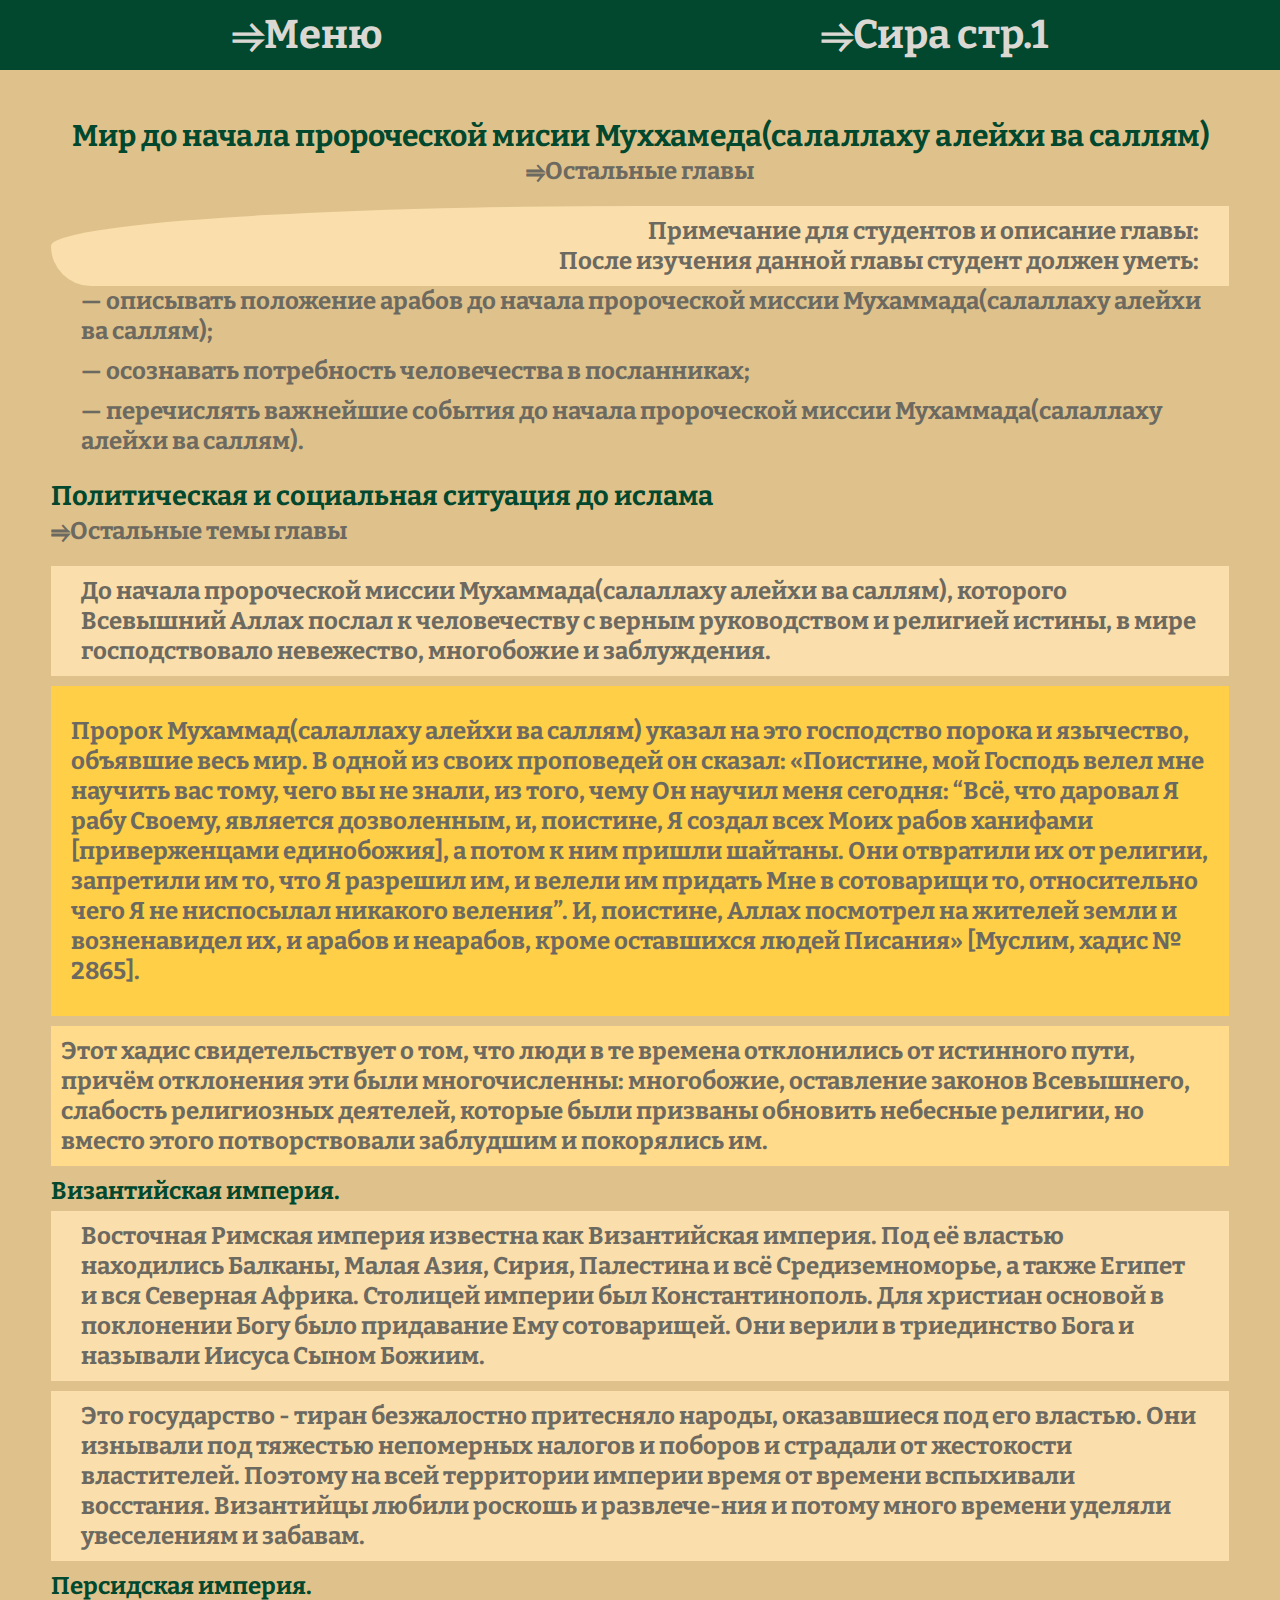
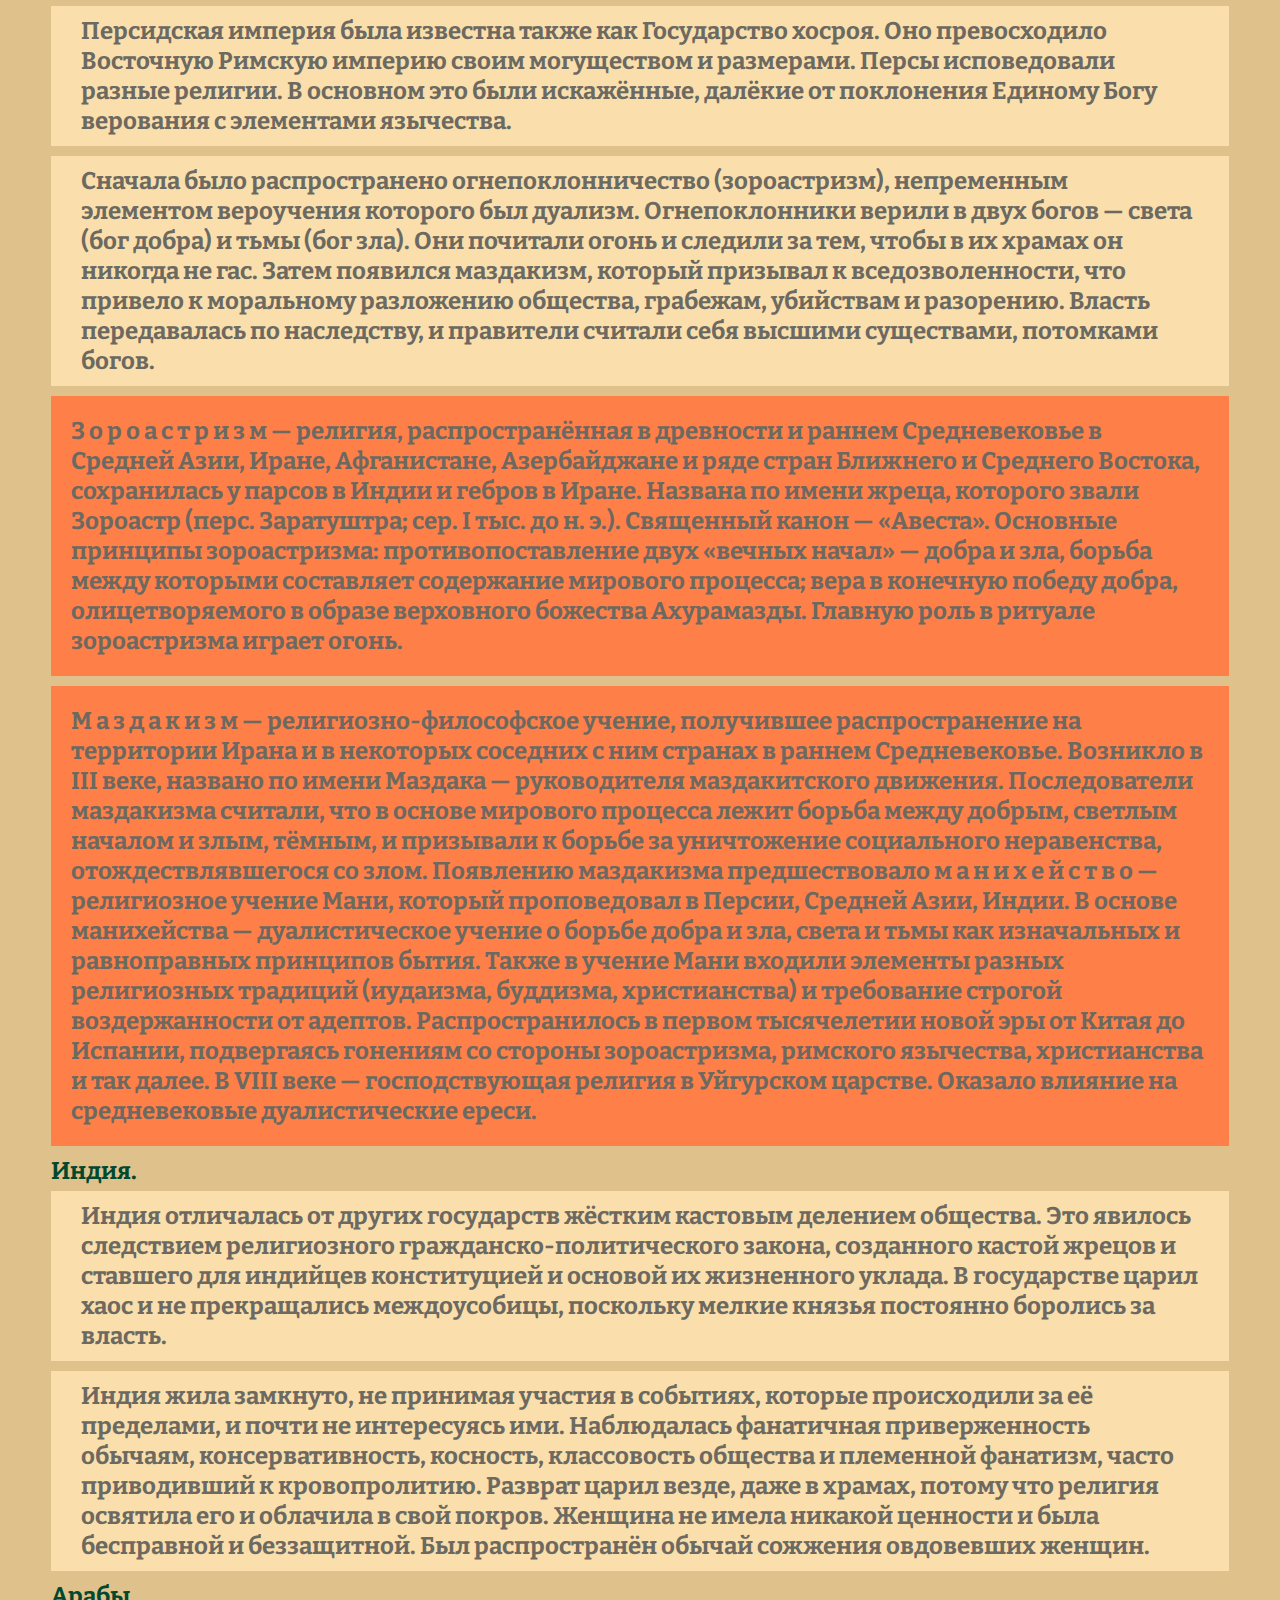
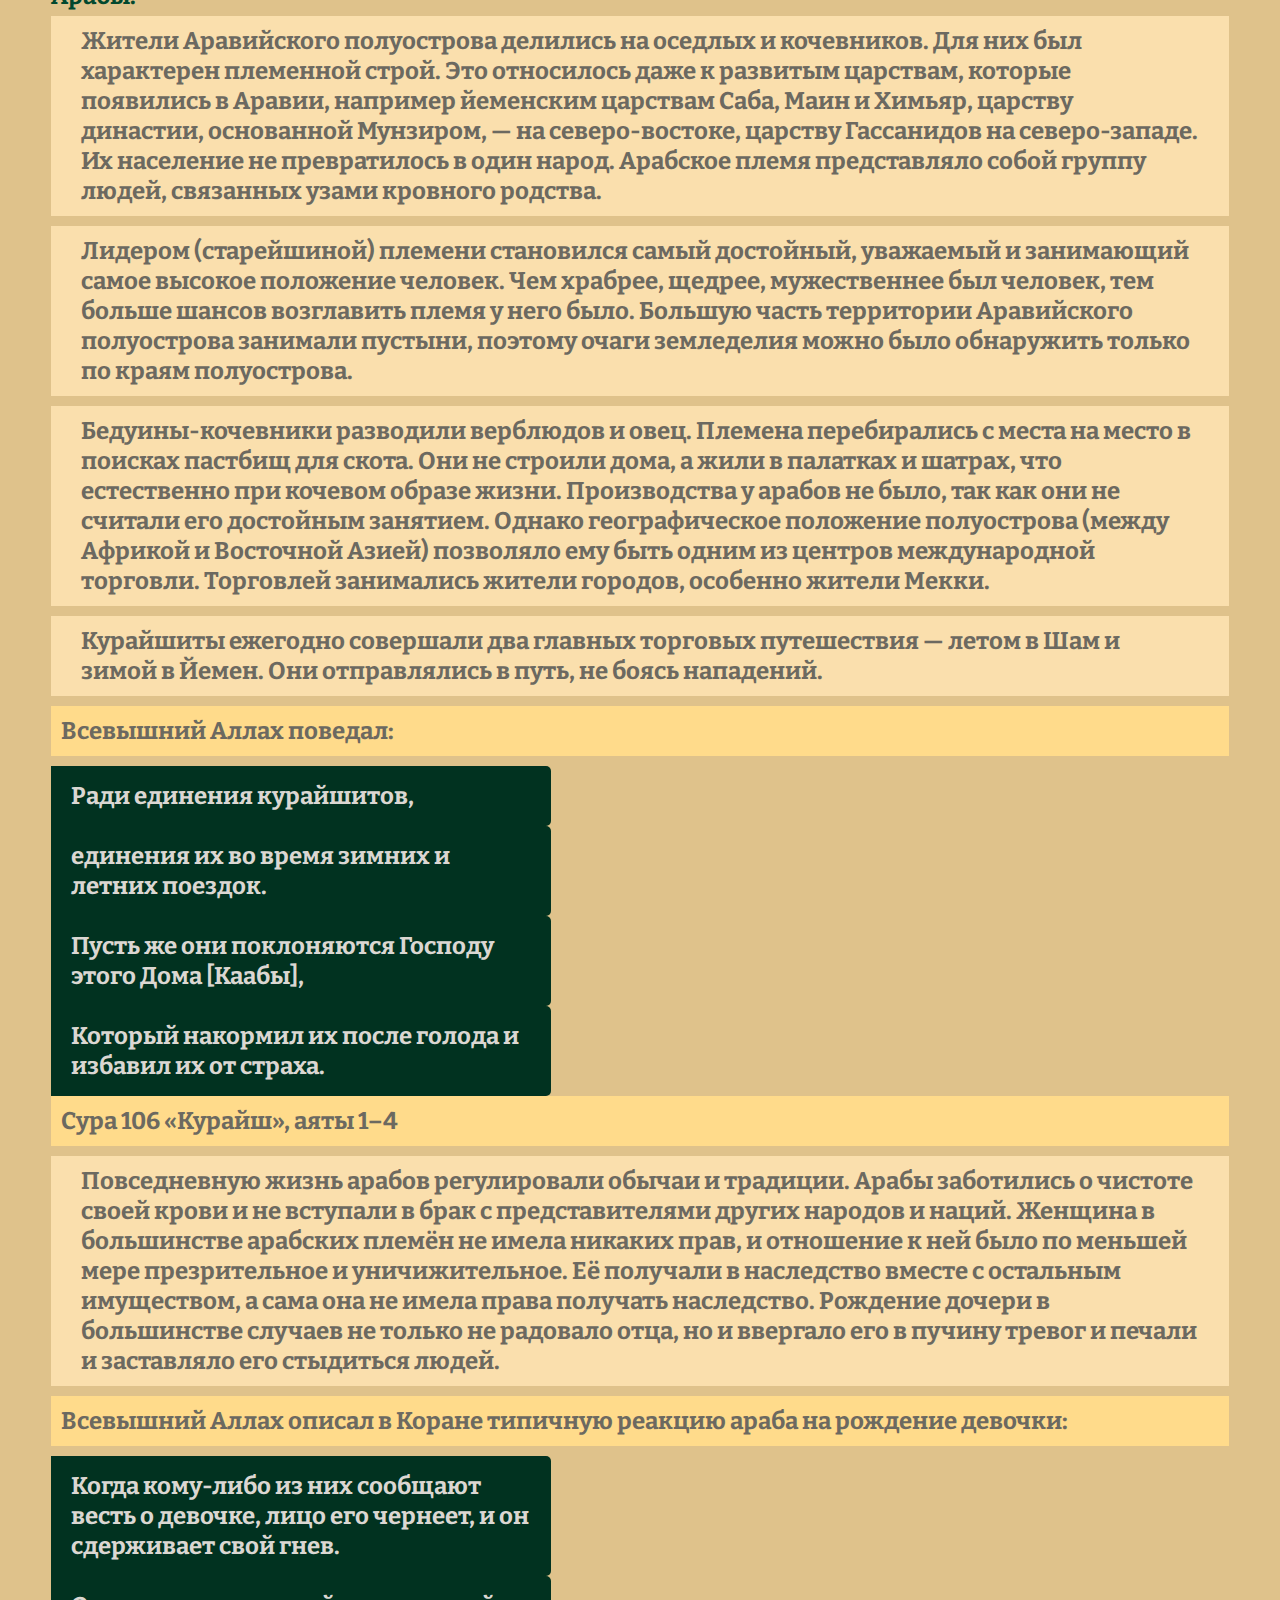
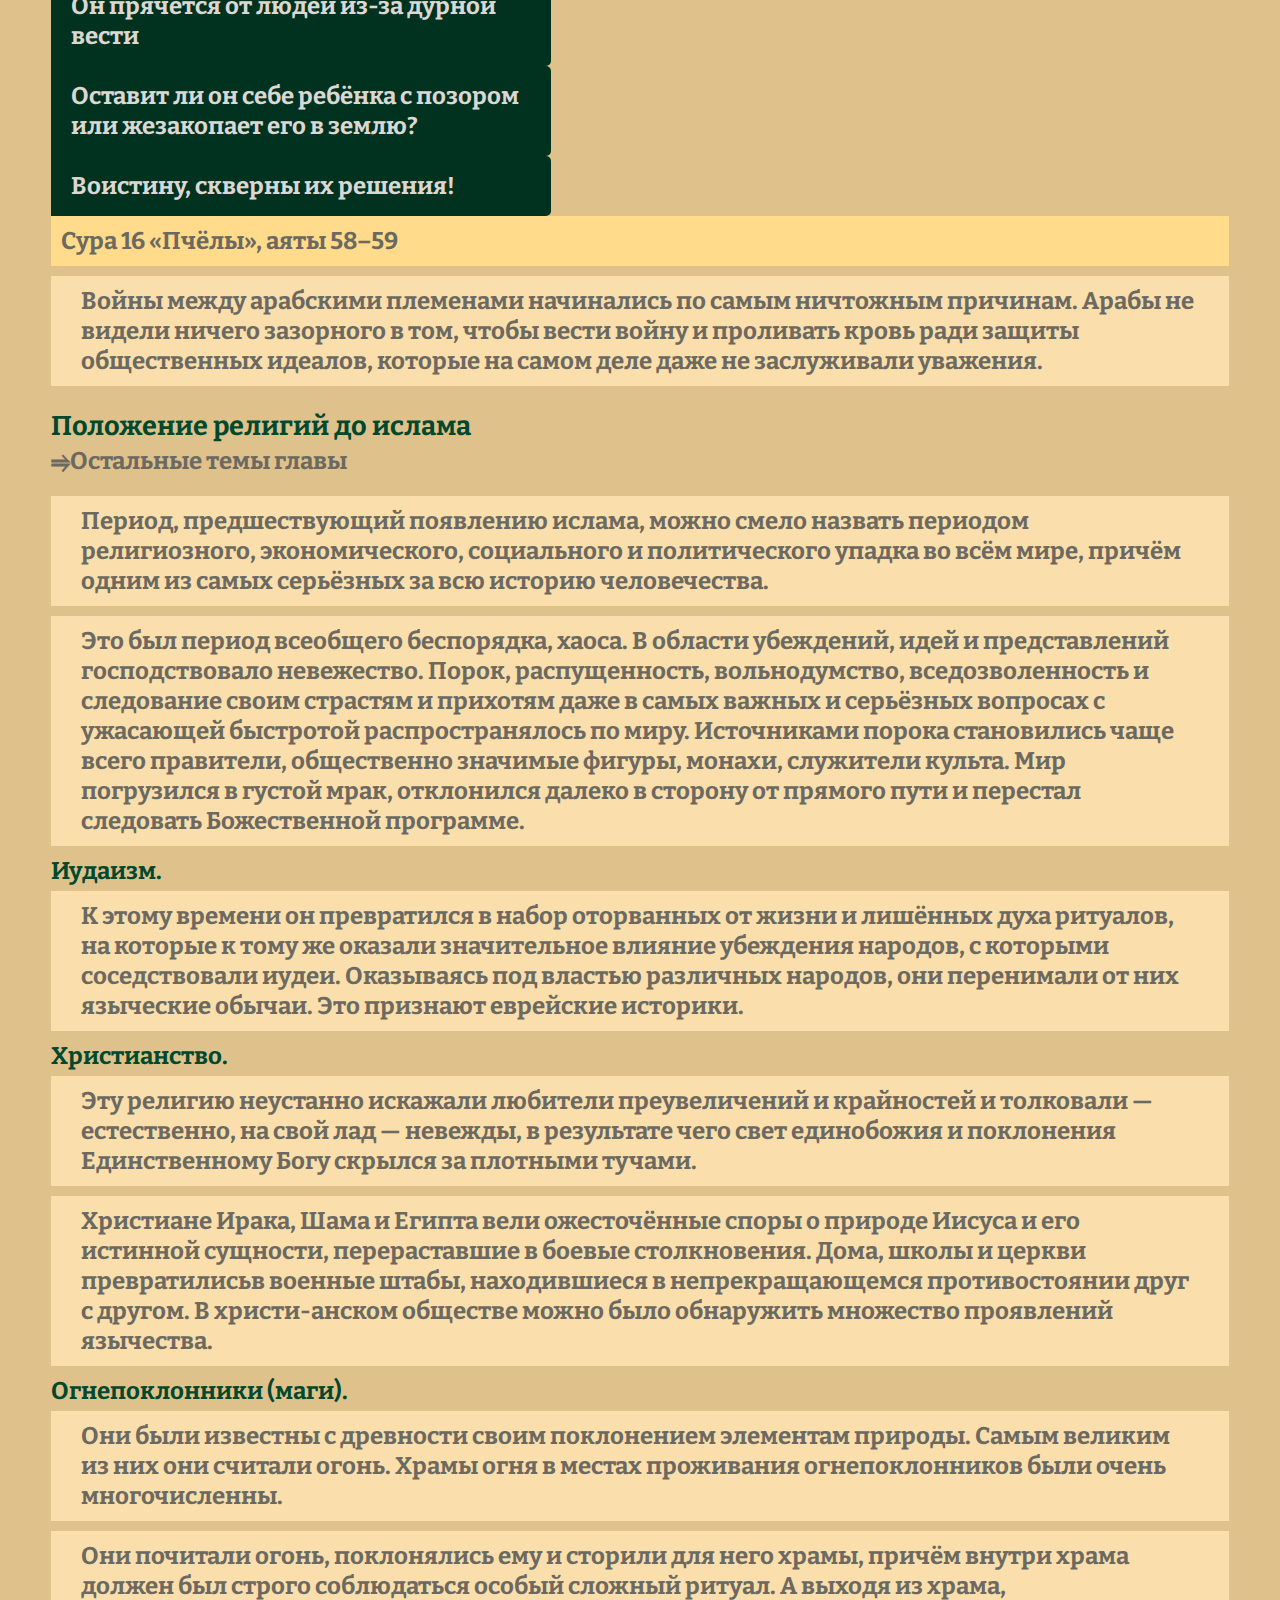
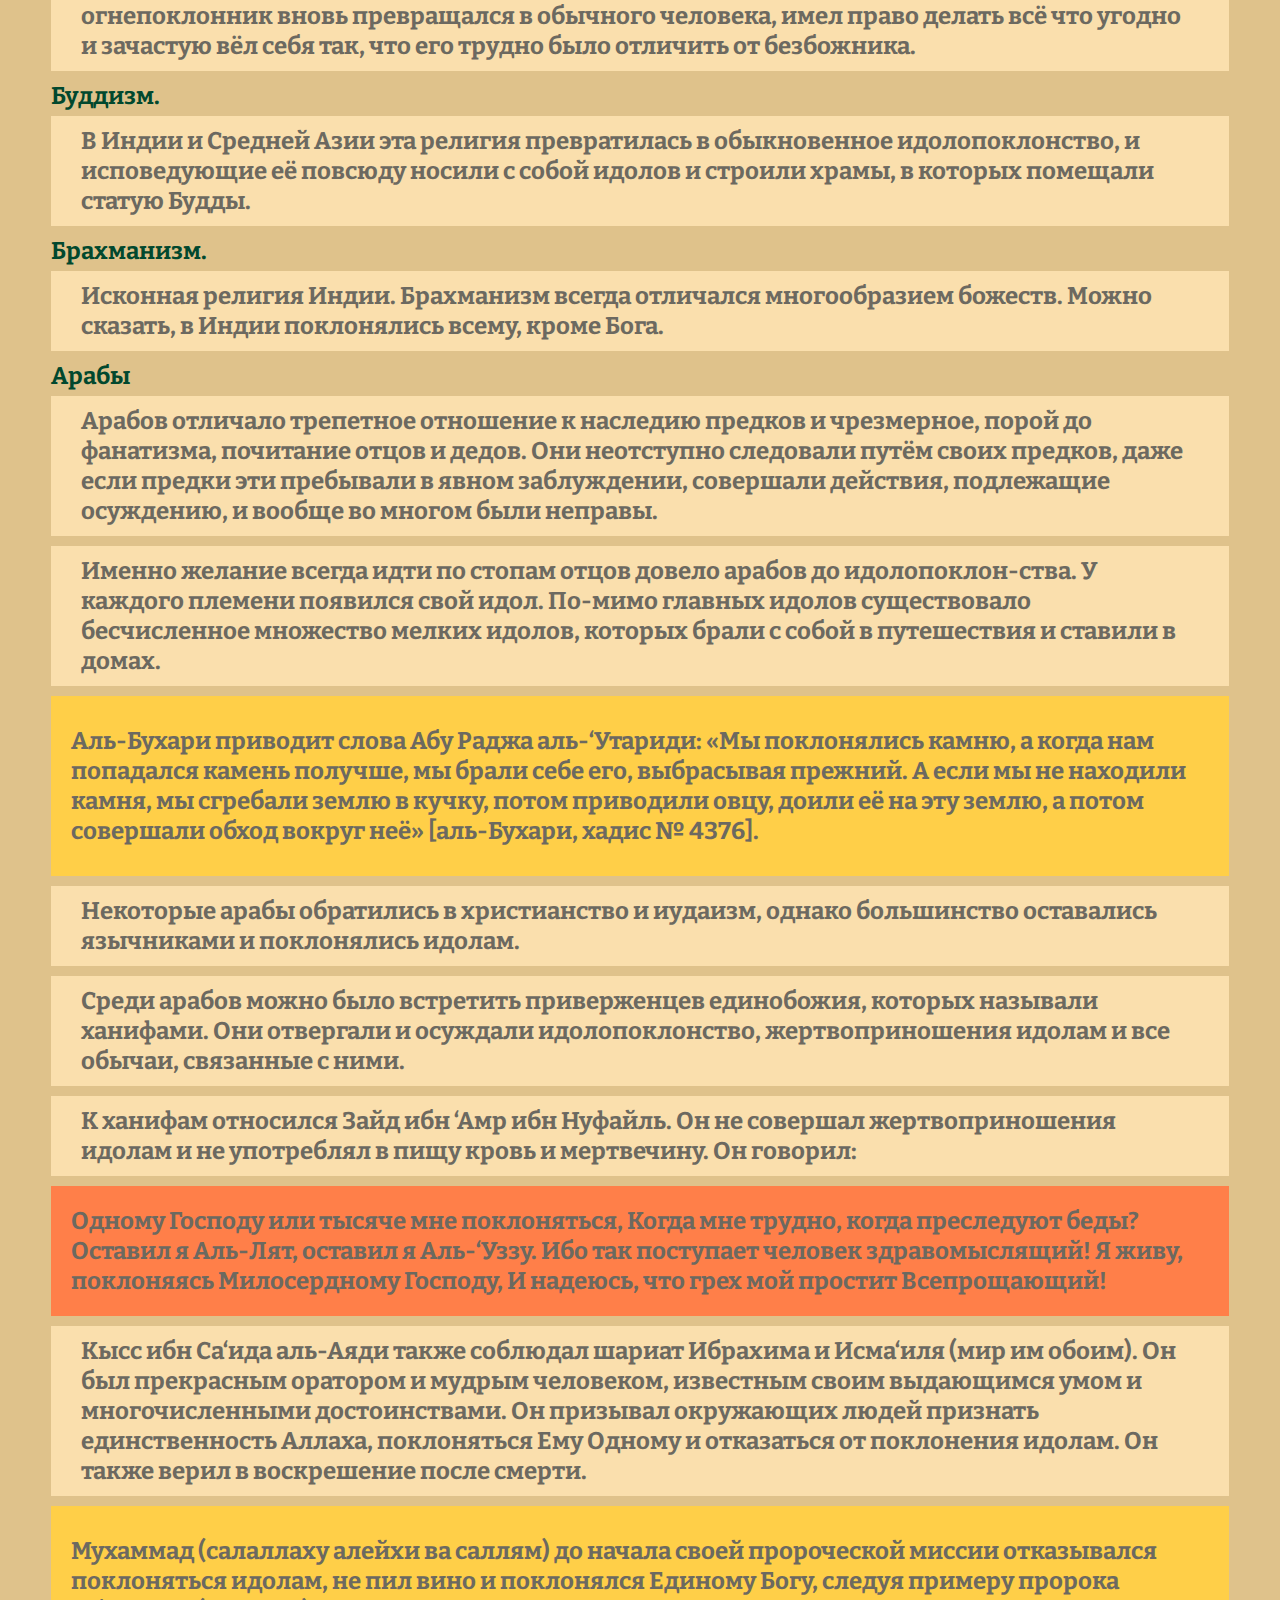
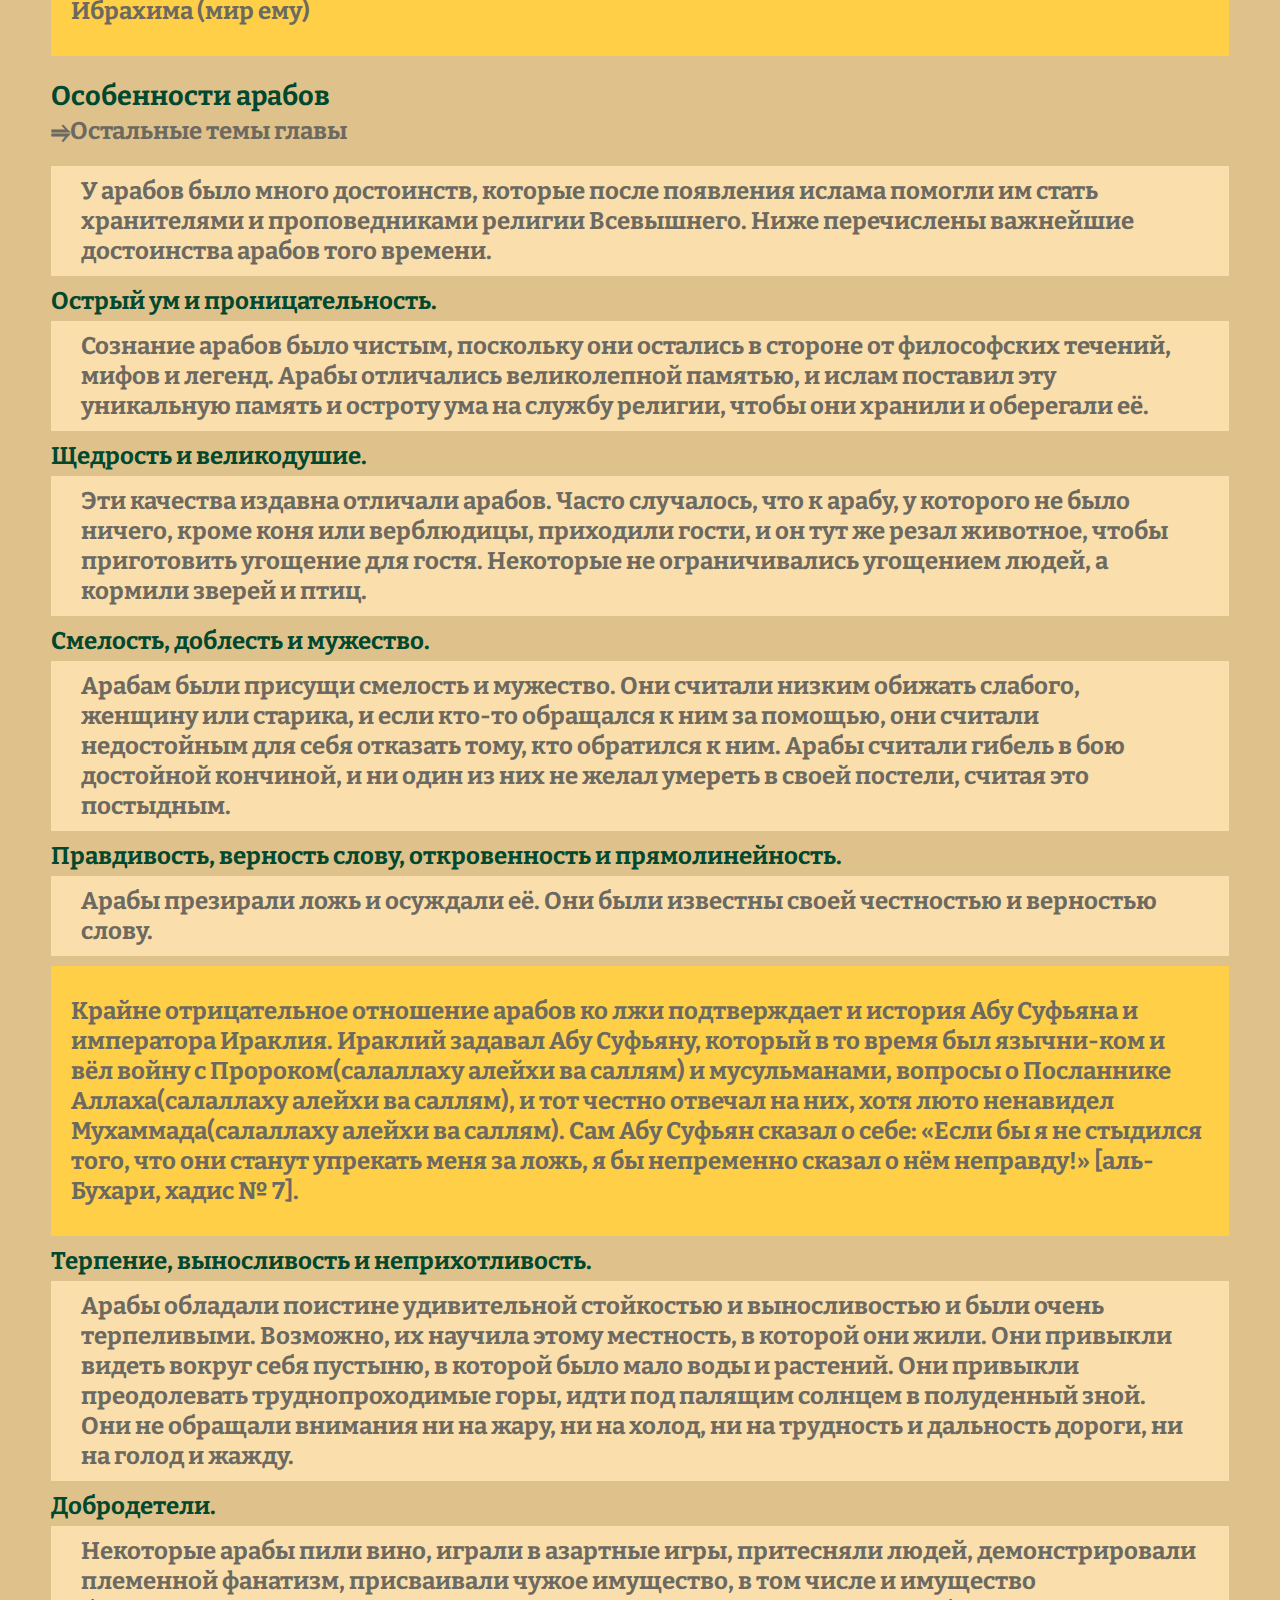
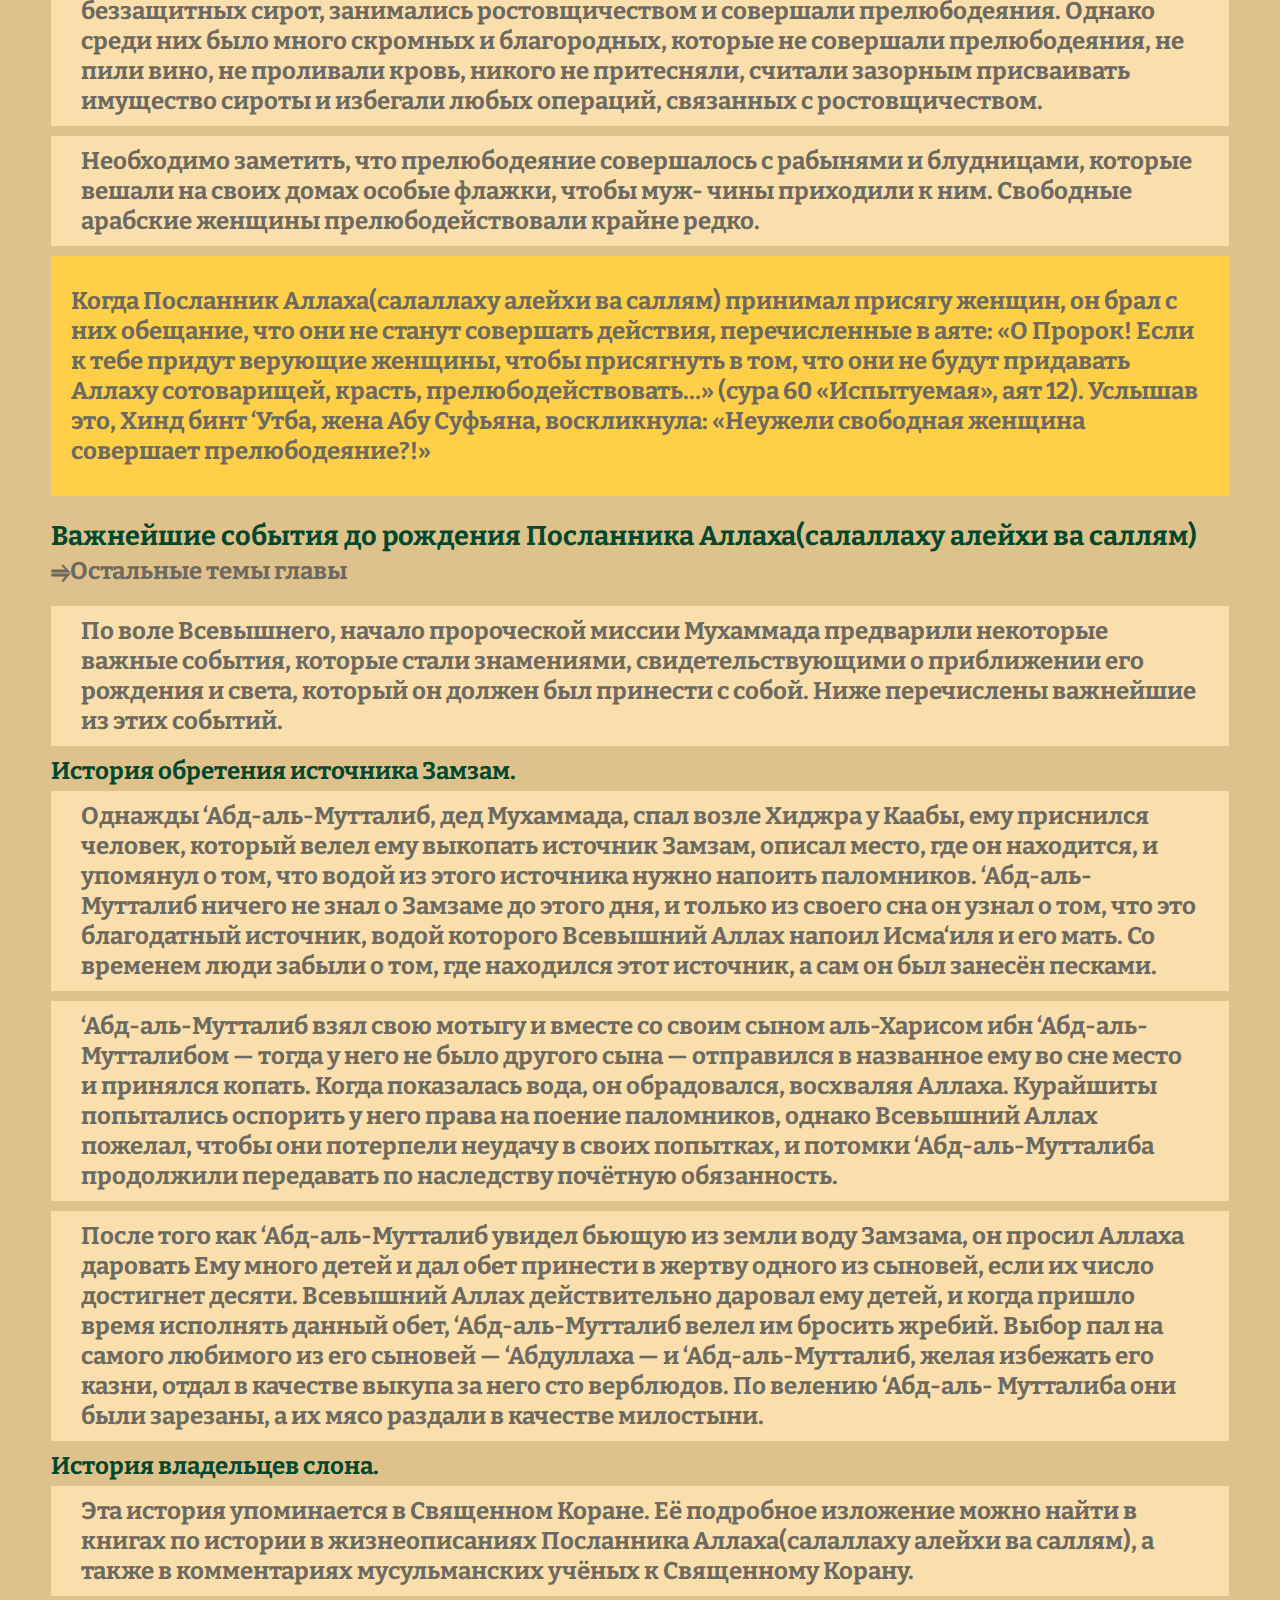
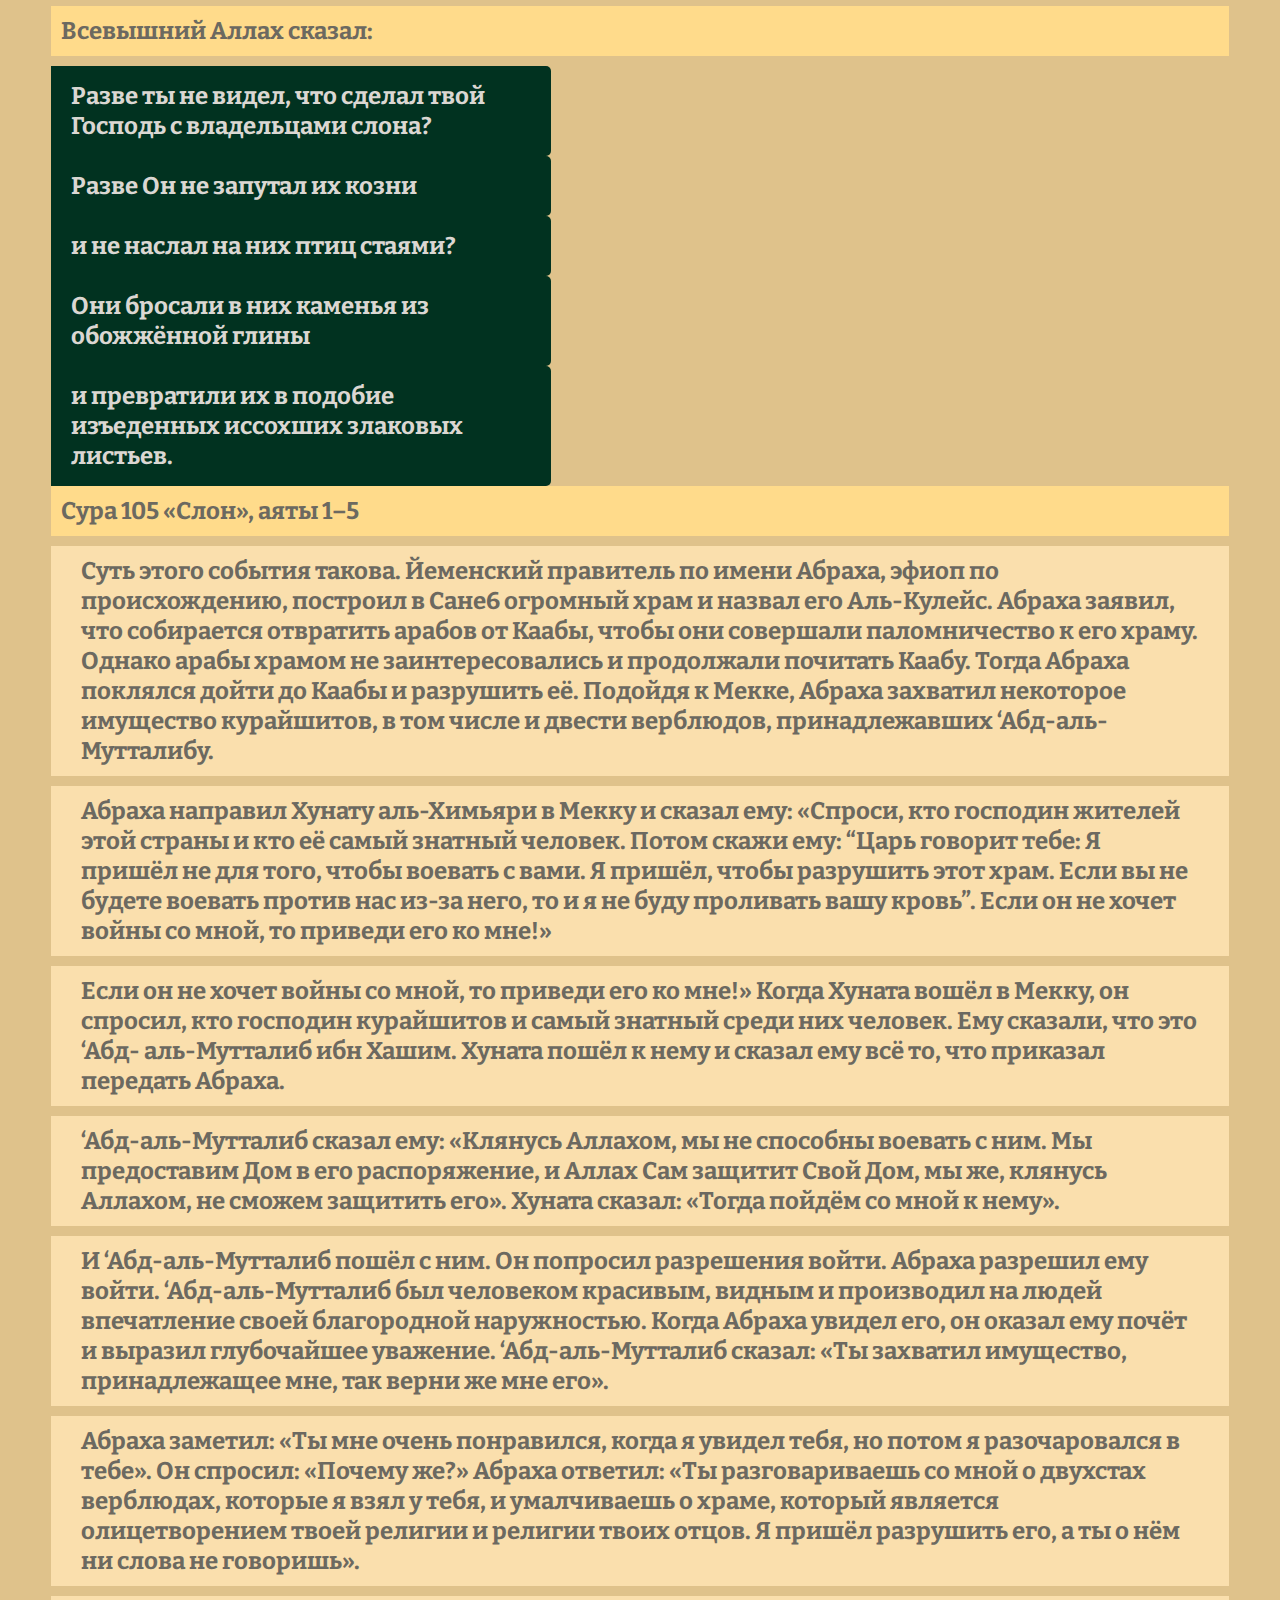
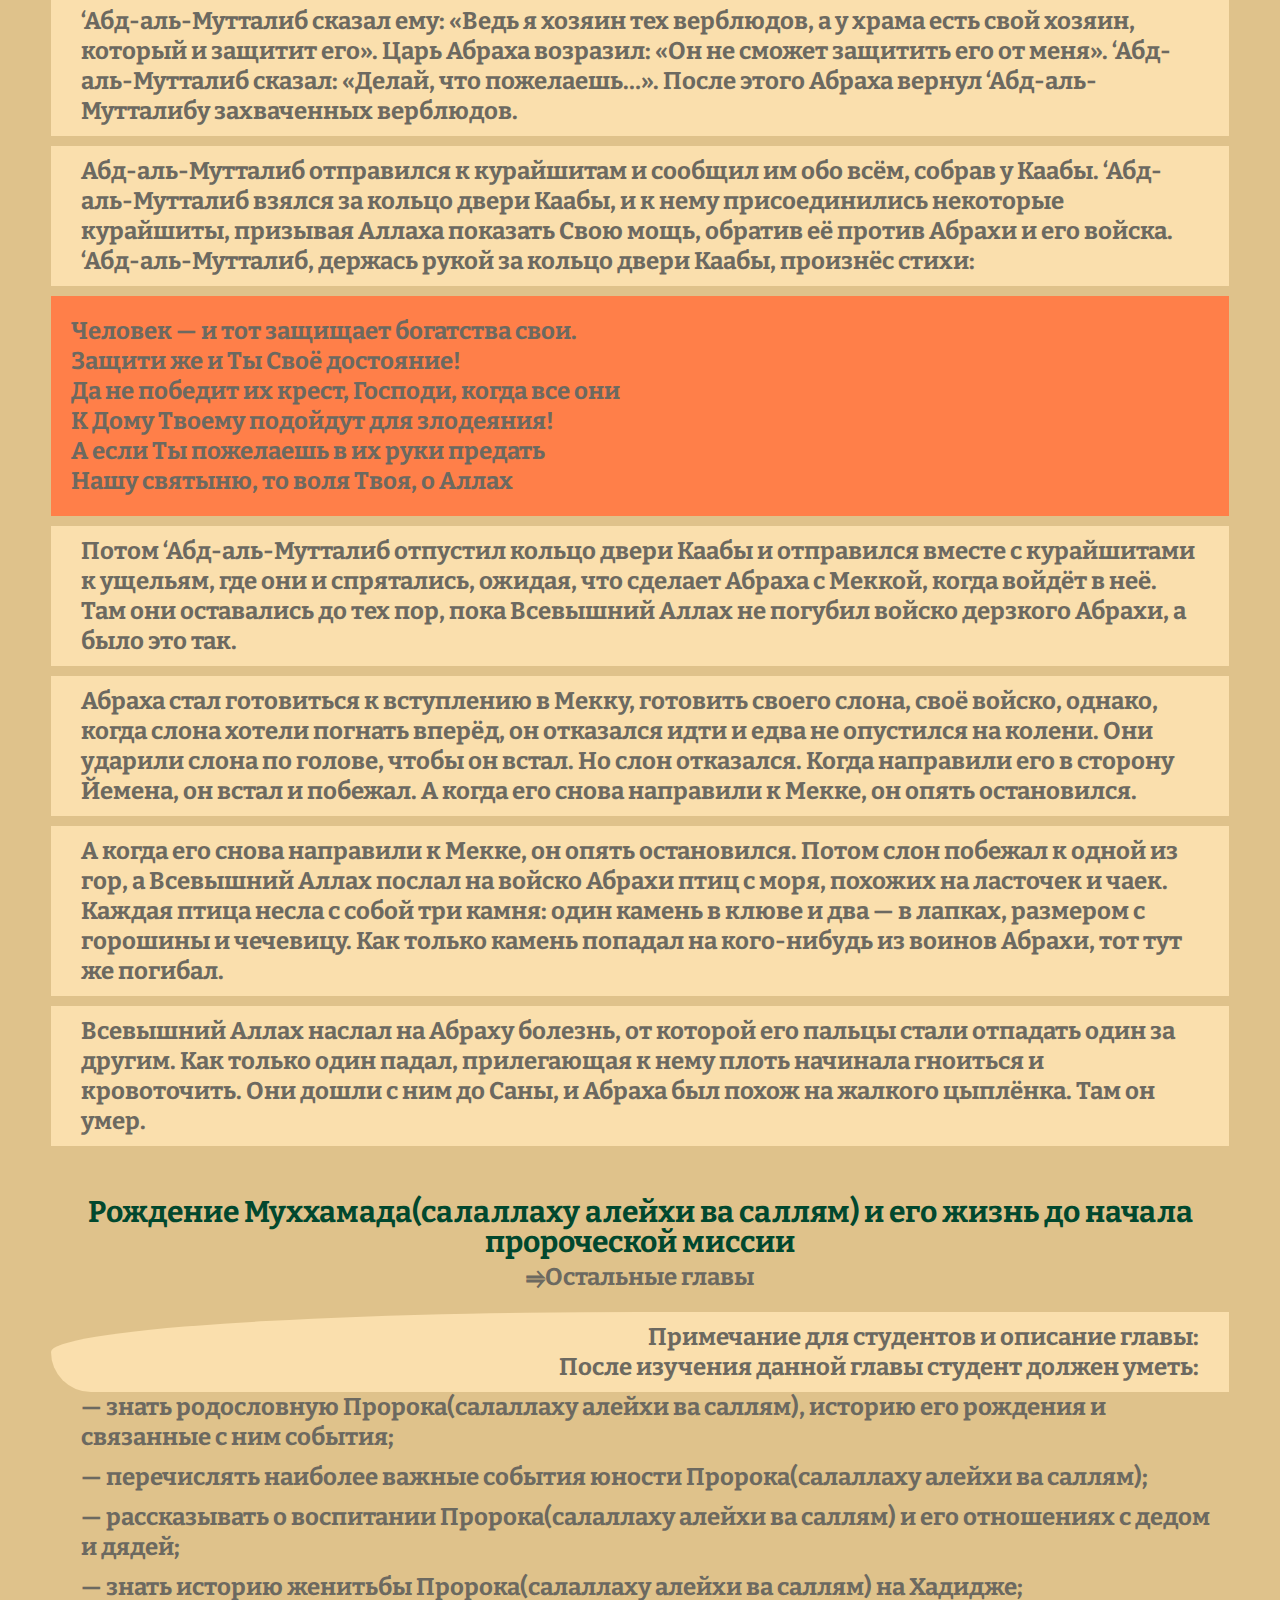
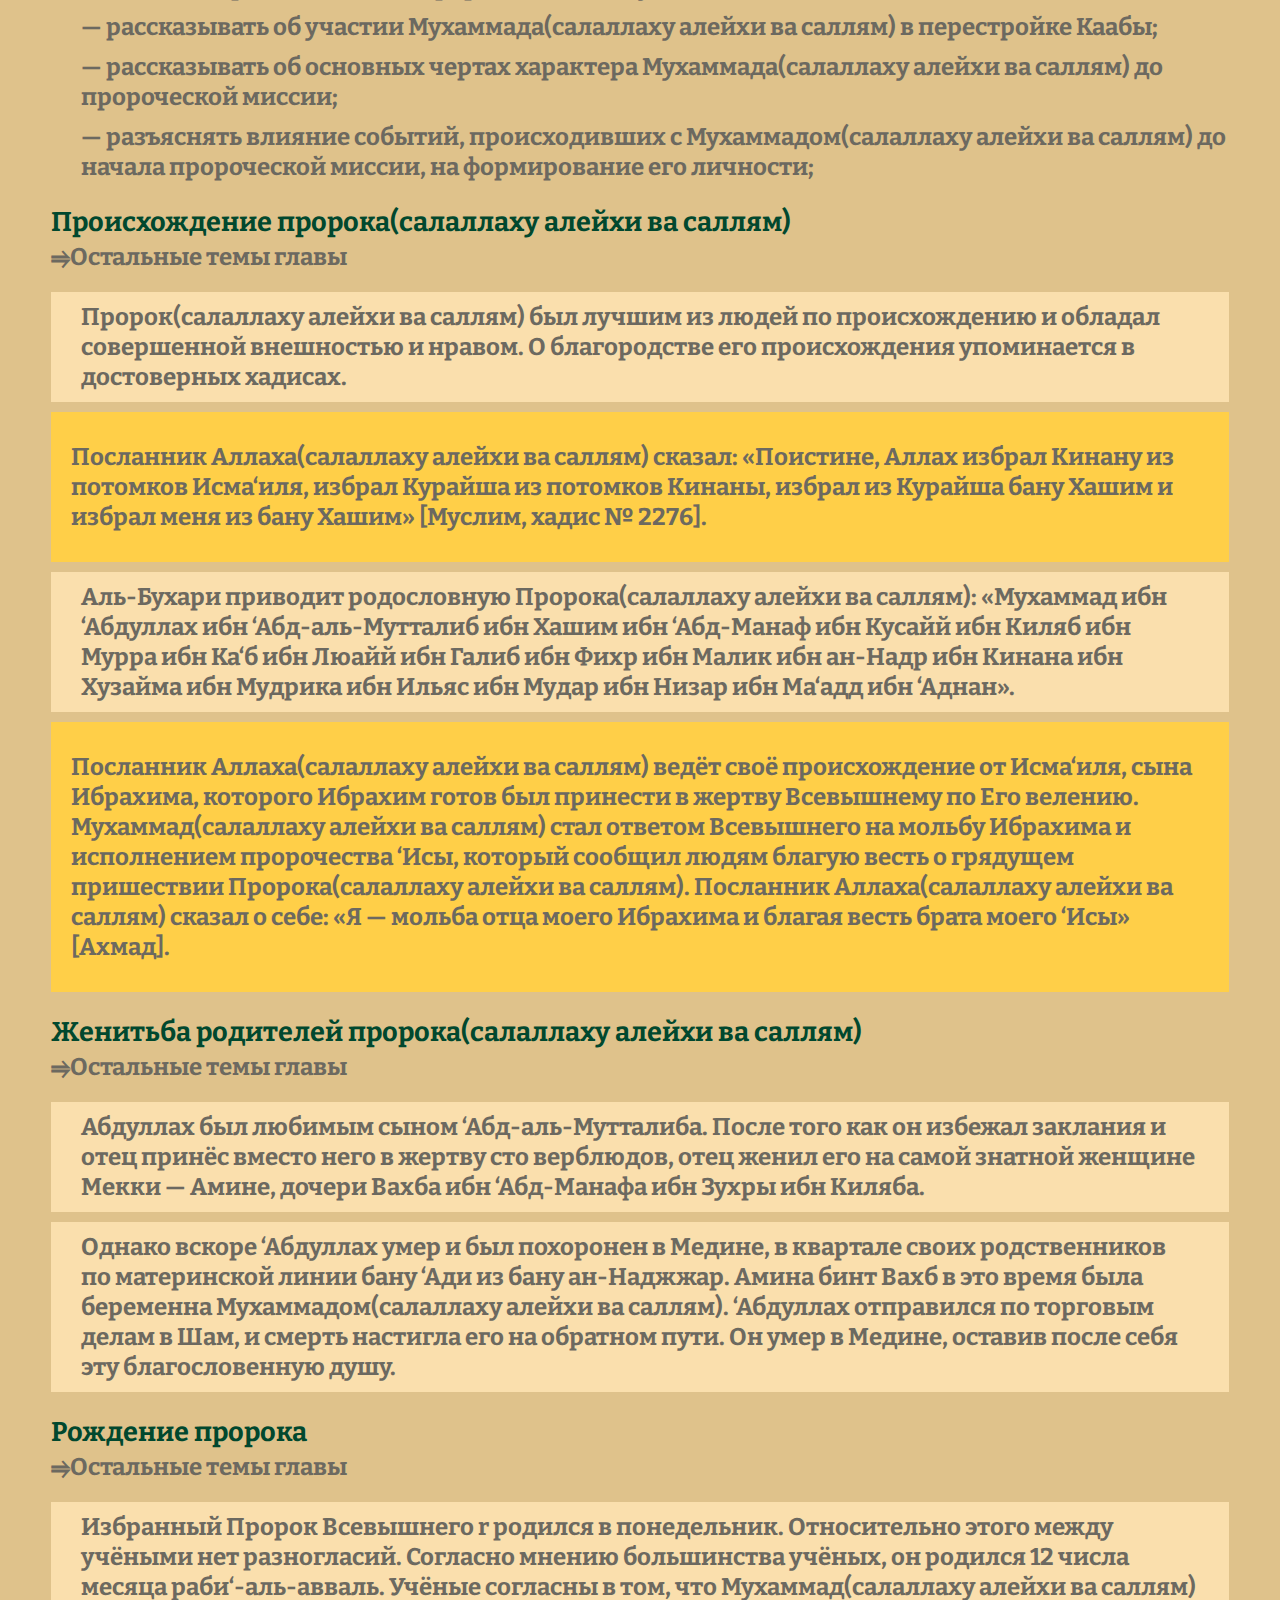
<file: index.html>
<html lang="ru">
<head>
    <meta charset="UTF-8">
    <meta name="viewport" content="width=device-width, initial-scale=1.0">
    <link rel="preconnect" href="https://fonts.googleapis.com">
<link rel="preconnect" href="https://fonts.gstatic.com" crossorigin>
<link href="https://fonts.googleapis.com/css2?family=Bitter:ital,wght@0,100..900;1,100..900&display=swap" rel="stylesheet">
    <link rel="stylesheet" href="style.css"/>
    <title>Сира послической мисии</title>
</head>
<body>
    <header>
         <nav class="Сира__навигация">
            <details class="Сира__НавCсылки">
             <summary>Меню</summary>
             <a href="https://ideya-edf-prigect.github.io/page-po-Tafsir/" class="Сира__сылкаРаздел">Тафсир</a>
             <a href="https://ideya-edf-prigect.github.io/page-po-Adab/" class="Сира__сылкаРаздел">Адаб</a>
             <a href="#" class="Сира__сылкаРаздел">Сира</a>
            </details>
            <details class="Сира__НавCсылки">
             <summary><h1>Сира стр.1</h1></summary>
             <a href="/page2.html" class="Сира__сылкаРаздел">Сира стр.2</a>
            </details>
          </nav>
    </header>
    <main>
        <section class="Сира" id="Глава1">
            <h2>Мир до начала пророческой мисии Муххамеда(салаллаху алейхи ва саллям)</h2>
            <details class="Сира__ГлавыCсылки">
             <summary>Остальные главы</summary>
             <a href="#Глава2" class="Сира__сылкаГлавы">Рождение Муххамада(салаллаху алейхи ва саллям) и его жизнь до начала пророческой миссии</a>
             <a href="#Глава3" class="Сира__сылкаГлавы">Начало пророческой миссии</a>
            </details>
             <p class="Сира__описаниеТемы">Примечание для студентов и описание главы: <br>
                  После изучения данной главы студент должен уметь: 
                   <ul class="Сира__Список">
                     <li class="Сира__пунктСписка">описывать положение арабов до начала пророческой миссии Мухаммада(салаллаху алейхи ва саллям);</li>  
                     <li class="Сира__пунктСписка">осознавать потребность человечества в посланниках;</li> 
                     <li class="Сира__пунктСписка">перечислять важнейшие события до начала пророческой миссии Мухаммада(салаллаху алейхи ва саллям).</li>
                   </ul>  
             </p>
            <article class="Сира__тема" id="Тема1.1">
                <h3>Политическая и социальная ситуация до ислама</h3>
                <details class="Сира__ТемыCсылки">
                  <summary>Остальные темы главы</summary>
                  <a href="#Тема1.2" class="Сира__сылкаТемы">Положение религий до ислама</a>
                  <a href="#Тема1.3" class="Сира__сылкаТемы">Особенности арабов</a>
                  <a href="#Тема1.4" class="Сира__сылкаТемы">Важнейшие события до рождения Посланника Аллаха(салаллаху алейхи ва саллям)</a>
                </details>
                <p class="Сира__История">До начала пророческой миссии Мухаммада(салаллаху алейхи ва саллям), которого Всевышний Аллах послал к человечеству  
                  с верным руководством и религией истины, в мире господствовало невежество, многобожие и заблуждения.
                </p>
                <p class="Сира__Сунна">Пророк Мухаммад(салаллаху алейхи ва саллям) указал на это господство порока и язычество, объявшие весь мир. В одной из своих проповедей он сказал: «Поистине, мой  
                  Господь велел мне научить вас тому, чего вы не знали, из того, чему Он научил меня сегодня: “Всё, что  
                  даровал Я рабу Своему, является дозволенным, и, поистине, Я создал всех Моих рабов ханифами [приверженцами единобожия], а потом к ним пришли  
                  шайтаны. Они отвратили их от религии, запретили им то, что Я разрешил им, и велели им придать  
                  Мне в сотоварищи то, относительно чего Я не ниспосылал никакого веления”. И, поистине, Аллах посмотрел на жителей земли и возненавидел их, и арабов и неарабов, кроме оставшихся людей Писания» 
                  [Муслим, хадис № 2865]. 
                </p>
                <p class="Сира__пояснение">Этот хадис свидетельствует о том, что люди  
                  в те времена отклонились от истинного пути, причём отклонения эти были многочисленны: многобожие, оставление законов Всевышнего, слабость  
                  религиозных деятелей, которые были призваны обновить небесные религии, но вместо этого потворствовали заблудшим и покорялись им. 
                </p>
                <h4>Византийская империя.</h4>
                <p class="Сира__История"> Восточная Римская империя известна как Византийская империя. Под  
                  её властью находились Балканы, Малая Азия, Сирия, Палестина и всё Средиземноморье, а также  
                  Египет и вся Северная Африка. Столицей империи был Константинополь. Для христиан основой в поклонении Богу было придавание Ему сотоварищей.  
                  Они верили в триединство Бога и называли Иисуса Сыном Божиим. 
                </p>
                <p class="Сира__История">Это государство - тиран безжалостно притесняло народы, оказавшиеся под его  
                  властью. Они изнывали под тяжестью непомерных налогов и поборов и страдали от жестокости властителей. Поэтому на всей территории империи время  
                  от времени вспыхивали восстания. 
                  Византийцы любили роскошь и развлече-ния и потому много времени уделяли увеселениям  
                  и забавам. 
                </p>
                <h4>Персидская империя.</h4>
                <p class="Сира__История">Персидская империя была известна также как Государство хосроя. Оно  
                  превосходило Восточную Римскую империю своим могуществом и размерами. Персы исповедовали разные религии. В основном это были искажённые,  
                  далёкие от поклонения Единому Богу верования с элементами язычества.
                </p>
                <p class="Сира__История"> Сначала было распространено огнепоклонничество (зороастризм), 
                  непременным элементом вероучения которого был дуализм.  
                  Огнепоклонники верили в двух богов — света (бог добра) и тьмы (бог зла). Они почитали огонь и следили за тем, чтобы в их храмах он никогда не гас. 
                  Затем появился маздакизм, который призывал к вседозволенности, что привело к моральному разложению  
                  общества, грабежам, убийствам и разорению. 
                  Власть передавалась по наследству, и правители считали себя высшими существами, потомками богов.
                </p>
                <p class="Сира__определения">З о р о а с т р и з м — религия, распространённая в древности  
                  и раннем Средневековье в Средней Азии, Иране, Афганистане, Азербайджане и ряде стран Ближнего и Среднего Востока, сохранилась у парсов в Индии и гебров в Иране. 
                  Названа по имени жреца, которого звали Зороастр (перс. Заратуштра; сер. I тыс. до н. э.). Священный канон — «Авеста». Основные принципы 
                  зороастризма: противопоставление двух «вечных начал» — добра и зла, борьба между которыми составляет содержание мирового  
                  процесса; вера в конечную победу добра, олицетворяемого в образе верховного божества Ахурамазды. Главную роль в ритуале  
                  зороастризма играет огонь. 
                </p>
                <p class="Сира__определения">М а з д а к и з м — религиозно-философское учение, получившее распространение на территории Ирана и в некоторых соседних с ним странах 
                  в раннем Средневековье. Возникло в III веке, названо по имени Маздака — руководителя маздакитского движения. Последователи маздакизма считали, что в основе мирового 
                  процесса лежит борьба между добрым, светлым началом и злым, тёмным, и призывали к борьбе за уничтожение социального неравенства, отождествлявшегося со злом. 
                  Появлению маздакизма предшествовало м а н и х е й с т в о — религиозное учение Мани, который проповедовал в Персии, Средней Азии, Индии. 
                  В основе манихейства — дуалистическое учение о борьбе добра и зла, света и тьмы как изначальных и равноправных  
                  принципов бытия. Также в учение Мани входили элементы разных религиозных традиций (иудаизма, буддизма, христианства)  
                  и требование строгой воздержанности от адептов. Распространилось в первом тысячелетии новой эры от Китая до Испании,  
                  подвергаясь гонениям со стороны зороастризма, римского язычества, христианства и так далее. В VIII веке — господствующая  
                  религия в Уйгурском царстве. Оказало влияние на средневековые дуалистические ереси. 
                </p>
                <h4>Индия.</h4>
                <p class="Сира__История">Индия отличалась от других государств жёстким кастовым делением общества. Это явилось 
                  следствием религиозного гражданско-политического закона, созданного кастой жрецов и ставшего для индийцев конституцией
                  и основой их жизненного уклада. В государстве царил хаос и не прекращались междоусобицы, поскольку мелкие князья постоянно 
                  боролись за власть.
                </p>
                <p class="Сира__История">Индия жила замкнуто, не принимая участия в событиях, которые происходили за её пределами, и почти не интересуясь
                  ими. Наблюдалась фанатичная приверженность обычаям, консервативность, косность, классовость общества  
                  и племенной фанатизм, часто приводивший к кровопролитию. Разврат царил везде, даже в храмах,  
                  потому что религия освятила его и облачила в свой покров. Женщина не имела никакой ценности  
                  и была бесправной и беззащитной. Был распространён обычай сожжения овдовевших женщин. 
                </p>
                <h4>Арабы.</h4>
                <p class="Сира__История">Жители Аравийского полуострова делились на оседлых и кочевников. Для них 
                  был характерен племенной строй. Это относилось даже к развитым царствам, которые появились в Аравии,  
                  например йеменским царствам Саба, Маин и Химьяр, царству династии, основанной Мунзиром, —  
                  на северо-востоке, царству Гассанидов на северо-западе. Их население не превратилось в один народ. 
                  Арабское племя представляло собой группу людей, связанных узами кровного родства. 
                </p>
                <p class="Сира__История">Лидером (старейшиной) племени 
                  становился самый достойный, уважаемый и занимающий самое высокое положение человек. Чем храбрее, щедрее, 
                  мужественнее был человек, тем больше шансов возглавить племя у него было. Большую часть территории Аравийского 
                  полуострова занимали пустыни, поэтому очаги земледелия можно было обнаружить только по краям полуострова.
                </p>
                <p class="Сира__История">
                  Бедуины-кочевники разводили верблюдов и овец. Племена перебирались с места на место в поисках пастбищ для скота.  
                  Они не строили дома, а жили в палатках и шатрах, что естественно при кочевом образе жизни. 
                  Производства у арабов не было, так как они не считали его  
                  достойным занятием. Однако географическое положение полуострова (между Африкой и Восточной Азией) позволяло  
                  ему быть одним из центров международной торговли. Торговлей занимались жители городов, особенно жители Мекки.  
                </p>
                <p class="Сира__История">Курайшиты ежегодно совершали два главных торговых путешествия — летом в Шам и зимой в Йемен. 
                  Они отправлялись в путь, не боясь нападений.
                </p>
                <p class="Сира__пояснение">Всевышний Аллах поведал:</p>
                <p class="Сира__РечьАллаха">
                  Ради единения курайшитов, 
                </p>
                <p class="Сира__РечьАллаха">
                  единения их во время зимних и летних поездок.
                </p>
                <p class="Сира__РечьАллаха">
                  Пусть же они поклоняются Господу этого Дома [Каабы], 
                </p>
                <p class="Сира__РечьАллаха">
                  Который накормил их  после голода и избавил их от страха.
                </p>
                <p class="Сира__пояснение">Сура 106 «Курайш», аяты 1–4</p>
                <p class="Сира__История">Повседневную жизнь арабов регулировали обычаи  
                  и традиции. Арабы заботились о чистоте своей крови и не вступали в брак с 
                  представителями других народов и наций. Женщина в большинстве арабских племён не 
                  имела никаких прав, и отношение к ней было по меньшей мере презрительное и уничижительное. 
                  Её получали в наследство вместе с остальным имуществом, а сама она не имела права  
                  получать наследство. Рождение дочери в большинстве случаев не только не радовало отца, 
                  но и ввергало его в пучину тревог и печали и заставляло его стыдиться людей.
                </p>
                <p class="Сира__пояснение"> Всевышний Аллах описал в Коране типичную реакцию 
                    араба на рождение девочки:
                </p>
                <p class="Сира__РечьАллаха">
                  Когда кому-либо из них сообщают весть о девочке, лицо его чернеет, и он сдерживает  
                  свой гнев. 
                </p>
                <p class="Сира__РечьАллаха">
                   Он прячется от людей из-за дурной вести
                </p>
                <p class="Сира__РечьАллаха">
                  Оставит ли он себе ребёнка с позором или жезакопает его в землю?  
                </p>
                <p class="Сира__РечьАллаха">
                  Воистину, скверны их решения! 
                </p>
                <p class="Сира__пояснение">Сура 16 «Пчёлы», аяты 58–59</p>
                <p class="Сира__История">Войны между арабскими племенами начинались  
                  по самым ничтожным причинам. Арабы не видели ничего зазорного в том, чтобы вести войну  
                  и проливать кровь ради защиты общественных идеалов, которые на самом деле даже не 
                  заслуживали уважения.
                </p>
            </article>
            <article class="Сира__тема" id="Тема1.2">
                <h3>Положение религий до ислама</h3>
                <details class="Сира__ТемыCсылки">
                  <summary>Остальные темы главы</summary>
                  <a href="#Тема1.1" class="Сира__сылкаТемы">Политическая и социальная ситуация до ислама</a>
                  <a href="#Тема1.3" class="Сира__сылкаТемы">Особенности арабов</a>
                  <a href="#Тема1.4" class="Сира__сылкаТемы">Важнейшие события до рождения Посланника Аллаха(салаллаху алейхи ва саллям)</a>
                </details>
                <p class="Сира__История">Период, предшествующий появлению ислама, можно смело 
                  назвать периодом религиозного, экономического, социального и политического упадка во  
                  всём мире, причём одним из самых серьёзных за  
                  всю историю человечества. 
                </p>
                <p class="Сира__История"> Это был период всеобщего беспорядка, хаоса. В области убеждений, 
                  идей и представлений господствовало невежество. Порок, распущенность, вольнодумство, вседозволенность 
                  и следование своим страстям и прихотям даже в самых важных и серьёзных вопросах с 
                  ужасающей быстротой распространялось по миру. Источниками порока становились чаще всего 
                  правители, общественно значимые фигуры, монахи, служители культа. Мир погрузился в густой мрак,  
                  отклонился далеко в сторону от прямого пути и перестал следовать Божественной программе.
                </p>
                <h4>Иудаизм.</h4>
                <p class="Сира__История">К этому времени он превратился  
                  в набор оторванных от жизни и лишённых духа ритуалов, на которые к тому же оказали значительное  
                  влияние убеждения народов, с которыми соседствовали иудеи. Оказываясь под властью различных 
                  народов, они перенимали от них языческие обычаи.  
                  Это признают еврейские историки. 
                </p>
                <h4>Христианство.</h4>
                <p class="Сира__История">Эту религию неустанно искажали любители преувеличений и крайностей  
                  и толковали — естественно, на свой лад — невежды, в результате чего свет единобожия и 
                  поклонения Единственному Богу скрылся за плотными тучами.  
                </p>
                <p class="Сира__История"> Христиане Ирака, Шама и Египта вели  
                  ожесточённые споры о природе Иисуса и его истинной сущности, перераставшие в боевые столкновения. 
                  Дома, школы и церкви превратилисьв военные штабы, находившиеся в непрекращающемся противостоянии 
                  друг с другом. В христи-анском обществе можно было обнаружить множество проявлений язычества. 
                </p>
              <h4>Огнепоклонники (маги).</h4>
              <p class="Сира__История"> Они были известны  
                с древности своим поклонением элементам природы. Самым великим из них они считали огонь. 
                Храмы огня в местах проживания огнепоклонников  
                были очень многочисленны.
              </p>
              <p class="Сира__История">Они почитали огонь, поклонялись ему и сторили для него храмы, причём
                внутри храма должен был строго соблюдаться особый сложный ритуал. А выходя из храма, 
               огнепоклонник вновь превращался в обычного человека,  
               имел право делать всё что угодно и зачастую вёл себя так, что его трудно было отличить от безбожника.
              </p>
              <h4>Буддизм.</h4>
              <p class="Сира__История">В Индии и Средней Азии эта религия превратилась в обыкновенное идолопоклонство,  
                и исповедующие её повсюду носили с собой идолов  
                и строили храмы, в которых помещали статую Будды. 
              </p>
              <h4>Брахманизм.</h4>
              <p class="Сира__История">Исконная религия Индии. Брахманизм всегда отличался многообразием божеств. 
                Можно сказать, в Индии поклонялись всему, кроме Бога. 
              </p>
              <h4>Арабы</h4>
              <p class="Сира__История">Арабов отличало трепетное отношение к наследию предков и чрезмерное, порой до 
                фанатизма, почитание отцов и дедов. Они неотступно  
                следовали путём своих предков, даже если предки эти пребывали в явном заблуждении, 
                совершали действия, подлежащие осуждению, и вообще во многом были неправы. 
              </p>
              <p class="Сира__История">Именно желание всегда идти по стопам отцов довело арабов до 
                идолопоклон-ства. У каждого племени появился свой идол. По-мимо главных идолов существовало бесчисленное  
                множество мелких идолов, которых брали с собой  
                в путешествия и ставили в домах. 
              </p>
              <p class="Сира__Сунна">Аль-Бухари приводит слова Абу Раджа аль-‘Утариди: «Мы поклонялись камню, а когда 
                нам попадался камень получше, мы брали себе его, выбрасывая прежний. А если мы не находили камня, мы  
                сгребали землю в кучку, потом приводили овцу, доили её на эту землю, а потом совершали обход вокруг неё» 
                [аль-Бухари, хадис № 4376]. 
              </p>
              <p class="Сира__История">Некоторые арабы обратились в христианство  
                и иудаизм, однако большинство оставались язычниками и поклонялись идолам. 
              </p>
              <p class="Сира__История">Среди арабов можно  
                было встретить приверженцев единобожия, которых называли ханифами. Они отвергали и осуждали идолопоклонство, жертвоприношения идолам  
                и все обычаи, связанные с ними. 
              </p>
              <p class="Сира__История">К ханифам относился Зайд ибн ‘Амр ибн Нуфайль. Он не совершал жертвоприношения 
                идолам и не употреблял в пищу кровь и мертвечину.  
                Он говорил:
              </p>
              <p class="Сира__определения">Одному Господу или тысяче мне поклоняться, 
                Когда мне трудно, когда преследуют беды? Оставил я Аль-Лят, оставил я Аль-‘Уззу.
                Ибо так поступает человек здравомыслящий! 
                Я живу, поклоняясь Милосердному Господу, 
                И надеюсь, что грех мой  
                простит Всепрощающий!
              </p>
              <p class="Сира__История">Кысс ибн Са‘ида аль-Аяди также соблюдал шариат  
                Ибрахима и Исма‘иля (мир им обоим). Он был прекрасным оратором и мудрым человеком, 
                известным своим выдающимся умом и многочисленными  
                достоинствами. Он призывал окружающих людей  
                признать единственность Аллаха, поклоняться Ему  
                Одному и отказаться от поклонения идолам. Он также верил в воскрешение после смерти. 
              </p>
              <p class="Сира__Сунна">Мухаммад (салаллаху алейхи ва саллям) до начала своей пророческой миссии
                отказывался поклоняться идолам, не пил вино и поклонялся Единому Богу, следуя примеру пророка Ибрахима (мир ему)
              </p>
            </article>
            <article class="Сира__тема" id="Тема1.3">
              <h3>Особенности арабов</h3>
              <details class="Сира__ТемыCсылки">
                  <summary>Остальные темы главы</summary>
                  <a href="#Тема1.1" class="Сира__сылкаТемы">Политическая и социальная ситуация до ислама</a>
                  <a href="#Тема1.2" class="Сира__сылкаТемы">Положение религий до ислама</a>
                  <a href="#Тема1.4" class="Сира__сылкаТемы">Важнейшие события до рождения Посланника Аллаха(салаллаху алейхи ва саллям)</a>
                </details>
              <p class="Сира__История">У арабов было много достоинств, которые после появления ислама помогли им 
                стать хранителями и проповедниками религии Всевышнего. Ниже перечислены важнейшие достоинства арабов того времени. 
              </p>
              <h4>Острый ум и проницательность.</h4>
              <p class="Сира__История"> Сознание  
                арабов было чистым, поскольку они остались в стороне от философских течений, мифов и легенд.  
                Арабы отличались великолепной памятью, и ислам  
                поставил эту уникальную память и остроту ума на  
                службу религии, чтобы они хранили и оберегали её.
              </p>
              <h4>Щедрость и великодушие.</h4>
              <p class="Сира__История">Эти качества издавна отличали арабов. Часто случалось, что к арабу, 
                у которого не было ничего, кроме коня или верблюдицы,  
                приходили гости, и он тут же резал животное, чтобы  
                приготовить угощение для гостя. Некоторые не ограничивались угощением людей, а кормили зверей и птиц.
              </p>
              <h4>Смелость, доблесть и мужество.</h4>
              <p class="Сира__История">Арабам были присущи смелость и мужество. Они считали низким обижать слабого, 
                женщину или старика, и если кто-то обращался к ним за помощью, они считали  
                недостойным для себя отказать тому, кто обратился  
                к ним. Арабы считали гибель в бою достойной кончиной, и ни один из них не желал умереть в своей  
                постели, считая это постыдным. 
              </p>
              <h4>Правдивость, верность слову, откровенность и прямолинейность.</h4>
              <p class="Сира__История"> Арабы презирали ложь  
                и осуждали её. Они были известны своей честностью и верностью слову. 
              </p>
              <p class="Сира__Сунна">Крайне отрицательное отношение арабов ко лжи подтверждает и история  
                Абу Суфьяна и императора Ираклия. Ираклий задавал Абу Суфьяну, который в то время был 
                язычни-ком и вёл войну с Пророком(салаллаху алейхи ва саллям) и мусульманами, вопросы о Посланнике 
                Аллаха(салаллаху алейхи ва саллям), и тот честно отвечал  
                на них, хотя люто ненавидел Мухаммада(салаллаху алейхи ва саллям). Сам Абу  
                Суфьян сказал о себе: «Если бы я не стыдился того,  
                что они станут упрекать меня за ложь, я бы непременно сказал о нём неправду!» [аль-Бухари, хадис № 7]. 
              </p>
              <h4>Терпение, выносливость и неприхотливость.</h4>
              <p class="Сира__История">Арабы обладали поистине удивительной стойкостью и выносливостью и были очень терпеливыми.  
                Возможно, их научила этому местность, в которой они жили. Они привыкли видеть вокруг себя пустыню, 
                в которой было мало воды и растений. Они привыкли преодолевать труднопроходимые горы, идти  
                под палящим солнцем в полуденный зной. Они не обращали внимания ни на жару, ни на холод, ни на  
                трудность и дальность дороги, ни на голод и жажду.
              </p>
              <h4>Добродетели.</h4>
              <p class="Сира__История">Некоторые арабы пили вино, играли в азартные игры, притесняли людей, 
                демонстрировали племенной фанатизм, присваивали чужое имущество, в том числе и имущество  
                беззащитных сирот, занимались ростовщичеством  
                и совершали прелюбодеяния. Однако среди них было много скромных и благородных, которые не 
                совершали прелюбодеяния, не пили вино, не проливали кровь, никого не притесняли, считали зазорным  
                присваивать имущество сироты и избегали любых операций, связанных с ростовщичеством. 
              </p>
              <p class="Сира__История">Необходимо заметить, что прелюбодеяние совершалось с рабынями и блудницами, 
                которые вешали на своих домах особые флажки, чтобы муж- 
                чины приходили к ним. Свободные арабские  
                женщины прелюбодействовали крайне редко. 
              </p>
              <p class="Сира__Сунна">Когда Посланник Аллаха(салаллаху алейхи ва саллям) принимал присягу  
                женщин, он брал с них обещание, что они не станут  
                совершать действия, перечисленные в аяте: «О Пророк! Если к тебе придут верующие женщины, чтобы присягнуть 
                в том, что они не будут придавать  
                Аллаху сотоварищей, красть, прелюбодействовать…» (сура 60 «Испытуемая», аят 12). Услышав  
                это, Хинд бинт ‘Утба, жена Абу Суфьяна, воскликнула: «Неужели свободная женщина совершает  
                прелюбодеяние?!»
              </p>
            </article>
            <article class="Сира__тема" id="Тема1.4">
              <h3>Важнейшие события до рождения Посланника Аллаха(салаллаху алейхи ва саллям)</h3>
              <details class="Сира__ТемыCсылки">
                  <summary>Остальные темы главы</summary>
                  <a href="#Тема1.1" class="Сира__сылкаТемы">Политическая и социальная ситуация до ислама</a>
                  <a href="#Тема1.2" class="Сира__сылкаТемы">Положение религий до ислама</a>
                  <a href="#Тема1.3" class="Сира__сылкаТемы">Особенности арабов</a>
              </details>
              <p class="Сира__История">
                По воле Всевышнего, начало пророческой миссии Мухаммада предварили некоторые важные  
                события, которые стали знамениями, свидетельствующими о приближении его рождения и света,  
                который он должен был принести с собой. Ниже перечислены важнейшие из этих событий.
              </p>
              <h4>История обретения источника Замзам.</h4>
              <p class="Сира__История">Однажды ‘Абд-аль-Мутталиб, дед Мухаммада,  
                спал возле Хиджра у Каабы, ему приснился человек, который велел ему выкопать источник  
                Замзам, описал место, где он находится, и упомянул о том, что водой из этого источника 
                нужно напоить паломников. ‘Абд-аль-Мутталиб ничего не знал о Замзаме до этого дня, и только из 
                своего сна он узнал о том, что это благодатный источник, водой которого Всевышний Аллах напоил  
                Исма‘иля и его мать. Со временем люди забыли  
                о том, где находился этот источник, а сам он был  
                занесён песками. 
              </p>
              <p class="Сира__История">‘Абд-аль-Мутталиб взял свою мотыгу и вместе
                со своим сыном аль-Харисом ибн ‘Абд-аль-Мутталибом — тогда у него не 
                было другого сына — отправился в названное ему во сне место  
                и принялся копать. Когда показалась вода, он обрадовался, восхваляя Аллаха. 
                Курайшиты попытались оспорить у него права на поение паломников, 
                однако Всевышний Аллах пожелал, чтобы они потерпели неудачу в своих попытках, и потомки 
                ‘Абд-аль-Мутталиба продолжили передавать по наследству  
                почётную обязанность. 
              </p>
              <p class="Сира__История">После того как ‘Абд-аль-Мутталиб увидел  
                бьющую из земли воду Замзама, он просил Аллаха даровать Ему много детей и дал обет принести  
                в жертву одного из сыновей, если их число достигнет десяти. Всевышний Аллах действительно 
                даровал ему детей, и когда пришло время исполнять  
                данный обет, ‘Абд-аль-Мутталиб велел им бросить жребий. Выбор пал на самого любимого из  
                его сыновей — ‘Абдуллаха — и ‘Абд-аль-Мутталиб,  
                желая избежать его казни, отдал в качестве выкупа за него сто верблюдов. По велению ‘Абд-аль- 
                Мутталиба они были зарезаны, а их мясо раздали в качестве милостыни.
              </p>
              <h4>История владельцев слона.</h4>
             <p class="Сира__История">Эта история упоминается в Священном Коране. Её подробное изложение можно найти в 
                книгах по истории в жизнеописаниях Посланника Аллаха(салаллаху алейхи ва саллям), а также в комментариях 
                мусульманских учёных к Священному Корану.
              </p>
              <p class="Сира__пояснение">
                Всевышний Аллах сказал:
              </p>
              <p class="Сира__РечьАллаха">Разве ты не видел, что  
                сделал твой Господь с владельцами слона? 
              </p>
              <p class="Сира__РечьАллаха">
                Разве Он не запутал их козни 
              </p>
              <p class="Сира__РечьАллаха">
                и не наслал на них птиц стаями? 
              </p>
              <p class="Сира__РечьАллаха">
                Они бросали в них каменья из обожжённой  
                глины
              </p>
              <p class="Сира__РечьАллаха">
                и превратили их в подобие изъеденных иссохших злаковых листьев. 
              </p>
              <p class="Сира__пояснение">
                Сура 105 «Слон», аяты 1–5
              </p>
              <p class="Сира__История">Суть этого события такова. Йеменский правитель  
                по имени Абраха, эфиоп по происхождению, построил в Сане6 
                огромный храм и назвал его Аль-Кулейс. Абраха заявил, что собирается отвратить  
                арабов от Каабы, чтобы они совершали паломничество к его храму. Однако арабы 
                храмом не заинтересовались и продолжали почитать Каабу. Тогда Абраха поклялся дойти до 
                Каабы и разрушить её. Подойдя к Мекке, Абраха захватил некоторое  
                имущество курайшитов, в том числе и двести верблюдов, принадлежавших ‘Абд-аль-Мутталибу.  
              </p>
              <p class="Сира__История">Абраха направил Хунату аль-Химьяри в Мекку  
                и сказал ему: «Спроси, кто господин жителей этой  
                страны и кто её самый знатный человек. Потом  
                скажи ему: “Царь говорит тебе: Я пришёл не для  
                того, чтобы воевать с вами. Я пришёл, чтобы разрушить этот храм. 
                Если вы не будете воевать против нас из-за него, то и я не буду проливать вашу  
                кровь”. Если он не хочет войны со мной, то приведи его ко мне!» 
              </p>
              <p class="Сира__История">Если он не хочет войны со мной, то приведи его ко мне!» Когда Хуната вошёл в Мекку, 
                он спросил, кто господин курайшитов и самый знатный среди них человек. Ему сказали, что это ‘Абд- 
                аль-Мутталиб ибн Хашим. Хуната пошёл к нему и сказал ему всё то, что приказал передать Абраха.  
              </p>
              <p class="Сира__История">‘Абд-аль-Мутталиб сказал ему: «Клянусь Аллахом,  
                мы не способны воевать с ним. Мы предоставим  
                Дом в его распоряжение, и Аллах Сам защитит  
                Свой Дом, мы же, клянусь Аллахом, не сможем  
                защитить его». Хуната сказал: «Тогда пойдём со  
                мной к нему». 
              </p>
              <p class="Сира__История"> И ‘Абд-аль-Мутталиб пошёл с ним.  
                Он попросил разрешения войти. Абраха разрешил ему войти. ‘Абд-аль-Мутталиб был человеком  
                красивым, видным и производил на людей впечатление своей благородной наружностью. Когда 
                Абраха увидел его, он оказал ему почёт и выразил глубочайшее уважение. ‘Абд-аль-Мутталиб  
                сказал: «Ты захватил имущество, принадлежащее  
                мне, так верни же мне его».
              </p>
              <p class="Сира__История">Абраха заметил: «Ты  
                мне очень понравился, когда я увидел тебя, но потом я разочаровался в тебе». Он спросил: 
                «Почему же?» Абраха ответил: «Ты разговариваешь со  
                мной о двухстах верблюдах, которые я взял у тебя,  
                и умалчиваешь о храме, который является олицетворением твоей религии и религии твоих отцов.  
                Я пришёл разрушить его, а ты о нём ни слова не  
                говоришь». 
              </p>
              <p class="Сира__История"> ‘Абд-аль-Мутталиб сказал ему: «Ведь  
                я хозяин тех верблюдов, а у храма есть свой хозяин, который и защитит его». Царь 
                Абраха возразил: «Он не сможет защитить его от меня». ‘Абд-аль-Мутталиб сказал: 
                «Делай, что пожелаешь…».
                После этого Абраха вернул ‘Абд-аль-Мутталибу  
                захваченных верблюдов.
              </p>
              <p class="Сира__История">Абд-аль-Мутталиб отправился к курайшитам  
                и сообщил им обо всём, собрав у Каабы. ‘Абд-аль-Мутталиб взялся за кольцо двери Каабы, и к нему  
                присоединились некоторые курайшиты, призывая  
                Аллаха показать Свою мощь, обратив её против  
                Абрахи и его войска. ‘Абд-аль-Мутталиб, держась  
                рукой за кольцо двери Каабы, произнёс стихи:
              </p>
              <p class="Сира__определения">Человек — и тот защищает богатства свои. <br>
                Защити же и Ты Своё достояние! <br>
                Да не победит их крест, Господи, когда все они <br>
                К Дому Твоему подойдут для злодеяния! <br>
                А если Ты пожелаешь в их руки предать <br>
                Нашу святыню, то воля Твоя, о Аллах 
              </p>
              <p class="Сира__История">Потом ‘Абд-аль-Мутталиб отпустил кольцо двери Каабы 
                и отправился вместе с курайшитами к ущельям, где они и спрятались, ожидая, что 
                сделает Абраха с Меккой, когда войдёт в неё. Там  
                они оставались до тех пор, пока Всевышний Аллах не погубил войско дерзкого Абрахи,
                а было это так. 
              </p>
              <p class="Сира__История">Абраха стал готовиться к вступлению  
                в Мекку, готовить своего слона, своё войско, однако, когда слона хотели погнать вперёд, 
                он отказался идти и едва не опустился на колени. Они  
                ударили слона по голове, чтобы он встал. Но слон  
                отказался. Когда направили его в сторону Йемена, он встал и побежал. А когда его снова 
                направили к Мекке, он опять остановился.
              </p>
              <p class="Сира__История"> А когда его снова направили к Мекке, он опять остановился. 
                Потом слон побежал к одной из гор, а Всевышний Аллах послал на войско Абрахи птиц с 
                моря, похожих на ласточек и чаек. Каждая птица несла с собой три  
                камня: один камень в клюве и два — в лапках, размером с горошины и чечевицу. Как только 
                камень попадал на кого-нибудь из воинов Абрахи,  
                тот тут же погибал.
              </p>
              <p class="Сира__История">Всевышний Аллах наслал на Абраху болезнь, от  
                которой его пальцы стали отпадать один за другим. Как только один падал, 
                прилегающая к нему плоть начинала гноиться и кровоточить. 
                Они дошли с ним до Саны, и Абраха был похож на жалкого  
                цыплёнка. Там он умер.
              </p>
            </article>
        </section>
        <section class="Сира" id="Глава2">
            <h2>Рождение Муххамада(салаллаху алейхи ва саллям) и его жизнь до начала пророческой миссии</h2>
            <details class="Сира__ГлавыCсылки">
             <summary>Остальные главы</summary>
             <a href="#Глава1" class="Сира__сылкаГлавы">Мир до начала пророческой мисии Муххамеда(салаллаху алейхи ва саллям)</a>
             <a href="#Глава3" class="Сира__сылкаГлавы">Начало пророческой миссии</a>
            </details>
            <p class="Сира__описаниеТемы">Примечание для студентов и описание главы: <br>
                  После изучения данной главы студент должен уметь: 
                   <ul class="Сира__Список">
                     <li class="Сира__пунктСписка">знать родословную Пророка(салаллаху алейхи ва саллям), 
                      историю его рождения и связанные с ним события;</li>  
                     <li class="Сира__пунктСписка">перечислять наиболее важные события юности Пророка(салаллаху алейхи ва саллям);</li> 
                     <li class="Сира__пунктСписка">рассказывать о воспитании Пророка(салаллаху алейхи ва саллям) и его отношениях с дедом и дядей;</li>
                     <li class="Сира__пунктСписка">знать историю женитьбы Пророка(салаллаху алейхи ва саллям) на Хадидже;</li>
                     <li class="Сира__пунктСписка">рассказывать об участии Мухаммада(салаллаху алейхи ва саллям) в перестройке Каабы;</li>
                     <li class="Сира__пунктСписка">рассказывать об основных чертах характера Мухаммада(салаллаху алейхи ва саллям) до пророческой миссии;</li>
                     <li class="Сира__пунктСписка">разъяснять влияние событий, происходивших с Мухаммадом(салаллаху алейхи ва саллям) до начала пророческой миссии, 
                      на формирование его личности;</li>
                   </ul>  
            </p>
            <article class="Сира__тема" id="Тема2.1">
              <h3>Происхождение пророка(салаллаху алейхи ва саллям)</h3>
              <details class="Сира__ТемыCсылки">
                <summary>Остальные темы главы</summary>
                <a href="#Тема2.1" class="Сира__сылкаТемы">Происхождение пророка(салаллаху алейхи ва саллям)</a>
                <a href="#Тема2.2" class="Сира__сылкаТемы">Женитьба родителей пророка(салаллаху алейхи ва саллям)</a>
                <a href="#Тема2.3" class="Сира__сылкаТемы">Рождение пророка</a>
                <a href="#Тема2.4" class="Сира__сылкаТемы">Кормилицы пророка(салаллаху алейхи ва саллям)</a>
                <a href="#Тема2.5" class="Сира__сылкаТемы">История рассечения груди пророка(салаллаху алейхи ва саллям)</a>
                <a href="#Тема2.6" class="Сира__сылкаТемы">Кончина матери и жизнь с дедом, а потом с дядей</a>
                <a href="#Тема2.7" class="Сира__сылкаТемы">Важнейшие события в жизни Муххамада(салаллаху алейхи ва саллям) до начала пророческоф миссии</a>
              </details>
              <p class="Сира__История">Пророк(салаллаху алейхи ва саллям) был лучшим из людей по 
                происхождению и обладал совершенной внешностью и нравом.  
                О благородстве его происхождения упоминается  
                в достоверных хадисах. 
              </p>
              <p class="Сира__Сунна">Посланник Аллаха(салаллаху алейхи ва саллям) сказал: «Поистине, Аллах  
                избрал Кинану из потомков Исма‘иля, избрал Курайша из потомков Кинаны, избрал из Курайша бану  
                Хашим и избрал меня из бану Хашим» [Муслим, хадис № 2276].
              </p>
              <p class="Сира__История">Аль-Бухари приводит родословную Пророка(салаллаху алейхи ва саллям):  
                «Мухаммад ибн ‘Абдуллах ибн ‘Абд-аль-Мутталиб  
                ибн Хашим ибн ‘Абд-Манаф ибн Кусайй ибн Киляб ибн Мурра ибн Ка‘б ибн Люайй ибн Галиб ибн  
                Фихр ибн Малик ибн ан-Надр ибн Кинана ибн Хузайма ибн Мудрика ибн Ильяс ибн Мудар ибн Низар ибн Ма‘адд ибн ‘Аднан». 
              </p>
              <p class="Сира__Сунна">Посланник Аллаха(салаллаху алейхи ва саллям) ведёт своё происхождение от Исма‘иля, сына Ибрахима, 
                которого Ибрахим готов был принести в жертву Всевышнему по  
                Его велению. Мухаммад(салаллаху алейхи ва саллям) стал ответом Всевышнего на мольбу Ибрахима и исполнением пророчества  
                ‘Исы, который сообщил людям благую весть о грядущем пришествии Пророка(салаллаху алейхи ва саллям). 
                Посланник Аллаха(салаллаху алейхи ва саллям) сказал о себе: «Я — мольба отца моего Ибрахима и благая весть брата 
                моего ‘Исы» [Ахмад].
              </p>

            </article>
            <article class="Сира__тема" id="Тема2.2">
              <h3>Женитьба родителей пророка(салаллаху алейхи ва саллям)</h3>
              <details class="Сира__ТемыCсылки">
                <summary>Остальные темы главы</summary>
                <a href="#Тема2.1" class="Сира__сылкаТемы">Происхождение пророка(салаллаху алейхи ва саллям)</a>
                <a href="#Тема2.3" class="Сира__сылкаТемы">Рождение пророка</a>
                <a href="#Тема2.4" class="Сира__сылкаТемы">Кормилицы пророка(салаллаху алейхи ва саллям)</a>
                <a href="#Тема2.5" class="Сира__сылкаТемы">История рассечения груди пророка(салаллаху алейхи ва саллям)</a>
                <a href="#Тема2.6" class="Сира__сылкаТемы">Кончина матери и жизнь с дедом, а потом с дядей</a>
                <a href="#Тема2.7" class="Сира__сылкаТемы">Важнейшие события в жизни Муххамада(салаллаху алейхи ва саллям) до начала пророческоф миссии</a>
              </details>
              <p class="Сира__История">Абдуллах был любимым сыном ‘Абд-аль-Мутталиба.  
                После того как он избежал заклания и отец принёс  
                вместо него в жертву сто верблюдов, отец женил его  
                на самой знатной женщине Мекки — Амине, дочери  
                Вахба ибн ‘Абд-Манафа ибн Зухры ибн Киляба.
              </p>
              <p class="Сира__История">Однако вскоре ‘Абдуллах умер и был похоронен 
                в Медине, в квартале своих родственников по материнской  
                линии бану ‘Ади из бану ан-Наджжар. Амина бинт 
                Вахб в это время была беременна Мухаммадом(салаллаху алейхи ва саллям). 
                ‘Абдуллах отправился по торговым делам в Шам, и смерть  
                настигла его на обратном пути. Он умер в Медине,  
                оставив после себя эту благословенную душу.
              </p>
            </article>
            <article class="Сира__тема" id="Тема2.3">
              <h3>Рождение пророка</h3>
              <details class="Сира__ТемыCсылки">
                <summary>Остальные темы главы</summary>
                <a href="#Тема2.1" class="Сира__сылкаТемы">Происхождение пророка(салаллаху алейхи ва саллям)</a>
                <a href="#Тема2.2" class="Сира__сылкаТемы">Женитьба родителей пророка(салаллаху алейхи ва саллям)</a>
                <a href="#Тема2.4" class="Сира__сылкаТемы">Кормилицы пророка(салаллаху алейхи ва саллям)</a>
                <a href="#Тема2.5" class="Сира__сылкаТемы">История рассечения груди пророка(салаллаху алейхи ва саллям)</a>
                <a href="#Тема2.6" class="Сира__сылкаТемы">Кончина матери и жизнь с дедом, а потом с дядей</a>
                <a href="#Тема2.7" class="Сира__сылкаТемы">Важнейшие события в жизни Муххамада(салаллаху алейхи ва саллям) до начала пророческоф миссии</a>
              </details>
              <p class="Сира__История">Избранный Пророк Всевышнего r родился в понедельник. Относительно этого между учёными нет  
                разногласий. Согласно мнению большинства учёных, он родился 12 числа месяца раби‘-аль-авваль.  
                Учёные согласны в том, что Мухаммад(салаллаху алейхи ва саллям) родился  
                в «год слона». По григорианскому календарю рождение Пророка(салаллаху алейхи ва саллям) приходится на апрель 571 г. 
              </p>
              <p class="Сира__Сунна">Посланник Аллаха(салаллаху алейхи ва саллям) родился в доме своего дяди Абу Талиба в квартале бану Хашим. 
                Рождению Мухаммада(салаллаху алейхи ва саллям) предшествовали разные знамения. Сам Посланник Аллаха(салаллаху алейхи ва саллям) говорил:  
                «Я — мольба моего отца Ибрахима и благая весть  
                ‘Исы. И моя мать видела выходящий из неё свет, который осветил дворцы Шама» [Ахмад, хадис № 22261]. 
              </p>
              <h4>Мольба Ибрахима.</h4>
              <p class="Сира__пояснение">Всевышний Аллах передал  
                нам слова Ибрахима (мир ему): 
              </p>
              <p class="Сира__РечьАллаха">«Господь наш! Пошли к ним посланника из них самих, который прочтёт им Твои аяты, 
                научит их Писанию и мудрости  
                и очистит их. Воистину, Ты — Могущественный,  
                Мудрый»
              </p>
              <p class="Сира__пояснение">(сура 2 «Корова», аят 129).</p>
              <h4>Благая весть ‘Исы.</h4>
              <p class="Сира__пояснение">Всевышний Аллах поведал: 
                
              </p>
              <p class="Сира__РечьАллаха">А вот ‘Иса, сын Марьям, сказал: “О сыны Исраиля! 
                Я посланник Аллаха к вам, подтверждающий  
                правдивость того, что было в Торе до меня, и чтобы сообщить благую весть о Посланнике, который  
                придёт после меня, имя которого будет Ахмад”.  
                Когда же он пришёл к ним с ясными знамениями,  
                они сказали: “Это — очевидное колдовство”
              </p>
              <p class="Сира__пояснение">(сура 61 «Ряды», аят 6).</p>
              <p class="Сира__Сунна"> А о словах Посланника Аллаха(салаллаху алейхи ва саллям): 
                «И моя мать видела выходящий из неё свет,  
                который осветил дворцы Шама» — Ибн Раджаб  
                сказал: «Этот свет при рождении Пророка(салаллаху алейхи ва саллям) — 
                указание на свет, который он принесёт и который поможет людям выйти на истинный путь и рассеет  
                мрак многобожия.
              </p>
            </article>
            <article class="Сира__тема" id="Тема2.4">
              <h3>Кормилицы пророка(салаллаху алейхи ва саллям)</h3>
              <details class="Сира__ТемыCсылки">
                <summary>Остальные темы главы</summary>
                <a href="#Тема2.1" class="Сира__сылкаТемы">Происхождение пророка(салаллаху алейхи ва саллям)</a>
                <a href="#Тема2.2" class="Сира__сылкаТемы">Женитьба родителей пророка(салаллаху алейхи ва саллям)</a>
                <a href="#Тема2.3" class="Сира__сылкаТемы">Рождение пророка</a>
                <a href="#Тема2.5" class="Сира__сылкаТемы">История рассечения груди пророка(салаллаху алейхи ва саллям)</a>
                <a href="#Тема2.6" class="Сира__сылкаТемы">Кончина матери и жизнь с дедом, а потом с дядей</a>
                <a href="#Тема2.7" class="Сира__сылкаТемы">Важнейшие события в жизни Муххамада(салаллаху алейхи ва саллям) до начала пророческоф миссии</a>
              </details>
              <p class="Сира__История">Воспитательницей Пророка(салаллаху алейхи ва саллям) была эфиопка 
                Барака Умм Айман, рабыня его отца. А первой его  
                кормилицей была Сувайба, рабыня его дяди Абу  
                Ляхаба. Второй кормилицей Посланника Аллаха(салаллаху алейхи ва саллям) стала Халима, женщина из бану Са‘д.  
              </p>
              <p class="Сира__История">Арабы предпочитали отдавать своих детей  
                на вскармливание в пустыню, чтобы они росли на  
                вольном воздухе, что способствовало физической  
                крепости и сохранению здоровья, и учились чистому арабскому языку. 
              </p>
              <p class="Сира__История">Халима не смогла найти другого младенца и взяла Мухаммада(салаллаху алейхи ва саллям), которого  
                сначала не хотела брать из-за того, что он был сиротой. До этого у неё не хватало молока даже для  
                собственного сына, но стоило ей взять Мухаммада(салаллаху алейхи ва саллям), как грудь её наполнилась 
                молоком. Мухаммад(салаллаху алейхи ва саллям) принёс с собой благодать, и овцы Халимы
                стали возвращаться с пастбища сытыми и с полным выменем. Муж Халимы сказал ей: «Знаешь,  
                Халима, клянусь Аллахом, мы взяли благословенную душу!» 
              </p>
              <p class="Сира__История">Сама Халима говорила, после того как закончила выкармливать Мухаммада(салаллаху алейхи ва саллям): 
                «День ото дня Всевышний Аллах добавлял нам блага».
              </p>
            </article>
            <article class="Сира__тема" id="Тема2.5">
              <h3>История рассечения груди пророка(салаллаху алейхи ва саллям)</h3>
              <details class="Сира__ТемыCсылки">
                <summary>Остальные темы главы</summary>
                <a href="#Тема2.1" class="Сира__сылкаТемы">Происхождение пророка(салаллаху алейхи ва саллям)</a>
                <a href="#Тема2.2" class="Сира__сылкаТемы">Женитьба родителей пророка(салаллаху алейхи ва саллям)</a>
                <a href="#Тема2.3" class="Сира__сылкаТемы">Рождение пророка</a>
                <a href="#Тема2.4" class="Сира__сылкаТемы">Кормилицы пророка(салаллаху алейхи ва саллям)</a>
                <a href="#Тема2.6" class="Сира__сылкаТемы">Кончина матери и жизнь с дедом, а потом с дядей</a>
                <a href="#Тема2.7" class="Сира__сылкаТемы">Важнейшие события в жизни Муххамада(салаллаху алейхи ва саллям) до начала пророческоф миссии</a>
              </details>
              <p class="Сира__История">Халима рассказывает: «Когда ему исполнилось  
                два года, мы с его молочным отцом привезли его  
                в Мекку. Мы решили между собой: “Клянёмся  
                Аллахом, мы никогда не расстанемся с ним, если у нас будет такая возможность”. 
              </p>
              <p class="Сира__История">Придя к его матери, мы сказали ей: “Клянусь Аллахом, мы  
                никогда не видели более благодатного мальчика, чем он. И мы боимся, что он заболеет в Мекке.  
                Позволь же нам вернуться вместе с ним и оставить его у нас до тех пор, пока ты не выздоровеешь”. 
                А она болела. И мы продолжали уговаривать её, пока она не согласилась, и мы вернулись  
                вместе с ним.
              </p>
              <p class="Сира__История">Через три или четыре месяца после  
                возвращения он играл с ягнятами вместе со своим молочным братом за нашими домами. 
                И вдруг прибежал его брат, весь взволнованный, и сказал мне и своему отцу: “К моему 
                брату-курайшиту подошли двое мужчин в белых одеждах, положили его на землю и разрезали 
                ему живот!” Мы вместе с мужем бросились к нему и нашли его  
                стоящим с бледным лицом. Увидев нас, он заплакал и бросился к нам. Я обняла его, и отец обнял  
                его. Я сказала ему: “Что с тобой, да станут родители мои выкупом за тебя?!” Он ответил: “Ко мне  
                подошли двое мужчин. Положили меня на землю  
                и разрезали мой живот. Они положили туда чтото, а потом сделали его таким же, как и прежде”.  
              </p>
              <p class="Сира__История">Его отец сказал мне: “О Халима! Я боюсь, что  
                с нашим молочным сыном что-то не так. Верни  
                его поскорее в его семью, пока с ним не случилось ничего дурного!” И мы взяли его и отвезли  
                к матери. 
              </p>
              <p class="Сира__История"> Увидев нас, она удивилась и спросила:  
                “Что заставило вас вернуть его до того, как я попросила об этом? Ведь вы так хотели оставить  
                его у себя”. Мы сказали: “Ничего не случилось.  
                Просто по воле Аллаха вскармливание завершено, и нас обрадовал его вид… Хотя, конечно, мы  
                не против оставить его, если вы этого желаете”.  
              </p>
              <p class="Сира__История">Она сказала: “Верно, что-то случилось… Расскажите же мне”. И она настаивала до 
                тех пор, пока мы не рассказали ей всё. Тогда она сказала:  
                “Нет, клянусь Аллахом! С ним не то, о чём вы подумали… У моего сына великая судьба… 
                Я расскажу вам о нём. Когда я понесла его, клянусь Аллахом, я не видела более лёгкой ноши, чем он.  
              </p>
              <p class="Сира__История">Когда я забеременела им, то увидела во сне, что  
                из меня вышел свет, который осветил шеи верблюдов в Бусре. Когда я родила его, он вышел  
                не так, как выходят дети, а опёрся руками о землю и поднял голову к небу… Оставь его и уходи  
                спокойно!” И мы возвратились» [Абу Я‘ля, хадис № 7163; ат-Табарани, хадис № 545]. 
              </p>
              <p class="Сира__Сунна">Муслим приводит хадис Анаса(рады Аллаху `анху), в котором  
                сообщается: «Однажды, когда Посланник Аллаха(салаллаху алейхи ва саллям) играл с другими детьми, к нему явился Джибриль,  
                который схватил его, повалил на землю, рассёк ему  
                грудь, достал сердце, извлёк оттуда сгусток крови и сказал: “Это удел Шайтана в тебе!” — а потом  
                омыл его водой Замзама в золотом тазу, после чего  
                соединил края сердца и вернул его на прежнее место. Дети прибежали к его молочной матери и 
                сказали: “Мухаммада убили!” А потом все они бросились к нему, но увидели, что [он жив], у него [лишь]  
                изменился цвет лица». Анас сказал: «И я видел следы от шва на его груди» [Муслим].
              </p>
            </article>
            <article class="Сира__тема" id="Тема2.6">
              <h3>Кончина матери и жизнь с дедом, а потом с дядей</h3>
              <details class="Сира__ТемыCсылки">
                <summary>Остальные темы главы</summary>
                <a href="#Тема2.1" class="Сира__сылкаТемы">Происхождение пророка(салаллаху алейхи ва саллям)</a>
                <a href="#Тема2.2" class="Сира__сылкаТемы">Женитьба родителей пророка(салаллаху алейхи ва саллям)</a>
                <a href="#Тема2.3" class="Сира__сылкаТемы">Рождение пророка</a>
                <a href="#Тема2.4" class="Сира__сылкаТемы">Кормилицы пророка(салаллаху алейхи ва саллям)</a>
                <a href="#Тема2.5" class="Сира__сылкаТемы">История рассечения груди пророка(салаллаху алейхи ва саллям)</a>
                <a href="#Тема2.7" class="Сира__сылкаТемы">Важнейшие события в жизни Муххамада(салаллаху алейхи ва саллям) до начала пророческоф миссии</a>
              </details>
              <p class="Сира__История">Мать Пророка(салаллаху алейхи ва саллям) умерла, когда ему было шесть лет,  
                в местечке под названием Аль-Абва между Меккой  
                и Мединой. Она поехала вместе с Мухаммадом(салаллаху алейхи ва саллям) 
                к своим братьям, то есть его дядям из бану ‘Ади ибн  
                ан-Наджжар, чтобы показать его им, умерла на обратном пути и была похоронена в Аль-Абве.
              </p>
              <p class="Сира__История">После кончины матери Мухаммада(салаллаху алейхи ва саллям) о нём заботился его  
                дед ‘Абд-аль-Мутталиб. Он уделял ему больше внимания, чем собственным детям, то есть дядям 
                Пророка(салаллаху алейхи ва саллям) по отцу.
              </p>
              <p class="Сира__История">Его дети очень уважали и боялись  
                ‘Абд-аль-Мутталиба, и никто из них не решался садиться на его подстилку, а Мухаммад(салаллаху алейхи ва саллям) садился на  
                его подстилку, и дети ‘Абд-аль-Мутталиба пытались  
                оттащить его от подстилки своего отца. Что же касается самого деда, то он, увидев Мухаммада(салаллаху алейхи ва саллям) на 
                своей подстилке, оставался стоять, позволяя ему сидеть на его месте.
              </p>
              <p class="Сира__История">Он чувствовал, что в этого мальчика  
                Всевышний вложил много благого и что его ждёт  
                великое будущее. ‘Абд-аль-Мутталиб очень любил  
                его. Обычно, когда он давал Мухаммаду(салаллаху алейхи ва саллям) 
                какое-нибудь поручение, тот сразу же выполнял его. 
              </p>
              <p class="Сира__История">Однажды он послал его за верблюдами, и Мухаммад(салаллаху алейхи ва саллям) 
                задержался. Тогда ‘Абд-аль-Мутталиб вышел к Каабе  
                и стал обходить её со словами: 
              </p>
              <p class="Сира__определения">Господи, верни мне всадника моего Мухаммада, 
                Верни его мне, окажи мне милость! 
              </p>
              <p class="Сира__История">А когда Пророк(салаллаху алейхи ва саллям) вернулся вместе с верблюдами,  
                ‘Абд-аль-Мутталиб сказал ему: «Сынок! Я опечалился из-за тебя, как не печалился никогда раньше,  
                и печаль эта не покинет меня до конца моих дней!» 
              </p>
              <p class="Сира__История">Потом ‘Абд-аль-Мутталиб умер, завещав своему сыну Абу Талибу, дяде Пророка(салаллаху алейхи ва саллям), заботиться  
                о Мухаммаде(салаллаху алейхи ва саллям). Пророку(салаллаху алейхи ва саллям) тогда было восемь лет.  
                Абу Талиб любил племянника и заботился о нём. 
              </p>
              <p class="Сира__История">Всевышний Аллах пожелал, чтобы Его Пророк(салаллаху алейхи ва саллям) вырос сиротой, заботу о котором взял на  
                себя Он, Всевышний, дабы он чувствовал настоящую привязанность только к Нему, надеялся  
                только на Него и чувствовал Его милость. 
              </p>
              <p class="Сира__История"> Посланнику Аллаха(салаллаху алейхи ва саллям) ещё в детстве довелось пережить  
                тяжёлые утраты: смерть отца, любви которого он  
                не знал, затем разлуку с матерью, лаской которой  
                он не успел насладиться, и, наконец, потерю любящего деда… Эти испытания смягчили его сердце  
                и обострили его чувства. 
              </p>
              <p class="Сира__пояснение">Всевышний Аллах поведал:</p>
              <p class="Сира__РечьАллаха">Разве Он не нашёл тебя сиротой и не дал тебе  
                приют? 
              </p>
              <p class="Сира__РечьАллаха">И Он нашёл тебя заблудшим и повёл пря- 
                мым путём, 
              </p>
              <p class="Сира__РечьАллаха">и Он нашёл тебя бедным  
                и обогатил…
              </p>
              <p class="Сира__РечьАллаха">Посему не притесняй  
                сироту! 
              </p>
              <p class="Сира__РечьАллаха">
                И не гони просящего! 
              </p>
              <p class="Сира__РечьАллаха">
                И возвещай о милости своего Господа. 
              </p>
              <p class="Сира__пояснение">
                Сура 93 «Утро», аяты 6–11
              </p>
            </article>
            <article class="Сира__тема" id="Тема2.7">
              <h3>Важнейшие события в жизни Муххамада(салаллаху алейхи ва саллям) до начала пророческоф миссии</h3>
              <details class="Сира__ТемыCсылки">
                <summary>Остальные темы главы</summary>
                <a href="#Тема2.1" class="Сира__сылкаТемы">Происхождение пророка(салаллаху алейхи ва саллям)</a>
                <a href="#Тема2.2" class="Сира__сылкаТемы">Женитьба родителей пророка(салаллаху алейхи ва саллям)</a>
                <a href="#Тема2.3" class="Сира__сылкаТемы">Рождение пророка</a>
                <a href="#Тема2.4" class="Сира__сылкаТемы">Кормилицы пророка(салаллаху алейхи ва саллям)</a>
                <a href="#Тема2.5" class="Сира__сылкаТемы">История рассечения груди пророка(салаллаху алейхи ва саллям)</a>
                <a href="#Тема2.6" class="Сира__сылкаТемы">Кончина матери и жизнь с дедом, а потом с дядей</a>
              </details>
              <h4>Посланник Аллаха(салаллаху алейхи ва саллям) пасёт овец.</h4>
              <p class="Сира__Сунна">У Абу Талиба был  
                скромный достаток, и Посланник Аллаха(салаллаху алейхи ва саллям) работал,  
                чтобы помогать ему. Он пас овец. Посланник Аллаха(салаллаху алейхи ва саллям) сообщил, что не только он, но и все 
                пророки, приходившие к людям до него, непременно пасли овец. Он сказал: «Какого бы пророка Аллах ни  
                направлял [к людям], он обязательно пас овец». Его  
                сподвижники спросили: «А ты?» — и он сказал: «Да,  
                и я пас их для мекканцев за несколько каратов» 
                [аль-Бухари, хадис № 2262]. 
              </p>
              <p class="Сира__История">Это благородное занятие приносило Пророку(салаллаху алейхи ва саллям)
                покой, которого жаждала его душа. Он имел возможность наслаждаться красотой пустыни, наблюдать
                знамения Всевышнего, которыми наполнена наша  
                Вселенная, и размышлять над ними в покое и одиночестве. Пустыня дала ему такое воспитание, 
                которое не смогли бы дать ему люди. Занимаясь выпасом  
                овец, Пророк(салаллаху алейхи ва саллям) приобрёл такие ценные и достойные  
                качества, как терпеливость, кротость, сострадание,  
                жалость и милосердие ко всем живым существам. 
              </p>
              <h4>Всевышний Аллах оберегал Мухаммада(салаллаху алейхи ва саллям) до  
              начала его пророческой миссии.</h4>
              <p class="Сира__История">
                Всевышний Аллах уберёг Своего Пророка(салаллаху алейхи ва саллям) от идолопоклонства и 
                грехов во времена невежества. 
              </p>
              <p class="Сира__Сунна">Хишам ибн ‘Урва передаёт со слов своего отца: «Сосед Хадиджи рассказал мне, что он слышал,  
                как Посланник Аллаха(салаллаху алейхи ва саллям) сказал Хадидже: “О Хадиджа! Клянусь Аллахом, я никогда не буду 
                поклоняться Аль-Лят и Аль-‘Уззе!”» [Ахмад, хадис № 17947]. 
              </p>
              <p class="Сира__История">И он не ел мясо животных, зарезанных для  
                идолов, подобно Зайду ибн ‘Амру ибн Нуфайлю.  
                К проявлениям заботы Аллаха о Мухаммаде(салаллаху алейхи ва саллям) 
                можно отнести и то, что Он отдалил его от несправедливости и притеснения и вложил в его сердце 
                стремление отстаивать истину. 
              </p>
              <p class="Сира__История">Пророк(салаллаху алейхи ва саллям) присутствовал  
                при заключении «союза чести». Посланник Аллаха(салаллаху алейхи ва саллям) присутствовал при заключении этого союза,  
                положившего конец несправедливости. Он относил этот союз к событиям, которыми арабы могут  
                по праву гордиться.
              </p>
              <p class="Сира__Сунна">Посланник Аллаха(салаллаху алейхи ва саллям) сказал:  
                «Я присутствовал при заключении “союза благоухающих” вместе с моими дядями, когда я был ещё  
                мальчиком, и даже если бы мне дали красных верблюдов, я не пожелал бы расторгнуть его».
              </p>
              <p class="Сира__определения">С о ю з ч е с т и был заключён после окончания 
                «войны беззакония». Причиной его заключения стал один человек из племени бану Забид. 
                Он привёз в Мекку товар. Аль-‘Ас ибн Ваиль взял  
                у него товар, но не заплатил за него. Тот человек обратился за 
                помощью к самым знатным и уважаемым курайшитам, однако они  
                отказались помогать ему, поскольку аль-‘Ас пользовался большим уважением и занимал 
                почётное место среди курайшитов.  
                Тогда тот встал возле Каабы и закричал во весь голос: 
              </p>
              <p class="Сира__определения">Семейство Фихра! В Мекке притеснили человека, <br>
                Который был вдали от дома и друзей, <br>
                Усталый мухрим даже не закончил ‘умру… <br>
                О люди! Между Хиджром и Каабой?! <br>
                Да, Аль-Харам останется священным, <br>
                А для обманщика нет ничего святого! 
              </p>
              <p class="Сира__определения">Аз-Зубайр ибн аль-Мутталиб поднялся и сказал: «Что стряслось  
                с этим человеком?» После этого бану Хашим, бану Зухра и бану  
                Тайм ибн Мурра собрались в доме ‘Абдуллаха ибн Джад‘ана. Он  
                приготовил для них еду. Шёл один из священных месяцев — зуль-ка‘да. Они заключили союз 
                и поклялись Аллахом, что всегда  
                будут помогать притесняемому против притеснителя. Затем они  
                пошли к аль-‘Асу ибн Ваилю и заставили его вернуть товар тому  
                человеку. Курайшиты назвали этот союз «союзом чести», потому  
                что они поклялись помогать друг другу в благородном деле. 
              </p>
              <h4>Торговая поездка для Хадиджи и женитьба Мухаммада(салаллаху алейхи ва саллям).</h4>
              <p class="Сира__История">Хадиджа бинт Хувайлид была богатой и знатной вдовой. Она нанимала мужчин, 
                чтобы они вели торговлю на её деньги и делили с ней  
                прибыль. Узнав о честности Мухаммада(салаллаху алейхи ва саллям) и его благородном нраве, Хадиджа предложила
                ему отправиться в Шам и торговать на её деньги, причём на  
                таких выгодных условиях, которых она не предлагала никому до него.
              </p>
              <p class="Сира__История">Пророк(салаллаху алейхи ва саллям) принял её предложение и отправился в Шам в сопровождении
                её слуги Майсары. Он удачно продал привезённый товар  
                и купил новый, с которым возвратился в Мекку.  
                Продав привезённый Мухаммадом(салаллаху алейхи ва саллям) товар, Хадиджа удвоила своё состояние. 
                Хадиджа получила очень большую прибыль.  
              </p>
              <p class="Сира__История">Да и раньше она много слышала от людей о достоинствах Мухаммада(салаллаху алейхи ва саллям). 
                И она поняла, что перед ней достойный человек, за которого она могла бы выйти замуж. 
                Хадиджа поделилась своим желанием с подругой, Нафисой бинт Мунаббих, и та отправилась  
                к Мухаммаду(салаллаху алейхи ва саллям) с предложением жениться на Хадидже. Он ответил согласием и поговорил
                со своими дядями. Они также согласились с его решением.  
              </p>
              <p class="Сира__История">Дядя Пророка(салаллаху алейхи ва саллям) Хамза ибн ‘Абд-аль-Мутталиб пошёл вместе с ним и 
                сосватал для него Хадиджу, после чего Пророк(салаллаху алейхи ва саллям) женился на ней. 
                Когда Посланник Аллаха(салаллаху алейхи ва саллям) женился на Хадидже, ей было сорок  
                лет, а ему — двадцать пять. 
              </p>
              <p class="Сира__История">Брачный дар Хадиджи составил двадцать верблюдов. Хадиджа, да будет доволен ею Аллах, 
                была первой женщиной, на которой женился Посланник Аллаха(салаллаху алейхи ва саллям), и он не брал других жён, пока  
                она не умерла. 
              </p>
              <p class="Сира__История">Хадиджа родила Пророку(салаллаху алейхи ва саллям) двух сыновей  
                и четырёх дочерей. Первого из его сыновей звали аль-Касим, поэтому кунья Пророка(салаллаху алейхи ва саллям) была Абу  
                аль-Касим, а второго — ‘Абдуллах. Его ещё называли ат-Тахир (‘Чистый’) и ат-Таййиб (‘Благой’). Аль-Касим умер по достижении возраста, 
                в котором ребёнок уже может ездить верхом. ‘Абдуллах также  
                умер в детском возрасте, до начала пророческой  
                миссии Мухаммада(салаллаху алейхи ва саллям). 
              </p>
              <p class="Сира__История">Дочерей Посланника Аллаха(салаллаху алейхи ва саллям) звали Зайнаб,  
                Рукайя, Умм Кульсум и Фатыма. Все они приняли  
                ислам, вышли замуж и переселились вместе с отцом  
                в Медину.
              </p>
              <h4>Участие Мухаммада(салаллаху алейхи ва саллям) в строительстве Священной Каабы. 
              </h4>
              <p class="Сира__История">Мухаммаду(салаллаху алейхи ва саллям) исполнилось тридцать  
                пять лет, когда курайшиты собрались для того, чтобы заново отстроить Каабу, стены которой начали  
                разрушаться вследствие пожара и бурных потоков.  
              </p>
              <p class="Сира__История">Они решили снести её, а потом построить заново на ом же фундаменте, что и Ибрахим (мир ему), и по- 
                крыть кровлей. Они начали ломать Каабу, пока не  
                дошли до прочно скреплённых зелёных камней, похожих на верблюжьи горбы. 
              </p>
              <p class="Сира__История">Они поделили работу, которую предстояло выполнить, между представителями разных племён,  
                чтобы все они приняли участие в перестройке Каабы. Самые уважаемые курайшиты носили камни,  
                внося свой вклад в строительство, и среди них был  
                и Посланник Аллаха(салаллаху алейхи ва саллям), а также его дядя аль-‘Аббас.  
              </p>
              <p class="Сира__Сунна">Они таскали камни, и аль-‘Аббас сказал ему: «Положи свой изар на шею, чтобы он предохранял тебя  
                от камней». Однако, как только Мухаммад(салаллаху алейхи ва саллям) собрался сделать это, он упал на землю без чувств и глаза  
                его закатились так, что взор устремился в небо. Затем он пришёл в себя и прошептал: «Мой изар… Мой  
                изар…» — после чего крепче завязал на себе изар [аль-Бухари, хадис № 1582].
              </p>
              <p class="Сира__пояснение">Так Всевышний Аллах уберёг от посторонних глаз органы Своего Пророка(салаллаху алейхи ва саллям),  
                которые, согласно Шариату, должны быть скрыты  
                от чужих взоров. 
              </p>
              <p class="Сира__История">Когда дело дошло до водружения Чёрного камня, люди начали спорить. Никто не желал уступать  
                эту честь другим. Представители разных племён так долго спорили, что едва не дошло до драки. 
                Положение спас Абу Умайя ибн аль-Мугира. Он сказал:
                «О курайшиты! Пусть вас рассудит первый, кто войдёт в мечеть». Они согласились. 
              </p>
              <p class="Сира__История">Первым вошедшим оказался Посланник Аллаха(салаллаху алейхи ва саллям). Увидев его, они обрадовались и сказали:  
                «Это — достойный доверия. Мы заранее согласны  
                с его решением».
              </p>
              <p class="Сира__История">Когда они поведали ему о своём  
                деле, он сказал: «Дайте мне одежду». Они подали  
                ему одежду, и он взял Чёрный камень и положил на  
                её, после чего сказал: «Пусть каждое племя возьмётся за край одежды, а потом поднимайте её все  
                вместе». Они так и сделали, после чего Мухаммад(салаллаху алейхи ва саллям) взял с неё Чёрный камень и своими руками 
                возложил его на место.
              </p>
            </article>
        </section>
        <section class="Сира" id="Глава3">
          <h2>Начало пророческой миссии</h2>
           <details class="Сира__ГлавыCсылки">
             <summary>Остальные главы</summary>
             <a href="#Глава1" class="Сира__сылкаГлавы">Мир до начала пророческой мисии Муххамеда(салаллаху алейхи ва саллям)</a>
             <a href="#Глава2" class="Сира__сылкаГлавы">Рождение Муххамада(салаллаху алейхи ва саллям) и его жизнь до начала пророческой миссии</a>
          </details>
          <p class="Сира__описаниеТемы">Примечание для студентов и описание главы: <br>
                  После изучения данной главы студент должен уметь: 
                   <ul class="Сира__Список">
                     <li class="Сира__пунктСписка">знать предвестия пророческой миссии и знамения,  
                      которые предшествовали ей;</li>  
                     <li class="Сира__пунктСписка">рассказывать о состоянии Пророка(салаллаху алейхи ва саллям) во время нисхождения Откровения;</li> 
                     <li class="Сира__пунктСписка">рассказывать о событиях, которые предшествовали  
                      пророческой миссии;</li>
                      <li class="Сира__пунктСписка">разъяснять важность пророческой миссии и потребность человечества в пророках.</li>
                   </ul>
          </p>
          <article class="Сира__тема" id="Тема3.1">
            <h3>Подготовка людей к началу пророческой миссии Мухаммада(салаллаху алейхи ва саллям)</h3>
            <details class="Сира__ТемыCсылки">
                  <summary>Остальные темы главы</summary>
                  <a href="#Тема3.2" class="Сира__сылкаТемы">Предшествия пророчества</a>
                  <a href="#Тема3.3" class="Сира__сылкаТемы">Первое откровение</a>
            </details>
            <p class="Сира__История">Началу пророческой миссии Мухаммада(салаллаху алейхи ва саллям) предшествовали важные события. 
              Ниже упомянуты наиболее значимые из них. 
            </p>
            <p class="Сира__История">Пророки — предшественники Мухаммада(салаллаху алейхи ва саллям)
              предсказывали его появление. Ибрахим (мир ему)  
              обратился к Всевышнему Аллаху с мольбой о том,  
              чтобы Он направил к арабам посланника из их числа. Пророческая миссия Мухаммада(салаллаху алейхи ва саллям)стала
              ответом Всевышнего на мольбу Ибрахима (мир ему):
            </p>
            <p class="Сира__РечьАллаха">Господь наш! Пошли к ним посланника  
              из них самих, который прочтёт им Твои аяты, научит их Писанию
              и мудрости и очистит их.  
              Воистину, Ты — Могущественный, Мудрый. 
            </p>
            <p class="Сира__пояснение">Сура 2 «Корова», аят 129</p>
            <p class="Сира__История">В Коране упоминается также о том, что другие 
              пророки предсказывали пришествие Мухаммада.
            </p>
            <p class="Сира__пояснение">Всевышний Аллах поведал:</p>
            <p class="Сира__РечьАллаха">…которые последуют за  
              посланником, неграмотным пророком, запись  
              о котором они найдут  
              в Торе и Евангелии. 
            </p>
            <p class="Сира__пояснение">
              Сура 7 «Преграды», аят 157 
            </p>
            <p class="Сира__пояснение">
              ‘Иса (мир ему) предрёк его пришествие: 
            </p>
            <p class="Сира__РечьАллаха">
              А вот ‘Иса, сын Марьям,  
              сказал: «О сыны Исраиля! Я посланник 
              Аллаха к вам, подтверждающий правдивость того,  
              что было в Торе до меня,  
              и чтобы сообщить благую весть о Посланнике,  
              который придёт после  
              меня, имя которого будет Ахмад». 
            </p>
            <p class="Сира__пояснение">
              Сура 61 «Ряды», аят 6
            </p>
            <p class="Сира__История">
              Джинны были лишены возможности подслушивать  
              небесные вести, а кто из них пытался приблизиться  
              к небесам, погибал, поражённый небесным огнём.  
              Так они были лишены возможности донести сообщение о появлении Пророка(салаллаху алейхи ва саллям)
              предсказателям. 
             </p>
            <p class="Сира__пояснение">
              Всевышний Аллах поведал: 
            </p>
            <p class="Сира__РечьАллаха">
              Мы достигли неба, но обнаружили, что оно заполнено суровыми 
              стражами и пылающими огнями. 
            </p>
            <p class="Сира__РечьАллаха">
              Прежде мы садились  
              там, чтобы подслушивать. Но тот, кто подслушает сейчас, обнаружит,  
              что его подстерегает пылающий огонь. 
            </p>
            <p class="Сира__РечьАллаха">
              Мы не знаем, зло ли желалось тем, кто на земле,  
              или Господь пожелал  
              направить их на прямой путь. 
            </p>
            <p class="Сира__пояснение">
              Сура 72 «Джинны», аяты 8–10 
            </p>
            <p class="Сира__пояснение">
              Это было необходимо для того, чтобы навсегда отделить пророчество от предсказаний гадателей, 
              которые прибегали к помощи джиннов и шайтанов.
            </p>
            <p class="Сира__История">
              Джабир(рады Аллаху `анху) передаёт: «Это было первым благом, которое пришло к нам от Посланника Аллаха(салаллаху алейхи ва саллям).  
              Одна женщина общалась с джинном, и однажды он  
              явился к ней в образе птицы и сел на пень. Она сказала ему: “Спустись же, и ты расскажешь известия  
              нам, а мы — тебе”. Он ответил: “В Мекке появился человек, который запретил нам прелюбодеяние  
              и лишил нас покоя”» [Ахмад].
            </p>
          </article>
          <article class="Сира__тема" id="Тема3.2">
            <h3>Предшествия пророчества</h3>
            <details class="Сира__ТемыCсылки">
                  <summary>Остальные темы главы</summary>
                  <a href="#Тема3.1" class="Сира__сылкаТемы">Подготовка людей к началу пророческой миссии Мухаммада(салаллаху алейхи ва саллям)</a>
                  <a href="#Тема3.3" class="Сира__сылкаТемы">Первое откровение</a>
            </details>
            <p class="Сира__История">
              Поскольку пророческая миссия была великим событием, Всевышний Аллах готовил Мухаммада(салаллаху алейхи ва саллям)
              к ней заранее. Всевышний Аллах пожелал, чтобы  
              Его Пророк(салаллаху алейхи ва саллям) отличался от других приверженцев  
              единобожия (ханиф) из числа его современников  
              и чтобы заранее было ясно, что Мухаммад(салаллаху алейхи ва саллям) избран  
              Всевышним для важной миссии. 
            </p>
            <p class="Сира__Сунна">К предвестиям пророчества Мухаммада(салаллаху алейхи ва саллям)
              можно отнести приветствие камня. Джабир ибн  
              Самура(рады Аллаху `анху) передаёт, что Посланник Аллаха(салаллаху алейхи ва саллям) сказал: «Поистине,
              я знаю в Мекке камень, который  
              приветствовал меня ещё до начала моей пророческой миссии, и, поистине, я знаю его и сейчас» 
              [Муслим, хадис № 2277]. 
            </p>
            <p class="Сира__Сунна">К предвестиям пророчества можно отнести  
              и правдивые сновидения, которые видел Мухаммад(салаллаху алейхи ва саллям) до начала своей пророческой миссии. Все сны,  
              которые он видел, были подобны утренней заре, то  
              есть были вещими и исполнялись. ‘Аиша (да будет  
              доволен ею Аллах) передаёт: «Ниспослание Откровений Посланнику Аллаха(салаллаху алейхи ва саллям) началось с вещих снов.  
              Все сны, которые он видел, были подобны утренней  
              заре» [аль-Бухари, хадис № 3].
            </p>
          </article>
          <article class="Сира__тема" id="Тема3.3">
            <h3>Первое откровение</h3>
            <details class="Сира__ТемыCсылки">
                  <summary>Остальные темы главы</summary>
                  <a href="#Тема3.1" class="Сира__сылкаТемы">Подготовка людей к началу пророческой миссии Мухаммада(салаллаху алейхи ва саллям)</a>
                  <a href="#Тема3.2" class="Сира__сылкаТемы">Предшествия пророчества</a>
            </details>
            <p class="Сира__История">Мухаммад(салаллаху алейхи ва саллям) уединялся в пещере Хира каждый год  
              в рамадан. Там он поклонялся Аллаху и размышлял  
              о Его творениях вдали от мирской суеты, шума и повседневных забот. 
            </p>
            <p class="Сира__История">‘Аиша(да будет доволен ею Аллах) передаёт: «Он стал часто уединяться в пещере на горе  
              Хира. Там он поклонялся Аллаху в течение нескольких ночей, пока у него не возникало 
              желание вернуться к семье. Обычно он брал с собой необходимые припасы, а потом возвращался  
              к Хадидже и брал всё, что нужно, для нового уединения». 
            </p>
            <p class="Сира__История">В этот раз — а это был понедельник — Пророк(салаллаху алейхи ва саллям)
              сидел в пещере, и вдруг к нему пришёл ангел Джибриль (мир ему) в человеческом облике  
              и велел: «Читай!» Мухаммад(салаллаху алейхи ва саллям), который не знал  
              грамоты, испугался, задрожал и ответил пришедшему: «Я не умею читать!» Тогда Джибриль  
              (мир ему) сжал его, а потом отпустил и снова велел: «Читай!» Мухаммад(салаллаху алейхи ва саллям)сказал: 
              «Я не умею читать!» Он сжал его в третий раз, а затем отпутил и сказал: «Читай во Имя Господа твоего,  
              Который сотворил, сотворил человека из сгустка! Читай, а Господь твой — Самый великодушный…»
            </p>
            <p class="Сира__История">Это были первые аяты Корана, ниспосланные Всевышним Аллахом, и объявление  
              о начале пророческой миссии Мухаммада(салаллаху алейхи ва саллям), которому суждено было завершить череду 
              пророков, приходивших к людям на протяжении веков,  
              и стать последним из них. 
            </p>
            <p class="Сира__История">«И Посланник Аллаха(салаллаху алейхи ва саллям) вернулся, дрожа от  
              страха. Он вошёл к своей жене Хадидже и воскликнул: “Укройте меня, укройте меня!” — и его
              укрыли. Немного успокоившись, он рассказал ей  
              обо всём и сказал: “Я испугался за себя!” Хадиджа  
              сказала: “Нет, нет! Клянусь Аллахом, Аллах никогда не покроет тебя позором, ведь ты 
              поддерживаешь связи с родственниками, несёшь бремя  
              [помощи бедным] и оделяешь неимущего, оказываешь людям гостеприимство и помогаешь им 
              переносить невзгоды!”.
            </p>
            <p class="Сира__История">После этого Хадиджа отвела  
              его к своему двоюродному брату Вараке ибн Науфалю ибн Асаду ибн ‘Абд-аль-‘Уззе, 
              который во времена невежества принял христианство и записывал из Евангелия на арабском то, 
              что было угодно Аллаху. 
            </p>
            <p class="Сира__Сунна">К тому времени он уже стал глубоким старцем и ослеп. Хадиджа сказала ему: “О сын моего  
              дяди, выслушай своего племянника!” Варака спросил его: “О племянник, что ты видишь?” И Посланник Аллаха(салаллаху алейхи ва саллям) 
              рассказал ему о том, что он видел. 
            </p>
            <p class="Сира__Сунна">
              Варака сказал: “Это тот же ангел, которого  
              Аллах направил к Мусе! О, если бы я был молод  
              и мог дожить до того времени, когда народ твой  
              станет изгонять тебя!” Посланник Аллаха(салаллаху алейхи ва саллям) спросил: “А разве они будут изгонять меня?” 
              Варака ответил: “Да, ибо, когда бы ни пришёл человек  
              с тем, с чем пришёл ты, с ним обязательно враждовали. Но если я доживу до этого дня, то буду помогать тебе, как только смогу!” 
              Однако вскоре Варака умер, а Откровения временно прекратились» [аль-Бухари, хадис № 3]. 
            </p>
            <p class="Сира__История">Это происшествие представляло собой один  
              из видов передачи Посланнику Аллаха(салаллаху алейхи ва саллям) Откровеия, посредством которого он узнавал о велениях  
              Всевышнего. Согласно Ибн аль-Каййиму, виды Откровения таковы.
            </p>
            <h4>Правдивый сон.</h4>
            <p class="Сира__История">
              Внушение: ангел внушал Откровение сердцу  
              Посланника Аллаха(салаллаху алейхи ва саллям), но при этом Пророк(салаллаху алейхи ва саллям) не видел ангела. 
            </p>
            <p class="Сира__История">Ангел представал перед Пророком(салаллаху алейхи ва саллям) в образе  
              человека и обращался к нему, пока тот не усваивал  
              того, что он ему говорил. Во время передачи Откровения таким 
              способом ангела видели и сподвижники Пророка(салаллаху алейхи ва саллям).
            </p>
            <p class="Сира__История">Откровение приходило, сопровождаемое  
              подобием громкого колокольного звона. Это было самой тяжёлой для Пророка(салаллаху алейхи ва саллям) формой 
              передачи Откровения: даже в холодный день по его лбу  
              катился пот. 
            </p>
            <p class="Сира__История">Посланник Аллаха(салаллаху алейхи ва саллям) видел ангела в том 
              облике, в котором тот был создан, и в это время ему ниспосылалось в виде Откровений то, что Аллаху было  
              угодно ему ниспослать. Это случилось дважды. 
              То, что говорил ему Аллах без посредника, как  
              во время вознесения на небеса.
            </p>
          </article>
        </section>
    </main>
</body>  
</html>
</file>
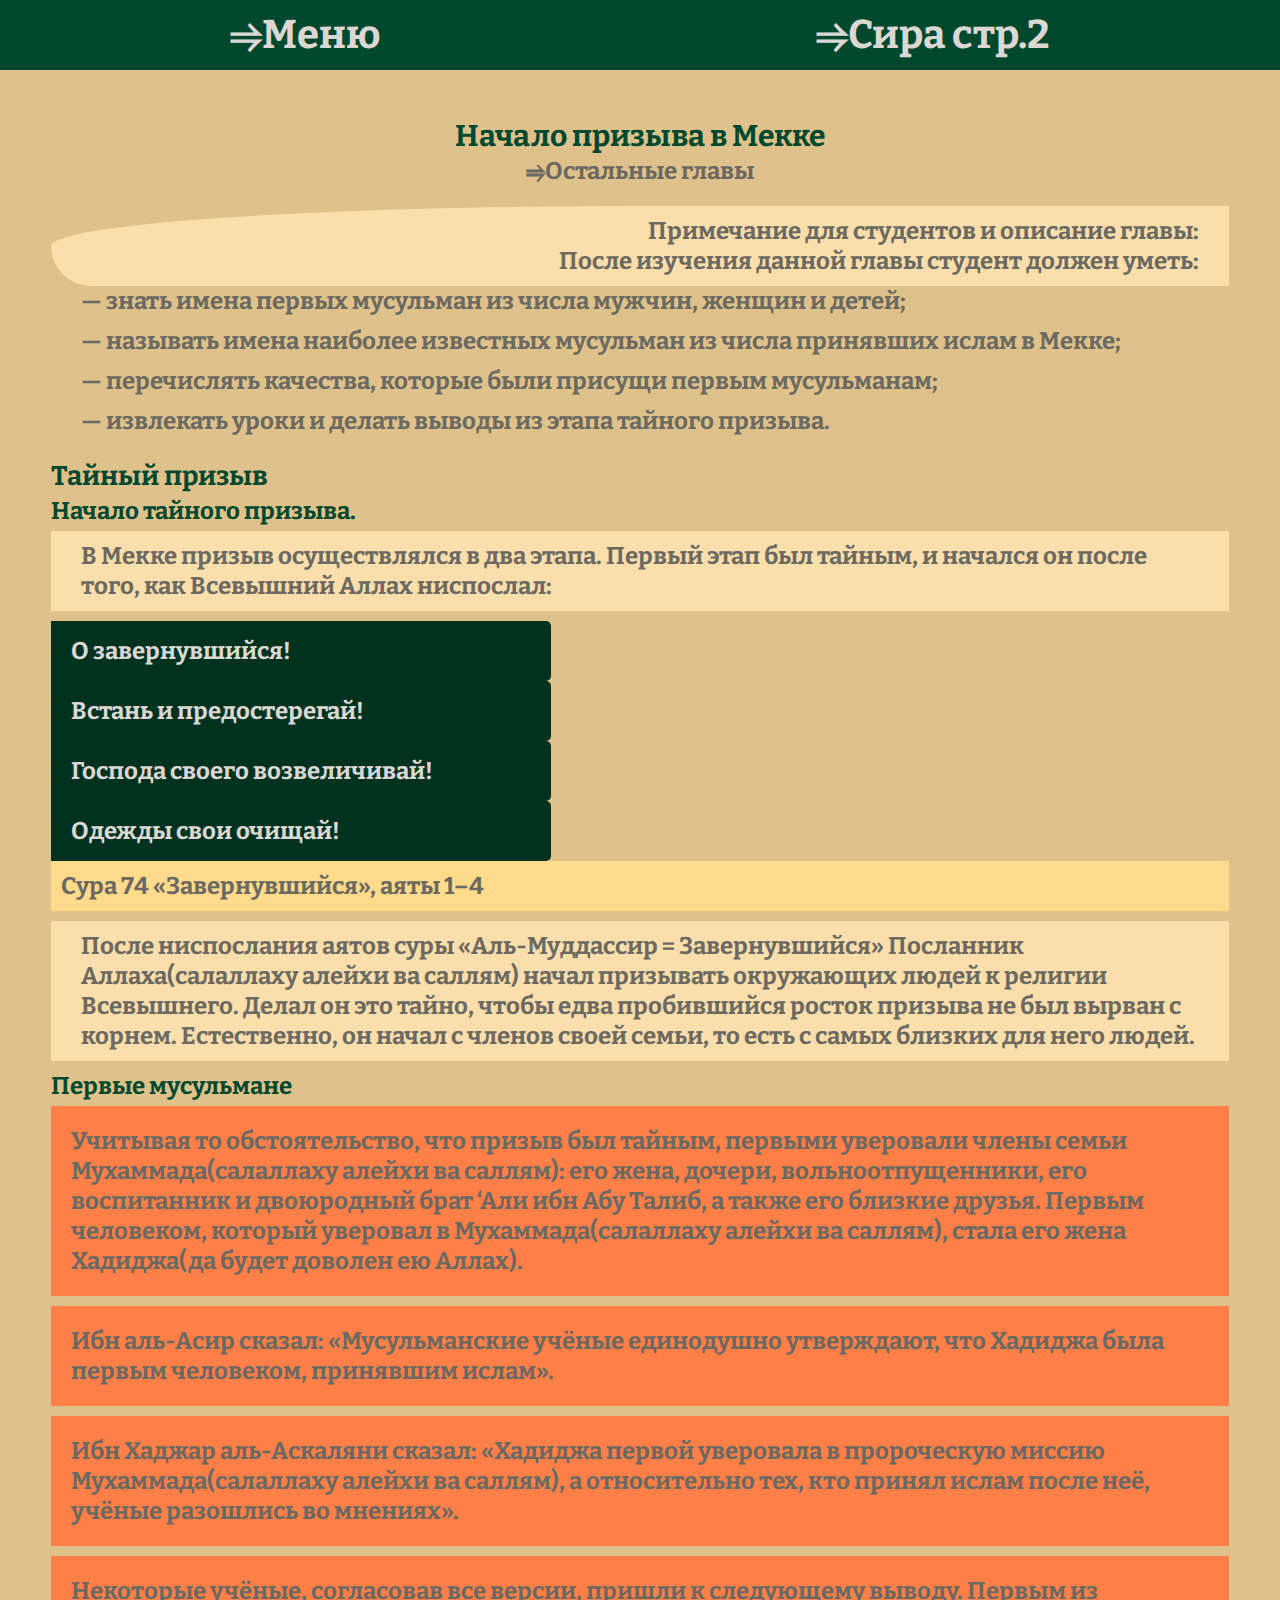
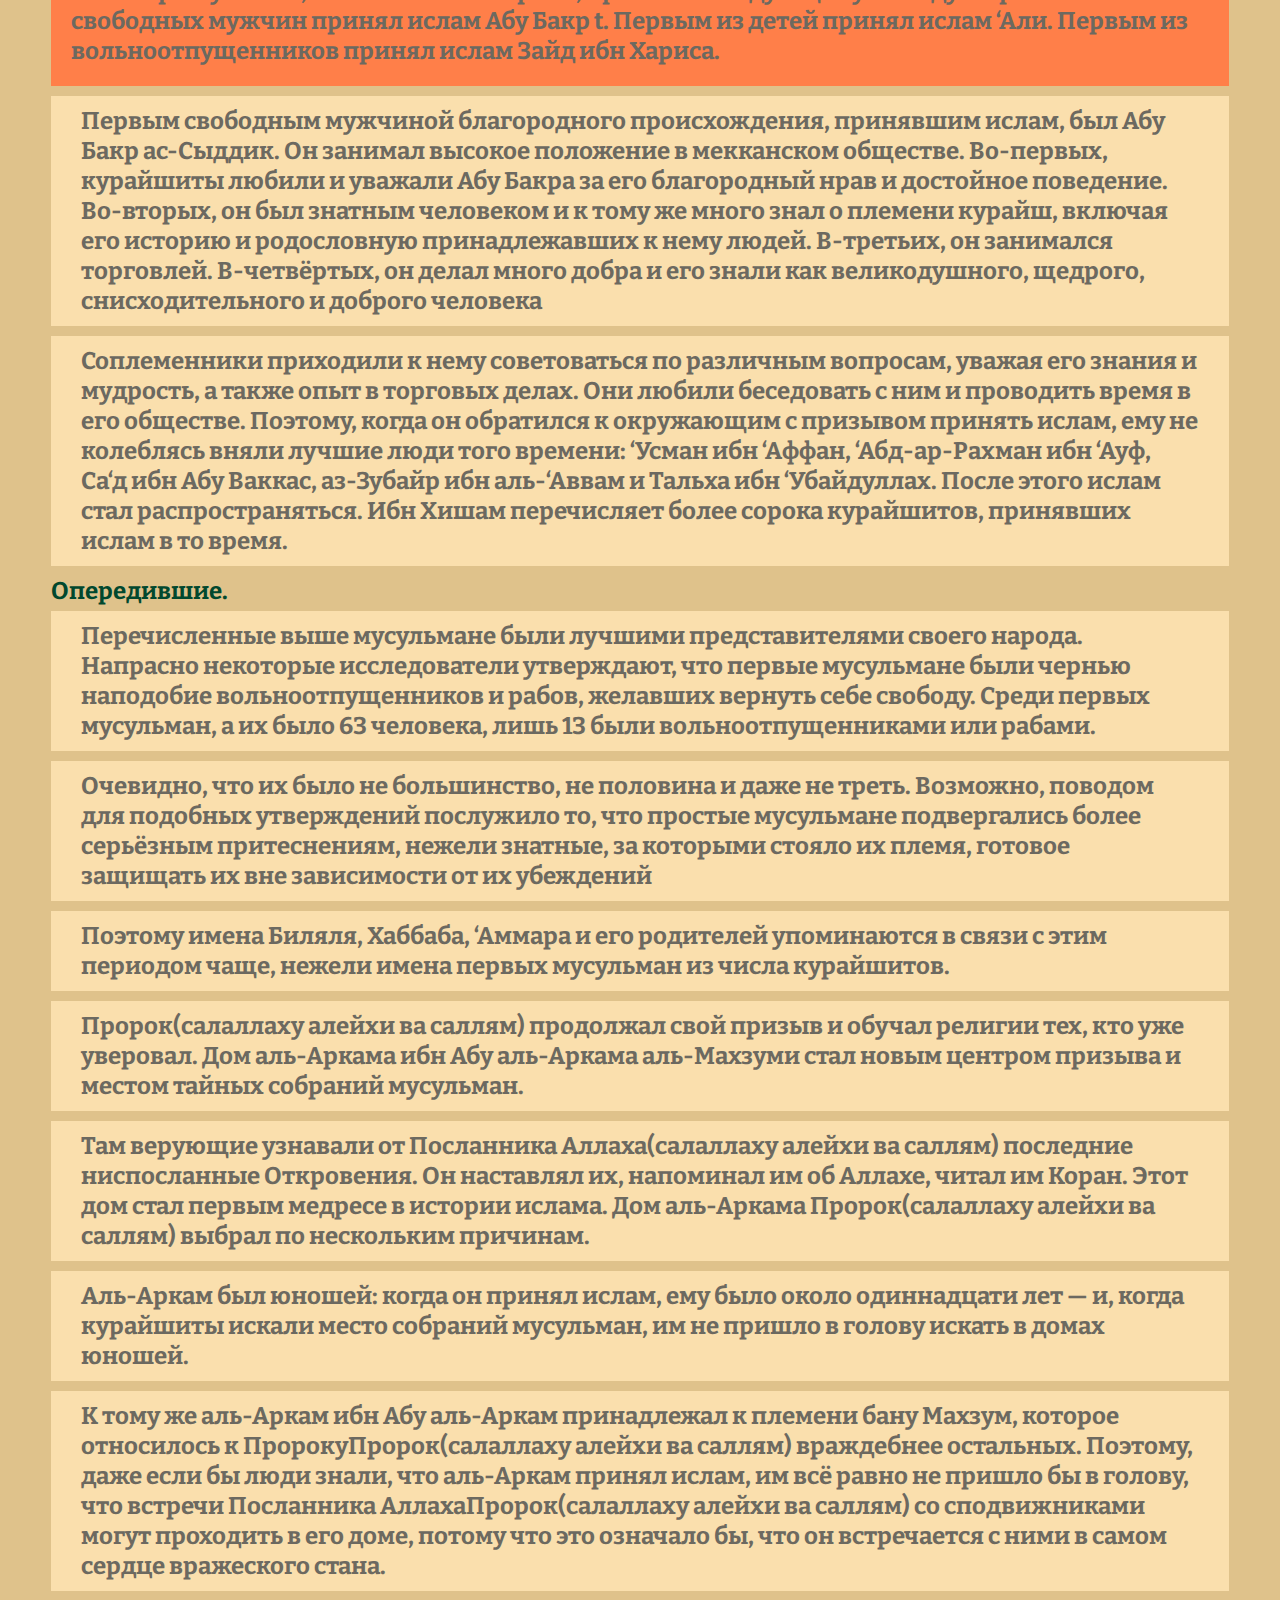
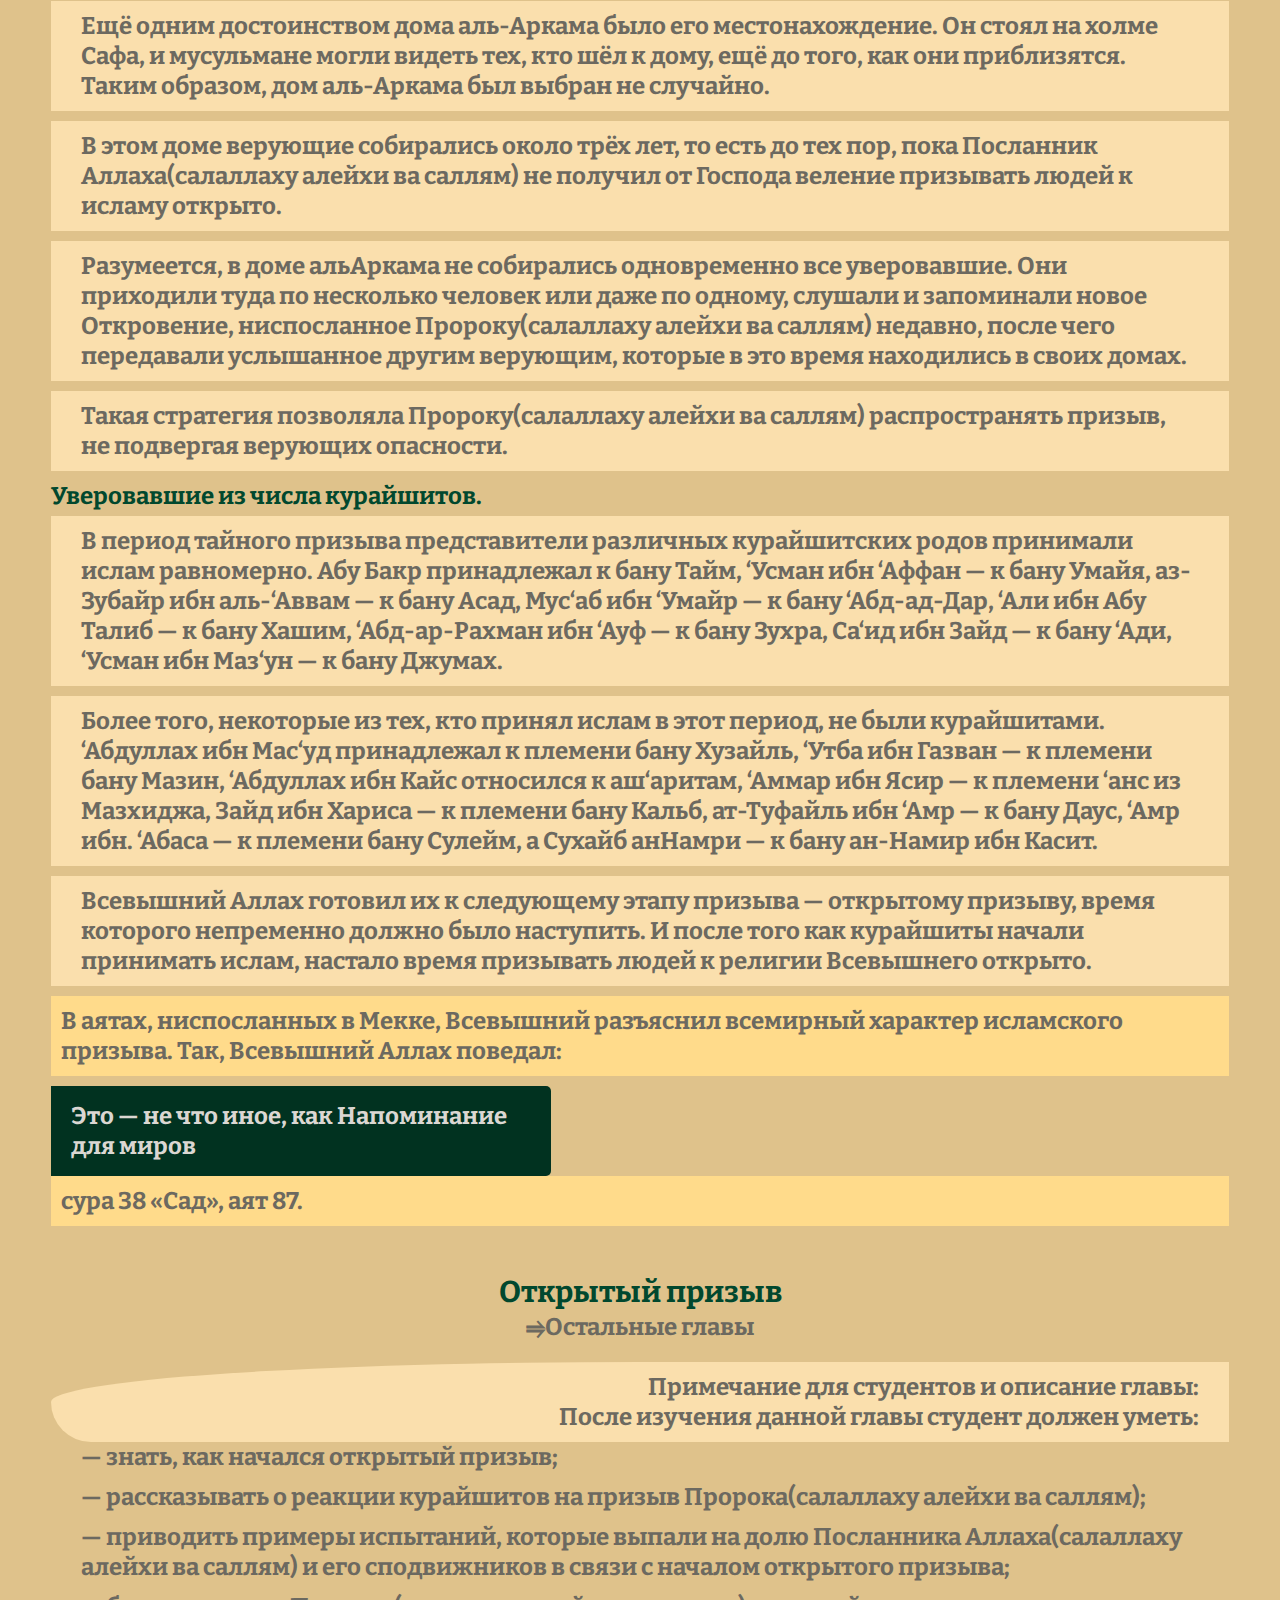
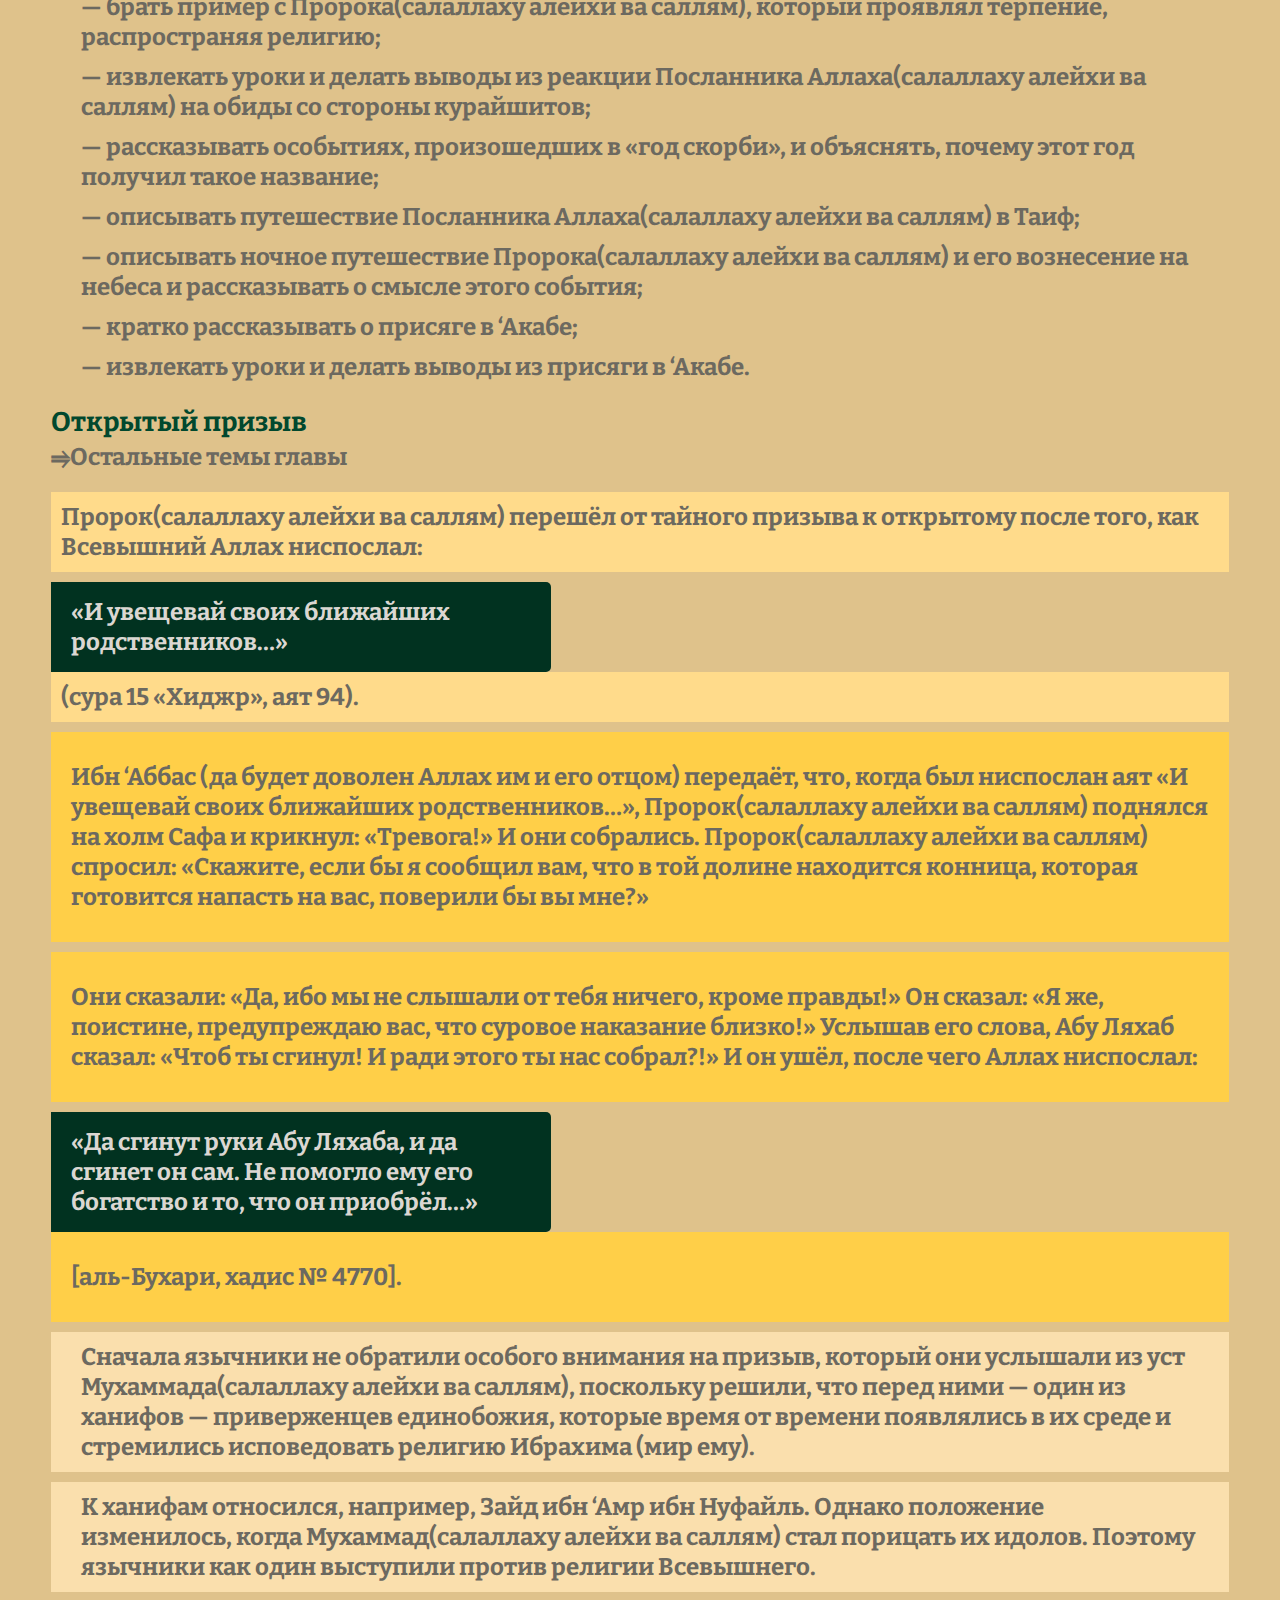
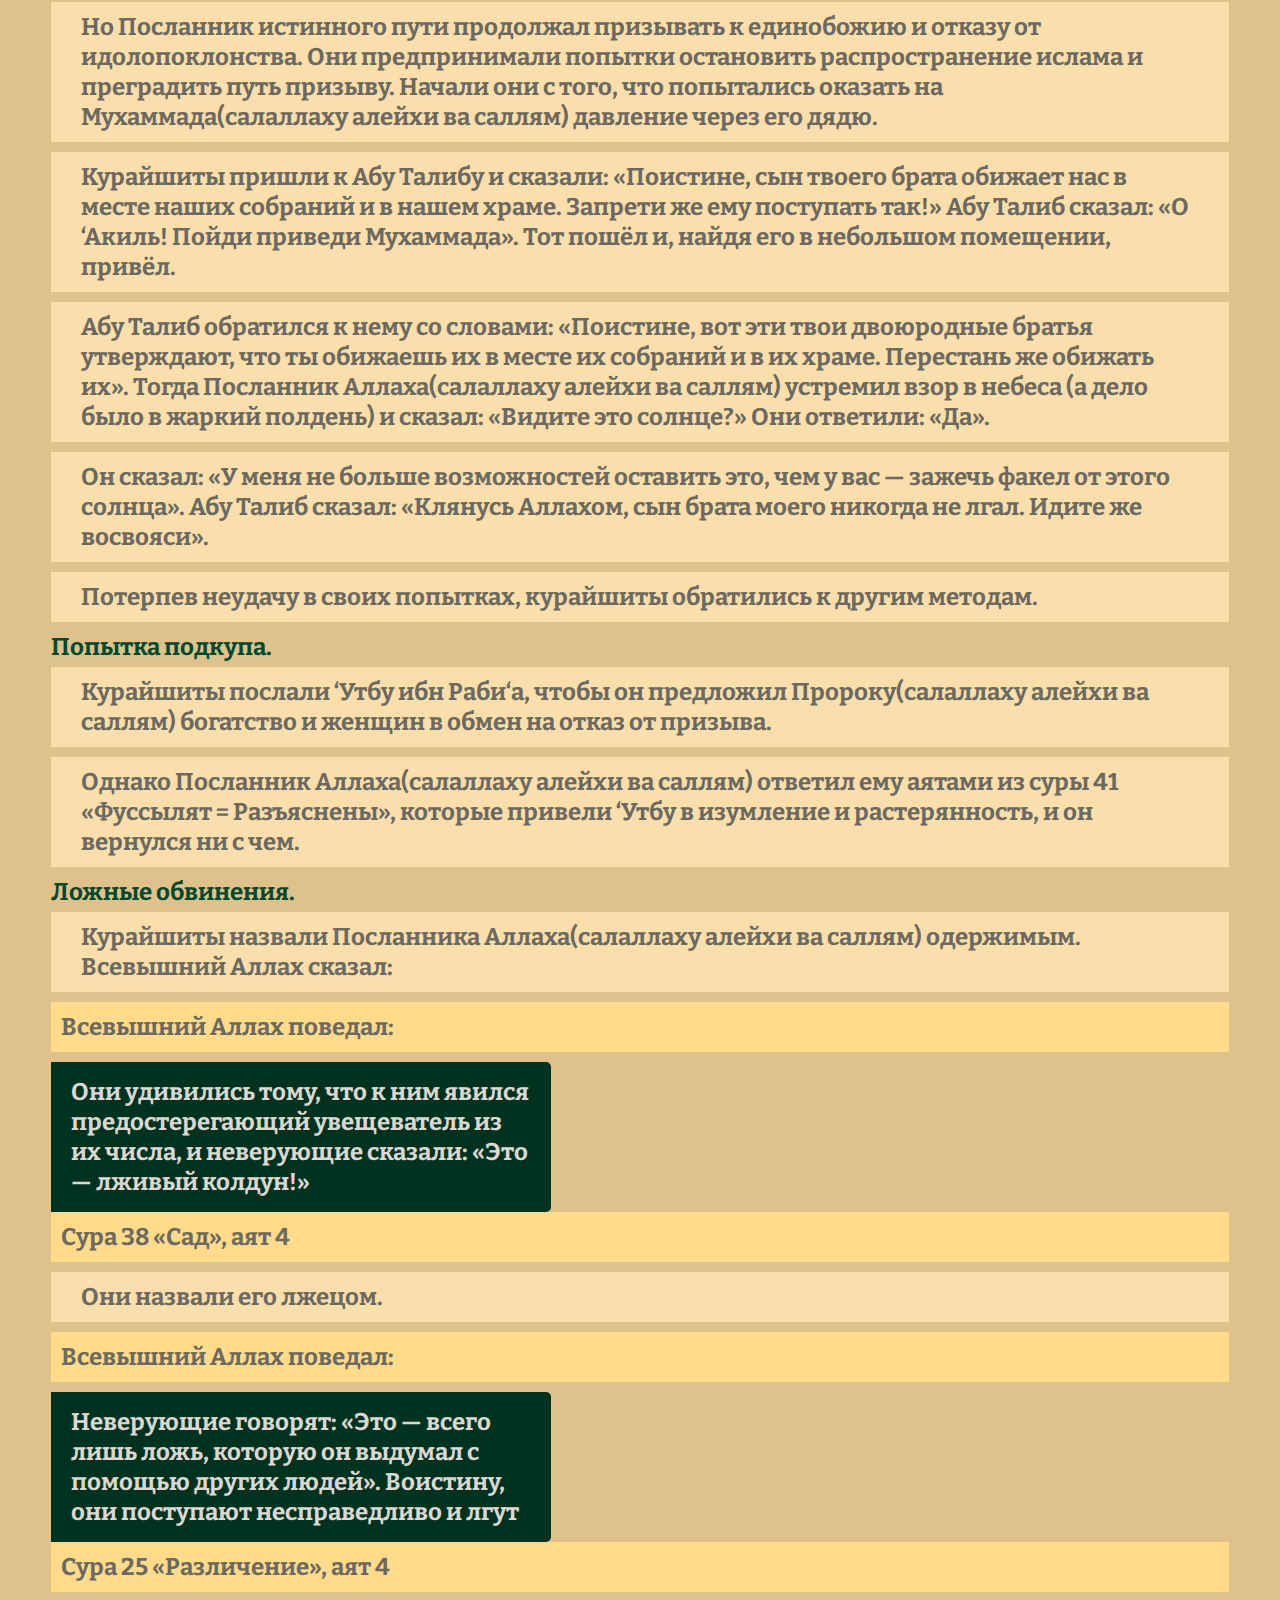
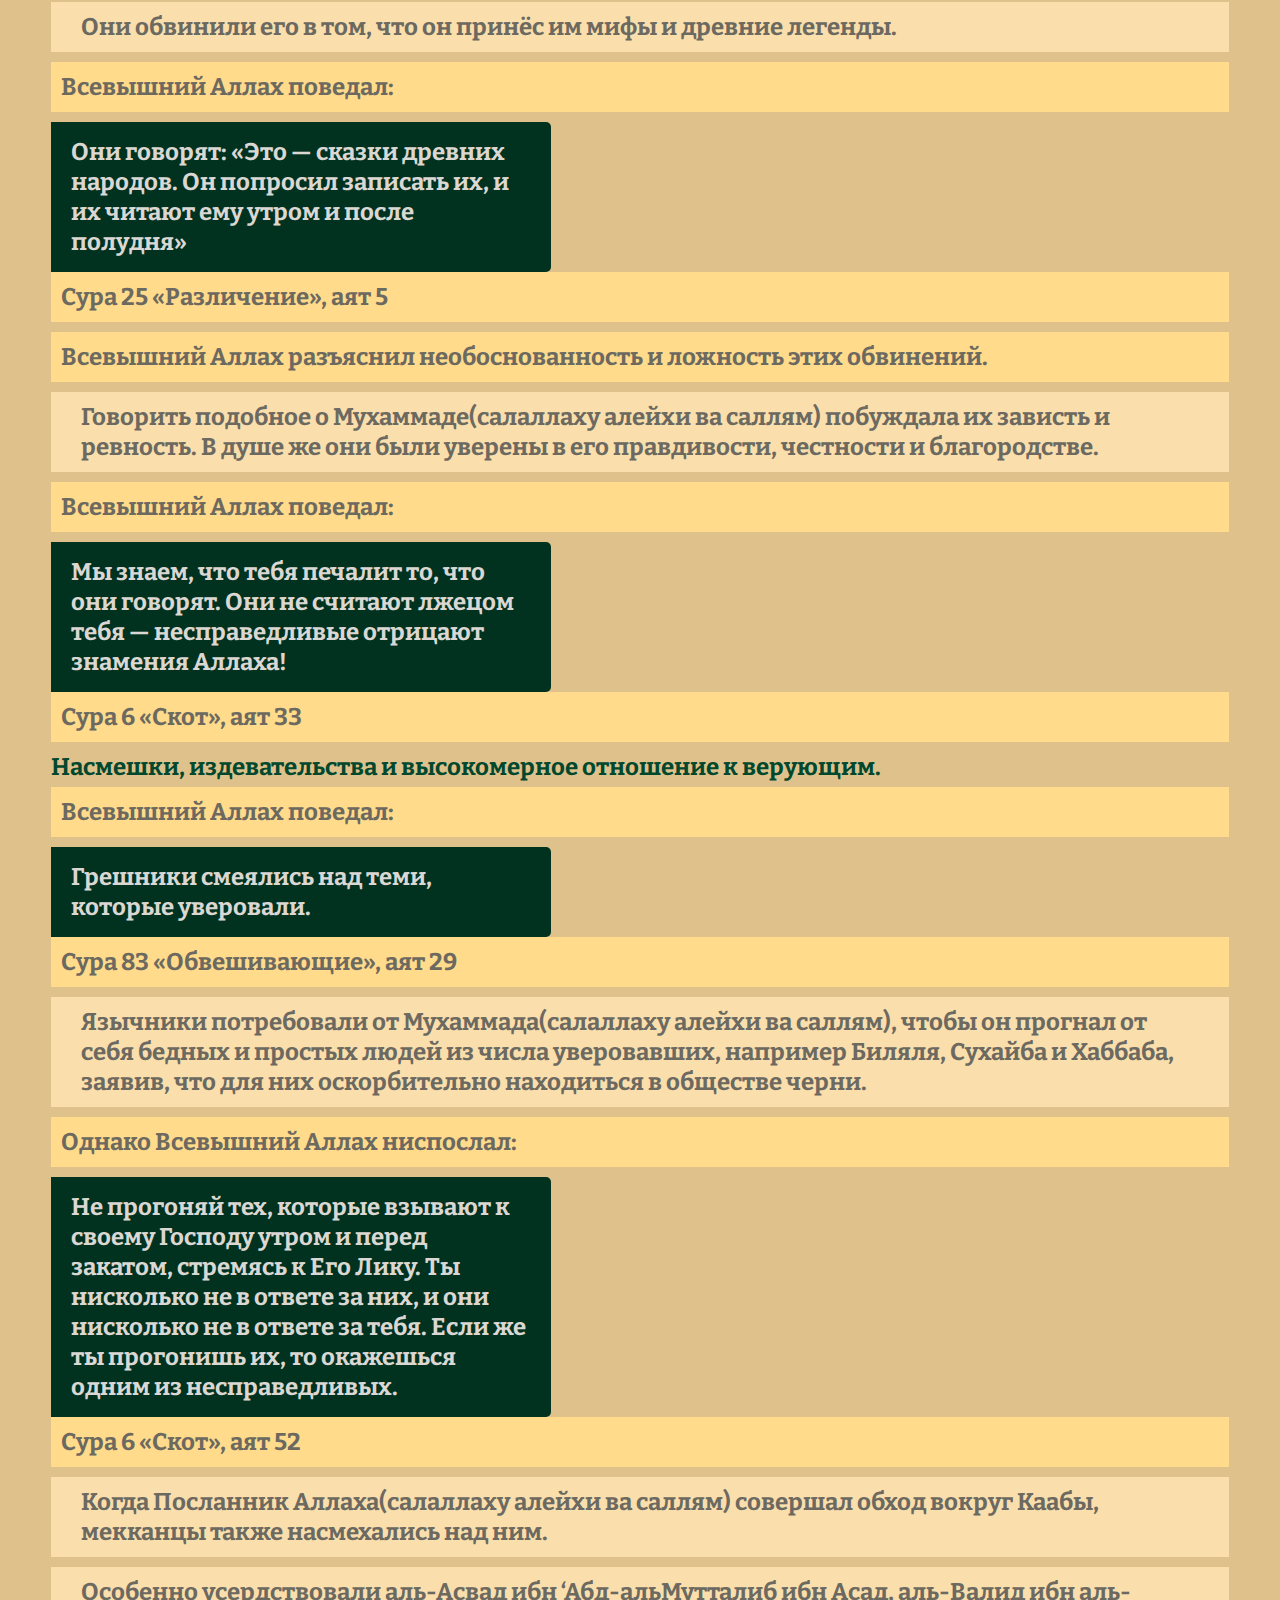
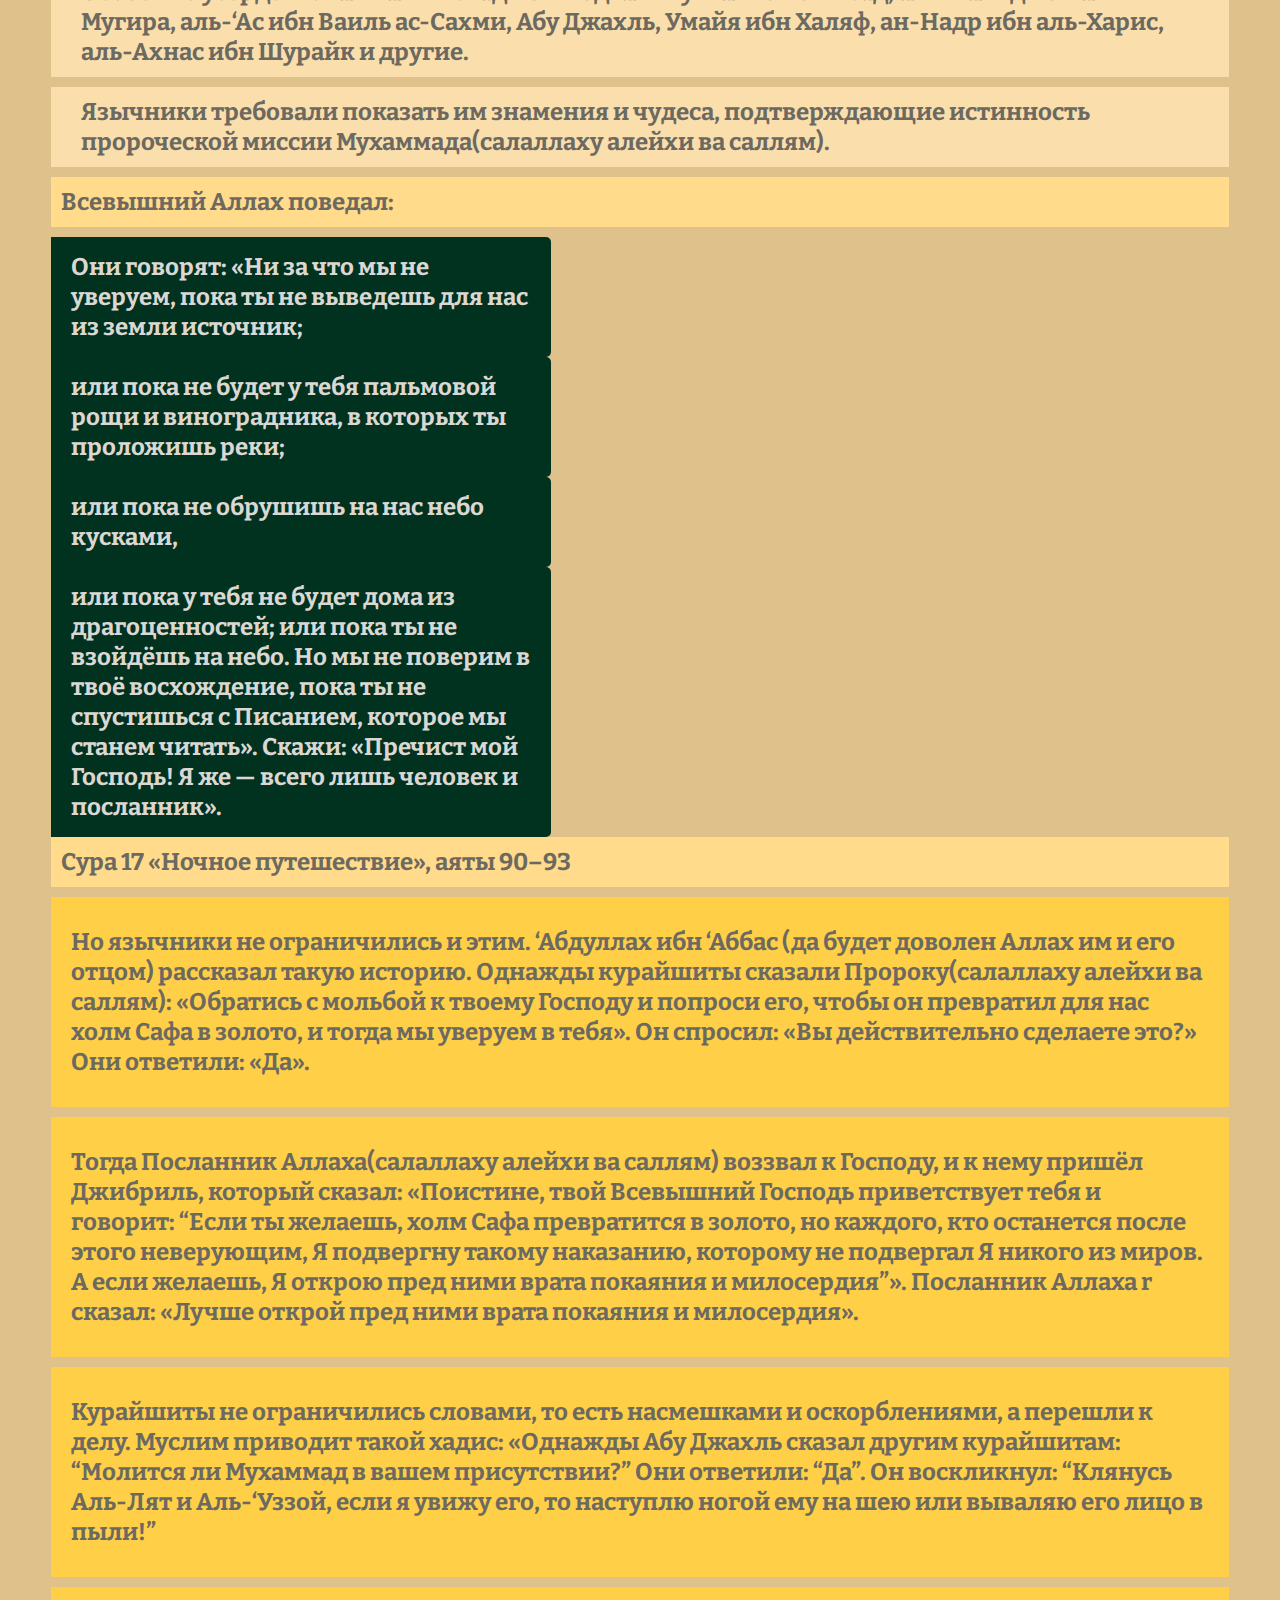
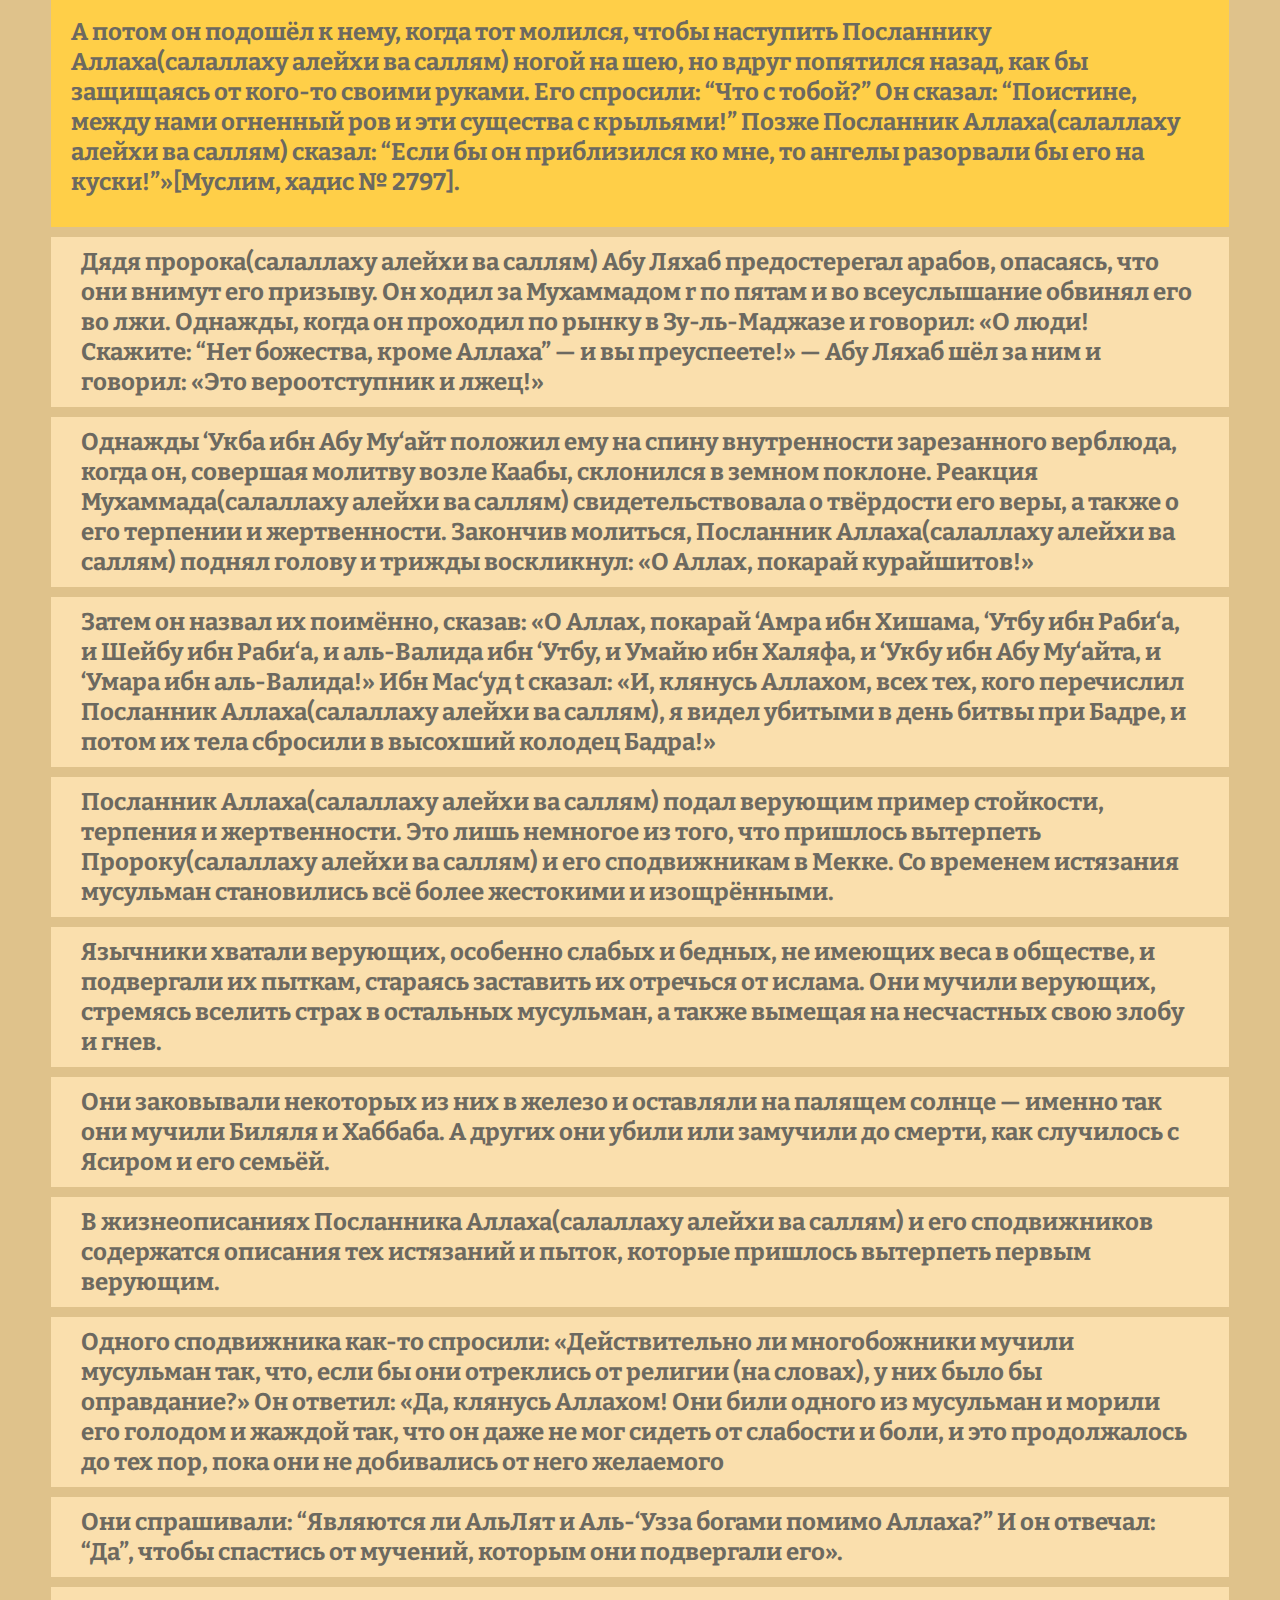
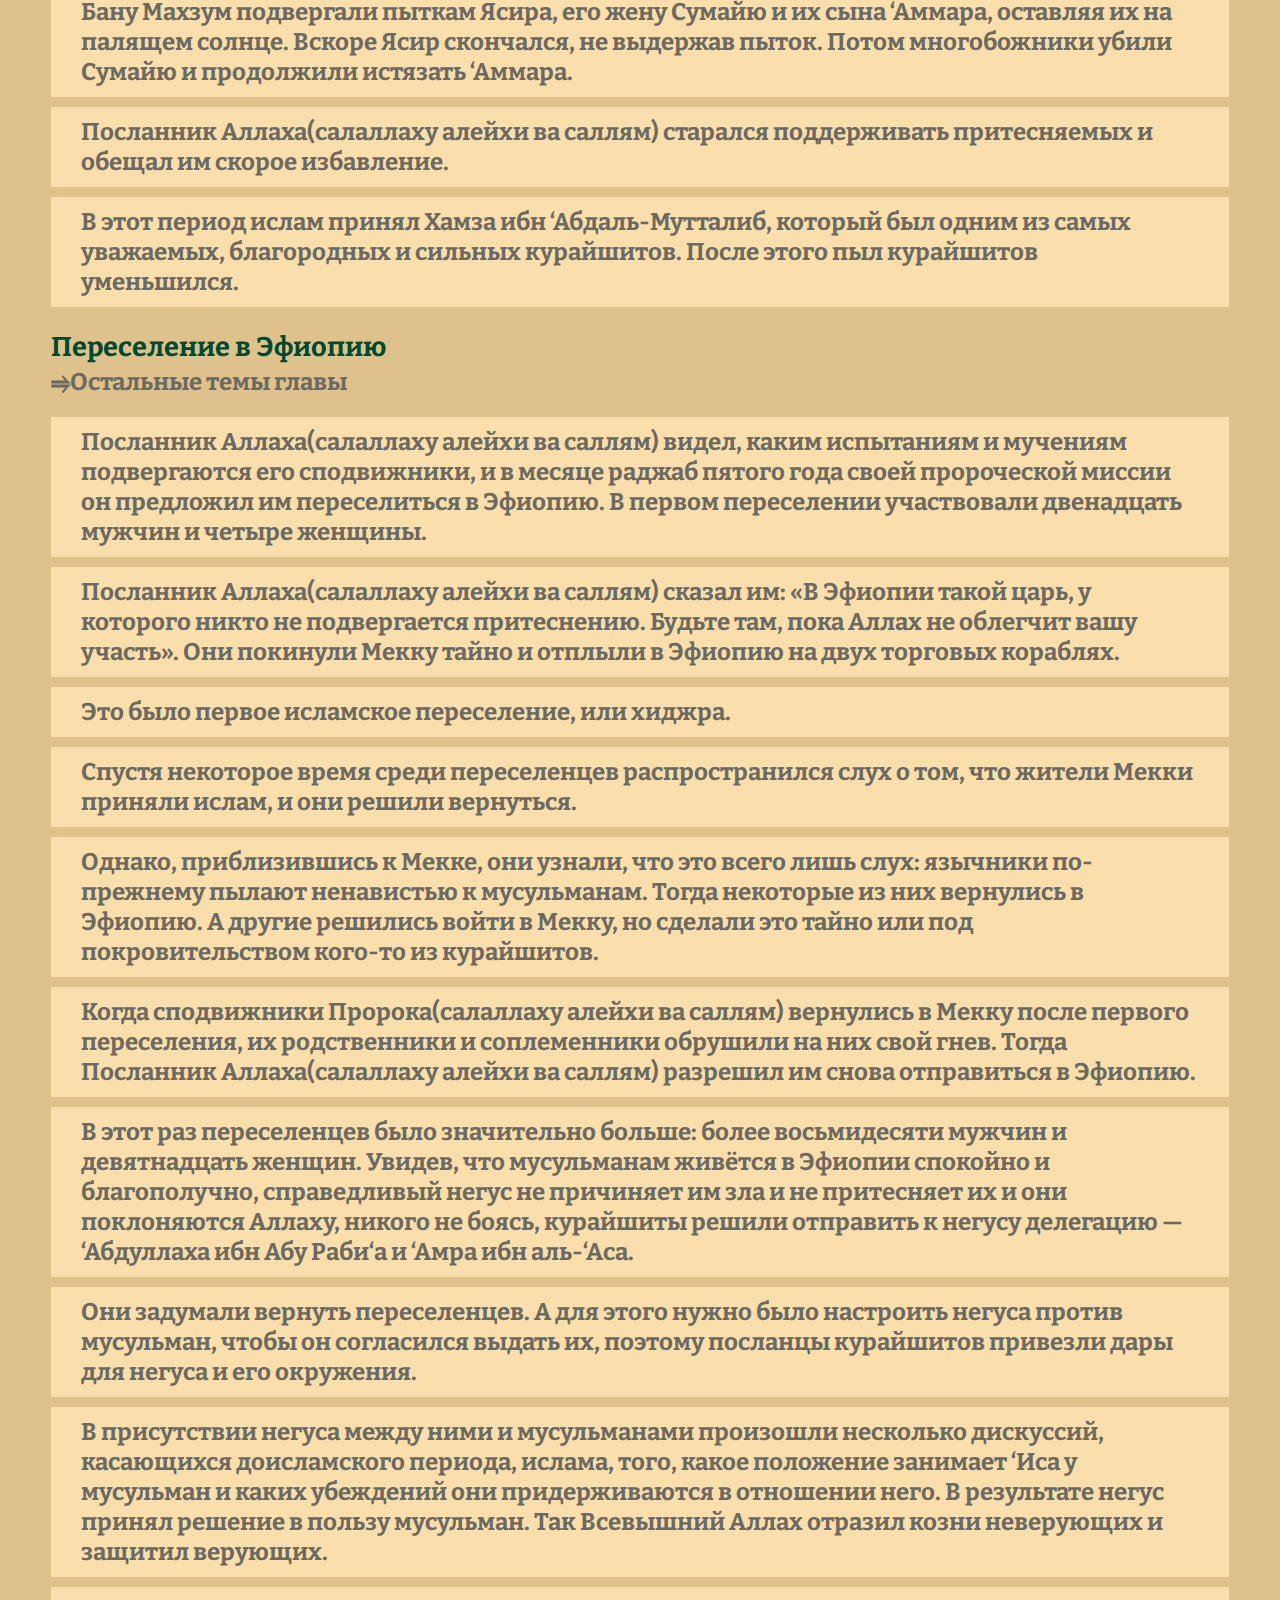
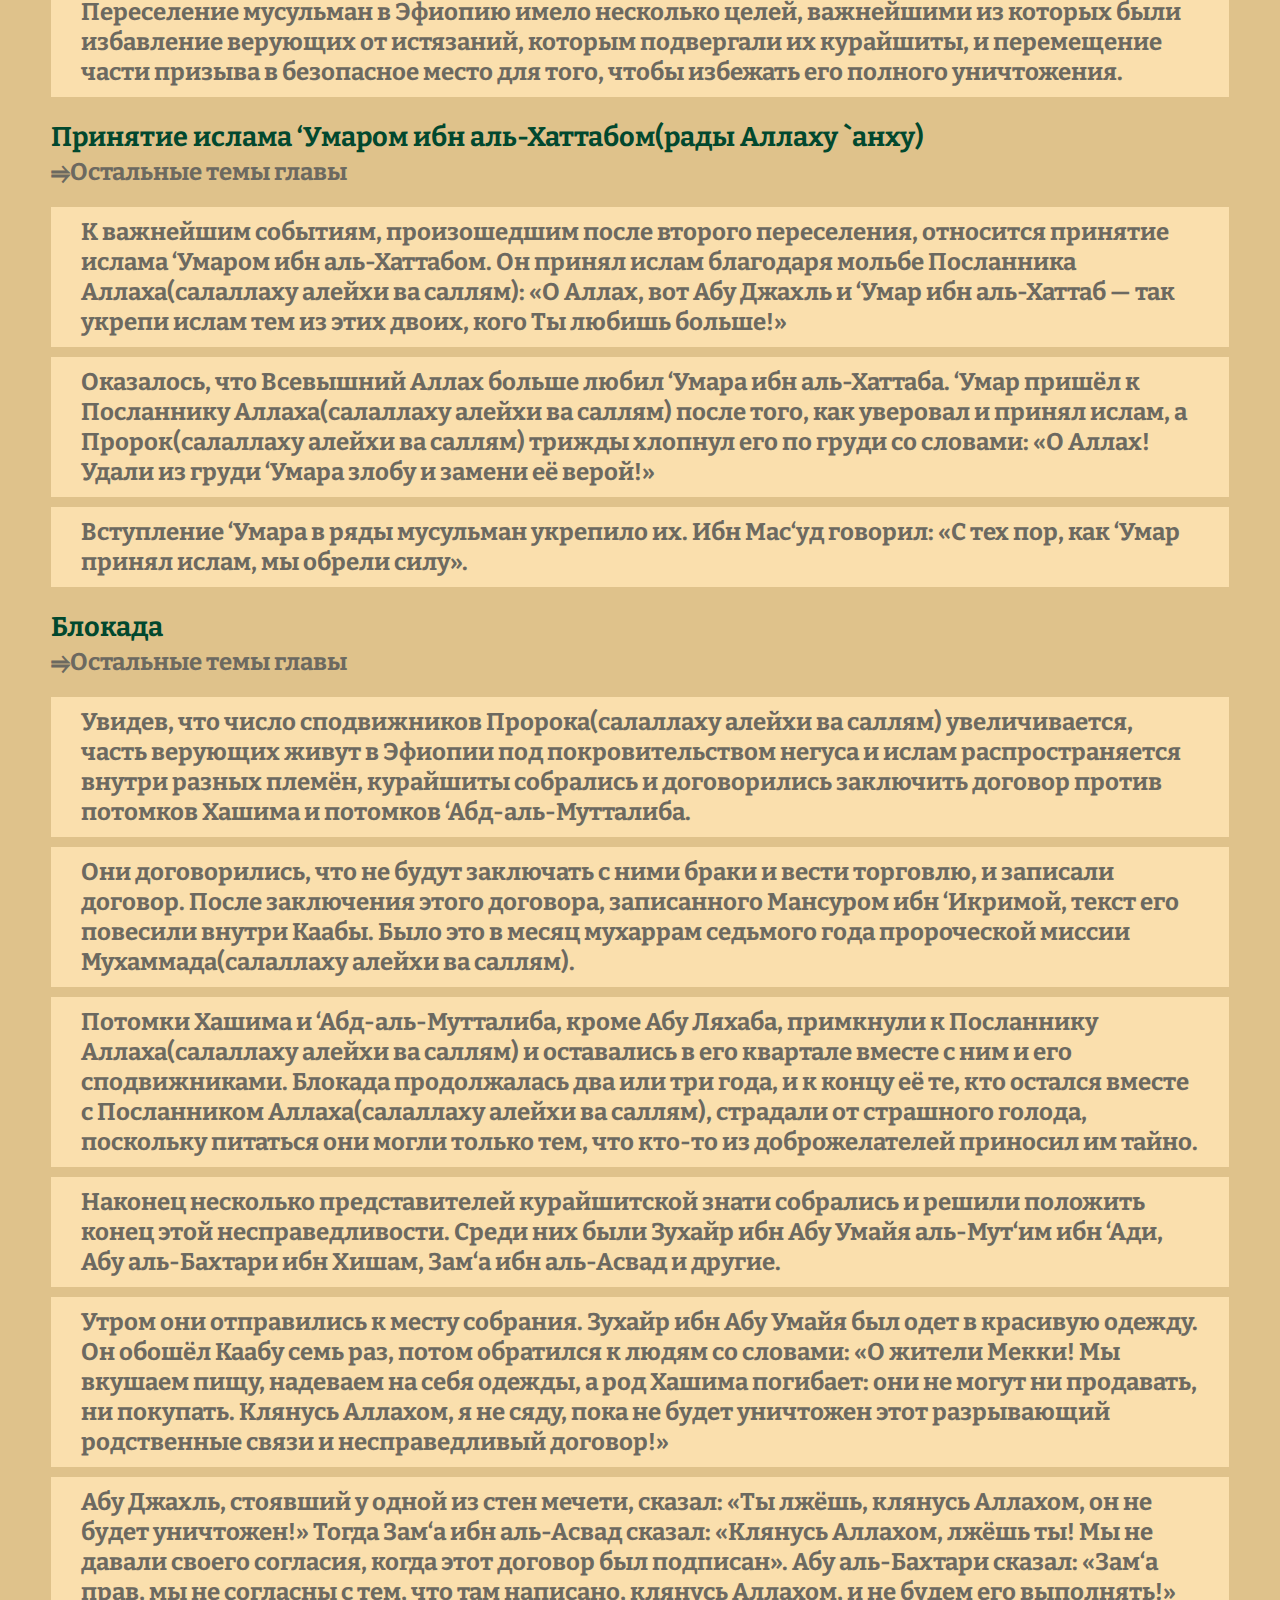
<file: page2.html>
<html lang="ru">
<head>
    <meta charset="UTF-8">
    <meta name="viewport" content="width=device-width, initial-scale=1.0">
    <link rel="preconnect" href="https://fonts.googleapis.com">
<link rel="preconnect" href="https://fonts.gstatic.com" crossorigin>
<link href="https://fonts.googleapis.com/css2?family=Bitter:ital,wght@0,100..900;1,100..900&display=swap" rel="stylesheet">
    <link rel="stylesheet" href="style.css"/>
    <title>Сира послической мисии</title>
</head>
<body>
    <header>
         <nav class="Сира__навигация">
            <details class="Сира__НавCсылки">
             <summary>Меню</summary>
             <a href="https://ideya-edf-prigect.github.io/page-po-Tafsir/" class="Сира__сылкаРаздел">Тафсир</a>
             <a href="https://ideya-edf-prigect.github.io/page-po-Adab/" class="Сира__сылкаРаздел">Адаб</a>
             <a href="#" class="Сира__сылкаРаздел">Сира</a>
            </details>
            <details class="Сира__НавCсылки">
             <summary><h1>Сира стр.2</h1></summary>
             <a href="index.html" class="Сира__сылкаРаздел">Сира стр.1</a>
            </details>
          </nav>
    </header>
    <main>
        <section class="Сира" id="Глава4">
            <h2>Начало призыва в Мекке</h2>
            <details class="Сира__ГлавыCсылки">
             <summary>Остальные главы</summary>
              <a href="#Глава5" class="Сира__сылкаГлавы">Открытый призыв</a>
              <a href="#Глава6" class="Сира__сылкаГлавы">Переселение в Медину</a>
            </details>
             <p class="Сира__описаниеТемы">Примечание для студентов и описание главы: <br>
                  После изучения данной главы студент должен уметь: 
                   <ul class="Сира__Список">
                     <li class="Сира__пунктСписка">знать имена первых мусульман из числа мужчин,
                      женщин и детей;</li>  
                     <li class="Сира__пунктСписка">называть имена наиболее известных мусульман из
                      числа принявших ислам в Мекке;</li> 
                     <li class="Сира__пунктСписка">перечислять качества, которые были присущи первым мусульманам;</li>
                     <li class="Сира__пунктСписка">извлекать уроки и делать выводы из этапа тайного
                      призыва.</li>
                   </ul>  
             </p>
            <article class="Сира__тема">
                <h3>Тайный призыв</h3>
                <h4>Начало тайного призыва.</h4>
                <p class="Сира__История">В Мекке призыв осуществлялся в два этапа. Первый этап был тайным,
                  и начался он после того, как Всевышний Аллах ниспослал:
                </p>
                <p class="Сира__РечьАллаха">
                    О завернувшийся!
                </p>
                <p class="Сира__РечьАллаха">
                    Встань и предостерегай!
                </p>
                <p class="Сира__РечьАллаха">
                    Господа своего возвеличивай!
                </p>
                <p class="Сира__РечьАллаха">
                    Одежды свои очищай!
                </p>
                <p class="Сира__пояснение">Сура 74 «Завернувшийся», аяты 1–4</p>
                <p class="Сира__История">После ниспослания аятов суры «Аль-Муддассир =
                  Завернувшийся» Посланник Аллаха(салаллаху алейхи ва саллям) начал призывать окружающих людей к религии Всевышнего.
                  Делал он это тайно, чтобы едва пробившийся росток призыва не был вырван с корнем. 
                  Естественно, он начал с членов своей семьи, то есть с самых близких
                  для него людей.
                </p>
                <h4>Первые мусульмане</h4>
                <p class="Сира__определения">Учитывая то обстоятельство, что призыв был тайным, первыми уверовали
                  члены семьи Мухаммада(салаллаху алейхи ва саллям): его жена, дочери, вольноотпущенники, его воспитанник и двоюродный
                  брат ‘Али ибн Абу Талиб, а также его близкие друзья. Первым человеком, который уверовал в Мухаммада(салаллаху алейхи ва саллям), 
                  стала его жена Хадиджа(да будет доволен ею Аллах).
                </p>
                <p class="Сира__определения">Ибн аль-Асир сказал: «Мусульманские учёные
                  единодушно утверждают, что Хадиджа была первым человеком, принявшим ислам».
                </p>
                <p class="Сира__определения">Ибн Хаджар аль-Аскаляни сказал: «Хадиджа
                  первой уверовала в пророческую миссию Мухаммада(салаллаху алейхи ва саллям), а относительно тех, кто принял ислам после
                  неё, учёные разошлись во мнениях».
                </p>
                <p class="Сира__определения">Некоторые учёные, согласовав все версии,
                  пришли к следующему выводу. Первым из свободных мужчин принял ислам Абу Бакр t. Первым из
                  детей принял ислам ‘Али. Первым из вольноотпущенников принял ислам Зайд ибн Хариса.
                </p>
                <p class="Сира__История">
                  Первым свободным мужчиной благородного происхождения, принявшим ислам, был Абу
                  Бакр ас-Сыддик. Он занимал высокое положение
                  в мекканском обществе. Во-первых, курайшиты
                  любили и уважали Абу Бакра за его благородный
                  нрав и достойное поведение. Во-вторых, он был
                  знатным человеком и к тому же много знал о племени курайш, включая его историю и родословную принадлежавших
                к нему людей. В-третьих, он занимался торговлей. В-четвёртых, он делал
                  много добра и его знали как великодушного, щедрого, снисходительного и доброго человека
                </p>
                <p class="Сира__История">Соплеменники приходили к нему советоваться по
                  различным вопросам, уважая его знания и мудрость, а также опыт в торговых делах. Они любили беседовать с ним и проводить время в его
                  обществе. Поэтому, когда он обратился к окружающим с призывом принять ислам, ему не колеблясь вняли лучшие люди того времени: ‘Усман
                  ибн ‘Аффан, ‘Абд-ар-Рахман ибн ‘Ауф, Са‘д ибн
                  Абу Ваккас, аз-Зубайр ибн аль-‘Аввам и Тальха
                  ибн ‘Убайдуллах. После этого ислам стал распространяться. 
                  Ибн Хишам перечисляет более сорока
                  курайшитов, принявших ислам в то время.
                </p>
                <h4>Опередившие.</h4>
                <p class="Сира__История">Перечисленные выше мусульмане были лучшими представителями своего народа. Напрасно некоторые исследователи утверждают, 
                  что первые мусульмане были чернью
                  наподобие вольноотпущенников и рабов, 
                  желавших вернуть себе свободу. Среди первых мусульман, а их было 63 человека, лишь 13 были вольноотпущенниками или рабами.
                </p>
                <p class="Сира__История"> Очевидно, что
                  их было не большинство, не половина и даже не
                  треть. Возможно, поводом для подобных утверждений послужило то, что простые мусульмане
                  подвергались более серьёзным притеснениям, нежели знатные, за которыми стояло их племя, 
                  готовое защищать их вне зависимости от их убеждений
                </p>
                <p class="Сира__История"> Поэтому имена Биляля, Хаббаба, ‘Аммара и его родителей упоминаются в 
                  связи с этим периодом чаще, нежели имена первых мусульман из
                  числа курайшитов.
                </p>
                <p class="Сира__История"> Пророк(салаллаху алейхи ва саллям) продолжал свой призыв и обучал
                  религии тех, кто уже уверовал. Дом аль-Аркама
                  ибн Абу аль-Аркама аль-Махзуми стал новым центром призыва и местом тайных собраний мусульман.
                </p>
                <p class="Сира__История">Там верующие узнавали от Посланника Аллаха(салаллаху алейхи ва саллям) последние ниспосланные Откровения. 
                  Он наставлял их, напоминал им об Аллахе, читал им
                  Коран. Этот дом стал первым медресе в истории
                  ислама. Дом аль-Аркама Пророк(салаллаху алейхи ва саллям) выбрал по нескольким причинам.
                </p>
                <p class="Сира__История">Аль-Аркам был юношей: когда он принял ислам, ему было около одиннадцати лет — и, когда
                  курайшиты искали место собраний мусульман, им
                  не пришло в голову искать в домах юношей.
                </p>
                <p class="Сира__История">К тому же аль-Аркам ибн Абу аль-Аркам принадлежал к племени бану Махзум, которое относилось
                  к ПророкуПророк(салаллаху алейхи ва саллям) враждебнее остальных. Поэтому, даже если бы люди знали, что аль-Аркам принял ислам, им всё равно 
                  не пришло бы в голову, что встречи Посланника АллахаПророк(салаллаху алейхи ва саллям) со сподвижниками
                  могут проходить в его доме, потому что это означало бы, что он встречается с ними в самом сердце
                  вражеского стана.
                </p>
                <p class="Сира__История">Ещё одним достоинством дома аль-Аркама было его местонахождение. Он стоял на холме Сафа,
                  и мусульмане могли видеть тех, кто шёл к дому, ещё
                  до того, как они приблизятся. Таким образом, дом
                  аль-Аркама был выбран не случайно.
                </p>
                <p class="Сира__История">В этом доме верующие собирались около
                  трёх лет, то есть до тех пор, пока Посланник Аллаха(салаллаху алейхи ва саллям) не получил от Господа веление призывать
                  людей к исламу открыто. 
                </p>
                <p class="Сира__История">Разумеется, в доме альАркама не собирались одновременно все уверовавшие. Они приходили туда по 
                  несколько человек или даже по одному, слушали и запоминали
                  новое Откровение, ниспосланное Пророку(салаллаху алейхи ва саллям) недавно, после чего передавали услышанное другим верующим, которые в это время находились
                  в своих домах. 
                </p>
                <p class="Сира__История">Такая стратегия позволяла Пророку(салаллаху алейхи ва саллям) распространять призыв, 
                  не подвергая верующих опасности.
                </p>
                <h4>Уверовавшие из числа курайшитов.</h4>
                <p class="Сира__История">В период тайного призыва представители различных
                  курайшитских родов принимали ислам равномерно. Абу Бакр принадлежал к бану Тайм, ‘Усман ибн ‘Аффан — к бану Умайя, аз-Зубайр ибн
                  аль-‘Аввам — к бану Асад, Мус‘аб ибн ‘Умайр —
                  к бану ‘Абд-ад-Дар, ‘Али ибн Абу Талиб — к бану Хашим, ‘Абд-ар-Рахман ибн ‘Ауф — к бану
                  Зухра, Са‘ид ибн Зайд — к бану ‘Ади, ‘Усман ибн
                  Маз‘ун — к бану Джумах. 
                </p>
                <p class="Сира__История">Более того, некоторые из тех, кто принял ислам в этот период, не были курайшитами. ‘Абдуллах ибн Мас‘уд принадлежал к племени бану
                  Хузайль, ‘Утба ибн Газван — к племени бану Мазин, ‘Абдуллах ибн Кайс относился к аш‘аритам,
                  ‘Аммар ибн Ясир — к племени ‘анс из Мазхиджа, Зайд ибн Хариса — к племени бану Кальб,
                  ат-Туфайль ибн ‘Амр — к бану Даус, ‘Амр ибн. ‘Абаса — к племени бану Сулейм, а Сухайб анНамри — к бану ан-Намир ибн Касит.
                </p>
                <p class="Сира__История">Всевышний Аллах готовил их к следующему
                   этапу призыва — открытому призыву, время которого непременно должно было наступить. И после того как курайшиты начали принимать ислам,
                   настало время призывать людей к религии Всевышнего открыто.
                </p>
                <p class="Сира__пояснение"> В аятах, ниспосланных в Мекке, Всевышний разъяснил всемирный 
                    характер исламского призыва. Так, Всевышний Аллах поведал:
                </p>
                <p class="Сира__РечьАллаха">
                    Это — не что иное, как Напоминание для миров
                </p>
                <p class="Сира__пояснение">
                    сура 38 «Сад», аят 87.
                </p>
            </article>
        </section>
        <section class="Сира" id="Глава5">
            <h2>Открытый призыв</h2>
             <details class="Сира__ГлавыCсылки">
             <summary>Остальные главы</summary>
              <a href="#Глава4" class="Сира__сылкаГлавы">Начало призыва в Мекке</a>
              <a href="#Глава6" class="Сира__сылкаГлавы">Переселение в Медину</a>
            </details>
             <p class="Сира__описаниеТемы">Примечание для студентов и описание главы: <br>
                  После изучения данной главы студент должен уметь: 
                   <ul class="Сира__Список">
                     <li class="Сира__пунктСписка">знать, как начался открытый призыв;</li>  
                     <li class="Сира__пунктСписка">рассказывать о реакции курайшитов на призыв Пророка(салаллаху алейхи ва саллям);</li> 
                     <li class="Сира__пунктСписка">приводить примеры испытаний, которые выпали на
                      долю Посланника Аллаха(салаллаху алейхи ва саллям) и его сподвижников в связи с началом открытого призыва;</li>
                     <li class="Сира__пунктСписка">брать пример с Пророка(салаллаху алейхи ва саллям), который проявлял терпение, распространяя религию;</li>
                     <li class="Сира__пунктСписка">извлекать уроки и делать выводы из реакции Посланника Аллаха(салаллаху алейхи ва саллям) на обиды со стороны курайшитов;</li>
                     <li class="Сира__пунктСписка">рассказывать особытиях, произошедших в «год скорби»,
                       и объяснять, почему этот год получил такое название;</li>
                     <li class="Сира__пунктСписка">описывать путешествие Посланника Аллаха(салаллаху алейхи ва саллям) в Таиф;</li>
                     <li class="Сира__пунктСписка">описывать ночное путешествие Пророка(салаллаху алейхи ва саллям) и его вознесение на небеса и рассказывать о смысле этого события;</li>
                     <li class="Сира__пунктСписка">кратко рассказывать о присяге в ‘Акабе;</li>
                     <li class="Сира__пунктСписка">извлекать уроки и делать выводы из присяги в ‘Акабе.</li>
                   </ul>  
             </p>
            <article class="Сира__тема" id="Тема5.1">
                <h3>Открытый призыв</h3>
                <details class="Сира__ТемыCсылки">
                  <summary>Остальные темы главы</summary>
                  <a href="#Тема5.1" class="Сира__сылкаТемы">Открытый призыв</a>
                  <a href="#Тема5.2" class="Сира__сылкаТемы">Переселение в Эфиопию</a>
                  <a href="#Тема5.3" class="Сира__сылкаТемы">Принятие ислама ‘Умаром
                  ибн аль-Хаттабом(рады Аллаху `анху)</a>
                  <a href="#Тема5.4" class="Сира__сылкаТемы">Блокада</a>
                  <a href="#Тема5.5" class="Сира__сылкаТемы">Кончина Абу Талиба и Хадиджи</a>
                  <a href="#Тема5.6" class="Сира__сылкаТемы">Пророк(салаллаху алейхи ва саллям) отправляется в Таиф</a>
                  <a href="#Тема5.7" class="Сира__сылкаТемы">Ночное путешествие и вознесение на небо</a>
                  <a href="#Тема5.8" class="Сира__сылкаТемы">Первая присяга в Акабе</a>
                  <a href="#Тема5.9" class="Сира__сылкаТемы">Вторая присяга в Акабе</a>
                </details>
                <p class="Сира__пояснение">Пророк(салаллаху алейхи ва саллям) перешёл от тайного призыва к 
                    открытому после того, как Всевышний Аллах ниспослал: 
                </p>
                <p class="Сира__РечьАллаха">
                    «И увещевай своих ближайших родственников…»
                </p>
                <p class="Сира__пояснение">
                    (сура 15 «Хиджр», аят 94).
                </p>
                <p class="Сира__Сунна">
                    Ибн ‘Аббас (да будет доволен Аллах им и его
                  отцом) передаёт, что, когда был ниспослан аят
                  «И увещевай своих ближайших родственников…», Пророк(салаллаху алейхи ва саллям) поднялся 
                  на холм Сафа и крикнул: «Тревога!» И они собрались. Пророк(салаллаху алейхи ва саллям) 
                  спросил: «Скажите, если бы я сообщил вам, что в той
                  долине находится конница, которая готовится
                  напасть на вас, поверили бы вы мне?»
                </p>
                <p class="Сира__Сунна">
                  Они сказали: «Да, ибо мы не слышали от тебя ничего, кроме правды!» Он сказал: «Я же, 
                  поистине, предупреждаю вас, что суровое наказание близко!»
                  Услышав его слова, Абу Ляхаб сказал: «Чтоб ты сгинул! И ради этого ты нас собрал?!» И он ушёл,
                  после чего Аллах ниспослал:
                </p>
                <p class="Сира__РечьАллаха">«Да сгинут руки Абу
                  Ляхаба, и да сгинет он сам. Не помогло ему его
                  богатство и то, что он приобрёл…»
                </p>
                <p class="Сира__Сунна">
                    [аль-Бухари, хадис № 4770].
                </p>
                <p class="Сира__История">
                  Сначала язычники не обратили особого внимания на призыв, который они услышали из уст
                  Мухаммада(салаллаху алейхи ва саллям), поскольку решили, что перед ними — один из ханифов — приверженцев единобожия, которые время от времени появлялись в их
                  среде и стремились исповедовать религию Ибрахима (мир ему).
                </p>
                <p class="Сира__История">
                  К ханифам относился, например,
                  Зайд ибн ‘Амр ибн Нуфайль. Однако положение
                  изменилось, когда Мухаммад(салаллаху алейхи ва саллям) стал порицать их
                  идолов. Поэтому язычники как один выступили
                  против религии Всевышнего.
                </p>
                <p class="Сира__История">
                  Но Посланник истинного пути продолжал призывать к единобожию и отказу от идолопоклонства. Они предпринимали попытки остановить распространение
                  ислама и преградить путь призыву. Начали они
                  с того, что попытались оказать на Мухаммада(салаллаху алейхи ва саллям)
                  давление через его дядю.
                </p>
                <p class="Сира__История">
                  Курайшиты пришли к Абу Талибу и сказали:
                  «Поистине, сын твоего брата обижает нас в месте
                  наших собраний и в нашем храме. Запрети же ему
                  поступать так!» Абу Талиб сказал: «О ‘Акиль! Пойди
                  приведи Мухаммада». Тот пошёл и, найдя его в небольшом помещении, привёл.
                </p>
                <p class="Сира__История">
                  Абу Талиб обратился к нему со словами: «Поистине, вот эти твои двоюродные братья утверждают, что ты обижаешь их
                  в месте их собраний и в их храме. Перестань же обижать их».
                  Тогда Посланник Аллаха(салаллаху алейхи ва саллям) устремил
                  взор в небеса (а дело было в жаркий полдень) и сказал: «Видите это солнце?» Они ответили: «Да». 
                </p>
                <p class="Сира__История">Он
                  сказал: «У меня не больше возможностей оставить
                  это, чем у вас — зажечь факел от этого солнца».
                  Абу Талиб сказал: «Клянусь Аллахом, сын брата моего никогда не лгал. Идите же восвояси».
                </p>
                <p class="Сира__История">
                  Потерпев неудачу в своих попытках, курайшиты обратились к другим методам.
                </p>
                <h4>Попытка подкупа.</h4>
                <p class="Сира__История">
                    Курайшиты послали ‘Утбу ибн Раби‘а, чтобы он 
                    предложил Пророку(салаллаху алейхи ва саллям) богатство и женщин в обмен на 
                    отказ от призыва.
                </p>
                <p class="Сира__История">
                  Однако Посланник Аллаха(салаллаху алейхи ва саллям) ответил ему аятами из
                  суры 41 «Фуссылят = Разъяснены», которые привели ‘Утбу в изумление и растерянность, и он вернулся ни с чем.
                </p>
                <h4>Ложные обвинения.</h4>
                <p class="Сира__История">
                  Курайшиты назвали Посланника Аллаха(салаллаху алейхи ва саллям) одержимым.
                   Всевышний Аллах сказал:

                </p>
                <p class="Сира__пояснение">
                    Всевышний Аллах поведал:
                </p>
                <p class="Сира__РечьАллаха">
                    Они удивились тому,
                    что к ним явился предостерегающий 
                    увещеватель из их числа,
                    и неверующие сказали: «Это — лживый
                    колдун!»
                </p>
                <p class="Сира__пояснение">
                    Сура 38 «Сад», аят 4
                </p>
                <p class="Сира__История">
                    Они назвали его лжецом.
                </p>
                <p class="Сира__пояснение">
                    Всевышний Аллах поведал:
                </p>
                <p class="Сира__РечьАллаха">
                  Неверующие говорят:
                  «Это — всего лишь ложь,
                  которую он выдумал
                  с помощью других людей». 
                  Воистину, они поступают несправедливо
                  и лгут
                </p>
                <p class="Сира__пояснение">
                    Сура 25 «Различение», аят 4
                </p>
                <p class="Сира__История">
                  Они обвинили его в том, что он принёс им мифы
                  и древние легенды.
                </p>
                <p class="Сира__пояснение">
                    Всевышний Аллах поведал:
                </p>
                <p class="Сира__РечьАллаха">
                  Они говорят: «Это —
                  сказки древних народов. Он попросил записать их, и их читают ему
                  утром и после полудня»
                </p>
                <p class="Сира__пояснение">
                  Сура 25 «Различение», аят 5
                </p>
                <p class="Сира__пояснение">
                  Всевышний Аллах разъяснил необоснованность
                  и ложность этих обвинений. 
                </p>
                <p class="Сира__История">
                  Говорить подобное
                  о Мухаммаде(салаллаху алейхи ва саллям) побуждала их зависть и ревность. 
                  В душе же они были уверены в его правдивости,
                  честности и благородстве. 
                </p>
                <p class="Сира__пояснение">
                  Всевышний Аллах поведал:
                </p>
                <p class="Сира__РечьАллаха">
                  Мы знаем, что тебя печалит то, что они говорят. Они не считают
                  лжецом тебя — несправедливые отрицают знамения Аллаха!
                </p>
                <p class="Сира__пояснение">
                    Сура 6 «Скот», аят 33
                </p>
                <h4>Насмешки, издевательства и высокомерное отношение к верующим.</h4>
                <p class="Сира__пояснение">
                  Всевышний Аллах поведал:
                </p>
                <p class="Сира__РечьАллаха">
                    Грешники смеялись над теми, которые уверовали.
                </p>
                <p class="Сира__пояснение">
                    Сура 83 «Обвешивающие», аят 29
                </p>
                <p class="Сира__История">
                  Язычники потребовали от Мухаммада(салаллаху алейхи ва саллям), чтобы он
                  прогнал от себя бедных и простых людей из числа
                  уверовавших, например Биляля, Сухайба и Хаббаба,
                  заявив, что для них оскорбительно находиться в обществе черни.
                </p>
                <p class="Сира__пояснение">
                  Однако Всевышний Аллах ниспослал:
                </p>
                <p class="Сира__РечьАллаха">Не прогоняй тех, которые взывают к своему
                  Господу утром и перед
                  закатом, стремясь к Его
                  Лику. Ты нисколько не
                  в ответе за них, и они 
                  нисколько не в ответе
                  за тебя. Если же ты прогонишь их, 
                  то окажешься одним из несправедливых.
                </p>
                <p class="Сира__пояснение">
                    Сура 6 «Скот», аят 52
                </p>
                <p class="Сира__История">
                  Когда Посланник Аллаха(салаллаху алейхи ва саллям) совершал обход вокруг 
                  Каабы, мекканцы также насмехались над ним.
                </p>
                <p class="Сира__История">
                  Особенно усердствовали аль-Асвад ибн ‘Абд-альМутталиб ибн Асад, аль-Валид ибн аль-Мугира,
                  аль-‘Ас ибн Ваиль ас-Сахми, Абу Джахль, Умайя
                  ибн Халяф, ан-Надр ибн аль-Харис, аль-Ахнас ибн
                  Шурайк и другие.
                </p>
                <p class="Сира__История">
                    Язычники требовали показать им знамения
                  и чудеса, подтверждающие истинность пророческой миссии Мухаммада(салаллаху алейхи ва саллям).
                </p>
                <p class="Сира__пояснение">
                    Всевышний Аллах поведал:
                </p>
                <p class="Сира__РечьАллаха">
                  Они говорят: «Ни за что
                  мы не уверуем, пока ты
                  не выведешь для нас из
                  земли источник;
                </p>
                <p class="Сира__РечьАллаха">
                  или пока не будет у тебя
                  пальмовой рощи и виноградника, в которых ты
                  проложишь реки;
                </p>
                <p class="Сира__РечьАллаха">
                  или пока не обрушишь
                  на нас небо кусками, 
                </p>
                <p class="Сира__РечьАллаха">
                    или пока у тебя не будет дома из драгоценностей; или пока ты не
                  взойдёшь на небо. Но
                  мы не поверим в твоё
                  восхождение, пока ты
                  не спустишься с Писанием, которое мы станем читать». Скажи:
                  «Пречист мой Господь!
                  Я же — всего лишь человек и посланник».
                </p>
                <p class="Сира__пояснение">
                  Сура 17 «Ночное путешествие», аяты 90–93
                </p>  
                <p class="Сира__Сунна">Но язычники не ограничились и этим. ‘Абдуллах
                  ибн ‘Аббас (да будет доволен Аллах им и его отцом)
                  рассказал такую историю. Однажды курайшиты
                  сказали Пророку(салаллаху алейхи ва саллям): «Обратись с мольбой к твоему
                  Господу и попроси его, чтобы он превратил для нас
                  холм Сафа в золото, и тогда мы уверуем в тебя». Он
                  спросил: «Вы действительно сделаете это?» Они
                  ответили: «Да». 
                </p>
                <p class="Сира__Сунна">Тогда Посланник Аллаха(салаллаху алейхи ва саллям) воззвал
                  к Господу, и к нему пришёл Джибриль, который
                  сказал: «Поистине, твой Всевышний Господь приветствует тебя и говорит: “Если ты желаешь, холм
                  Сафа превратится в золото, но каждого, кто останется после этого неверующим, Я подвергну такому наказанию, 
                  которому не подвергал Я никого из
                  миров. А если желаешь, Я открою пред ними врата покаяния и милосердия”». Посланник Аллаха r
                  сказал: «Лучше открой пред ними врата покаяния
                  и милосердия».
                </p>
                <p class="Сира__Сунна">Курайшиты не ограничились словами, то
                  есть насмешками и оскорблениями, а перешли
                  к делу. Муслим приводит такой хадис: «Однажды
                  Абу Джахль сказал другим курайшитам: “Молится ли Мухаммад в вашем присутствии?” Они ответили: “Да”. 
                  Он воскликнул: “Клянусь Аль-Лят и Аль-‘Уззой, если я увижу его, то наступлю ногой ему на шею или вываляю его лицо в пыли!”
                </p>
                <p class="Сира__Сунна">А потом он подошёл к нему, когда тот молился,
                  чтобы наступить Посланнику Аллаха(салаллаху алейхи ва саллям) 
                  ногой на шею, но вдруг попятился назад, как бы защищаясь от кого-то своими руками. Его спросили: “Что
                  с тобой?” Он сказал: “Поистине, между нами огненный ров и эти существа с крыльями!” Позже
                  Посланник Аллаха(салаллаху алейхи ва саллям) сказал: “Если бы он приблизился ко мне, то ангелы разорвали бы его на куски!”»[Муслим, хадис № 2797].
                </p>
                <p class="Сира__История">Дядя пророка(салаллаху алейхи ва саллям) Абу Ляхаб предостерегал арабов, опасаясь, что они внимут его призыву. Он ходил за Мухаммадом r по пятам и во всеуслышание
                  обвинял его во лжи. Однажды, когда он проходил по
                  рынку в Зу-ль-Маджазе и говорил: «О люди! Скажите: “Нет божества, кроме Аллаха” — и вы преуспеете!» — Абу Ляхаб шёл за ним и говорил: «Это вероотступник и лжец!»
                </p>
                <p class="Сира__История">Однажды ‘Укба ибн Абу Му‘айт положил
                  ему на спину внутренности зарезанного верблюда, когда он, совершая молитву возле Каабы, склонился в земном поклоне. Реакция Мухаммада(салаллаху алейхи ва саллям) свидетельствовала о твёрдости его веры,
                  а также о его терпении и жертвенности. Закончив молиться, Посланник Аллаха(салаллаху алейхи ва саллям) поднял голову
                  и трижды воскликнул: «О Аллах, покарай курайшитов!»
                </p>
                <p class="Сира__История">Затем он назвал их поимённо, сказав:
                  «О Аллах, покарай ‘Амра ибн Хишама, ‘Утбу ибн
                  Раби‘а, и Шейбу ибн Раби‘а, и аль-Валида ибн ‘Утбу, и Умайю ибн Халяфа, и ‘Укбу ибн Абу Му‘айта,
                  и ‘Умара ибн аль-Валида!» Ибн Мас‘уд t сказал:
                  «И, клянусь Аллахом, всех тех, кого перечислил
                  Посланник Аллаха(салаллаху алейхи ва саллям), я видел убитыми в день битвы при Бадре, и потом их тела сбросили в высохший колодец Бадра!»
                </p>
                <p class="Сира__История">Посланник Аллаха(салаллаху алейхи ва саллям) подал верующим пример стойкости, терпения и жертвенности. Это
                  лишь немногое из того, что пришлось вытерпеть
                  Пророку(салаллаху алейхи ва саллям) и его сподвижникам в Мекке. Со временем истязания мусульман становились всё более жестокими и изощрёнными. 
                </p>
                <p class="Сира__История">Язычники хватали верующих, особенно слабых и бедных, не
                  имеющих веса в обществе, и подвергали их пыткам, стараясь заставить их отречься от ислама.
                  Они мучили верующих, стремясь вселить страх
                  в остальных мусульман, а также вымещая на несчастных свою злобу и гнев.
                </p>
                <p class="Сира__История">Они заковывали некоторых из них в железо и оставляли на палящем солнце — именно так
                  они мучили Биляля и Хаббаба. А других они убили или замучили до смерти, как случилось с Ясиром и его семьёй.
                </p>
                <p class="Сира__История">В жизнеописаниях Посланника Аллаха(салаллаху алейхи ва саллям) и его
                  сподвижников содержатся описания тех истязаний и пыток, которые пришлось вытерпеть первым
                  верующим. 
                </p>
                <p class="Сира__История">Одного сподвижника как-то спросили:
                  «Действительно ли многобожники мучили мусульман так, что, если бы они отреклись от религии (на
                  словах), у них было бы оправдание?» Он ответил:
                  «Да, клянусь Аллахом! Они били одного из мусульман и морили его голодом и жаждой так, что он даже не мог сидеть от слабости и боли, и это продолжалось до тех пор, пока они не добивались от него
                  желаемого
                </p>
                <p class="Сира__История">
                  Они спрашивали: “Являются ли АльЛят и Аль-‘Узза богами помимо Аллаха?” И он отвечал: “Да”, чтобы спастись от мучений, которым
                  они подвергали его».
                </p>
                <p class="Сира__История">Бану Махзум подвергали пыткам Ясира, его
                  жену Сумайю и их сына ‘Аммара, оставляя их на палящем солнце. 
                  Вскоре Ясир скончался, не выдержав пыток. Потом многобожники убили Сумайю и продолжили истязать ‘Аммара.
                </p>
                <p class="Сира__История">
                  Посланник Аллаха(салаллаху алейхи ва саллям) старался поддерживать
                  притесняемых и обещал им скорое избавление.
                </p>
                <p class="Сира__История">В этот период ислам принял Хамза ибн ‘Абдаль-Мутталиб, 
                  который был одним из самых уважаемых, благородных и сильных курайшитов. После
                  этого пыл курайшитов уменьшился.
                </p>
            </article>
            <article class="Сира__тема" id="Тема5.2">
              <h3>Переселение в Эфиопию</h3>
              <details class="Сира__ТемыCсылки">
                  <summary>Остальные темы главы</summary>
                  <a href="#Тема5.1" class="Сира__сылкаТемы">Открытый призыв</a>
                  <a href="#Тема5.3" class="Сира__сылкаТемы">Принятие ислама ‘Умаром
                  ибн аль-Хаттабом(рады Аллаху `анху)</a>
                  <a href="#Тема5.4" class="Сира__сылкаТемы">Блокада</a>
                  <a href="#Тема5.5" class="Сира__сылкаТемы">Кончина Абу Талиба и Хадиджи</a>
                  <a href="#Тема5.6" class="Сира__сылкаТемы">Пророк(салаллаху алейхи ва саллям) отправляется в Таиф</a>
                  <a href="#Тема5.7" class="Сира__сылкаТемы">Ночное путешествие и вознесение на небо</a>
                  <a href="#Тема5.8" class="Сира__сылкаТемы">Первая присяга в Акабе</a>
                  <a href="#Тема5.9" class="Сира__сылкаТемы">Вторая присяга в Акабе</a>
              </details>
              <p class="Сира__История">
                Посланник Аллаха(салаллаху алейхи ва саллям) видел, каким испытаниям и мучениям подвергаются его сподвижники, 
                и в месяце раджаб пятого года своей пророческой миссии он предложил им переселиться
                в Эфиопию. В первом переселении участвовали
                двенадцать мужчин и четыре женщины. 
              </p>
              <p class="Сира__История">Посланник Аллаха(салаллаху алейхи ва саллям) сказал им: «В Эфиопии такой царь,
                у которого никто не подвергается притеснению.
                Будьте там, пока Аллах не облегчит вашу участь».
                Они покинули Мекку тайно и отплыли в Эфиопию
                на двух торговых кораблях.
              </p>
              <p class="Сира__История">
                Это было первое исламское переселение, или
                хиджра.
              </p>
              <p class="Сира__История">
                Спустя некоторое время среди переселенцев
                распространился слух о том, что жители Мекки
                приняли ислам, и они решили вернуться. 
              </p>
              <p class="Сира__История">
                Однако, приблизившись к Мекке, они узнали, что это
                всего лишь слух: язычники по-прежнему пылают ненавистью к мусульманам. Тогда некоторые
                из них вернулись в Эфиопию. А другие решились
                войти в Мекку, но сделали это тайно или под покровительством кого-то из курайшитов. 
              </p>
              <p class="Сира__История">
                Когда сподвижники Пророка(салаллаху алейхи ва саллям) вернулись в Мекку после первого 
                переселения, их родственники и соплеменники обрушили на них свой гнев. Тогда
                Посланник Аллаха(салаллаху алейхи ва саллям) разрешил им снова отправиться в Эфиопию. 
              </p>
              <p class="Сира__История">
                В этот раз переселенцев было
                значительно больше: более восьмидесяти мужчин
                и девятнадцать женщин. Увидев, что мусульманам живётся в Эфиопии спокойно и благополучно, 
                справедливый негус не причиняет им зла и не
                притесняет их и они поклоняются Аллаху, никого
                не боясь, курайшиты решили отправить к негусу делегацию — ‘Абдуллаха ибн Абу Раби‘а и ‘Амра ибн аль-‘Аса.
              </p>
              <p class="Сира__История">Они задумали вернуть переселенцев. А для этого нужно было настроить негуса
                против мусульман, чтобы он согласился выдать
                их, поэтому посланцы курайшитов привезли дары для негуса и его окружения.
              </p>
              <p class="Сира__История">В присутствии
                негуса между ними и мусульманами произошли
                несколько дискуссий, касающихся доисламского
                периода, ислама, того, какое положение занимает
                ‘Иса у мусульман и каких убеждений они придерживаются в отношении него. В результате негус
                принял решение в пользу мусульман. Так Всевышний Аллах отразил козни неверующих и защитил верующих.
              </p>
              <p class="Сира__История">Переселение мусульман в Эфиопию имело
                несколько целей, важнейшими из которых были
                избавление верующих от истязаний, которым подвергали их курайшиты, и перемещение части призыва в безопасное место для того, чтобы избежать
                его полного уничтожения.
              </p>
            </article>
            <article class="Сира__тема" id="Тема5.3">
              <h3>Принятие ислама ‘Умаром
              ибн аль-Хаттабом(рады Аллаху `анху)</h3>
              <details class="Сира__ТемыCсылки">
                  <summary>Остальные темы главы</summary>
                  <a href="#Тема5.1" class="Сира__сылкаТемы">Открытый призыв</a>
                  <a href="#Тема5.2" class="Сира__сылкаТемы">Переселение в Эфиопию</a>
                  <a href="#Тема5.4" class="Сира__сылкаТемы">Блокада</a>
                  <a href="#Тема5.5" class="Сира__сылкаТемы">Кончина Абу Талиба и Хадиджи</a>
                  <a href="#Тема5.6" class="Сира__сылкаТемы">Пророк(салаллаху алейхи ва саллям) отправляется в Таиф</a>
                  <a href="#Тема5.7" class="Сира__сылкаТемы">Ночное путешествие и вознесение на небо</a>
                  <a href="#Тема5.8" class="Сира__сылкаТемы">Первая присяга в Акабе</a>
                  <a href="#Тема5.9" class="Сира__сылкаТемы">Вторая присяга в Акабе</a>
                </details>
              <p class="Сира__История">
                К важнейшим событиям, произошедшим после второго переселения, относится принятие ислама ‘Умаром ибн аль-Хаттабом. 
                Он принял ислам благодаря мольбе Посланника Аллаха(салаллаху алейхи ва саллям): 
                «О Аллах, вот Абу Джахль и ‘Умар ибн аль-Хаттаб — так укрепи ислам
                тем из этих двоих, кого Ты любишь больше!»
              </p>
              <p class="Сира__История">Оказалось, что Всевышний Аллах больше любил ‘Умара ибн
                аль-Хаттаба. ‘Умар пришёл к Посланнику Аллаха(салаллаху алейхи ва саллям)
                после того, как уверовал и принял ислам, а Пророк(салаллаху алейхи ва саллям)
                трижды хлопнул его по груди со словами: «О Аллах!
                Удали из груди ‘Умара злобу и замени её верой!»
              </p>
              <p class="Сира__История">
                Вступление ‘Умара в ряды мусульман укрепило
                их. Ибн Мас‘уд говорил: «С тех пор, как ‘Умар принял ислам, мы обрели силу».
              </p>
            </article>
            <article class="Сира__тема" id="Тема5.4">
              <h3>Блокада</h3>
              <details class="Сира__ТемыCсылки">
                  <summary>Остальные темы главы</summary>
                  <a href="#Тема5.1" class="Сира__сылкаТемы">Открытый призыв</a>
                  <a href="#Тема5.2" class="Сира__сылкаТемы">Переселение в Эфиопию</a>
                  <a href="#Тема5.3" class="Сира__сылкаТемы">Принятие ислама ‘Умаром
                  ибн аль-Хаттабом(рады Аллаху `анху)</a>
                  <a href="#Тема5.5" class="Сира__сылкаТемы">Кончина Абу Талиба и Хадиджи</a>
                  <a href="#Тема5.6" class="Сира__сылкаТемы">Пророк(салаллаху алейхи ва саллям) отправляется в Таиф</a>
                  <a href="#Тема5.7" class="Сира__сылкаТемы">Ночное путешествие и вознесение на небо</a>
                  <a href="#Тема5.8" class="Сира__сылкаТемы">Первая присяга в Акабе</a>
                  <a href="#Тема5.9" class="Сира__сылкаТемы">Вторая присяга в Акабе</a>
                </details>
              <p class="Сира__История">Увидев, что число сподвижников Пророка(салаллаху алейхи ва саллям) увеличивается, часть верующих живут в Эфиопии под
                покровительством негуса и ислам распространяется внутри разных племён, курайшиты собрались
                и договорились заключить договор против потомков Хашима и потомков ‘Абд-аль-Мутталиба. 
              </p>
              <p class="Сира__История"> Они
                договорились, что не будут заключать с ними браки и вести торговлю, и записали договор. 
                После заключения этого договора, записанного Мансуром ибн ‘Икримой, текст его повесили внутри Каабы.
                Было это в месяц мухаррам седьмого года пророческой миссии Мухаммада(салаллаху алейхи ва саллям).
              </p>
              <p class="Сира__История">Потомки Хашима и ‘Абд-аль-Мутталиба, кроме Абу Ляхаба, примкнули к Посланнику Аллаха(салаллаху алейхи ва саллям)
                и оставались в его квартале вместе с ним и его сподвижниками. Блокада продолжалась два или три года,
                и к концу её те, кто остался вместе с Посланником
                Аллаха(салаллаху алейхи ва саллям), страдали от страшного голода, поскольку
                питаться они могли только тем, что кто-то из доброжелателей приносил им тайно.
              </p>
              <p class="Сира__История">Наконец несколько представителей курайшитской знати собрались и решили положить конец
                этой несправедливости. Среди них были Зухайр ибн
                Абу Умайя аль-Мут‘им ибн ‘Ади, Абу аль-Бахтари
                ибн Хишам, Зам‘а ибн аль-Асвад и другие.
              </p>
              <p class="Сира__История">Утром они отправились к месту собрания. Зухайр ибн Абу Умайя был одет в красивую одежду.
                Он обошёл Каабу семь раз, потом обратился к людям со словами: «О жители Мекки! Мы вкушаем
                пищу, надеваем на себя одежды, а род Хашима погибает: они не могут ни продавать, ни покупать. Клянусь Аллахом, я не сяду, пока не будет уничтожен
                этот разрывающий родственные связи и несправедливый договор!» 
              </p>
              <p class="Сира__История">Абу Джахль, стоявший у одной из
                стен мечети, сказал: «Ты лжёшь, клянусь Аллахом,
                он не будет уничтожен!» Тогда Зам‘а ибн аль-Асвад сказал: «Клянусь Аллахом, лжёшь ты! Мы не давали
                своего согласия, когда этот договор был подписан».
                Абу аль-Бахтари сказал: «Зам‘а прав, мы не согласны
                с тем, что там написано, клянусь Аллахом, и не будем
                его выполнять!»
              </p>
              <p class="Сира__История">Аль-Мут‘им ибн ‘Ади сказал: «Вы
                оба правы, а лжёт тот, кто сказал иначе. Избавимся
                от грамоты и от того, что на ней написано!» Хишам
                ибн ‘Амр также сказал подобное этому. Абу Джахль
                возмутился: «Это дело было решено ночью, и держали совет об этом не на этом месте!» Аль-Мут‘им ибн
                ‘Ади направился к договору, чтобы разорвать его, однако обнаружил, что термиты съели его, оставив
                только слова: «С именем Твоим, о Аллах!»
              </p>
              <p class="Сира__История">Несмотря на трудности, которые приходилось преодолевать Пророку(салаллаху алейхи ва саллям) и его сподвижникам
                во время блокады, он не переставал призывать людей к исламу.
              </p>
              <p class="Сира__История">В сезон хаджа и ярмарок Посланник
                Аллаха(салаллаху алейхи ва саллям) покидал свой квартал, чтобы встретиться
                с паломниками и другими людьми, прибывающими в Мекку, и рассказать им о религии Всевышнего. 
                После того как, по воле Аллаха, курайшиты сняли блокаду, Посланник Аллаха(салаллаху алейхи ва саллям) и его сторонники
                наконец смогли покинуть свой квартал.
              </p>
            </article>
            <article class="Сира__тема" id="Тема5.5">
              <h3>Кончина Абу Талиба и Хадиджи</h3>
              <details class="Сира__ТемыCсылки">
                  <summary>Остальные темы главы</summary>
                  <a href="#Тема5.1" class="Сира__сылкаТемы">Открытый призыв</a>
                  <a href="#Тема5.2" class="Сира__сылкаТемы">Переселение в Эфиопию</a>
                  <a href="#Тема5.3" class="Сира__сылкаТемы">Принятие ислама ‘Умаром
                  ибн аль-Хаттабом(рады Аллаху `анху)</a>
                  <a href="#Тема5.4" class="Сира__сылкаТемы">Блокада</a>
                  <a href="#Тема5.6" class="Сира__сылкаТемы">Пророк(салаллаху алейхи ва саллям) отправляется в Таиф</a>
                  <a href="#Тема5.7" class="Сира__сылкаТемы">Ночное путешествие и вознесение на небо</a>
                  <a href="#Тема5.8" class="Сира__сылкаТемы">Первая присяга в Акабе</a>
                  <a href="#Тема5.9" class="Сира__сылкаТемы">Вторая присяга в Акабе</a>
                </details>
              <p class="Сира__История">Абу Талиб скончался после того, как закончился
                бойкот, в конце десятого года с начала пророческой
                миссии Мухаммада(салаллаху алейхи ва саллям). Абу Талиб умер неверующим,
                хотя до конца своих дней защищал Посланника Аллаха(салаллаху алейхи ва саллям) и помогал ему.
              </p>
              <p class="Сира__История">Хадиджа (да будет доволен ею Аллах) скончалась за три года до переселения Пророка(салаллаху алейхи ва саллям)
                в Медину, в один год с Абу Талибом. Кончина Хадиджи стала новым 
                ударом для Посланника Аллаха(салаллаху алейхи ва саллям), скорбящего по Абу Талибу. 
              </p>
              <p class="Сира__История">В один год он
                потерял двух самых близких для него людей. Абу
                Талиб и Хадиджа были двумя опорами, благодаря которым исламский призыв усиливался и развивался. Абу Талиб был внешней опорой, 
                которая защищала его от соплеменников. А Хадиджа
                была внутренней опорой, которая помогала ему преодолевать кризисы. Начался трудный период
                в жизни Посланника Аллаха(салаллаху алейхи ва саллям).
              </p>
              <p class="Сира__История">Это год некоторые учёные назвали годом
                скорби, однако сам Посланник Аллаха(салаллаху алейхи ва саллям) не называл его так.
              </p>
              <p class="Сира__История">После кончины Хадиджи Пророк(салаллаху алейхи ва саллям) женился
                на пожилой вдове по имени Сауда бинт Зам‘а.
              </p>
            </article>
            <article class="Сира__тема" id="Тема5.6">
              <h3>Пророк(салаллаху алейхи ва саллям) отправляется в Таиф</h3>
              <details class="Сира__ТемыCсылки">
                  <summary>Остальные темы главы</summary>
                  <a href="#Тема5.1" class="Сира__сылкаТемы">Открытый призыв</a>
                  <a href="#Тема5.2" class="Сира__сылкаТемы">Переселение в Эфиопию</a>
                  <a href="#Тема5.3" class="Сира__сылкаТемы">Принятие ислама ‘Умаром
                  ибн аль-Хаттабом(рады Аллаху `анху)</a>
                  <a href="#Тема5.4" class="Сира__сылкаТемы">Блокада</a>
                  <a href="#Тема5.5" class="Сира__сылкаТемы">Кончина Абу Талиба и Хадиджи</a>
                  <a href="#Тема5.7" class="Сира__сылкаТемы">Ночное путешествие и вознесение на небо</a>
                  <a href="#Тема5.8" class="Сира__сылкаТемы">Первая присяга в Акабе</a>
                  <a href="#Тема5.9" class="Сира__сылкаТемы">Вторая присяга в Акабе</a>
                </details>
              <p class="Сира__История">Курайшиты продолжали притеснять Посланника Аллаха(салаллаху алейхи ва саллям) и чинить препятствия его призыву.
                Тогда он решил отправиться в Таиф, чтобы обратиться за помощью и защитой к племени бану Сакиф. 
                Он надеялся, что сакифиты примут ислам.
              </p>
              <p class="Сира__История">Он стал призывать их к религии Всевышнего Аллаха, но они не вняли его призыву, а натравили на него своих рабов и глупцов, которые
                стали бросать в него камни и разбили ему ноги
                до крови. Имеются также сообщения о том, что
                Пророка(салаллаху алейхи ва саллям) ранили камнем в голову. 
              </p>
              <p class="Сира__Сунна">После этого
                тяжкого испытания опечаленный Пророк(салаллаху алейхи ва саллям) отправился в обратный путь. Когда он добрался до
                Карн-ас-Саалиб, места между Меккой и Таифом,
                Всевышний Аллах послал к нему Джибриля, с которым был ангел гор, предложивший ему обрушить на нечестивцев две горы. 
              </p>
              <p class="Сира__Сунна"> На это Пророк(салаллаху алейхи ва саллям)
                сказал: «Нет, ибо я надеюсь, что Аллах произведёт от них тех, кто станет поклоняться только Аллаху, не приобщая к Нему никого и ничего!»
                [аль-Бухари; Муслим].
              </p>
            </article>
            <article class="Сира__тема" id="Тема5.7">
              <h3>Ночное путешествие и вознесение на небо</h3>
              <details class="Сира__ТемыCсылки">
                  <summary>Остальные темы главы</summary>
                  <a href="#Тема5.1" class="Сира__сылкаТемы">Открытый призыв</a>
                  <a href="#Тема5.2" class="Сира__сылкаТемы">Переселение в Эфиопию</a>
                  <a href="#Тема5.3" class="Сира__сылкаТемы">Принятие ислама ‘Умаром
                  ибн аль-Хаттабом(рады Аллаху `анху)</a>
                  <a href="#Тема5.4" class="Сира__сылкаТемы">Блокада</a>
                  <a href="#Тема5.5" class="Сира__сылкаТемы">Кончина Абу Талиба и Хадиджи</a>
                  <a href="#Тема5.6" class="Сира__сылкаТемы">Пророк(салаллаху алейхи ва саллям) отправляется в Таиф</a>
                  <a href="#Тема5.8" class="Сира__сылкаТемы">Первая присяга в Акабе</a>
                  <a href="#Тема5.9" class="Сира__сылкаТемы">Вторая присяга в Акабе</a>
                </details>
              <p class="Сира__История">После кончины Абу Талиба и Хадиджи и нерадушной встречи в Таифе наступило облегчение:
                в жизни Пророка(салаллаху алейхи ва саллям) случилось великое событие —
                вознесение на небеса.
              </p>
              <p class="Сира__История">Во время своего чудесного путешествия Мухаммад(салаллаху алейхи ва саллям) говорил с Аллахом
                и встречался с пророками. Учитывая важность этого события, упоминание о нём в Коране начинается
                с прославления Всевышнего:
              </p>
              <p class="Сира__РечьАллаха">Пречист Тот, Кто перенёс ночью Своего раба,
                чтобы показать ему некоторые из Наших знамений, из Заповедной
                мечети в мечеть Аль-Аксаа, окрестностям которой Мы даровали благословение.
              </p> 
              <p class="Сира__пояснение">
                Сура 17 «Ночное путешествие», аят 1
              </p>
              <p class="Сира__История">Посланник Аллаха(салаллаху алейхи ва саллям) был перенесён в Иерусалим
                (Аль-Кудс) физически, в состоянии бодрствования.
                События той благословенной ночи начались после
                вечерней молитвы, когда потолок его дома в Мекке раскрылся и ангелы раскрыли ему грудь, промыли сердце, 
                наполнили его верой, а потом вернули на прежнее место, после чего к Пророку(салаллаху алейхи ва саллям)
                подвели Бурака. 
              </p>
              <p class="Сира__История">Это длинное верховое животное
                белого цвета, больше осла, но меньше мула, одним
                шагом способное покрыть такое расстояние, которое охватывает взор. На Бураке Посланник Аллаха r был доставлен в Иерусалим. Там он совершил
                молитву в два рак‘ата вместе с некоторыми пророками, а когда он вышел, ему предложили два сосуда, в одном из которых было вино, а во втором —
                молоко.
              </p>
              <p class="Сира__История">Он выбрал сосуд с молоком. Джибриль
                сказал, одобряя его выбор: «Ты выбрал то, что соответствует естеству». 
                После этого Джибриль вознёсся с Мухаммадом(салаллаху алейхи ва саллям) на небеса. 
              </p>
              <p class="Сира__История">На каждом из
                семи небес Джибриль просил открыть ему врата, а затем его спрашивали, кто сопровождает его, 
                а когда он отвечал, ангелы приветствовали Мухаммада(салаллаху алейхи ва саллям). На первом небе Пророк(салаллаху алейхи ва саллям) встретил Адама (мир ему), 
                на втором — ‘Ису и Яхью (мир им обоим), на третьем — Юсуфа (мир ему), на четвёртом — Идриса (мир ему), на пятом — Харуна
                (мир ему), на шестом — Мусу (мир ему), а на седьмом — Ибрахима (мир ему), который прислонился спиной к небесному храму — Дому Посещаемому.
              </p>
              <p class="Сира__История">Потом Пророку(салаллаху алейхи ва саллям) был показан Лотос крайнего
                предела, после чего Всевышний Аллах возложил
                на Мухаммада и его общину обязанность совершать пятьдесят молитв каждый день. Муса (мир
                ему) посоветовал Мухаммаду(салаллаху алейхи ва саллям) вернуться к Господу и попросить облегчения, и Пророк(салаллаху алейхи ва саллям) 
                возвращался несколько раз, после чего от пятидесяти молитв осталось пять, однако вознаграждение
                осталось неизменным.
              </p>
              <p class="Сира__История">В эту ночь Посланник Аллаха(салаллаху алейхи ва саллям) 
                увидел Рай и реку Каусар. Он не видел Аллаха во время своего вознесения. Сам Пророк r говорил: «Свет… Куда мне увидеть Его?» Посланник
                Аллаха(салаллаху алейхи ва саллям) вернулся домой до рассвета.
              </p>
              <p class="Сира__История">Рассказ Мухаммада(салаллаху алейхи ва саллям) о чудесном ночном путешествии курайшиты встретили насмешками и обвинениями во лжи. Они удивлялись, как он мог добраться до Шама22 и вернуться обратно за одну ночь,
                когда они тратили на этот путь около двух месяцев. Поэтому некоторые из ранее принявших ислам отреклись от него.
              </p>
              <p class="Сира__История">Абу Бакр ас-Сыддик t был искренним верующим. Когда ему сказали, что Посланник
                Аллаха r рассказывал курайшитам о своём ночном
                путешествии в Иерусалим, он сказал: «Клянусь Аллахом, если он сказал это, значит, это правда. Что
                вас так изумляет? Я поверил бы ему, даже если бы
                он сказал нечто ещё более небывалое. Клянусь Аллахом, он говорит, что получает откровения с небес
                днём и ночью, а ведь это более удивительно, чем то,
                что кажется удивительным вам». За это Абу Бакра
                прозвали ас-Сыддик, что буквально означает ‘тот,
                кто постоянно верит (кому-либо)’.
              </p>
              <p class="Сира__История">Реакция курайшитов на рассказ о ночном путешествии не повлияла на призыв. Посланник Аллаха(салаллаху алейхи ва саллям) 
                продолжал начатое. В сезон хаджа он подходил к паломникам из разных племён, призывал
                их к исламу и предлагал им взять его под свою
                защиту, дабы он мог доносить до людей послание Господа. 
                Однако все они отвергали его призыв и говорили: «Твои соплеменники лучше знают, кто ты такой».
              </p>
              <p class="Сира__История">Так продолжалось до тех пор, пока Всевышний Аллах не пожелал даровать 
                Своему Пророку(салаллаху алейхи ва саллям) верных и смелых помощников. Однажды
                Посланник Аллаха(салаллаху алейхи ва саллям) встретился с небольшой делегацией хазраджитов (их было шесть или восемь
                человек) в ‘Акабе. Он призвал их к исламу, прочитал им несколько аятов из Корана и побеседовал с ними.
              </p>
              <p class="Сира__История">Выслушав его, они стали говорить друг
                другу: «О люди, клянёмся Аллахом, это и есть тот пророк, пришествием которого угрожали вам иудеи! 
                Не позвольте же им опередить вас!» Они поспешили внять его призыву и приняли ислам. Это
                произошло в одиннадцатом году с начала пророческой миссии Мухаммада(салаллаху алейхи ва саллям).
              </p>
              <p class="Сира__История">Они договорились, что
                встретятся с ним в следующем году, после чего отправились домой в Медину. Вернувшись в Медину,
                эти люди рассказали своим соплеменникам о Посланнике Аллаха(салаллаху алейхи ва саллям) и призвали их к исламу, 
                и через некоторое время ислам распространился и не
                осталось ни одного дома ауситов и хазраджитов,
                в котором не говорили бы о Посланнике Аллаха(салаллаху алейхи ва саллям).
              </p>
            </article>
            <article class="Сира__тема" id="Тема5.8">
              <h3>Первая присяга в Акабе</h3>
              <details class="Сира__ТемыCсылки">
                  <summary>Остальные темы главы</summary>
                  <a href="#Тема5.1" class="Сира__сылкаТемы">Открытый призыв</a>
                  <a href="#Тема5.2" class="Сира__сылкаТемы">Переселение в Эфиопию</a>
                  <a href="#Тема5.3" class="Сира__сылкаТемы">Принятие ислама ‘Умаром
                  ибн аль-Хаттабом(рады Аллаху `анху)</a>
                  <a href="#Тема5.4" class="Сира__сылкаТемы">Блокада</a>
                  <a href="#Тема5.5" class="Сира__сылкаТемы">Кончина Абу Талиба и Хадиджи</a>
                  <a href="#Тема5.6" class="Сира__сылкаТемы">Пророк(салаллаху алейхи ва саллям) отправляется в Таиф</a>
                  <a href="#Тема5.7" class="Сира__сылкаТемы">Ночное путешествие и вознесение на небо</a>
                  <a href="#Тема5.9" class="Сира__сылкаТемы">Вторая присяга в Акабе</a>
                </details>
              <p class="Сира__История">На следующий год (то есть на двенадцатом году
                пророчества), в период совершения хаджа, в Мекку прибыло двенадцать человек из Ясриба (так в то
                время называлась Медина), двое из которых были
                ауситами, а десять — хазраджитами. Некоторые из
                них уже встречались с Посланником Аллаха(салаллаху алейхи ва саллям). Эти
                люди встретились с Посланником Аллаха(салаллаху алейхи ва саллям) в ‘Акабе,
                в долине Мина, и присягнули ему.
              </p>
              <p class="Сира__определения">‘Убада ибн ас-Самит t рассказывает об этой
                присяге, которую он приносил вместе с остальными: «Я был в числе тех, кто приносил первую присягу в ‘Акабе. Нас было двенадцать человек. Мы
                поклялись Посланнику Аллаха r в том же, в чём поклялись и женщины,
                — а было это до того, как сражение было вменено нам в обязанность. Мы поклялись ему, что не будем поклоняться никому 
                и ничему, кроме Аллаха, не будем воровать, прелюбодействовать и убивать наших детей, не будем распространять ложь, измышляемую нашими
                сердцами, и не ослушаемся его в том, что касается одобряемого исламом.
              </p>
              <p class="Сира__Сунна">Посланник Аллаха(салаллаху алейхи ва саллям) сказал: “Кто сдержит клятву, того наградит Аллах.
                А о том, кто преступит её, Аллах и будет принимать решение, и может наказать его, а может простить”» 
                [аль-Бухари].
              </p>
              <p class="Сира__История">Вместе с этими людьми Посланник Аллаха(салаллаху алейхи ва саллям)
                отправил в Медину Мус‘аба ибн ‘Умайра, чтобы он
                обучал их религии и Корану. Его прозвали «чтецом
                Медины». Уверовавшие совершали молитву под руководством Мус‘аба. Мус‘аб поселился у Абу Умамы Ас‘ада ибн Зурары. 
                Всего за несколько месяцев
                пребывания Мус‘аба в Медине ислам приняло много людей, и не осталось в Медине дома ауситов или
                хазраджитов, в котором не было бы уверовавших
                мужчин и женщин.
              </p>
            </article>
            <article class="Сира__тема" id="Тема5.9">
              <h3>Вторая присяга в Акабе</h3>
              <details class="Сира__ТемыCсылки">
                  <summary>Остальные темы главы</summary>
                  <a href="#Тема5.1" class="Сира__сылкаТемы">Открытый призыв</a>
                  <a href="#Тема5.2" class="Сира__сылкаТемы">Переселение в Эфиопию</a>
                  <a href="#Тема5.3" class="Сира__сылкаТемы">Принятие ислама ‘Умаром
                  ибн аль-Хаттабом(рады Аллаху `анху)</a>
                  <a href="#Тема5.4" class="Сира__сылкаТемы">Блокада</a>
                  <a href="#Тема5.5" class="Сира__сылкаТемы">Кончина Абу Талиба и Хадиджи</a>
                  <a href="#Тема5.6" class="Сира__сылкаТемы">Пророк(салаллаху алейхи ва саллям) отправляется в Таиф</a>
                  <a href="#Тема5.7" class="Сира__сылкаТемы">Ночное путешествие и вознесение на небо</a>
                  <a href="#Тема5.8" class="Сира__сылкаТемы">Первая присяга в Акабе</a>
              </details>
              <p class="Сира__История">На следующий год в дни ташрика семьдесят 
                человек из числа жителей Медины встретились с Посланником Аллаха(салаллаху алейхи ва саллям) в ущелье. 
                Мухаммада(салаллаху алейхи ва саллям) сопровождал его дядя аль-‘Аббас, который заговорил первым.
                Потом cам Посланник Аллаха(салаллаху алейхи ва саллям) обратился с небольшой речью к собравшимся и прочитал 
                им несколько аятов Корана, после чего ещё раз призвал их к исламу.
              </p>
              <p class="Сира__История">Затем он сказал: «Я хочу договориться с вами
                о том, чтобы вы защищали меня от того же, от чего
                защищаете ваших жён и детей». Тогда аль-Бара’ ибн
                Ма‘рур взял его за руку и сказал: «Да, клянусь Тем,
                Кто послал тебя с истиной, мы непременно будем защищать тебя, как защищаем самих себя. Прими же
                от нас клятву, о Посланник Аллаха! Клянусь Аллахом,
                мы прирождённые воины, привыкшие к оружию,
                и это передаётся у нас из поколения в поколение!»
              </p>
              <p class="Сира__История">После присяги Посланник Аллаха(салаллаху алейхи ва саллям) сказал:
                «Выберите двенадцать старшин, чтобы они наблюдали за тем, что происходит 
                среди ваших соплеменников» — и их сразу же выбрали: девятерых
                хазраджитов и троих ауситов.
              </p>
              <p class="Сира__История">Пункты присяги были изложены максимально ясно и кратко: слушаться и повиноваться 
                в любых обстоятельствах; расходовать средства и в богатстве, и в бедности; побуждать к одобряемому
                и удерживать от порицаемого; исполнять веления
                Аллаха, невзирая на порицания порицающих, и помогать Посланнику Аллаха(салаллаху алейхи ва саллям); защищать его, когда
                он приедет в Медину. 
              </p>
              <p class="Сира__История">За соблюдение пунктов присяги им был обещан Рай.</p>
              <p class="Сира__История">Когда люди уже собирались разойтись, раздался голос шайтана, который закричал, 
                оповещая курайшитов о произошедшем. Посланник Аллаха(салаллаху алейхи ва саллям) услышал его и велел присягнувшим возвращаться
                к их вещам. Они попросили у него разрешения сражаться с курайшитами, однако Посланник Аллаха(салаллаху алейхи ва саллям)
                сказал: «Нам не было велено это… Возвращайтесь
                на свою стоянку», после чего они вернулись и оставались там до утра.
              </p>
              <p class="Сира__История">Это событие стало началом победоносного шествия ислама по Аравии и другим областям и 
                предварило собой другое важное событие — переселение Посланника Аллаха(салаллаху алейхи ва саллям) в Медину.
              </p>
            </article>
        </section>
        <section class="Сира" id="Глава6">
          <h2>Переселение в Медину</h2>
            <details class="Сира__ГлавыCсылки">
             <summary>Остальные главы</summary>
              <a href="#Глава4" class="Сира__сылкаГлавы">Начало призыва в Мекке</a>
              <a href="#Глава5" class="Сира__сылкаГлавы">Открытый призыв</a>
              <a href="#Глава6" class="Сира__сылкаГлавы">Переселение в Медину</a>
            </details>
            <p class="Сира__описаниеТемы">Примечание для студентов и описание главы: <br>
                  После изучения данной главы студент должен уметь: 
                   <ul class="Сира__Список">
                     <li class="Сира__пунктСписка">знать историю переселения Посланника Аллаха(салаллаху алейхи ва саллям)
                     в Медину;</li>  
                     <li class="Сира__пунктСписка">извлекать уроки и делать выводы из событий, происходивших во время переселения;</li> 
                     <li class="Сира__пунктСписка">разъяснять важность терпения в распространении
                     религии;</li>
                     <li class="Сира__пунктСписка">рассказывать о планировании переселения;</li>
                     <li class="Сира__пунктСписка">рассказывать о том, как Всевышний Аллах заботился
                     о Своём Пророке(салаллаху алейхи ва саллям), на примере переселения в Медину.</li>
                   </ul>  
             </p>
        </section>
    </main>
    <footer>
    </footer>
</body>
</html>
</file>
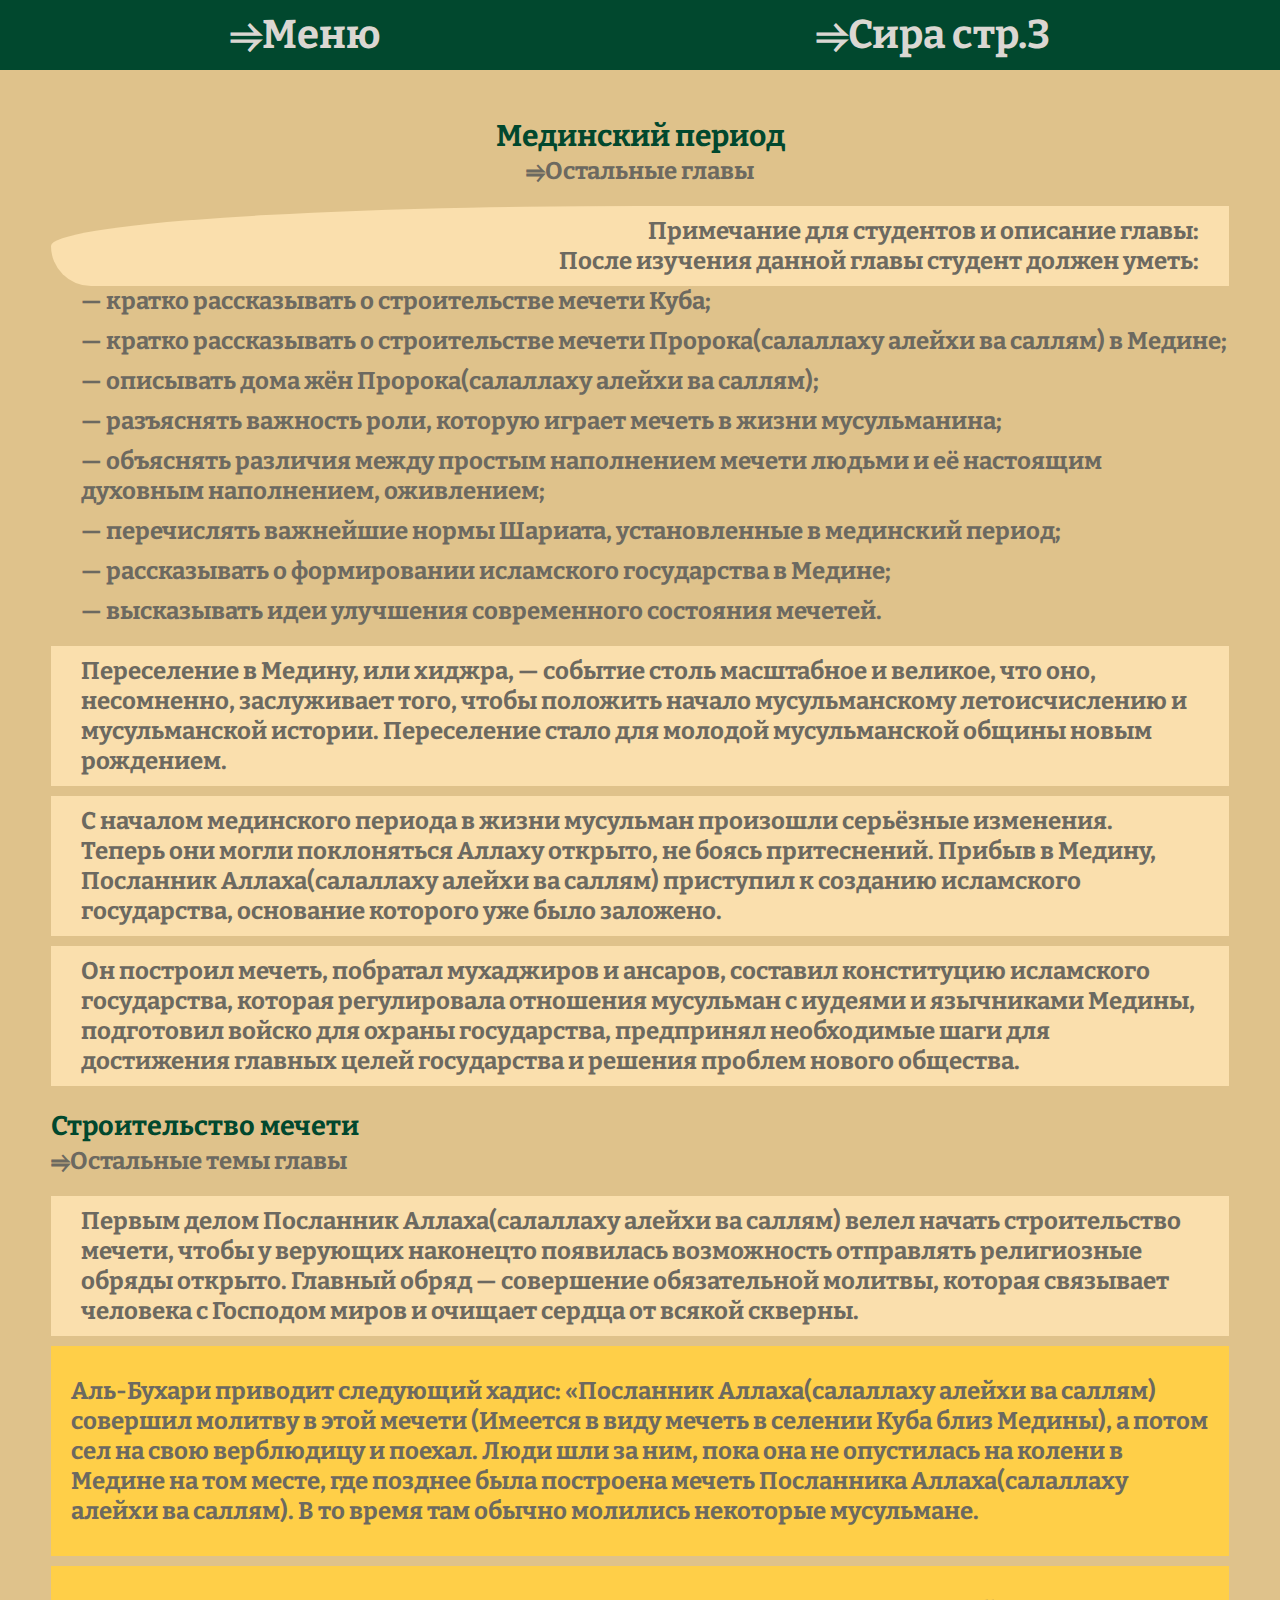
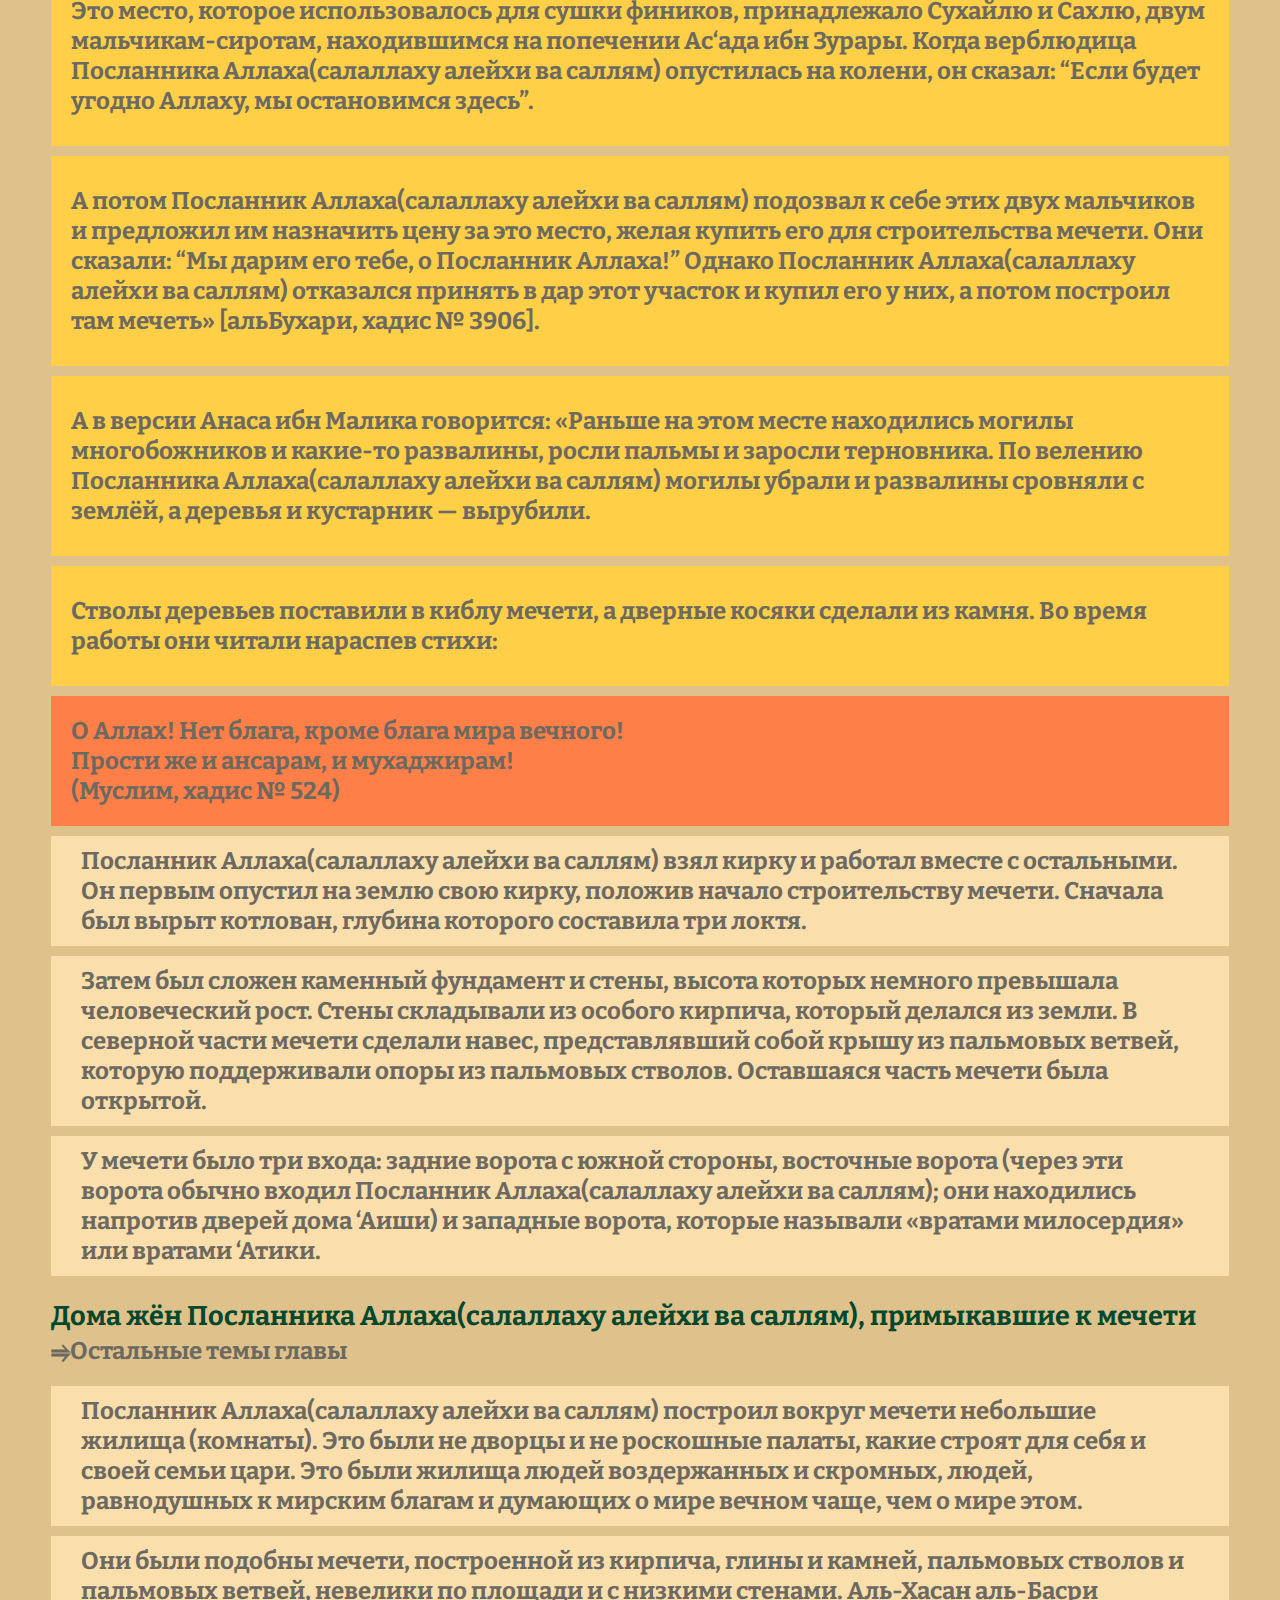
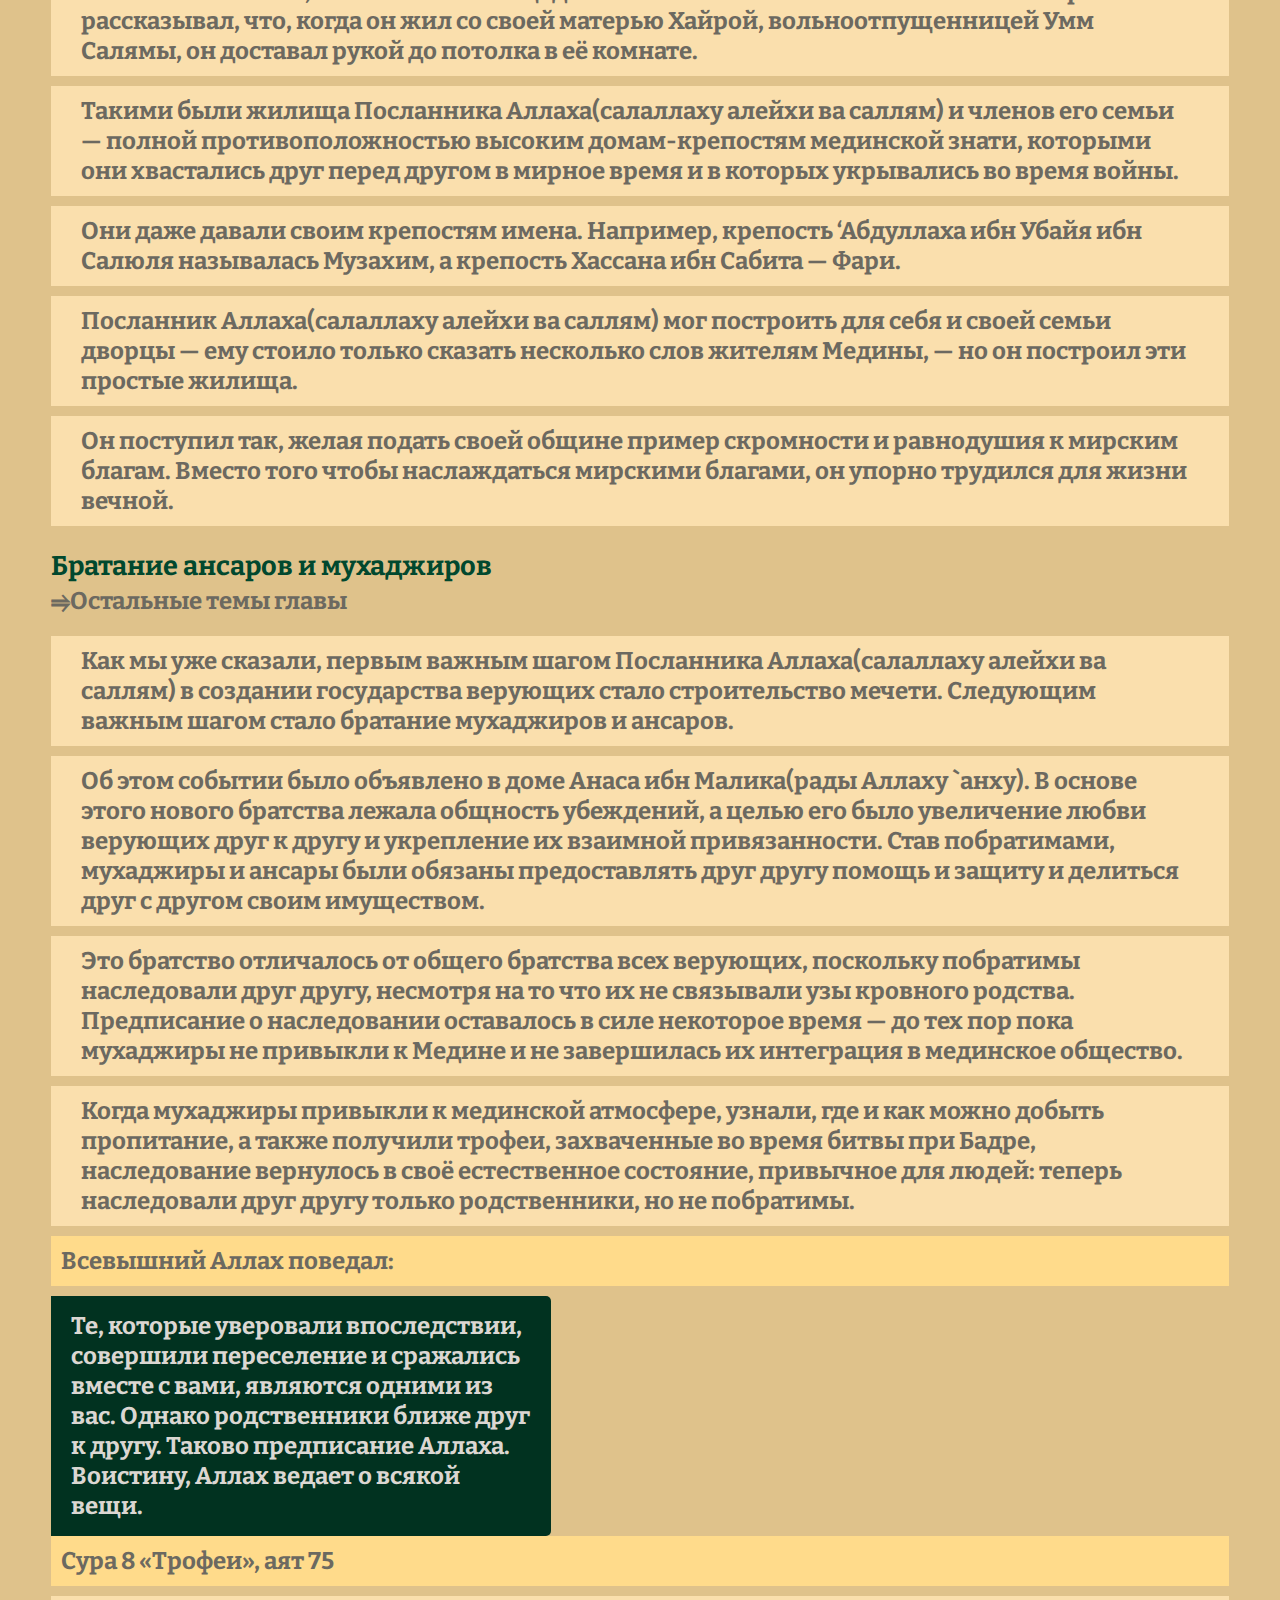
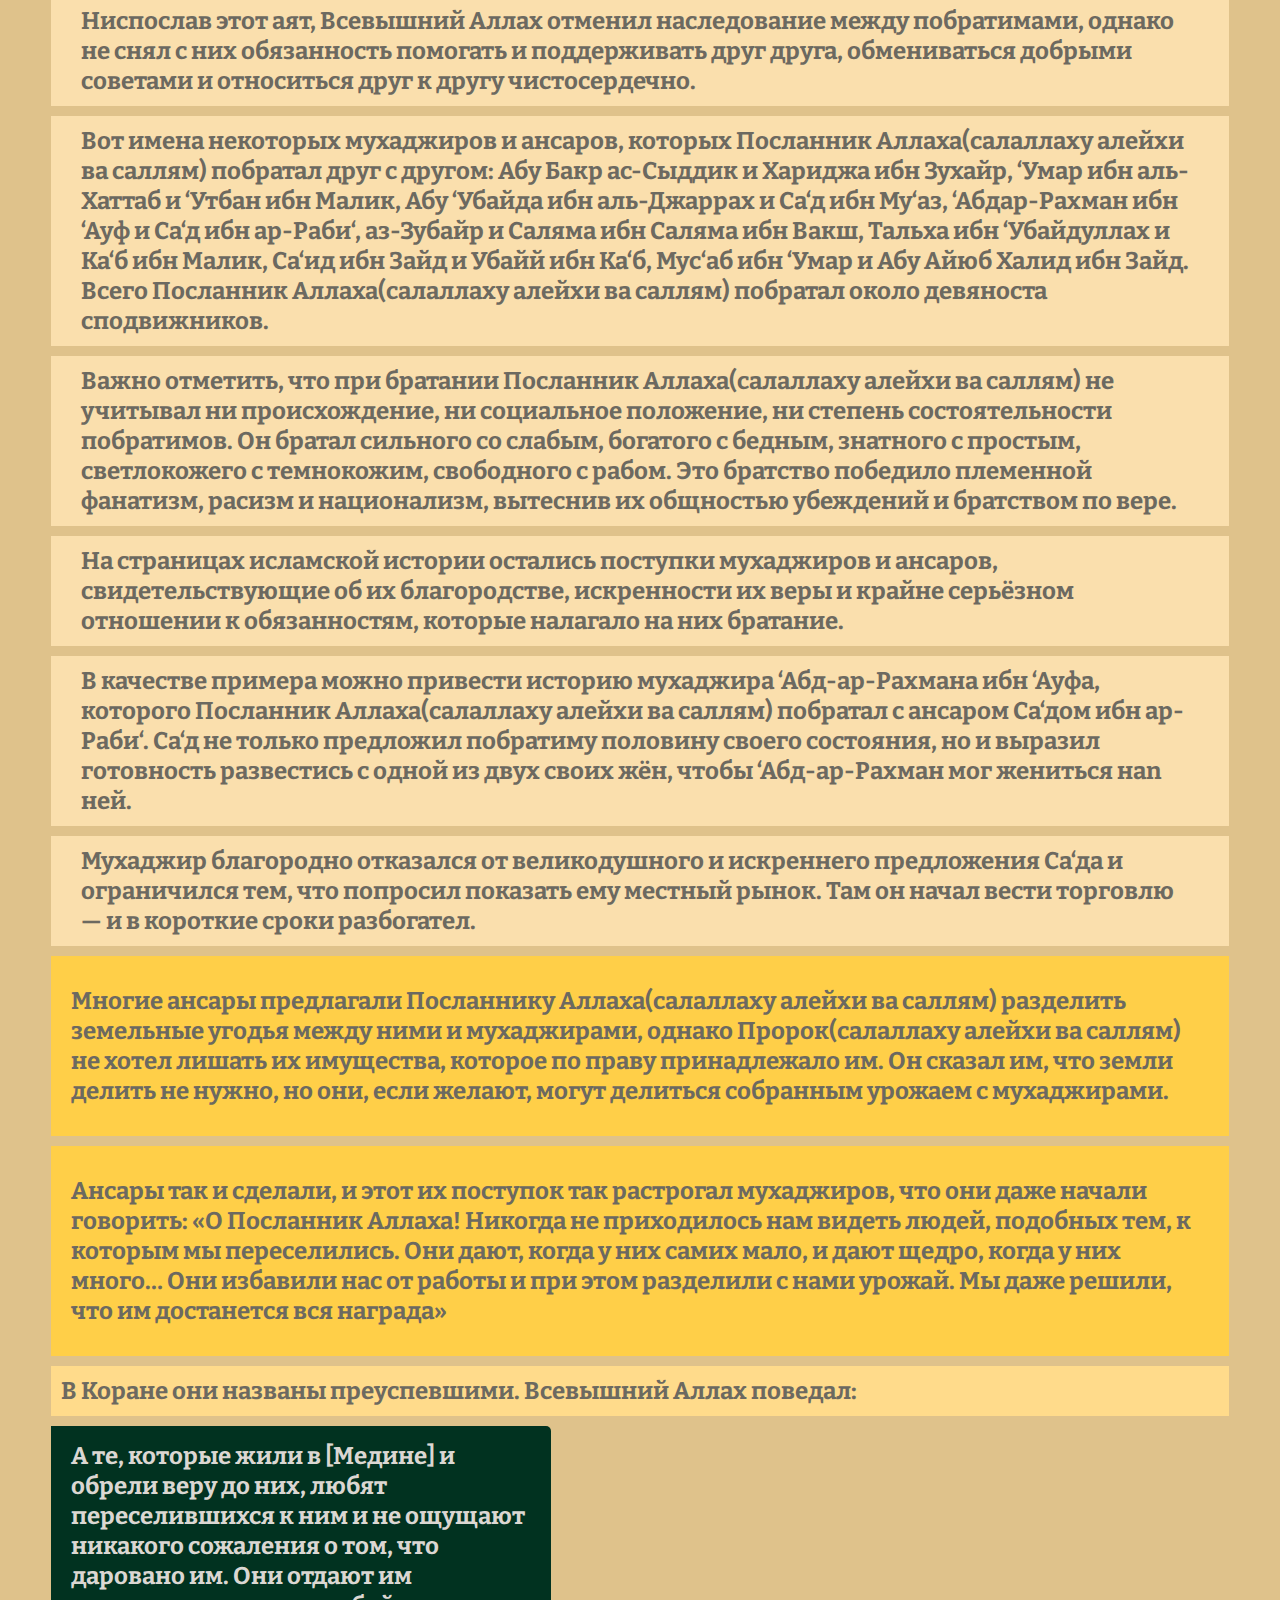
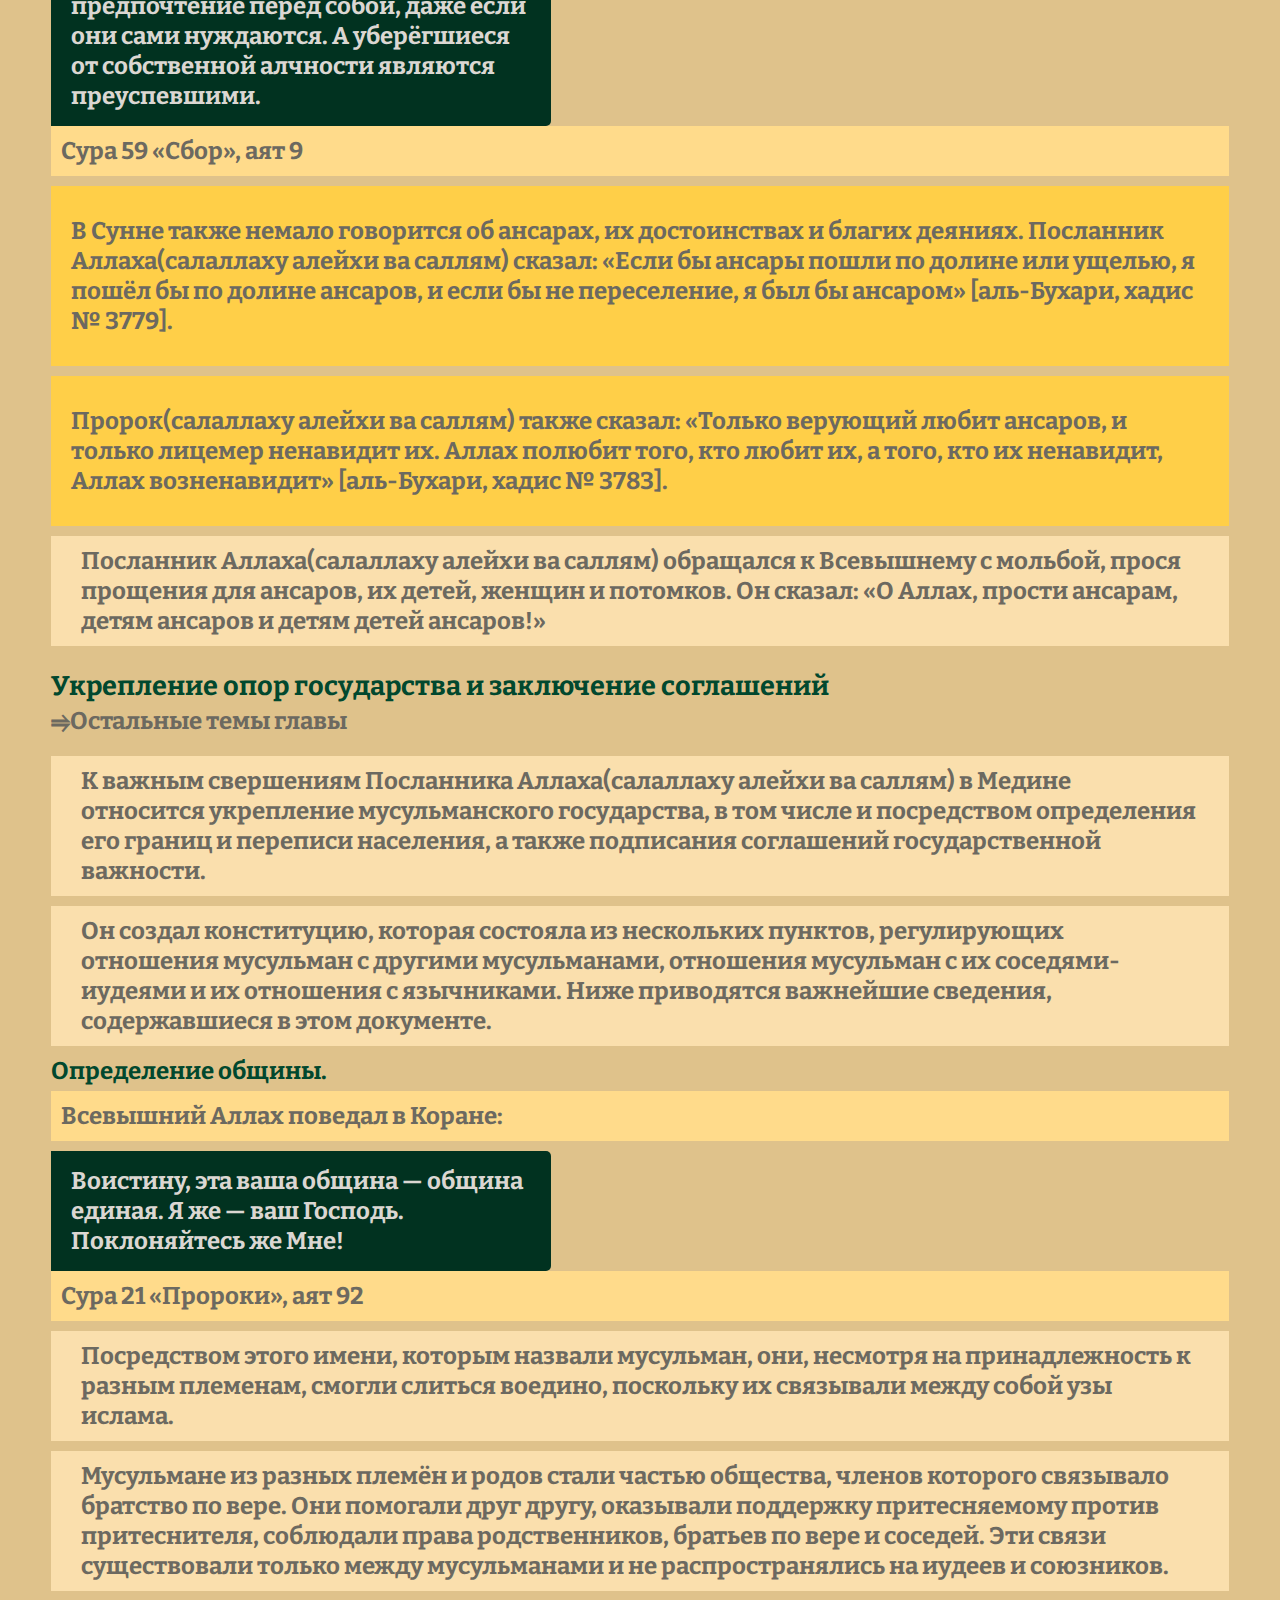
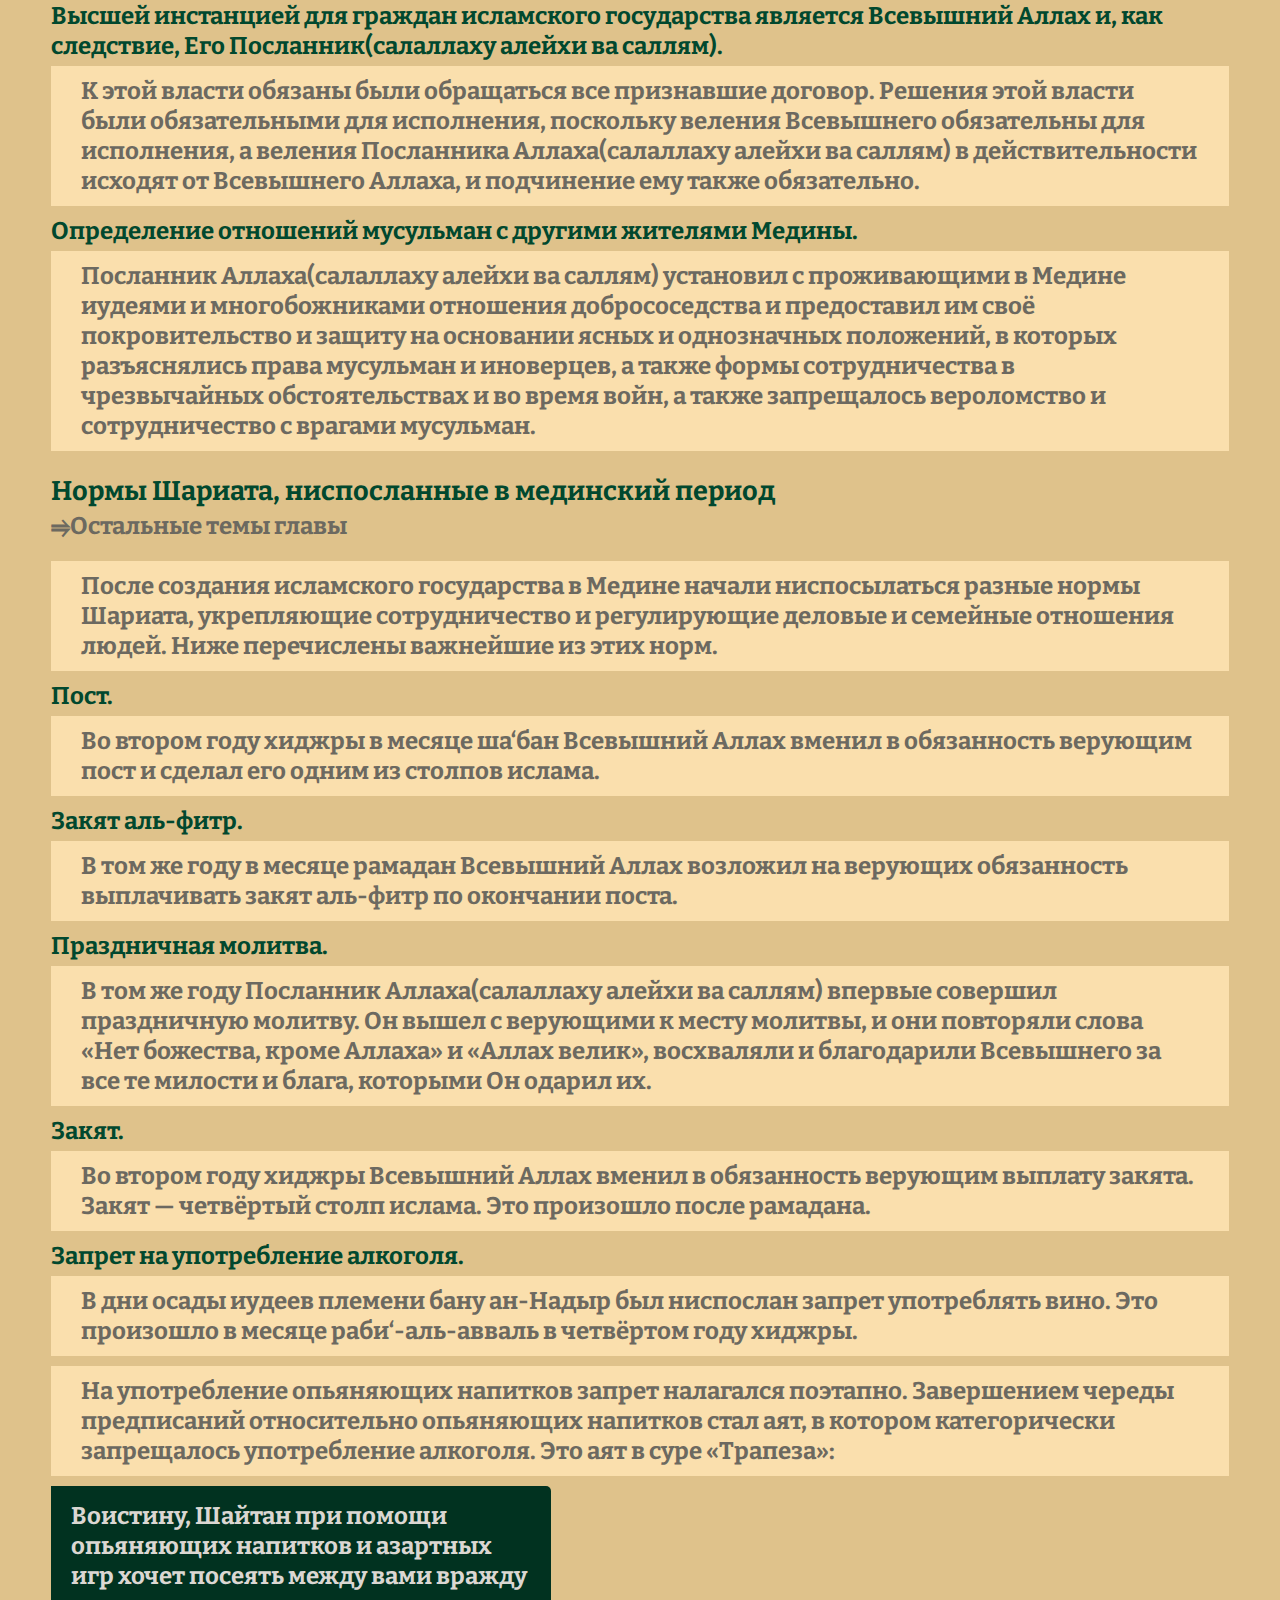
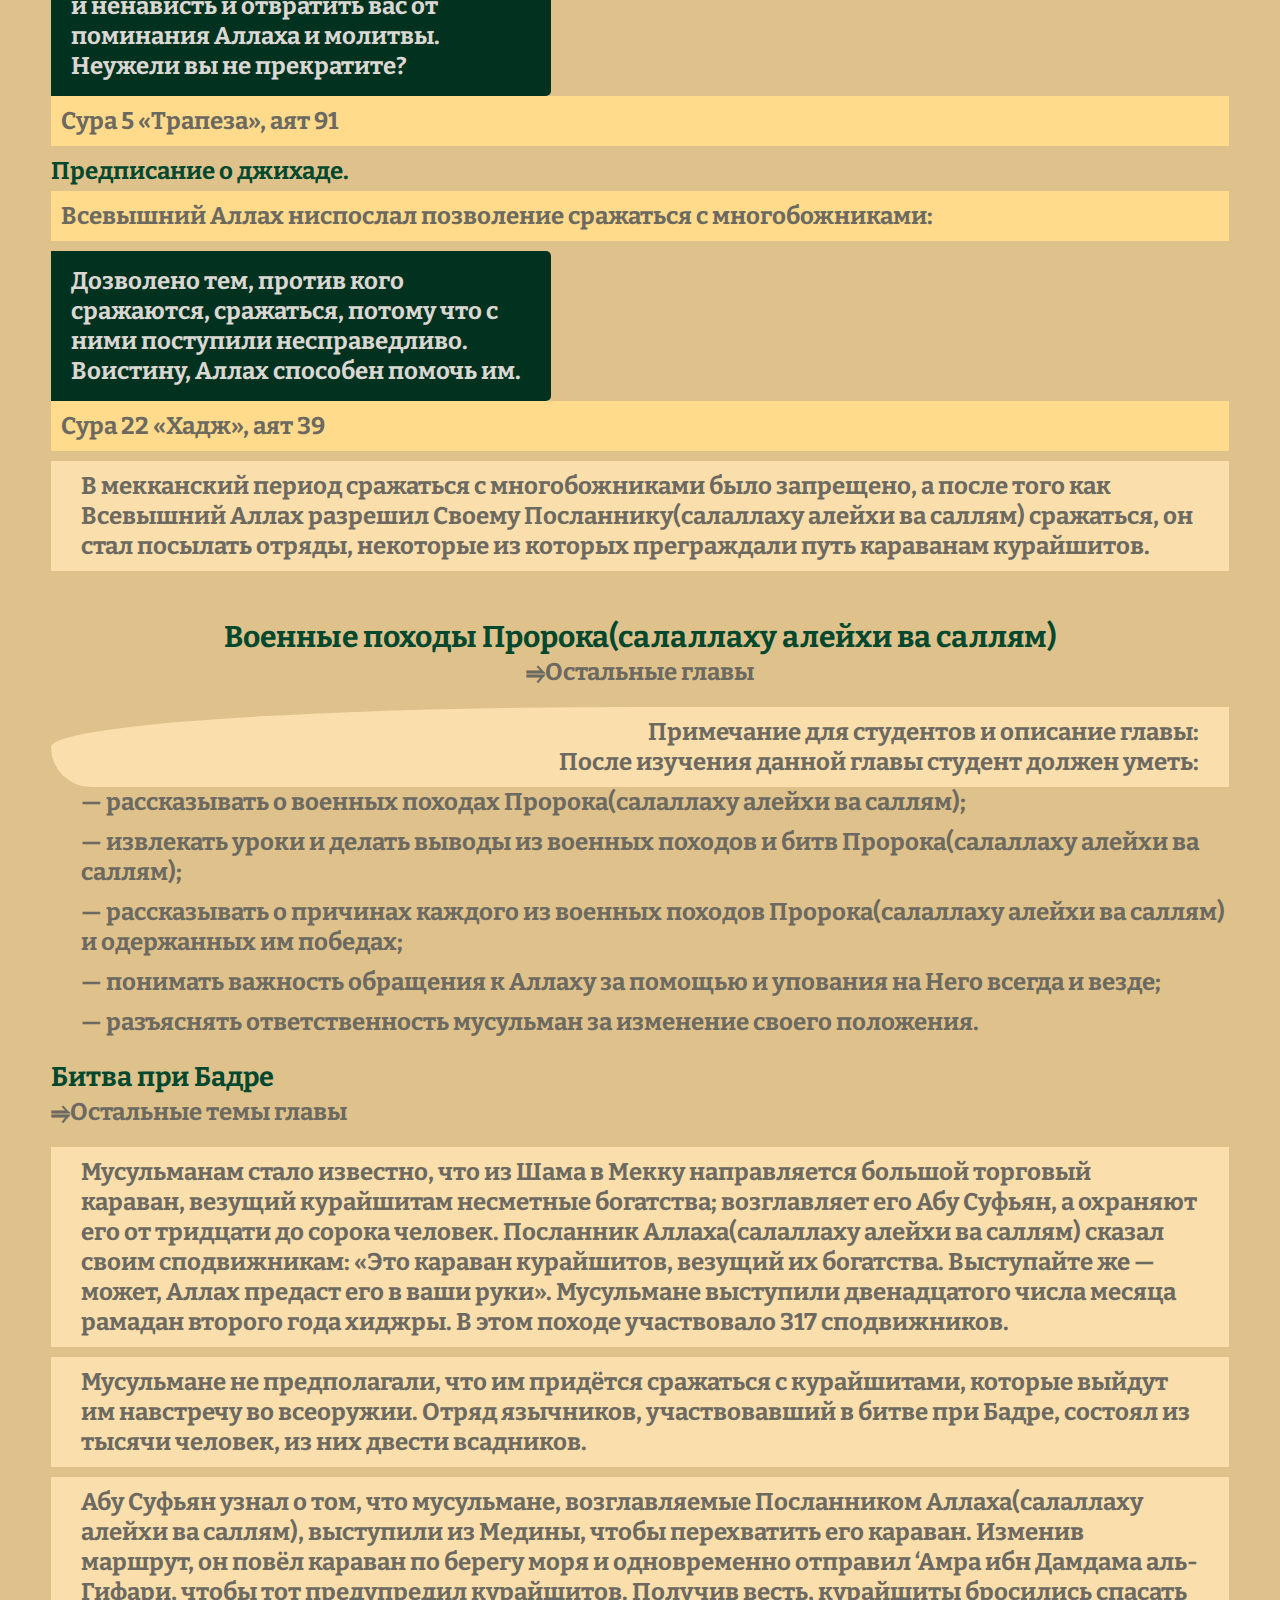
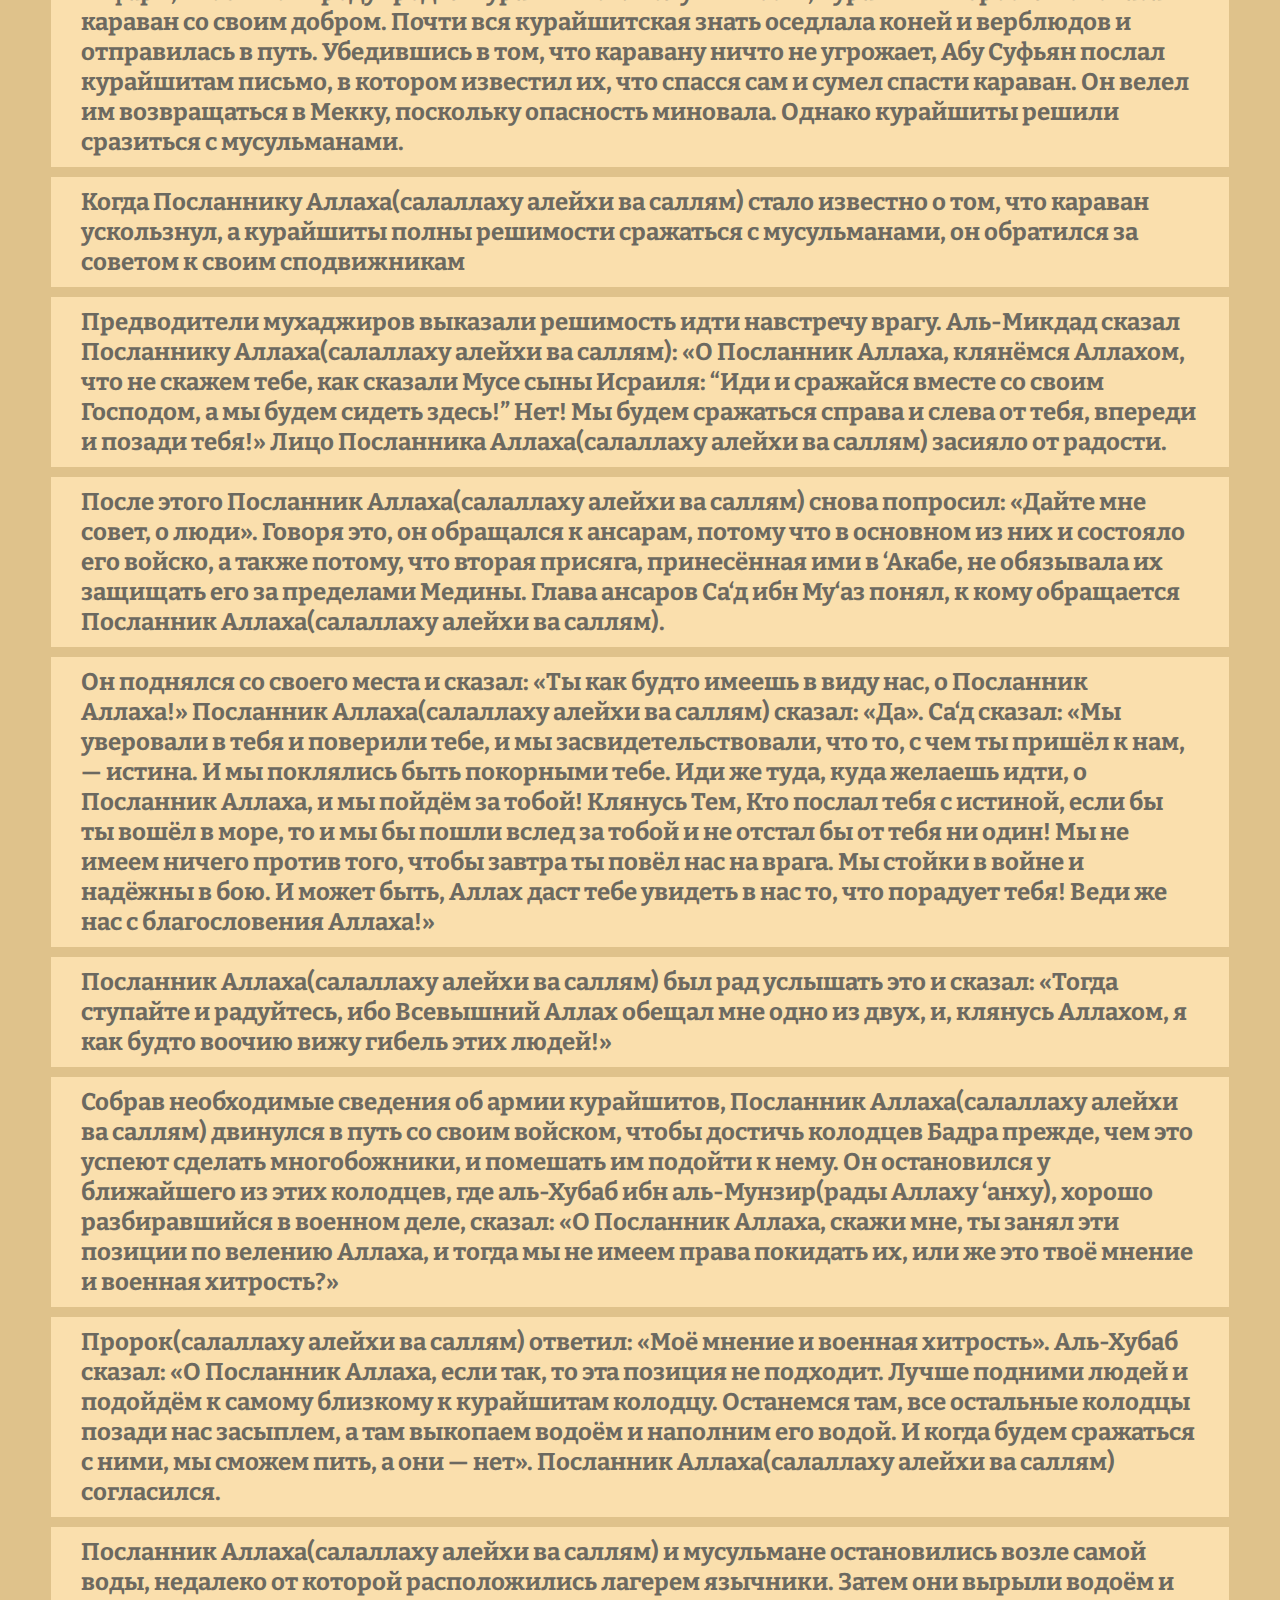
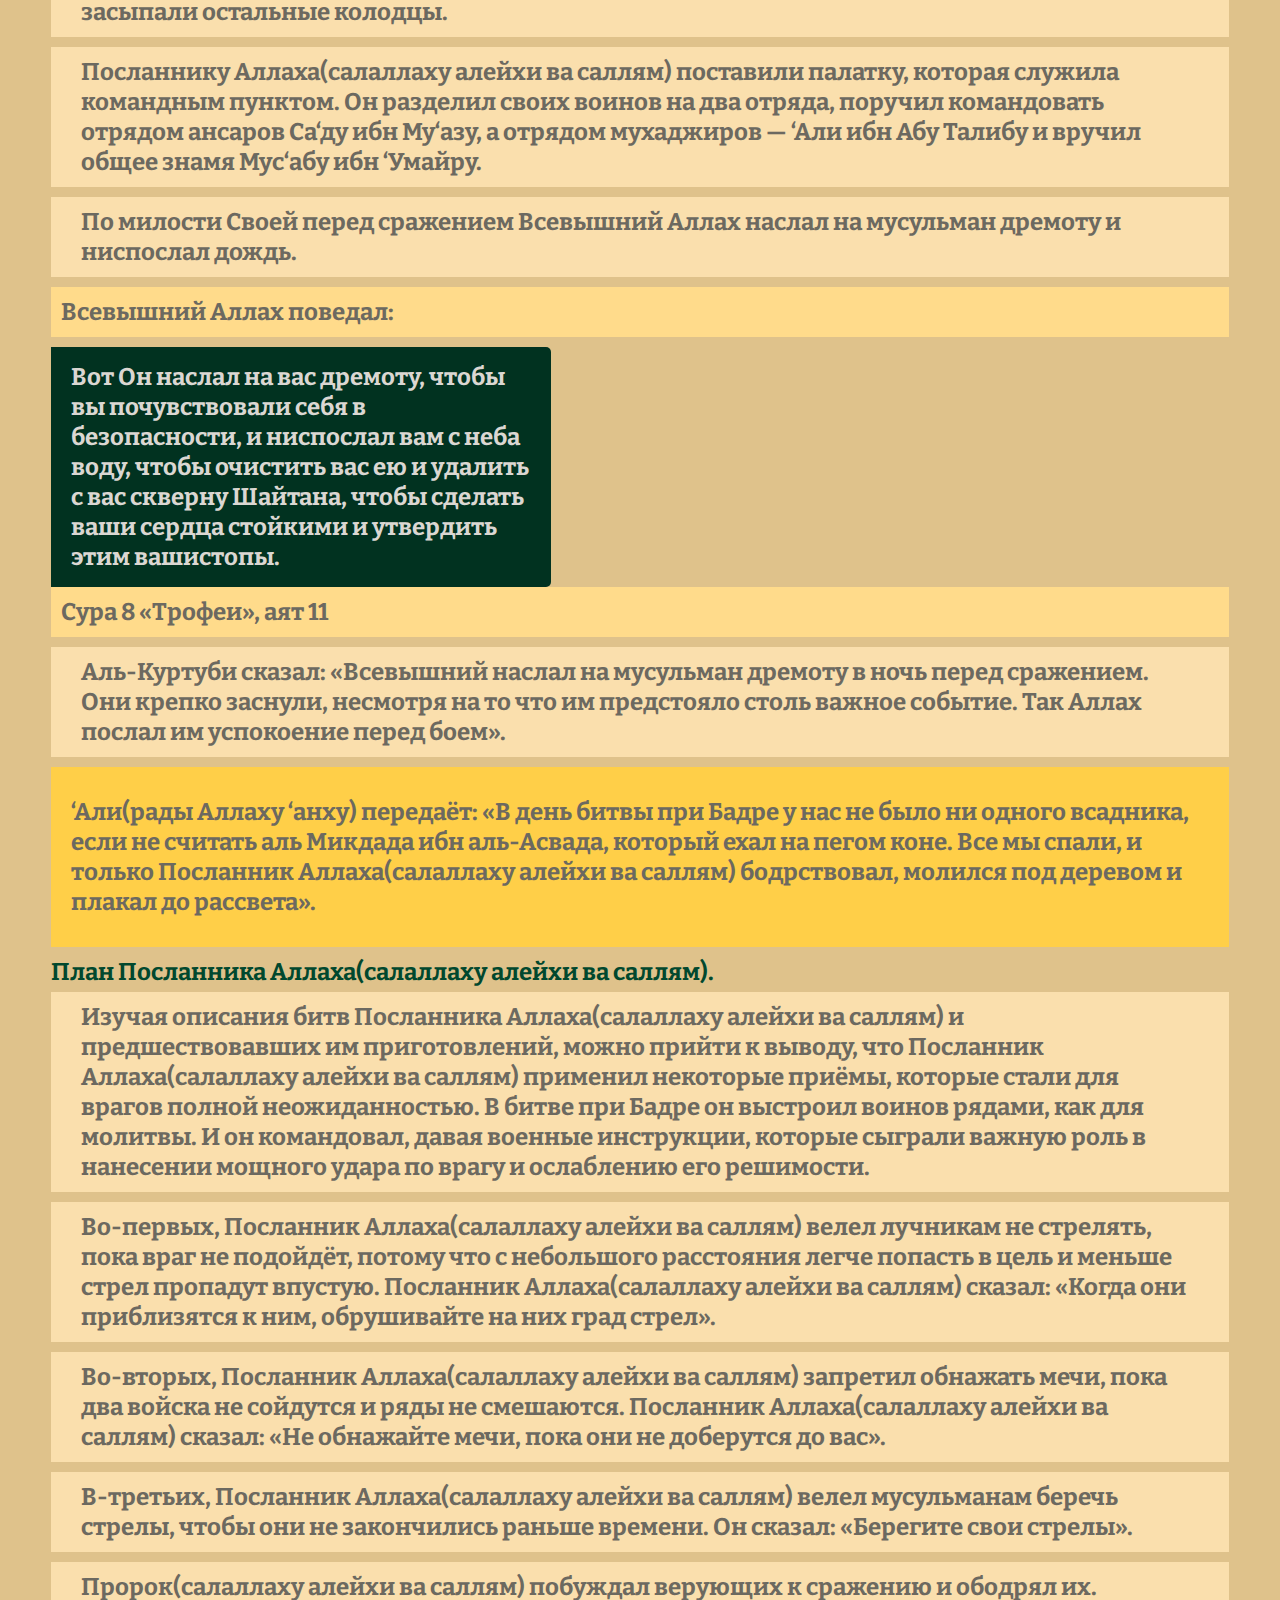
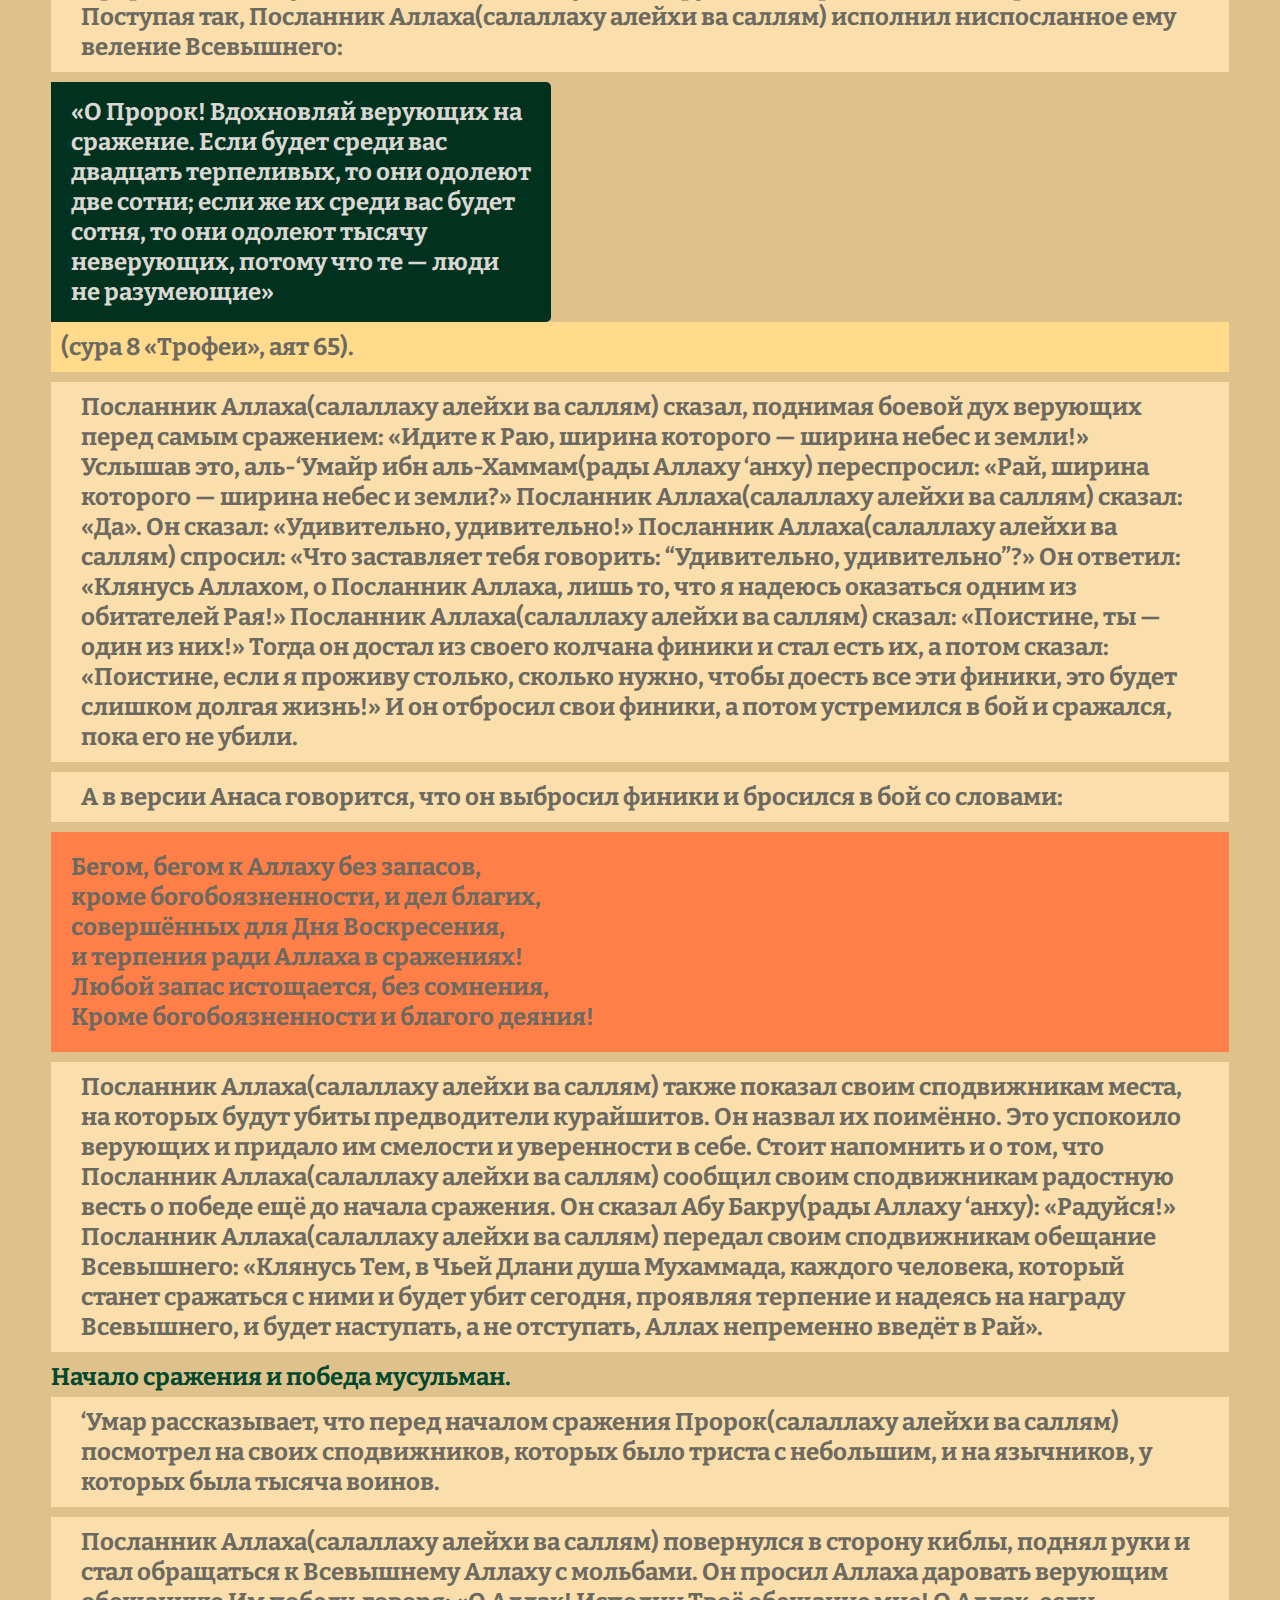
<file: page3.html>
<html lang="ru">
<head>
    <meta charset="UTF-8">
    <meta name="viewport" content="width=device-width, initial-scale=1.0">
    <link rel="preconnect" href="https://fonts.googleapis.com">
<link rel="preconnect" href="https://fonts.gstatic.com" crossorigin>
<link href="https://fonts.googleapis.com/css2?family=Bitter:ital,wght@0,100..900;1,100..900&display=swap" rel="stylesheet">
    <link rel="stylesheet" href="style.css"/>
    <title>Сира послической мисии</title>
</head>
<body>
    <header>
         <nav class="Сира__навигация">
            <details class="Сира__НавCсылки">
             <summary>Меню</summary>
             <a href="https://ideya-edf-prigect.github.io/page-po-Tafsir/" class="Сира__сылкаРаздел">Тафсир</a>
             <a href="https://ideya-edf-prigect.github.io/page-po-Adab/" class="Сира__сылкаРаздел">Адаб</a>
             <a href="#" class="Сира__сылкаРаздел">Сира</a>
            </details>
            <details class="Сира__НавCсылки">
             <summary><h1>Сира стр.3</h1></summary>
             <a href="index.html" class="Сира__сылкаРаздел">Сира стр.1</a>
             <a href="page2.html" class="Сира__сылкаРаздел">Сира стр.2</a>
            </details>
          </nav>
    </header>
    <main>
        <section class="Сира" id="Глава7">
            <h2>Мединский период</h2>
            <details class="Сира__ГлавыCсылки">
             <summary>Остальные главы</summary>
              <a href="#Глава8" class="Сира__сылкаГлавы">Военные походы Пророка(салаллаху алейхи ва саллям)</a>
              <a href="#Глава9" class="Сира__сылкаГлавы">Отношения Пророка(салаллаху алейхи ва саллям) с иудеями</a>
            </details>
             <p class="Сира__описаниеТемы">Примечание для студентов и описание главы: <br>
                  После изучения данной главы студент должен уметь: 
                   <ul class="Сира__Список">
                     <li class="Сира__пунктСписка">кратко рассказывать о строительстве мечети Куба;</li>  
                     <li class="Сира__пунктСписка">кратко рассказывать о строительстве мечети Пророка(салаллаху алейхи ва саллям) в Медине;</li> 
                     <li class="Сира__пунктСписка">описывать дома жён Пророка(салаллаху алейхи ва саллям);</li>
                     <li class="Сира__пунктСписка">разъяснять важность роли, которую играет мечеть
                     в жизни мусульманина;</li>
                     <li class="Сира__пунктСписка">объяснять различия между простым наполнением мечети людьми и её настоящим духовным наполнением,
                     оживлением;</li>
                     <li class="Сира__пунктСписка">перечислять важнейшие нормы Шариата, установленные в мединский период;</li>
                     <li class="Сира__пунктСписка"> рассказывать о формировании исламского государства в Медине;</li>
                     <li class="Сира__пунктСписка">высказывать идеи улучшения современного состояния мечетей.</li>
                   </ul>  
             </p>
             <p class="Сира__История">Переселение в Медину, или хиджра, — событие столь
              масштабное и великое, что оно, несомненно, заслуживает того, чтобы положить 
              начало мусульманскому летоисчислению и мусульманской истории. Переселение стало 
              для молодой мусульманской общины новым
              рождением.
             </p>
             <p class="Сира__История">С началом мединского периода в жизни
              мусульман произошли серьёзные изменения. Теперь
              они могли поклоняться Аллаху открыто, не боясь притеснений. 
              Прибыв в Медину, Посланник Аллаха(салаллаху алейхи ва саллям) приступил к созданию исламского государства, основание
              которого уже было заложено.
             </p>
             <p class="Сира__История">Он построил мечеть, побратал мухаджиров и ансаров, составил конституцию
              исламского государства, которая регулировала отношения мусульман с иудеями и язычниками Медины,
              подготовил войско для охраны государства, предпринял необходимые шаги для достижения главных целей
              государства и решения проблем нового общества.
             </p>
             <article class="Сира__тема" id="Тема7.1">
                <h3>Строительство мечети</h3>
                <details class="Сира__ТемыCсылки">
                  <summary>Остальные темы главы</summary>
                  <a href="#Тема7.2" class="Сира__сылкаТемы">Дома жён Посланника Аллаха(салаллаху алейхи ва саллям), примыкавшие к мечети</a>
                  <a href="#Тема7.3" class="Сира__сылкаТемы">Братание ансаров и мухаджиров</a>
                  <a href="#Тема7.4" class="Сира__сылкаТемы">Укрепление опор государства и заключение соглашений</a>
                  <a href="#Тема7.5" class="Сира__сылкаТемы">Нормы Шариата, ниспосланные в мединский
                  период</a>
                </details>
                <p class="Сира__История">Первым делом Посланник Аллаха(салаллаху алейхи ва саллям) велел начать
                  строительство мечети, чтобы у верующих наконецто появилась возможность отправлять 
                  религиозные обряды открыто. Главный обряд — совершение обязательной молитвы, которая связывает
                  человека с Господом миров и очищает сердца от
                  всякой скверны.
                </p>
                <p class="Сира__Сунна">Аль-Бухари приводит следующий хадис: «Посланник Аллаха(салаллаху алейхи ва саллям) совершил молитву 
                  в этой мечети (Имеется в виду мечеть в селении Куба близ Медины), 
                  а потом сел на свою верблюдицу и поехал. Люди шли за ним, пока она не опустилась на колени
                  в Медине на том месте, где позднее была построена
                  мечеть Посланника Аллаха(салаллаху алейхи ва саллям). В то время там обычно 
                  молились некоторые мусульмане. 
                </p>
                <p class="Сира__Сунна">Это место, которое использовалось для сушки фиников, принадлежало Сухайлю и Сахлю, двум мальчикам-сиротам,
                  находившимся на попечении Ас‘ада ибн Зурары.
                  Когда верблюдица Посланника Аллаха(салаллаху алейхи ва саллям) опустилась
                  на колени, он сказал: “Если будет угодно Аллаху, мы
                  остановимся здесь”.
                </p>
                <p class="Сира__Сунна">А потом Посланник Аллаха(салаллаху алейхи ва саллям)
                  подозвал к себе этих двух мальчиков и предложил
                  им назначить цену за это место, желая купить его
                  для строительства мечети. Они сказали: “Мы дарим
                  его тебе, о Посланник Аллаха!” Однако Посланник
                  Аллаха(салаллаху алейхи ва саллям) отказался принять в дар этот участок и купил 
                  его у них, а потом построил там мечеть» 
                  [альБухари, хадис № 3906].
                </p>
                <p class="Сира__Сунна">А в версии Анаса ибн Малика говорится:
                  «Раньше на этом месте находились могилы многобожников и какие-то развалины, росли пальмы и заросли терновника. 
                  По велению Посланника Аллаха(салаллаху алейхи ва саллям) могилы убрали и развалины сровняли
                  с землёй, а деревья и кустарник — вырубили.
                </p>
                <p class="Сира__Сунна">Стволы деревьев поставили в киблу мечети, а дверные
                  косяки сделали из камня. Во время работы они читали нараспев стихи:
                </p>
                <p class="Сира__определения">
                    О Аллах! Нет блага, кроме блага мира вечного!<br>
                    Прости же и ансарам, и мухаджирам!<br>
                    (Муслим, хадис № 524)
                </p>
                <p class="Сира__История">Посланник Аллаха(салаллаху алейхи ва саллям) взял кирку и работал вместе
                  с остальными. Он первым опустил на землю свою кирку, положив начало строительству мечети. 
                  Сначала был вырыт котлован, глубина которого составила три локтя.
                </p>
                <p class="Сира__История">Затем был сложен каменный фундамент и стены, высота которых немного превышала
                  человеческий рост. Стены складывали из особого
                  кирпича, который делался из земли. В северной части мечети сделали навес, представлявший собой
                  крышу из пальмовых ветвей, которую поддерживали опоры из пальмовых стволов. Оставшаяся часть
                  мечети была открытой.
                </p>
                <p class="Сира__История">У мечети было три входа: задние ворота с южной стороны,
                  восточные ворота (через эти ворота обычно входил Посланник Аллаха(салаллаху алейхи ва саллям); они находились напротив дверей дома ‘Аиши) и западные
                  ворота, которые называли «вратами милосердия»
                  или вратами ‘Атики.
                </p>
             </article>
             <article class="Сира__тема" id="Тема7.2">
              <h3>Дома жён Посланника Аллаха(салаллаху алейхи ва саллям), примыкавшие к мечети</h3>
               <details class="Сира__ТемыCсылки">
                  <summary>Остальные темы главы</summary>
                  <a href="#Тема7.1" class="Сира__сылкаТемы">Строительство мечети</a>
                  <a href="#Тема7.3" class="Сира__сылкаТемы">Братание ансаров и мухаджиров</a>
                  <a href="#Тема7.4" class="Сира__сылкаТемы">Укрепление опор государства и заключение соглашений</a>
                  <a href="#Тема7.5" class="Сира__сылкаТемы">Нормы Шариата, ниспосланные в мединский
                  период</a>
                </details>
              <p class="Сира__История">Посланник Аллаха(салаллаху алейхи ва саллям) построил вокруг 
                мечети небольшие жилища (комнаты). Это были не дворцы и не роскошные палаты, какие строят для себя и своей семьи цари. Это были жилища людей
                воздержанных и скромных, людей, равнодушных
                к мирским благам и думающих о мире вечном чаще, чем о мире этом. 
              </p>
              <p class="Сира__История">Они были подобны мечети, построенной из кирпича, 
                глины и камней, пальмовых
                стволов и пальмовых ветвей, невелики по площади
                и с низкими стенами. Аль-Хасан аль-Басри рассказывал, что, когда он жил со 
                своей матерью Хайрой,
                вольноотпущенницей Умм Салямы, он доставал рукой до потолка в её комнате.
              </p>
              <p class="Сира__История">Такими были жилища Посланника Аллаха(салаллаху алейхи ва саллям)
                и членов его семьи — полной противоположностью высоким домам-крепостям мединской знати, 
                которыми они хвастались друг перед другом в мирное время и в которых укрывались во время войны. 
              </p>
              <p class="Сира__История">Они даже давали своим крепостям имена. Например, крепость ‘Абдуллаха ибн Убайя ибн Салюля
                называлась Музахим, а крепость Хассана ибн Сабита — Фари.
              </p>
              <p class="Сира__История">Посланник Аллаха(салаллаху алейхи ва саллям)  мог построить для себя
                и своей семьи дворцы — ему стоило только сказать
                несколько слов жителям Медины, — но он построил эти простые жилища.
              </p>
              <p class="Сира__История">Он поступил так, желая
                подать своей общине пример скромности и равнодушия к мирским благам. 
                Вместо того чтобы наслаждаться мирскими благами, он упорно трудился
                для жизни вечной.
              </p>
             </article>
             <article class="Сира__тема" id="Тема7.3">
              <h3>Братание ансаров и мухаджиров</h3>
               <details class="Сира__ТемыCсылки">
                  <summary>Остальные темы главы</summary>
                  <a href="#Тема7.1" class="Сира__сылкаТемы">Строительство мечети</a>
                  <a href="#Тема7.2" class="Сира__сылкаТемы">Дома жён Посланника Аллаха(салаллаху алейхи ва саллям), примыкавшие к мечети</a>
                  <a href="#Тема7.4" class="Сира__сылкаТемы">Укрепление опор государства и заключение соглашений</a>
                  <a href="#Тема7.5" class="Сира__сылкаТемы">Нормы Шариата, ниспосланные в мединский
                  период</a>
                </details>
              <p class="Сира__История">Как мы уже сказали, первым важным шагом Посланника Аллаха(салаллаху алейхи ва саллям) в создании 
                государства верующих стало строительство мечети. Следующим важным шагом стало братание мухаджиров и ансаров.
              </p>
              <p class="Сира__История">Об этом событии было объявлено в доме Анаса ибн Малика(рады Аллаху `анху).
                В основе этого нового братства лежала общность
                убеждений, а целью его было увеличение любви верующих друг к другу и укрепление
                их взаимной привязанности. Став побратимами, мухаджиры и ансары
                были обязаны предоставлять друг другу помощь и защиту и делиться друг 
                с другом своим имуществом.
              </p>
              <p class="Сира__История">Это братство отличалось от общего братства
                всех верующих, поскольку побратимы наследовали друг другу, несмотря на то что их не связывали
                узы кровного родства. Предписание о наследовании
                оставалось в силе некоторое время — до тех пор пока мухаджиры не привыкли к Медине и не завершилась их интеграция в мединское общество.
              </p>
              <p class="Сира__История">Когда мухаджиры привыкли к мединской атмосфере, узнали, 
                где и как можно добыть пропитание, а также получили трофеи, захваченные во время битвы при Бадре, наследование вернулось в своё
                естественное состояние, привычное для людей: теперь наследовали друг другу только родственники,
                но не побратимы.
              </p>
              <p class="Сира__пояснение">
                Всевышний Аллах поведал:
              </p>
              <p class="Сира__РечьАллаха">Те, которые уверовали
                впоследствии, совершили переселение и сражались вместе с вами,
                являются одними из вас.
                Однако родственники
                ближе друг к другу. Таково предписание Аллаха. Воистину, Аллах ведает
                о всякой вещи.
              </p>
              <p class="Сира__пояснение">
                Сура 8 «Трофеи», аят 75
              </p>
              <p class="Сира__История">Ниспослав этот аят, Всевышний Аллах отменил наследование 
                между побратимами, однако не снял
                с них обязанность помогать и поддерживать друг
                друга, обмениваться добрыми советами и относиться друг к другу чистосердечно.
              </p>
              <p class="Сира__История">Вот имена некоторых мухаджиров и ансаров, которых 
                Посланник Аллаха(салаллаху алейхи ва саллям) побратал друг с другом: Абу Бакр ас-Сыддик и Хариджа ибн Зухайр, ‘Умар ибн аль-Хаттаб и ‘Утбан ибн Малик, Абу
                ‘Убайда ибн аль-Джаррах и Са‘д ибн Му‘аз, ‘Абдар-Рахман ибн ‘Ауф и Са‘д ибн ар-Раби‘, аз-Зубайр
                и Саляма ибн Саляма ибн Вакш, Тальха ибн ‘Убайдуллах и Ка‘б ибн Малик, Са‘ид ибн Зайд и Убайй
                ибн Ка‘б, Мус‘аб ибн ‘Умар и Абу Айюб Халид ибн
                Зайд. Всего Посланник Аллаха(салаллаху алейхи ва саллям) побратал около девяноста сподвижников.
              </p>
              <p class="Сира__История">Важно отметить, что при братании Посланник
                Аллаха(салаллаху алейхи ва саллям) не учитывал ни происхождение, ни социальное положение, 
                ни степень состоятельности
                побратимов. Он братал сильного со слабым, богатого с бедным, знатного с 
                простым, светлокожего
                с темнокожим, свободного с рабом. Это братство
                победило племенной фанатизм, расизм и национализм, вытеснив их общностью 
                убеждений и братством по вере.
              </p>
              <p class="Сира__История">На страницах исламской истории остались поступки мухаджиров и ансаров, свидетельствующие
                об их благородстве, искренности их веры и крайне
                серьёзном отношении к обязанностям, которые налагало на них братание. 
              </p>
              <p class="Сира__История"> В качестве примера можно привести историю мухаджира ‘Абд-ар-Рахмана
                ибн ‘Ауфа, которого Посланник Аллаха(салаллаху алейхи ва саллям) побратал с ансаром Са‘дом ибн ар-Раби‘. Са‘д не только
                предложил побратиму половину своего состояния,
                но и выразил готовность развестись с одной из двух
                своих жён, чтобы ‘Абд-ар-Рахман мог жениться наn ней. 
              </p>
              <p class="Сира__История">Мухаджир благородно отказался от великодушного 
                и искреннего предложения Са‘да и ограничился тем, что попросил показать ему местный
                рынок. Там он начал вести торговлю — и в короткие сроки разбогател.
              </p>
              <p class="Сира__Сунна">Многие ансары предлагали Посланнику Аллаха(салаллаху алейхи ва саллям) разделить 
                земельные угодья между ними и мухаджирами, однако Пророк(салаллаху алейхи ва саллям) не хотел лишать их
                имущества, которое по праву принадлежало им. Он
                сказал им, что земли делить не нужно, но они, если
                желают, могут делиться собранным урожаем с мухаджирами.
              </p>
              <p class="Сира__Сунна">Ансары так и сделали, и этот их поступок так растрогал мухаджиров, что они даже начали
                говорить: «О Посланник Аллаха! Никогда не приходилось нам видеть людей, подобных тем, к которым
                мы переселились. Они дают, когда у них самих мало, и дают щедро, когда у них много… Они избавили
                нас от работы и при этом разделили с нами урожай.
                Мы даже решили, что им достанется вся награда» 
              </p>
              <p class="Сира__пояснение">В Коране они названы преуспевшими. Всевышний Аллах поведал:</p>
              <p class="Сира__РечьАллаха">А те, которые жили
                в [Медине] и обрели веру до них, любят переселившихся к ним и не
                ощущают никакого сожаления о том, что даровано им. Они отдают
                им предпочтение перед
                собой, даже если они сами нуждаются. А уберёгшиеся от собственной алчности являются
                преуспевшими.
              </p>
              <p class="Сира__пояснение">Сура 59 «Сбор», аят 9</p>
              <p class="Сира__Сунна">В Сунне также немало говорится об ансарах, их достоинствах и благих деяниях.
                 Посланник Аллаха(салаллаху алейхи ва саллям) сказал: «Если бы ансары пошли по долине или ущелью, 
                 я пошёл бы по долине ансаров, и если бы не переселение, я был бы ансаром» 
                 [аль-Бухари, хадис № 3779].
              </p>
              <p class="Сира__Сунна">Пророк(салаллаху алейхи ва саллям) также сказал: «Только верующий любит ансаров,
                и только лицемер ненавидит их. Аллах
                полюбит того, кто любит их, а того, кто их ненавидит, 
                Аллах возненавидит» [аль-Бухари, хадис № 3783].
              </p>
              <p class="Сира__История">Посланник Аллаха(салаллаху алейхи ва саллям) обращался к Всевышнему
                с мольбой, прося прощения для ансаров, их детей,
                женщин и потомков. Он сказал: «О Аллах, прости
                ансарам, детям ансаров и детям детей ансаров!»
              </p>
             </article>
             <article class="Сира__тема" id="Тема7.4">
              <h3>Укрепление опор государства и заключение соглашений</h3>
               <details class="Сира__ТемыCсылки">
                  <summary>Остальные темы главы</summary>
                  <a href="#Тема7.1" class="Сира__сылкаТемы">Строительство мечети</a>
                  <a href="#Тема7.2" class="Сира__сылкаТемы">Дома жён Посланника Аллаха(салаллаху алейхи ва саллям), примыкавшие к мечети</a>
                  <a href="#Тема7.3" class="Сира__сылкаТемы">Братание ансаров и мухаджиров</a>
                  <a href="#Тема7.5" class="Сира__сылкаТемы">Нормы Шариата, ниспосланные в мединский
                  период</a>
               </details>
              <p class="Сира__История">К важным свершениям Посланника Аллаха(салаллаху алейхи ва саллям) в Медине 
                относится укрепление мусульманского государства, в том числе и посредством определения его
                границ и переписи населения, а также подписания
                соглашений государственной важности. 
              </p>
              <p class="Сира__История">Он создал
                конституцию, которая состояла из нескольких пунктов, регулирующих отношения мусульман 
                с другими мусульманами, отношения мусульман с их соседями-иудеями и их отношения с язычниками. Ниже
                приводятся важнейшие сведения, содержавшиеся
                в этом документе.
              </p>
              <h4>Определение общины.</h4>
              <p class="Сира__пояснение">
                Всевышний Аллах поведал в Коране:
              </p>
              <p class="Сира__РечьАллаха">
                Воистину, эта ваша община — община единая.
                Я же — ваш Господь.
                Поклоняйтесь же Мне!
              </p>
              <p class="Сира__пояснение">
                Сура 21 «Пророки», аят 92
              </p>
              <p class="Сира__История">Посредством этого имени, которым назвали мусульман, 
                они, несмотря на принадлежность к разным племенам, смогли слиться воедино, 
                поскольку их связывали между собой узы ислама. 
              </p>
              <p class="Сира__История">Мусульмане из разных племён и родов стали частью общества, 
                членов которого связывало братство по вере. Они помогали друг другу, оказывали
                поддержку притесняемому против притеснителя,
                соблюдали права родственников, братьев по вере
                и соседей. Эти связи существовали только между
                мусульманами и не распространялись на иудеев
                и союзников.
              </p>
              <h4>Высшей инстанцией для граждан исламского государства является Всевышний Аллах
                и, как следствие, Его Посланник(салаллаху алейхи ва саллям). </h4>
              <p class="Сира__История">К этой власти обязаны были обращаться все признавшие
                договор. Решения этой власти были обязательными для исполнения, поскольку веления 
                Всевышнего обязательны для исполнения, а веления Посланника Аллаха(салаллаху алейхи ва саллям) в действительности исходят
                от Всевышнего Аллаха, и подчинение ему также
                обязательно.
              </p>
              <h4>Определение отношений мусульман с другими жителями Медины.</h4>
              <p class="Сира__История">Посланник Аллаха(салаллаху алейхи ва саллям)
                установил с проживающими в Медине иудеями
                и многобожниками отношения добрососедства
                и предоставил им своё покровительство и защиту 
                на основании ясных и однозначных положений,
                в которых разъяснялись права мусульман и иноверцев, 
                а также формы сотрудничества в чрезвычайных обстоятельствах и во 
                время войн, а также запрещалось вероломство и сотрудничество
                с врагами мусульман.
              </p>
             </article>
             <article class="Сира__тема" id="Тема7.5">
              <h3>Нормы Шариата, ниспосланные в мединский
              период</h3>
              <details class="Сира__ТемыCсылки">
                  <summary>Остальные темы главы</summary>
                  <a href="#Тема7.1" class="Сира__сылкаТемы">Строительство мечети</a>
                  <a href="#Тема7.2" class="Сира__сылкаТемы">Дома жён Посланника Аллаха(салаллаху алейхи ва саллям), примыкавшие к мечети</a>
                  <a href="#Тема7.3" class="Сира__сылкаТемы">Братание ансаров и мухаджиров</a>
                  <a href="#Тема7.4" class="Сира__сылкаТемы">Укрепление опор государства и заключение соглашений</a>                  
              </details>
              <p class="Сира__История">После создания 
                исламского государства в Медине начали ниспосылаться разные нормы Шариата,
                укрепляющие сотрудничество и регулирующие деловые и семейные отношения людей. 
                Ниже перечислены важнейшие из этих норм.
              </p>
              <h4>Пост.</h4>
              <p class="Сира__История">Во втором году хиджры в месяце ша‘бан
                Всевышний Аллах вменил в обязанность верующим
                пост и сделал его одним из столпов ислама.
              </p>
              <h4>Закят аль-фитр.</h4>
              <p class="Сира__История">В том же году в месяце
                 рамадан Всевышний Аллах возложил на верующих обязанность 
                 выплачивать закят аль-фитр по окончании поста.
              </p>
              <h4>Праздничная молитва.</h4>
              <p class="Сира__История">В том же году Посланник
                Аллаха(салаллаху алейхи ва саллям) впервые совершил праздничную молитву.
                Он вышел с верующими к месту молитвы, и они повторяли 
                слова «Нет божества, кроме Аллаха» и «Аллах велик», восхваляли и благодарили Всевышнего за
                все те милости и блага, которыми Он одарил их.
              </p>
              <h4>Закят.</h4>
              <p class="Сира__История">Во втором году хиджры Всевышний Аллах вменил в обязанность верующим 
                выплату закята. Закят — четвёртый столп ислама. Это произошло после рамадана.
              </p>
              <h4>Запрет на употребление алкоголя.</h4>
              <p class="Сира__История"> В дни осады иудеев племени бану ан-Надыр был ниспослан
                запрет употреблять вино. Это произошло в месяце
                раби‘-аль-авваль в четвёртом году хиджры.
              </p>
              <p class="Сира__История">На употребление опьяняющих напитков запрет налагался
                поэтапно. Завершением череды предписаний относительно опьяняющих напитков стал аят, в котором
                категорически запрещалось употребление алкоголя.
                Это аят в суре «Трапеза»:
              </p>
              <p class="Сира__РечьАллаха">Воистину, Шайтан при
                помощи опьяняющих напитков и азартных
                игр хочет посеять между вами вражду и ненависть и отвратить вас от
                поминания Аллаха и молитвы. Неужели вы не
                прекратите?
              </p>
              <p class="Сира__пояснение">Сура 5 «Трапеза», аят 91</p>
              <h4>Предписание о джихаде.</h4>
              <p class="Сира__пояснение">Всевышний Аллах ниспослал
                позволение сражаться с многобожниками:</p>
              <p class="Сира__РечьАллаха">Дозволено тем, против
                кого сражаются, сражаться, потому что
                с ними поступили несправедливо. Воистину, Аллах способен помочь им.
              </p>
              <p class="Сира__пояснение">Сура 22 «Хадж», аят 39</p>
              <p class="Сира__История">В мекканский период сражаться с многобожниками
                было запрещено, а после того как Всевышний Аллах
                разрешил Своему Посланнику(салаллаху алейхи ва саллям) сражаться, он стал
                посылать отряды, некоторые из которых преграждали путь караванам курайшитов.
              </p>
             </article>
        </section>
        <section class="Сира" id="Глава8">
          <h2>Военные походы Пророка(салаллаху алейхи ва саллям)</h2>
          <details class="Сира__ГлавыCсылки">
             <summary>Остальные главы</summary>
              <a href="#Глава7" class="Сира__сылкаГлавы">Мединский период</a>
              <a href="#Глава9" class="Сира__сылкаГлавы">Отношения Пророка(салаллаху алейхи ва саллям) с иудеями</a>
            </details>
             <p class="Сира__описаниеТемы">Примечание для студентов и описание главы: <br>
                  После изучения данной главы студент должен уметь: 
                   <ul class="Сира__Список">
                     <li class="Сира__пунктСписка">рассказывать о военных походах Пророка(салаллаху алейхи ва саллям);</li>  
                     <li class="Сира__пунктСписка">извлекать уроки и делать выводы из военных походов и битв Пророка(салаллаху алейхи ва саллям);</li> 
                     <li class="Сира__пунктСписка">рассказывать о причинах каждого из военных походов Пророка(салаллаху алейхи ва саллям) и одержанных им победах;</li>
                     <li class="Сира__пунктСписка">понимать важность обращения к Аллаху за помощью и упования на Него всегда и везде;</li>
                     <li class="Сира__пунктСписка">разъяснять ответственность мусульман за изменение своего положения.</li>
                   </ul>  
             </p>
             <article class="Сира__тема" id="Тема8.1">
              <h3>Битва при Бадре</h3>
              <details class="Сира__ТемыCсылки">
                  <summary>Остальные темы главы</summary>
                  <a href="#Тема8.2" class="Сира__сылкаТемы">Битва при Ухуде</a>
                  <a href="#Тема8.3" class="Сира__сылкаТемы">Битва у рва</a>
                  <a href="#Тема8.4" class="Сира__сылкаТемы">Худайбийский мир</a>
                  <a href="#Тема8.5" class="Сира__сылкаТемы">Покорение Мекки</a>
                  <a href="#Тема8.6" class="Сира__сылкаТемы">Битва при Хунайне</a>
                  <a href="#Тема8.7" class="Сира__сылкаТемы">Поход на Табук</a>
              </details>
              <p class="Сира__История">
                Мусульманам стало известно, что из Шама в Мекку направляется большой торговый караван, везущий курайшитам несметные богатства; 
                возглавляет его Абу Суфьян, а охраняют его от тридцати до сорока человек. 
                Посланник Аллаха(салаллаху алейхи ва саллям) сказал своим сподвижникам: «Это караван курайшитов, везущий их богатства. 
                Выступайте же — может, Аллах предаст его в ваши руки». 
                Мусульмане выступили двенадцатого числа месяца рамадан второго года хиджры. 
                В этом походе участвовало 317 сподвижников.
              </p>
              <p class="Сира__История">Мусульмане не предполагали, что им придётся
                сражаться с курайшитами, которые выйдут им навстречу во всеоружии. Отряд 
                язычников, участвовавший в битве при Бадре, состоял из тысячи человек, из них двести всадников.
              </p>
              <p class="Сира__История">Абу Суфьян узнал о том, что мусульмане, возглавляемые Посланником Аллаха(салаллаху алейхи ва саллям), выступили из
                Медины, чтобы перехватить его караван. Изменив
                маршрут, он повёл караван по берегу моря и одновременно отправил ‘Амра ибн Дамдама аль-Гифари,
                чтобы тот предупредил курайшитов. Получив весть,
                курайшиты бросились спасать караван со своим добром. Почти вся курайшитская знать оседлала коней
                и верблюдов и отправилась в путь. Убедившись в том,
                что каравану ничто не угрожает, Абу Суфьян послал
                курайшитам письмо, в котором известил их, что спасся сам и сумел спасти караван. 
                Он велел им возвращаться в Мекку, 
                поскольку опасность миновала. Однако курайшиты решили сразиться с мусульманами.
              </p>
              <p class="Сира__История">Когда Посланнику Аллаха(салаллаху алейхи ва саллям) стало известно
                о том, что караван ускользнул, а курайшиты полны
                решимости сражаться с мусульманами, он обратился за советом к своим сподвижникам
              </p>
              <p class="Сира__История">
                Предводители мухаджиров выказали решимость идти навстречу врагу. Аль-Микдад сказал Посланнику Аллаха(салаллаху алейхи ва саллям):
                «О Посланник Аллаха, клянёмся Аллахом, что не
                скажем тебе, как сказали Мусе сыны Исраиля: “Иди
                и сражайся вместе со своим Господом, а мы будем
                сидеть здесь!” Нет! Мы будем сражаться справа
                и слева от тебя, впереди и позади тебя!» 
                Лицо Посланника Аллаха(салаллаху алейхи ва саллям) засияло от радости.
              </p>
              <p class="Сира__История">После этого Посланник Аллаха(салаллаху алейхи ва саллям) снова попросил: «Дайте мне совет, о люди». 
                Говоря это, он обращался к ансарам, потому что в основном из них
                и состояло его войско, а также потому, что вторая присяга, принесённая ими в ‘Акабе, не обязывала их защищать его за пределами Медины. Глава
                ансаров Са‘д ибн Му‘аз понял, к кому обращается Посланник Аллаха(салаллаху алейхи ва саллям). 
              </p>
              <p class="Сира__История">Он поднялся со своего места и сказал: «Ты как будто имеешь в виду нас, о Посланник Аллаха!» Посланник Аллаха(салаллаху алейхи ва саллям) сказал: «Да».
                Са‘д сказал: «Мы уверовали в тебя и поверили тебе,
                и мы засвидетельствовали, что то, с чем ты пришёл
                к нам, — истина. И мы поклялись быть покорными тебе. Иди же туда, куда желаешь идти, о Посланник Аллаха, и мы пойдём за тобой! Клянусь Тем, Кто
                послал тебя с истиной, если бы ты вошёл в море, то
                и мы бы пошли вслед за тобой и не отстал бы от тебя ни один! Мы не имеем ничего против того, чтобы завтра ты повёл нас на врага. 
                Мы стойки в войне и надёжны в бою. И может быть, Аллах даст тебе
                увидеть в нас то, что порадует тебя! Веди же нас
                с благословения Аллаха!»
              </p>
              <p class="Сира__История">Посланник Аллаха(салаллаху алейхи ва саллям) был рад услышать это
                и сказал: «Тогда ступайте и радуйтесь, ибо Всевышний Аллах обещал мне одно из двух, и, клянусь Аллахом, я как будто воочию вижу гибель этих людей!»
              </p>
              <p class="Сира__История">Собрав необходимые сведения об армии курайшитов, Посланник Аллаха(салаллаху алейхи ва саллям) двинулся в путь со
                своим войском, чтобы достичь колодцев Бадра прежде, чем это успеют сделать многобожники, и помешать им подойти к нему. 
                Он остановился у ближайшего из этих колодцев, где аль-Хубаб ибн
                аль-Мунзир(рады Аллаху ‘анху), хорошо разбиравшийся в военном
                деле, сказал: «О Посланник Аллаха, скажи мне, ты
                занял эти позиции по велению Аллаха, и тогда мы не
                имеем права покидать их, или же это твоё мнение
                и военная хитрость?»
              </p>
              <p class="Сира__История">Пророк(салаллаху алейхи ва саллям) ответил: «Моё мнение и военная хитрость». 
                Аль-Хубаб сказал: «О Посланник Аллаха, если так, то эта позиция не подходит. Лучше подними людей и подойдём к самому
                близкому к курайшитам колодцу. Останемся там,
                все остальные колодцы позади нас засыплем, а там
                выкопаем водоём и наполним его водой. И когда
                будем сражаться с ними, мы сможем пить, а они — нет». 
                Посланник Аллаха(салаллаху алейхи ва саллям) согласился.
              </p>
              <p class="Сира__История">Посланник Аллаха(салаллаху алейхи ва саллям) и мусульмане остановились возле самой воды, недалеко от которой расположились 
                лагерем язычники. Затем они вырыли водоём и засыпали остальные колодцы.
              </p>
              <p class="Сира__История">Посланнику Аллаха(салаллаху алейхи ва саллям) поставили палатку, которая служила командным пунктом. Он разделил
                своих воинов на два отряда, поручил командовать
                отрядом ансаров Са‘ду ибн Му‘азу, а отрядом мухаджиров — ‘Али ибн Абу Талибу и вручил общее
                знамя Мус‘абу ибн ‘Умайру. 
              </p>
              <p class="Сира__История">По милости Своей перед сражением Всевышний 
                Аллах наслал на мусульман дремоту и ниспослал дождь.
              </p>
              <p class="Сира__пояснение">Всевышний Аллах поведал:</p>
              <p class="Сира__РечьАллаха">Вот Он наслал на вас
                дремоту, чтобы вы почувствовали себя в безопасности, и ниспослал
                вам с неба воду, чтобы
                очистить вас ею и удалить с вас скверну Шайтана, чтобы сделать ваши сердца стойкими
                и утвердить этим вашистопы.
              </p>
              <p class="Сира__пояснение">Сура 8 «Трофеи», аят 11</p>
              <p class="Сира__История">Аль-Куртуби сказал: «Всевышний наслал на мусульман дремоту в ночь перед сражением. Они крепко заснули, несмотря на то что им предстояло столь важное
                событие. Так Аллах послал им успокоение перед боем».
              </p>
              <p class="Сира__Сунна">‘Али(рады Аллаху ‘анху) передаёт: «В день битвы при Бадре у нас
                не было ни одного всадника, если не считать аль Микдада ибн аль-Асвада, 
                который ехал на пегом коне. Все мы спали, и только Посланник Аллаха(салаллаху алейхи ва саллям) бодрствовал, молился под деревом и плакал до рассвета».
              </p>
              <h4>План Посланника Аллаха(салаллаху алейхи ва саллям).</h4>
              <p class="Сира__История">Изучая описания битв Посланника Аллаха(салаллаху алейхи ва саллям) и предшествовавших им
                приготовлений, можно прийти к выводу, что Посланник Аллаха(салаллаху алейхи ва саллям) применил некоторые приёмы, которые
                стали для врагов полной неожиданностью. В битве
                при Бадре он выстроил воинов рядами, как для молитвы. И он командовал, давая военные инструкции,
                которые сыграли важную роль в нанесении мощного
                удара по врагу и ослаблению его решимости.
              </p>
              <p class="Сира__История">Во-первых, Посланник Аллаха(салаллаху алейхи ва саллям) велел лучникам не стрелять, 
                пока враг не подойдёт, потому
                что с небольшого расстояния легче попасть в цель
                и меньше стрел пропадут впустую. Посланник Аллаха(салаллаху алейхи ва саллям) сказал: «Когда они приблизятся к ним, обрушивайте на них град стрел».
              </p>
              <p class="Сира__История">Во-вторых, Посланник Аллаха(салаллаху алейхи ва саллям) запретил обнажать мечи, пока два войска не сойдутся и ряды не
                смешаются. Посланник Аллаха(салаллаху алейхи ва саллям) сказал: «Не обнажайте мечи, пока они не доберутся до вас».
              </p>
              <p class="Сира__История">В-третьих, Посланник Аллаха(салаллаху алейхи ва саллям) велел мусульманам беречь стрелы, 
                чтобы они не закончились раньше времени. Он сказал: «Берегите свои стрелы».
              </p>
              <p class="Сира__История">Пророк(салаллаху алейхи ва саллям) побуждал верующих к сражению
                и ободрял их. Поступая так, Посланник Аллаха(салаллаху алейхи ва саллям) исполнил ниспосланное ему веление Всевышнего:
              </p>
              <p class="Сира__РечьАллаха">«О Пророк! Вдохновляй верующих на сражение.
                Если будет среди вас двадцать терпеливых, то они
                одолеют две сотни; если же их среди вас будет
                сотня, то они одолеют тысячу неверующих, потому что те — люди не разумеющие»
              </p>
              <p class="Сира__пояснение">(сура 8 «Трофеи», аят 65).</p>
              <p class="Сира__История">Посланник Аллаха(салаллаху алейхи ва саллям) сказал, поднимая боевой дух верующих перед самым сражением: 
                «Идите к Раю, ширина которого — ширина небес и земли!» Услышав это, аль-‘Умайр ибн аль-Хаммам(рады Аллаху ‘анху)
                переспросил: «Рай, ширина которого — ширина
                небес и земли?» Посланник Аллаха(салаллаху алейхи ва саллям) сказал: «Да».
                Он сказал: «Удивительно, удивительно!» Посланник Аллаха(салаллаху алейхи ва саллям) спросил: 
                «Что заставляет тебя говорить: “Удивительно, удивительно”?» Он ответил: «Клянусь Аллахом, о Посланник Аллаха, лишь
                то, что я надеюсь оказаться одним из обитателей
                Рая!» Посланник Аллаха(салаллаху алейхи ва саллям) сказал: «Поистине, ты —
                один из них!» Тогда он достал из своего колчана финики и стал есть их, а потом сказал: «Поистине, если я проживу столько, 
                сколько нужно, чтобы доесть
                все эти финики, это будет слишком долгая жизнь!»
                И он отбросил свои финики, а потом устремился
                в бой и сражался, пока его не убили.
              </p>
              <p class="Сира__История">А в версии Анаса говорится, что он выбросил
                финики и бросился в бой со словами:
              </p>
              <p class="Сира__определения">Бегом, бегом к Аллаху без запасов,<br>
                кроме богобоязненности, и дел благих,<br>
                совершённых для Дня Воскресения,<br>
                и терпения ради Аллаха в сражениях!<br>
                Любой запас истощается, без сомнения,<br>
                Кроме богобоязненности и благого деяния!
              </p>
              <p class="Сира__История">Посланник Аллаха(салаллаху алейхи ва саллям) также показал своим 
                сподвижникам места, на которых будут убиты предводители
                курайшитов. Он назвал их поимённо. Это успокоило верующих и придало им смелости и уверенности в себе. 
                Стоит напомнить и о том, что Посланник
                Аллаха(салаллаху алейхи ва саллям) сообщил своим сподвижникам радостную
                весть о победе ещё до начала сражения. Он сказал
                Абу Бакру(рады Аллаху ‘анху): «Радуйся!» Посланник Аллаха(салаллаху алейхи ва саллям) передал своим сподвижникам обещание Всевышнего:
                «Клянусь Тем, в Чьей Длани душа Мухаммада, каждого человека, который станет сражаться с ними
                и будет убит сегодня, проявляя терпение и надеясь на награду Всевышнего, и будет наступать, а не
                отступать, Аллах непременно введёт в Рай».
              </p>
              <h4>Начало сражения и победа мусульман.</h4>
              <p class="Сира__История">‘Умар рассказывает, что перед началом сражения Пророк(салаллаху алейхи ва саллям) посмотрел на своих сподвижников, которых
                было триста с небольшим, и на язычников, у которых была тысяча воинов.
              </p>
              <p class="Сира__История">Посланник Аллаха(салаллаху алейхи ва саллям) 
                повернулся в сторону киблы, поднял руки и стал обращаться к Всевышнему 
                Аллаху с мольбами. Он просил Аллаха даровать верующим обещанную Им победу, говоря: «О Аллах!
                Исполни Твоё обещание мне! О Аллах, если погибнет эта небольшая группа мусульман, некому будет
                поклоняться Тебе!» Посланник Аллаха(салаллаху алейхи ва саллям) взывал
                к Всевышнему с такой горячностью, что плащ соскользнул с его плеч и упал. Абу Бакр(рады Аллаху ‘анху) поднял его
                и снова накинул на Посланника Аллаха(салаллаху алейхи ва саллям) со словами: 
                «О Посланник Аллаха! Довольно взывать к Господу со страстной мольбой… Он непременно исполнит то, что обещал тебе».
              </p>
              <p class="Сира__пояснение">После этого Всевышний Аллах ниспослал:</p>
              <p class="Сира__РечьАллаха">
                Вот вы попросили своего Господа о помощи,
                и Он ответил вам: «Я помогу вам тысячью ангелов, следующих друг за
                другом».
              </p>
              <p class="Сира__пояснение">Сура 8 «Трофеи», аят 9</p>
              <p class="Сира__История">
                И Аллах послал к верующим Своих ангелов.
              </p>
              <p class="Сира__История">
                Ибн ‘Аббас(да будет доволен Аллах им и его отцом) сказал: «Перед началом 
                битвы при Бадре Пророк(салаллаху алейхи ва саллям) сказал: “О Аллах, заклинаю Тебя выполнить
                Твоё обещание! О Аллах, если Ты пожелаешь, то после этого дня уже никто не будет поклоняться Тебе!”
                После этого Абу Бакр взял за руку Пророка(салаллаху алейхи ва саллям) и сказал: “О Посланник Аллаха! Аллах непременно будет
                на твоей стороне”. И после этого Пророк(салаллаху алейхи ва саллям) вышел наружу, произнося Слова Всевышнего:
              </p>
              <p class="Сира__РечьАллаха">
                “Эта группа будет разбита, и они обратятся вспять!”
              </p>
              <p class="Сира__пояснение">(54:45).</p>
              <h4>Сражение мусульман с язычниками началось с поединков.</h4>
              <p class="Сира__История">Перед началом сражения вперёд вышли трое лучших бойцов из числа многобожников —
                ‘Утба ибн Раби‘а, его брат Шейба ибн Раби‘а и его
                сын аль-Валид ибн ‘Утба, которые вызвали на поединок мусульман. 
                Сначала против них вышли трое молодых ансаров, но многобожники заявили: «Пошли к нам равных нам, людей из нашего племени
                из сыновей нашего дяди!» Тогда на поединок с ними вышли три родственника Пророка(салаллаху алейхи ва саллям) — ‘Убайда
                ибн аль-Харис, Хамза и ‘Али, и Хамза убил Шейбу,
                а ‘Али — аль-Валида. Что же касается ‘Убайды и ‘Утбы, то они обменялись ударами и нанесли друг другу ранения, после чего ‘Али и Хамза убили ‘Утбу.
              </p>
              <p class="Сира__История">Потом разгорелась битва. Всевышний Аллах
                действительно послал Своих ангелов на помощь
                сражавшимся мусульманам, и они принимали участие в сражении.
              </p>
              <p class="Сира__пояснение">Всевышний Аллах поведал:</p>
              <p class="Сира__РечьАллаха">
                Если же вы будете терпеливы и богобоязненны и если враги нападут на вас прямо сейчас,
                то ваш Господь поможет вам пятью тысячами отмеченных ангелов.
              </p>
              <p class="Сира__пояснение">Сура 3 «Семейство ‘Имрана», аят 125</p>
              <p class="Сира__История">Битва при Бадре закончилась победой мусульман.
                Язычники потеряли убитыми семьдесят человек,
                и ещё семьдесят были взяты в плен. Большинство их
                составили предводители курайшитов. Мусульмане
                потеряли четырнадцать человек — шесть мухаджиров и восемь ансаров. 
                Найденные тела предводителей курайшитов сбросили в один из высохших колодцев Бадра. Что же касается пленных, то Посланник
                Аллаха(салаллаху алейхи ва саллям) последовал совету Абу Бакра и взял с каждого пленника выкуп в четыре тысячи дирхемов,
                а тех, кто не смог собрать выкуп, обязал обучить грамоте десять мальчиков из числа мусульман.
              </p>
              <p class="Сира__История">Так мусульмане одержали великую победу
                в своём первом сражении с язычниками.
              </p>
             </article>
             <article class="Сира__тема" id="Тема8.2">
              <h3>Битва при Ухуде</h3>
              <details class="Сира__ТемыCсылки">
                  <summary>Остальные темы главы</summary>
                  <a href="#Тема8.1" class="Сира__сылкаТемы">Битва при Бадре</a>
                  <a href="#Тема8.3" class="Сира__сылкаТемы">Битва у рва</a>
                  <a href="#Тема8.4" class="Сира__сылкаТемы">Худайбийский мир</a>
                  <a href="#Тема8.5" class="Сира__сылкаТемы">Покорение Мекки</a>
                  <a href="#Тема8.6" class="Сира__сылкаТемы">Битва при Хунайне</a>
                  <a href="#Тема8.7" class="Сира__сылкаТемы">Поход на Табук</a>
              </details>
              <p class="Сира__История">Поражение в битве при Бадре и гибель предводителей курайшитов заставили 
                их почувствовать себя униженными и жалкими и покрыли их
                позором. Они решили отомстить.
              </p>
              <p class="Сира__История">‘Абдуллах ибн
                Раби‘а, ‘Икрима ибн Абу Джахль, Сафван ибн
                Умайя пришли к Абу Суфьяну и попросили у него средства на снаряжение войска. Абу Суфьян
                согласился на их предложение сразиться с Посланником Аллаха(салаллаху алейхи ва саллям) и мусульманами, и язычники
                стали собираться с силами и готовиться к запланированному сражению.
              </p>
              <p class="Сира__История">Седьмого числа месяца шавваль третьего года
                хиджры мекканцы закончили снаряжение войска.
                Войско состояло из трёх тысяч воинов. Они взяли
                с собой своих женщин, которые должны были ободрять воинов, когда разгорится сражение. 
                Войско отправилось в путь и дошло до Зу-ль-Хулейфы —
                места, расположенного недалеко от Ухуда.
              </p>
              <p class="Сира__История">Аль-‘Аббас ибн аль-Мутталиб наблюдал за действиями курайшитов 
                и их приготовлениями к походу. Когда войско выступило из Мекки, аль-‘Аббас
                отправил Посланнику Аллаха(салаллаху алейхи ва саллям) срочное письмо,
                в котором содержалось подробное описание войска.
                Пророк(салаллаху алейхи ва саллям) послал аль-Хубаба ибн аль-Мунзира и тот
                незаметно проник в войско мекканцев и посчитал,
                сколько у них воинов, коней, верблюдов и оружия.
                Все эти сведения оказались в распоряжении Посланника Аллаха(салаллаху алейхи ва саллям).
              </p>
              <p class="Сира__История">Собрав необходимую информацию о войске язычников, Посланник 
                Аллаха(салаллаху алейхи ва саллям) созвал совет, чтобы решить, как действовать в сложившейся ситуации — оставаться в Медине и отбивать
                атаки врага или же выйти к нему навстречу и сразиться с ним за пределами города. 
                Пророк(салаллаху алейхи ва саллям) считал, что следует остаться в городе. Он сказал:
                «Мы в надёжном укреплении. Если хотите, можете остаться здесь и оставить их там, где
                они сейчас. Если они останутся там, это будет
                наихудшее место для них, а если они придут сюда, мы сразимся с ними здесь». 
                Но некоторые мусульмане, которым не довелось принять участие
                в битве при Бадре, сказали: «О Посланник Аллаха! Выйди с нами к нашему врагу!»
              </p>
              <p class="Сира__История">Ибн Касир сообщил: «Многие настаивали
                на том, чтобы выйти к врагу, вместо того чтобы согласиться с мнением Посланника Аллаха(салаллаху алейхи ва саллям).
                Если бы они сделали так, как предлагал Посланник Аллаха(салаллаху алейхи ва саллям), всё было бы иначе. 
                Но таково предопределение Аллаха. Большинство сторонников этого мнения составили сподвижники,
                которые не принимали участия в битве при Бадре. Они знали, какой почёт достался сражавшимся при Бадре».
              </p>
              <p class="Сира__История">Ибн Исхак сообщил: «Люди, пожелавшие
                встретиться с курайшитами в открытом бою, настаивали на своём, и Пророк вошёл к себе в дом
                и надел кольчугу. А люди пожалели о сказанном
                и принялись упрекать друг друга, говоря: “Посланник Аллаха(салаллаху алейхи ва саллям) предложил вам одно, 
                а вы возразили ему и предложили другое! О Хамза, иди и скажи
                Пророку Аллаха: Мы последуем за тобой и подчинимся твоему решению”. Хамза пришёл к нему и 
                сказал: “О Пророк Аллаха! Люди начали упрекать друг друга и сказали: Мы последуем за тобой
                и подчинимся твоему решению”. Посланник Аллаха(салаллаху алейхи ва саллям) сказал: “Если пророк надел кольчугу, он не должен снимать её, 
                пока не сразится!”» Когда войско мусульман дошло до рощи Шаут, Ибн Салюль
                повернул назад вместе с тремястами лицемерами,
                под предлогом того, что сражения с язычниками
                всё равно не будет, и протестуя против решения
                сражаться за пределами Медины.
              </p>
              <h4>План Посланника Аллаха(салаллаху алейхи ва саллям).</h4>
              <p class="Сира__История">Посланник Аллаха(салаллаху алейхи ва саллям) разработал план, в соответствии 
                с которым должно было проходить сражение мусульман с язычниками. Он выбрал подходящее место,
                отобрал людей, способных сражаться, и оставил
                в городе тех, кто не подходил для этой задачи. Он разделил войско на три отряда, у каждого из которых было своё знамя:
              </p>
              <ul class="Сира__Список">
                <li class="Сира__пунктСписка">отряд мухаджиров, знаменосцем которого был Мус‘аб ибн ‘Умайр(рады Аллаху `анха);</li>
                <li class="Сира__пунктСписка">отряд ансаров (ауситов), знаменосцем которого был Усайд ибн Худайр(рады Аллаху `анха);</li>
                <li class="Сира__пунктСписка">отряд ансаров (хазраджитов), знаменосцем которого был аль-Хубаб ибн аль-Мунзир(рады Аллаху `анха).</li>
              </ul>
              <p class="Сира__История">Посланник Аллаха(салаллаху алейхи ва саллям) понимал стратегическую важность горы Ухуд для мусульман. 
                Когда войско добралось до горы, Посланник Аллаха(салаллаху алейхи ва саллям) велел им
                встать спиной к горе и лицом к Медине. Отобрав
                пятьдесят лучников под командованием ‘Абдуллаха ибн Джубайра, он велел им встать на горе ‘Айнайн, 
                которая позже получила название Гора Лучников, напротив горы Ухуд. Эта мера была принята
                для того, чтобы помешать язычникам окружить мусульман. Посланник Аллаха(салаллаху алейхи ва саллям) приказал лучникам:
                «Если увидите, как тела наши терзают птицы, не
                покидайте своих позиций. И если увидите, что мы
                побеждаем, не двигайтесь с места, пока я не пошлю
                к вам кого-нибудь».
              </p>
              <p class="Сира__История">Сражение началось с поединка ‘Али ибн Абу
                Талиба(рады Аллаху `анха) и Тальхи ибн ‘Усмана, знаменосца язычников. 
                ‘Али отрубил ему ногу, после чего два войска
                сошлись и началось сражение.
              </p>
              <p class="Сира__История">Посланник Аллаха(салаллаху алейхи ва саллям), стараясь воодушевить
                своих сподвижников и придать им отваги, обнажил свой меч и обратился к ним с вопросом:
                «Кто возьмёт это?» И люди бросились к нему, и каждый восклицал: «Я! Я!» Тогда Посланник Аллаха(салаллаху алейхи ва саллям) спросил: 
                «Кто возьмёт у меня это как следует?» — и люди бросились к нему, чтобы
                взять его. К нему подбежал также и Абу Дуджана Симак ибн Харша(рады Аллаху `анха), который спросил: «А что
                значит “как следует”, о Посланник Аллаха?» Пророк(салаллаху алейхи ва саллям) ответил: «Это значит, что ты должен рубить им врагов, 
                пока они не согнутся», и тогда он сказал: «Я возьму его как следует, о Посланник Аллаха!» 
              </p>
              <p class="Сира__История">Посланник Аллаха(салаллаху алейхи ва саллям) отдал этот меч ему.
                Абу Дуджана был смелым человеком, любившим
                показать себя во время боя. У него была красная повязка, и он обвязывался ею. Это означало,
                что он будет сражаться насмерть. Взяв этот меч,
                он обвязал голову своей повязкой и стал гордо
                вышагивать между двумя рядами воинов, и тогда Посланник Аллаха(салаллаху алейхи ва саллям) сказал: «Аллах гневается,
                когда так ходят, во всех случаях, кроме этого!»
                Бросившись в гущу сражающихся, Абу Дуджана убивал каждого язычника, который встречался на его пути.
              </p>
              <p class="Сира__История">Хамза доблестно сражался. Но Джубайр ибн
                аль-Мут‘им пообещал своему рабу Вахши отпустить его на свободу, если тот 
                сумеет подкрасться к Хамзе, дяде Посланника Аллаха(салаллаху алейхи ва саллям), и убить
                его. Вахши рассказывал: «И я стал высматривать
                его и наконец увидел его. Он был похож на серого верблюда и разил врагов направо и налево.
                Я встряхнул копьё и, хорошо прицелившись, метнул в него. Копьё прошло через его внутренности
                и вышло между его ног. Я оставил его и подождал, пока он умрёт».
              </p>
              <p class="Сира__История">Гибель Хамзы стала серьёзной потерей для 
                верующих, однако они продолжали храбро сражаться.
              </p>
              <p class="Сира__История">
                Под их натиском курайшиты дрогнули и побежали, а их знамя осталось лежать в пыли.
              </p>
              <p class="Сира__История">
                Увидев это, лучники решили, что им нет нужды оставаться на местах, и, забыв наказ Посланника
                Аллаха(салаллаху алейхи ва саллям), поспешили вниз, чтобы собирать трофеи
                вместе с другими мусульманами. Их предводитель
                попытался остановить их, но они не обратили на него внимания.
              </p>
              <p class="Сира__История">
                Халид ибн аль-Валид, который командовал конницей язычников, не стал упускать благоприятную
                возможность окружить мусульман. Вместе с ‘Икримой ибн Абу Джахлем в 
                сопровождении двух сотен всадников он обошёл гору и напал на мусульман
                с тыла. Знамя язычников снова взвилось. Увидев
                его, пехота язычников также оживилась и снова
                бросилась в бой. Мусульмане оказались зажатыми
                между конницей и пехотой язычников. Враг отбросил мусульман с их позиций, и они начали сражаться беспорядочно.
              </p>
              <p class="Сира__История">Мус‘аб ибн Умайр храбро сражался, пока не
                погиб, а убивший его язычник решил, что убил самого Посланника Аллаха(салаллаху алейхи ва саллям), 
                и побежал к курайшитам сообщить им радостную весть. Когда поползли слухи о том, что Мухаммад(салаллаху алейхи ва саллям) убит, мусульмане
                окончательно пали духом.
              </p>
              <p class="Сира__История">Один язычник бросил в сторону Пророка(салаллаху алейхи ва саллям)
                камень и сломал ему зуб. Кроме того, Посланник
                Аллаха(салаллаху алейхи ва саллям) попал ногой в яму, которую специально вырыл Абу ‘Амир ар-Рахиб и прикрыл сверху,
                чтобы она была незаметной. Посланника Аллаха(салаллаху алейхи ва саллям) также ранили в голову, и он сказал, вытирая
                кровь: «Как могут преуспеть люди, которые разбили лицо своему пророку, когда он призывал их
                к их Господу?!»
              </p>
              <p class="Сира__История">Когда язычники начали контратаку, Посланник Аллаха(салаллаху алейхи ва саллям) попал в окружение. С ним осталось
                всего девять человек, семь из которых были ансарами. Чтобы спастись, они должны были прорвать
                окружение и подняться на гору, чтобы присоединиться к войску. Ансары героически сражались, защищая Посланника Аллаха(салаллаху алейхи ва саллям), 
                и гибли один за другим. В правую руку Тальхи ибн ‘Убайдуллаха попала
                стрела, из-за чего она отнялась.
              </p>
              <p class="Сира__История">А когда Посланник Аллаха(салаллаху алейхи ва саллям) хотел забраться на большой камень, но не смог, Абу Тальха помог ему, подставив спину. Аз-Зубайр передаёт:
                «И я слышал, как Посланник Аллаха r сказал: “Абу
                Тальха заслужил награду! ”»
              </p>
              <p class="Сира__История">Са‘д ибн Абу Ваккас сражался перед Посланником Аллаха(салаллаху алейхи ва саллям). Посланник Аллаха(салаллаху алейхи ва саллям) подавал ему
                стрелы со словами: «Стреляй, о Са‘д. Да станут
                мои отец и мать выкупом за тебя!»
              </p>
              <p class="Сира__История">Абу Тальха аль-Ансари также сражался перед
                Посланником Аллаха(салаллаху алейхи ва саллям). Он был искусным стрелком. 
                Это о нём Посланник Аллаха(салаллаху алейхи ва саллям) сказал: «Голос
                Абу Тальхи в войске страшнее для язычников, чем
                воины!» Он прикрывал Посланника Аллаха(салаллаху алейхи ва саллям) своим щитом. Он стрелял очень быстро и метко. В день
                битвы при Ухуде он сломал два или три лука. Если
                мимо пробегал мусульманин с колчаном стрел, Посланник Аллаха(салаллаху алейхи ва саллям) говорил ему: «Рассыпь их перед
                Абу Тальхой».
              </p>
              <p class="Сира__История">А когда Посланник Аллаха(салаллаху алейхи ва саллям) пытался
                выглянуть из-за щита, чтобы посмотреть, что происходит на поле боя, 
                Абу Тальха говорил ему: «О Пророк Аллаха! Да станет отец мой выкупом за тебя!
                Не показывайся им, чтобы тебя не поразила стрела!
                Пусть погибну я, но не ты!»
              </p>
              <p class="Сира__История">Среди тех, кто остался возле Посланника Аллаха(салаллаху алейхи ва саллям), 
                была и Насиба бинт Ка‘б. Она защищала его наравне с мужчинами, отбивая атаки язычников. Она сражалась мечом и стреляла
                из лука. В этом сражении она получила несколько серьёзных ранений.
              </p>
              <p class="Сира__История">Абу Дуджана закрыл Посланника Аллаха(салаллаху алейхи ва саллям) собственным телом. 
                Он стоял, словно живой щит, и стрелы вонзались в его
                тело. И только когда стрел стало слишком много,
                он упал. В эти трудные и страшные минуты около
                Посланника Аллаха(салаллаху алейхи ва саллям) были также Абу Бакр и Абу
                ‘Убайда, который вытащил вонзившиеся в щёку
                Посланника Аллаха(салаллаху алейхи ва саллям) во время ранения кольца кольчуги.
              </p>
              <p class="Сира__История">Вскоре подоспели другие герои мусульман. Их было около тридцати, и среди них были
                Катада, Сабит ибн ад-Дахдах, Сахль ибн Ханиф,
                ‘Умар ибн аль-Хаттаб, ‘Абд-ар-Рахман ибн ‘Ауф
                и аз-Зубайр ибн аль-‘Аввам.
              </p>
              <p class="Сира__История">‘Умар ибн аль-Хаттаб сумел отбить контратаку Халида. 
                Воины, которых ‘Умар вёл в бой, продемонстрировали чудеса отваги. Вскоре мусульмане снова заняли позиции, с которых их отбросили,
                и ситуация вновь оказалась под контролем.
              </p>
              <p class="Сира__История">Язычники отчаялись одержать грандиозную победу, на 
                которую настроились. Длительное сражение лишило их сил, а стойкость мусульман отняла у них
                уверенность в себе. Посланник Аллаха(салаллаху алейхи ва саллям) увёл воинов в одно из ущелий горы Ухуд, чтобы привести
                своё войско в порядок. Мусульмане были опечалены и встревожены тем, что случилось с Посланником Аллаха(салаллаху алейхи ва саллям), 
                и тем, что постигло их самих, несмотря на то что им удалось отбить атаки врага
                и отбросить его. Тогда Всевышний Аллах ниспослал им дремоту, они ненадолго уснули, а проснулись уже спокойными и уверенными в себе.
              </p>
              <p class="Сира__пояснение">
                Всевышний Аллах поведал:
              </p>
              <p class="Сира__РечьАллаха">После печали Он ниспослал вам успокоение — дремоту, охватившую некоторых из
                вас. Другие же были
                озабочены размышлениями о себе. Они несправедливо думали об
                Аллахе, как это делали
                во времена невежества,
                говоря: «Есть ли для нас
                в этом деле какое-либо
                участие?» Скажи: «Дела
                целиком принадлежат
                Аллаху». Они скрывают
                в своих душах то, чего
                не открывают тебе, говоря: 
                «Если бы у нас было какое-либо участие
                в этом деле, то мы не
                были бы убиты здесь».
                Скажи: «Даже если бы
                вы остались в своих домах, то те, кому была
                предначертана гибель,
                непременно вышли бы
                к месту, где им суждено было полечь, и Аллах
                испытал бы то, что в вашей груди, и очистил бы
                то, что в ваших сердцах.
                Аллаху известно о том,
                что в груди».
              </p>
              <p class="Сира__пояснение">
                Сура 3 «Семейство ‘Имрана», аят 154
              </p>
              <p class="Сира__История">Что же касается язычников, то они потеряли надежду на 
                уверенную победу и устали от длительного сражения. Мусульмане проявили удивительную стойкость, особенно после того, как
                Всевышний Аллах вселил в их сердца спокойствие и они собрались вокруг Посланника Аллаха(салаллаху алейхи ва саллям).
              </p>
              <p class="Сира__История">Поэтому, когда мусульмане покинули поле
                боя, язычники не стали преследовать их и ввязываться в новый бой.
              </p>
              <p class="Сира__История">Мусульмане потеряли в этом сражении около семидесяти человек, многие из которых показали себя бесстрашными и доблестными воинами.
                В их числе были Хамза, Мус‘аб ибн Умайр, Малик ибн ан-Надр и другие. Язычники потеряли убитыми
                двадцать два человека.
              </p>

             </article>
             <article class="Сира__тема" id="Тема8.3">
              <h3>Битва у рва</h3>
              <details class="Сира__ТемыCсылки">
                  <summary>Остальные темы главы</summary>
                  <a href="#Тема8.1" class="Сира__сылкаТемы">Битва при Бадре</a>
                  <a href="#Тема8.2" class="Сира__сылкаТемы">Битва при Ухуде</a>
                  <a href="#Тема8.4" class="Сира__сылкаТемы">Худайбийский мир</a>
                  <a href="#Тема8.5" class="Сира__сылкаТемы">Покорение Мекки</a>
                  <a href="#Тема8.6" class="Сира__сылкаТемы">Битва при Хунайне</a>
                  <a href="#Тема8.7" class="Сира__сылкаТемы">Поход на Табук</a>
              </details>
              <p class="Сира__История">Бану ан-Надыр, покинув Медину и отправившись
                в Хайбар, унесли с собой и свою ненависть к мусульманам. Они были полны решимости отомстить
                Пророку(салаллаху алейхи ва саллям) и его сподвижникам, которые изгнали
                их из Медины. Некоторые их предводители отправились в Мекку к курайшитам и призвали их к войне с мусульманами.
              </p>
              <p class="Сира__История">Иудейская делегация сказала язычникам-курайшитам: «Мы будем с вами, пока не уничтожим
                их. Ваша религия лучше религии Мухаммада, и вы
                 ближе к истине, чем он».
              </p>
              <p class="Сира__пояснение">Всевышний пояснил:</p>
              <p class="Сира__РечьАллаха">
                Разве ты не видел тех,
                кому дана часть Писания? Они веруют
                в джибта и тагута и говорят ради неверующих: 
                «Эти следуют более верным путём, чем
                верующие».
              </p>
              <p class="Сира__РечьАллаха">
                Они — те, кого проклял
                Аллах, а кого проклял
                Аллах, тому ты не найдёшь помощника.
              </p>
              <p class="Сира__пояснение">Сура 4 «Женщины», аяты 51–52</p>
              <p class="Сира__История">Делегация успешно выполнила поставленную перед ней задачу. 
                Иудеи не ограничились тем, что заключили договор с мекканцами. Они направились
                к племени бану Гатафан, чтобы побудить их примкнуть к ним и к курайшитам, соблазнив их тем,
                что в случае победы они получат годовой урожай
                с пальм Хайбара. Иудейская делегация вернулась
                с десятитысячным войском под предводительством
                Абу Суфьяна ибн Харба. Это произошло в месяце
                шавваль пятого года хиджры.
              </p>
              <h4>Ров.</h4>
              <p class="Сира__История">Узнав об объединении племён, Посланник
                Аллаха(салаллаху алейхи ва саллям) срочно созвал военный совет, на котором
                присутствовали все военачальники мусульман из
                числа мухаджиров и ансаров. Посланник Аллаха(салаллаху алейхи ва саллям)
                обсудил с ними сложившуюся ситуацию. Сальман 
                аль-Фариси предложил обнести город рвом, дабы
                защитить жителей от врага. Персы, к числу которых
                принадлежал и Сальман, поступали так, однако арабы 
                не применяли подобных средств, поэтому ров
                должен был стать полной неожиданностью для курайшитов.
              </p>
              <p class="Сира__История">Медина была со всех сторон окружена горами,
                домами и укреплениями, и только северная часть
                была открыта для врага. Это означало, что враг мог
                подойти только с этой стороны. Её-то мусульмане
                и решили защитить с помощью рва.
              </p>
              <p class="Сира__История">Посланник Аллаха(салаллаху алейхи ва саллям) 
                участвовал в подготовительных работах наравне с другими мусульманами, 
                что укрепило их боевой дух. Он рыл ров вместе
                с остальными. Мусульмане успели вырыть ров до
                того, как войско язычников подошло к городу.
              </p>
              <p class="Сира__Сунна">Работая, Посланник Аллаха(салаллаху алейхи ва саллям) говорил:<br>
                О Аллах! Поистине, благо — благо мира вечного,<br>
                Прости же и ансарам, и мухаджирам!<br>
                <br>
                А мусульмане отвечали ему:<br>
                Мы те, кто поклялся Мухаммаду<br>
                Джихад вести, пока мы живы!<br>
                <br>
                Посланник Аллаха(салаллаху алейхи ва саллям) таскал землю 
                вместе с остальными и повторял слова Ибн Равахи:<br>
                <br>
                О Аллах, если бы не Ты, не встали бы<br>
                на верный путь мы,<br>
                Не давали милостыню и не молились бы!<br>
                Прости же нам упущения наши,<br>
                И укрепи, укрепи стопы наши,<br>
                Когда наконец-то мы встретим врага,<br>
                И ниспошли нам покой. Если станут нас звать<br>
                На путь непрямой и неправый, откажемся мы!
              </p>
              <p class="Сира__История">Во время этой трудной работы благородный 
                сподвижник Джабир ибн ‘Абдуллах (да будет доволен
                Аллах им и его отцом) заметил, что Посланник Аллаха(салаллаху алейхи ва саллям) привязал к 
                животу камень, дабы облегчить муки голода.
              </p>
              <p class="Сира__История">Джабир t рассказывает: «Когда перед Битвой 
                у рва мы копали этот ров, нам попалась такая
                твёрдая земля, что кирки не брали её, и тогда люди пришли к Пророку(салаллаху алейхи ва саллям) и сказали:
                “Во рву нам попалась очень твёрдая земля”. Он сказал: “Я сам спущусь туда”. 
                Когда он поднялся на ноги, оказалось,
                что к животу его был привязан камень, так как к этому времени мы уже три дня ничего не ели. 
                Спустившись вниз, Пророк(салаллаху алейхи ва саллям) взял кирку, нанёс удар по
                этой земле, и она превратилась в сыпучий песок».
              </p>
              <p class="Сира__История">Джабир поспешил к своей жене и спросил её,
                есть ли у неё что-нибудь. Его жена зарезала козочку, которая у них была, 
                и смолола весь ячмень, который у неё был, — а было там совсем немного,
                и этого могло хватить только Посланнику Аллаха(салаллаху алейхи ва саллям) 
                и нескольким его товарищам, — и Джабир тихо позвал Посланника Аллаха r прийти к ним и поесть.
                Еды было мало, поэтому он не мог пригласить много людей.
              </p>
              <p class="Сира__Сунна">В версии аль-Бухари говорится: «Однако,
                услышав это, Пророк(салаллаху алейхи ва саллям) громко закричал: 
                “О рывшие ров, Джабир приготовил угощение, поспешите же!” А мне он велел: 
                “Ни в коем случае не снимай котёл с огня и не начинай печь хлеб, пока я не
                приду!” И я вернулся домой, а потом пришёл Пророк(салаллаху алейхи ва саллям), за которым шли люди. И после этого жена
                достала наше тесто, что же касается Пророка(салаллаху алейхи ва саллям), то
                он поплевал на него и призвал на это тесто благословение, потом подошёл к котлу 
                с мясом и снова поплевал и призвал благословение, а потом он
                сказал моей жене: “Позови какую-нибудь женщину,
                чтобы она пекла хлеб вместе с тобой, и вынимай
                мясо из вашего горшка, но только не снимайте его
                с огня!”
              </p>
              <p class="Сира__Сунна">Пришедших с Пророком(салаллаху алейхи ва саллям) 
                было около тысячи человек, 
                но, клянусь Аллахом, все они поели,
                а потом оставили еду и ушли, после чего наш котёл
                продолжал издавать всё те же звуки, а количество
                теста не уменьшилось».
              </p>
              <p class="Сира__История">
                Мусульмане страдали от усталости и голода, но
                ерпели и продолжали работать, а Всевышний Аллах помогал им и поддерживал их.
              </p>
              <p class="Сира__История">
                В одной из частей этого рва им попался огромный камень, 
                который не брали кирки. Они пожаловались на это Посланнику Аллаха(салаллаху алейхи ва саллям). Он пришёл 
                туда, взял кирку и потом нанёс удар и отколол третью часть камня со словами: 
                «Аллах велик! Дарованы мне ключи от Шама, и, клянусь Аллахом, поистине, сейчас я вижу его красные дворцы!» А потом
                он нанёс второй удар, отколов от камня ещё одну треть. Потом он сказал: «Аллах велик! Дарована
                мне Персия, и, клянусь Аллахом, поистине, сейчас
                я вижу белый дворец Мадаина!» Потом он нанёс
                третий удар и сказал: «Аллах велик! Дарованы мне
                ключи Йемена, и, клянусь Аллахом, со своего места
                вижу я врата Саны!»
               </p>
               <p class="Сира__История">Это предсказание Посланника Аллаха(салаллаху алейхи ва саллям) исполнилось в точности.</p>
              <p class="Сира__История">На выкапывание рва у мусульман ушло около
                месяца. Они терпеливо трудились, несмотря на тяжёлые условия и холод, 
                и сумели закончить работу
                до того, как войско язычников подошло к городу.
              </p>
              <h4>Битва у рва.</h4>
              <p class="Сира__История">Когда враги подошли к городу и обнаружили ров, 
                они растерялись. Ров стал
                для них полной неожиданностью, и им пришлось
                срочно вносить изменения в свой первоначальный
                план. Успеху мусульман во многом способствовала
                секретность их плана и быстрота исполнения. Когда союзники увидели, 
                что путь к единственной уязвимой части города закрыт рвом, весь их энтузиазм пропал и желание сражаться пошло на убыль.
                Тем более что теперь их огромная численность оказалась бесполезной. 
                Они восклицали: «Арабы никогда не применяли таких приёмов!»
              </p>
              <p class="Сира__История">Язычники попытались преодолеть ров в 
                наиболее узком месте, но их остановил град стрел.
                После этого из рядов многобожников вышел смелый и опытный воин по имени ‘Амр ибн ‘Абд-Вудд
                и потребовал себе противника для поединка.
              </p>
              <p class="Сира__История">‘Али
                сказал, что хочет выйти к нему. 
                Посланник Аллаха(салаллаху алейхи ва саллям) отдал ему свой меч, 
                завязал ему чалму и обратился к Аллаху с мольбой за него. Увидев его, ‘Амр
                решил, что он слишком юн для поединка. И спросил: «Зачем ты вышел, о сын брата моего? 
                Я не хочу убивать тебя». ‘Али же сказал в ответ: «А я, клянусь Аллахом, хочу убить тебя!» ‘Амр разгневался,
                слез с коня и заколол его, а потом бросился на ‘Али.
                Они стали биться. Поединок был долгим и поднялась такая пыль, что ни одного из участников поединка невозможно было разглядеть. Наконец раздался крик ‘Али «Аллах велик!» — и мусульмане
                поняли, что ‘Али убил своего противника. После
                этого мусульмане и язычники пускали в сторону
                друг друга стрелы, в результате чего обе стороны
                понесли небольшие потери.
              </p>
              <p class="Сира__История">Язычники не знали, как попасть в город, а потому стояли напротив мусульман, не двигаясь с места. 
                Так продолжалось до тех пор, пока Хуяйй ибн
                Ахтаб не убедил бану Курайза нарушить договор, который они заключили с 
                Посланником Аллаха(салаллаху алейхи ва саллям). Узнав об этом, Посланник Аллаха(салаллаху алейхи ва саллям) отправил
                аз-Зубайра удостовериться в достоверности полученных сведений. Опасения мусульман подтвердились, 
                и они оказались зажатыми между язычниками
                и враждебно настроенными иудеями. Несмотря на
                это, Пророк(салаллаху алейхи ва саллям) и его сподвижники не отчаивались,
                зная, что Аллах — их Покровитель и Помощник.
              </p>
              <p class="Сира__История">Убедившись в предательстве бану Курайза, 
                Посланник Аллаха(салаллаху алейхи ва саллям) отправил несколько групп воинов
                в разные районы Медины, чтобы в случае нападения иудеев они могли защитить женщин и детей.
              </p>
              <p class="Сира__История">После того как бану Курайза примкнули к антимусульманскому 
                союзу племён, те ужесточили осаду. Положение мусульман усложнялось с 
                каждым днём. В Коране Всевышний Аллах упомянул об
                этом, описав страх, охвативший мусульман, и показав всю тяжесть постигшего их испытания.
              </p>
              <p class="Сира__пояснение">
                Всевышний Аллах сказал:
              </p>
              <p class="Сира__РечьАллаха">
                Вот они напали на вас
                сверху и снизу, и тогда взоры замерли, сердца достигли горла, и вы
                стали делать предположения об Аллахе.
                Там верующие подверглись испытанию
                и сильному потрясению
              </p>
              <p class="Сира__пояснение">Сура 33 «Союзные племена», аяты 10–11</p>
              <p class="Сира__История">
                Однако упование мусульман на Всевышнего было
                в эти страшные часы сильным как никогда.
              </p>
              <p class="Сира__История">Враги обступили мусульман со всех сторон.
                Осада продолжалась около двадцати дней. Затем
                язычники направили большой отряд к тому месту,
                где находился Посланник Аллаха(салаллаху алейхи ва саллям). Мусульмане
                сражались с этим отрядом целый день до ночи. 
                Когда наступило время предвечерней молитвы, отряд
                как раз приблизился, и ни Посланник Аллаха(салаллаху алейхи ва саллям), ни
                мусульмане не смогли совершить молитву, поскольку были заняты отрядом. 
                Язычники ушли только ночью. 
              </p>
              <p class="Сира__Сунна">Посланник Аллаха(салаллаху алейхи ва саллям) сказал: «Да наполнит
                Аллах их дома и могилы огнём за то, что они отвлекали нас от средней молитвы 
                до тех пор, пока солнце не скрылось за горизонтом!» [аль-Бухари; Муслим].
              </p>
              <p class="Сира__История">Видя многочисленность врагов, Посланник Аллаха(салаллаху алейхи ва саллям) подумал, 
                что можно облегчить положение
                мусульман, предложив племени бану Гатафан треть
                плодов Медины с условием, что они немедленно
                вернутся в свои земли. В этом случае мусульманам
                противостояли бы только курайшиты и вражеское
                войско значительно уменьшилось бы. Посланник Аллаха(салаллаху алейхи ва саллям) знал, 
                что бану Гатафан пришли только ради наживы, и никаких иных целей у них не
                было. А это означало, что, получив желаемое, они
                вернутся домой. Посланник Аллаха(салаллаху алейхи ва саллям) посоветовался со своими 
                сподвижниками и сказал им, что это
                его мнение и его не обязательно исполнять. Сподвижники считали, что не следует отдавать ничего из плодов Медины. 
              </p>
              <p class="Сира__История">Са‘д ибн Му‘аз сказал ему:
                «О Посланник Аллаха, и мы, и они были язычниками и придавали Аллаху с
                отоварищей и поклонялись идолам. Мы не поклонялись Аллаху и не знали его.
                Но даже в те времена они и мечтать не могли о том,
                чтобы съесть хоть один из плодов Медины иначе, чем в результате продажи или гостеприимства.
                А теперь, когда Всевышний Аллах почтил нас, даровав нам ислам, указал нам правильный путь 
                и возвеличил нас через тебя, мы отдадим им наше имущество? Нам это не нужно! Клянусь Аллахом, мы не
                дадим им ничего, кроме меча, до тех пор, пока Аллах
                не рассудит нас с ними!» Посланник Аллаха(салаллаху алейхи ва саллям) согласился с ним, видя, 
                что боевой дух верующих высок и они убеждены, что Всевышний Аллах не оставит их без помощи.
              </p>
              <p class="Сира__История">Мусульманам оставалось одно — обращаться к Аллаху
                с горячими мольбами и просить избавления от окруживших их со всех сторон врагов. 
                А сам Посланник Аллаха(салаллаху алейхи ва саллям) обратился к Аллаху с мольбой о помощи
                против союзных племён и сказал: «О Аллах, ниспосылающий Писание и скорый в расчёте, разбей эти
                племена! О Аллах, разбей и потряси их!» И Аллах
                внял мольбам Своего Посланника(салаллаху алейхи ва саллям) и мусульман.
                После того как в рядах многобожников произошёл
                раскол, а решимость их ослабла, Аллах наслал на
                них ветер, который стал опрокидывать их палатки, 
                не оставив на месте ни одного котла и ни одного сосуда, в результате чего они пришли в полное смятение. Аллах вселил страх в их сердца.
              </p>
              <p class="Сира__История">Пророк(салаллаху алейхи ва саллям) хотел удостовериться в том, что
                язычники действительно намерены уйти. Он спросил: «Кто пойдёт и посмотрит, что делают эти
                люди, а потом вернётся к нам? Я же прошу Аллаха,
                чтобы этот человек стал моим товарищем в Раю».
                Никто из мусульман не встал, потому что все были охвачены страхом и страдали от голода и холода.
                Тогда Посланник Аллаха(салаллаху алейхи ва саллям) выбрал Хузайфу и отправил его на разведку. 
                Хузайфа отправился к лагерю язычников, исполняя веление Аллаха и Его
                Посланника(салаллаху алейхи ва саллям), и услышал, как Абу Суфьян призывает 
                своих соплеменников возвращаться и говорит им: «О курайшиты! Пусть каждый из вас посмотрит, 
                кто сидит рядом с ним». Тогда Хузайфа
                взял за руку того, кто сидел рядом с ним, и спросил: «Кто ты?» Он ответил: «Такой-то сын такогото». 
                Абу Суфьян тем временем сказал: «О курайшиты! Клянусь Аллахом, не следует вам оставаться
                здесь. Лошадей не осталось, бану Курайза предали нас и до нас дошли скверные вести о них. 
                Вы сами видели, как мы пострадали от ветра. Ни котлов,
                ни огня… Не удержаться нам здесь. Возвращайтесь
                же! Поистине, я возвращаюсь».
              </p>
              <p class="Сира__История">Хузайфа ибн аль-Яман вернулся к Посланнику Аллаха(салаллаху алейхи ва саллям) и рассказал ему о том, что видел,
                а утром мусульмане посмотрели в ту сторону, где
                находился вражеский лагерь, и не увидели ни одного воина. Это укрепило их веру и заставило их 
                ещё сильнее уповать на Аллаха, Который не забывает о Своих верующих рабах.
              </p>
              <p class="Сира__История">Союзные племена ушли, осада закончилась.
                Мусульмане снова почувствовали себя в безопасности, 
                поскольку опасность миновала и тяжкое испытание закончилось.
              </p>
              <p class="Сира__История">Посланник Аллаха(салаллаху алейхи ва саллям) сказал: «Нет божества,
                кроме Одного лишь Аллаха, Который почтил Своё
                воинство, и даровал победу Своему рабу, и Один победил союзные племена, и после Которого не будет
                ничего!» Посланник Аллаха(салаллаху алейхи ва саллям) также сказал: «Теперь
                мы будем нападать на них, а не они на нас. Теперь
                мы пойдём к ним».
              </p>
              <p class="Сира__История">Битва у рва не была битвой в полном смысле
                этого слова. Скорее, это была психологическая война, которая стала испытанием для веры людей. 
                Поэтому неудивительно, что искренние верующие выдержали это испытание, а лицемеры — нет.
              </p>
              <p class="Сира__пояснение">Всевышний Аллах поведал:</p>
              <p class="Сира__РечьАллаха">
                Среди верующих есть
                мужи, которые верны
                завету, который они заключили с Аллахом.
                Среди них есть такие,
                которые уже выполнили свои обязательства,
                и такие, которые ещё
                ожидают, но никак не
                изменяют своему завету
              </p>
              <p class="Сира__РечьАллаха">
                Аллах вернул неверующих в ярости, и они
                не обрели добра. Аллах избавил верующих
                от сражения. Аллах —
                Всесильный, Могущественный.
              </p>
              <p class="Сира__РечьАллаха">
                Он вывел из крепостей тех людей Писания, которые помогали
                [союзникам], и вселил
                в их сердца страх. Одну часть их вы убили,
                а другую взяли в плен.
              </p>
              <p class="Сира__пояснение">Сура 33 «Союзные племена», аяты 23–26</p>
             </article>
             <article class="Сира__тема" id="Тема8.4">
              <h3>Худайбийский мир</h3>
              <details class="Сира__ТемыCсылки">
                  <summary>Остальные темы главы</summary>
                  <a href="#Тема8.1" class="Сира__сылкаТемы">Битва при Бадре</a>
                  <a href="#Тема8.2" class="Сира__сылкаТемы">Битва при Ухуде</a>
                  <a href="#Тема8.3" class="Сира__сылкаТемы">Битва у рва</a>
                  <a href="#Тема8.5" class="Сира__сылкаТемы">Покорение Мекки</a>
                  <a href="#Тема8.6" class="Сира__сылкаТемы">Битва при Хунайне</a>
                  <a href="#Тема8.7" class="Сира__сылкаТемы">Поход на Табук</a>
              </details>
              <p class="Сира__История">Мусульмане долго не видели Мекку и Каабу, столь
                любимые и почитаемые ими и раньше, а ислам только усилил эту привязанность. Они давно мечтали
                совершить обход вокруг Каабы. Они с нетерпением
                ждали, когда снова увидят родной город, который
                они любили, но вынуждены были покинуть ради
                своей религии. 
              </p>
              <p class="Сира__История">Наконец долгожданный день настал.
                Посланник Аллаха(салаллаху алейхи ва саллям) увидел сон. Ему приснилось,
                что он, облачённый в ихрам, входит в Мекку вместе с мусульманами, чтобы совершить ‘умру, 
                и ведёт с собой жертвенный скот. Посланник Аллаха(салаллаху алейхи ва саллям)
                рассказал об этом сне своим сподвижникам. Радости их не было предела. Когда Посланник Аллаха(салаллаху алейхи ва саллям)
                сообщил им, что отправляется совершать ‘умру, они,
                зная, что сны пророков вещие, сразу же начали готовиться к путешествию.
              </p>
              <p class="Сира__История">В понедельник в месяц зу-ль-ка‘да шестого года хиджры Посланник Аллаха(салаллаху алейхи ва саллям) 
                выехал из Медины вместе со своими сподвижниками и отправился
                в Мекку для совершения ‘умры. Его сопровождали около 1 400 сподвижников, при которых было
                только лёгкое оружие. Разные племена узнали о намерении Посланника Аллаха(салаллаху алейхи ва саллям) совершить ‘умру. 
              </p>
              <p class="Сира__История">Посланник Аллаха(салаллаху алейхи ва саллям) открыто объявил о цели своей поездки в Мекку. 
                Это принесло ему пользу, так
                как отразилось на общественном мнении. Мусульмане облачились в ихрам и взяли с собой жертвенный скот, 
                и теперь все взоры были устремлены на
                курайшитов: как они отреагируют? Ведь Посланник
                Аллаха(салаллаху алейхи ва саллям) с мусульманами шёл в Мекку, но не для войны, а для совершения ‘умры…
              </p>
              <p class="Сира__История">Курайшиты, едва услышав о том, что Мухаммад(салаллаху алейхи ва саллям) движется в сторону Мекки, 
                пришли в ярость и послали конницу под командованием Халида ибн
                аль-Валида, чтобы преградить ему путь и не позволить мусульманам подойти к Каабе.
              </p>
              <p class="Сира__История">Посланник Аллаха(салаллаху алейхи ва саллям) был удивлён столь ярым
                сопротивлением курайшитов и сказал: «О люди,
                дайте мне совет. Считаете ли вы, что мне следует напасть на семьи тех, кто хочет преградить
                нам путь к Каабе? А если они придут к нам для битвы, то мы будем подобны тем, кто сражался с 
                ними, не послав своего разведчика, в противном же
                случае мы заберём их семьи и имущество и оставим
                их лишёнными всего». Абу Бакр сказал: «О Пророк
                Аллаха! Ты пришёл, чтобы совершить ‘умру, а не
                для того, чтобы убивать или сражаться. Иди же туда, а если кто-то 
                преградит нам путь, мы будем сражаться с ним». Посланник Аллаха r сказал: «Тогда
                вперёд  с именем Аллаха!»
              </p>
              <p class="Сира__История">Посланник Аллаха(салаллаху алейхи ва саллям) был решительно намерен сражаться, 
                если на то будут причины, однако он не желал столкновения с курайшитами. Он
                спросил: «Кто поведёт нас другой дорогой — не
                той, которой идут они?» Один человек сказал: «Я,
                о Посланник Аллаха» И он повёл мусульман другой
                дорогой, чтобы не встретиться с войском многобожников. 
              </p>
              <p class="Сира__История">Когда они добрались до местечка Худайбия
                недалеко от Мекки, верблюдица Посланника Аллаха(салаллаху алейхи ва саллям) 
                вдруг опустилась на колени. Люди стали говорить: «Аль-Касва заупрямилась! Аль-Касва заупрямилась!» 
                Посланник Аллаха(салаллаху алейхи ва саллям) сказал: «Аль-Касва не
                заупрямилась, ибо это не в её характере. Её задержал Тот же, Кто задержал и слона!» 
                Пророк(салаллаху алейхи ва саллям) понял, что Всевышний Аллах не желает, чтобы они подошли к Каабе в этом году и Он также не желает,
                чтобы между язычниками и мусульманами происходили столкновения. 
                Поэтому он принял решение вести переговоры с курайшитами о посещении Каабы. 
              </p>
              <p class="Сира__История">Посланник Аллаха(салаллаху алейхи ва саллям) сказал: «Клянусь Тем, в Чьей 
                Длани душа моя, чего бы они ни потребовали от меня, я дам им это, 
                если только будут соблюдены святость паломничества, Заповедной мечети и четырёх месяцев, 
                в которых запрещается сражаться!»
              </p>
              <p class="Сира__История">Затем Посланник Аллаха(салаллаху алейхи ва саллям) остановился в самой дальней части 
                Худайбии у источника, в котором было мало воды. Люди принялись вычерпывать
                её, но очень скоро там ничего не осталось. Они пожаловались Посланнику Аллаха(салаллаху алейхи ва саллям) на мучившую их
                жажду. Тогда он совершил омовение, а потом вылил
                воду в источник, и вода не переставала бить для них
                ключом, пока они не покинули Худайбию.
              </p>
              <p class="Сира__История">Курайшиты, обеспокоенные приближением Посланника Аллаха(салаллаху алейхи ва саллям), послали к нему человека
                для переговоров с целью выяснить его намерения. 
              </p>
              <p class="Сира__История">Первым посланцем курайшитов к мусульманам
                стал Будайль ибн Варка. Пророк(салаллаху алейхи ва саллям) сказал ему: «Мы
                пришли не сражаться с кем-то, а совершить ‘умру.
                Горе курайшитам! Война истощила их, причинила
                им ущерб, и если они желают, я заключу с ними перемирие на долгий срок
                с условием, что они не будут мешать мне призывать людей к исламу. И если
                я одержу верх, то они, если пожелают, могут принять ислам подобно другим людям, а если они не
                пожелают этого, то, по меньшей мере, смогут собраться с силами. 
                Если же они откажутся от перемирия, то, клянусь Тем, в Чьей Длани душа моя, я непременно стану сражаться с ними ради своего дела,
                пока Аллах не дарует победу или пока я не погибну!»
              </p>
              <p class="Сира__История">Потом к Посланнику Аллаха(салаллаху алейхи ва саллям) приехал ‘Урва
                ибн Мас‘уд, которому Посланник Аллаха(салаллаху алейхи ва саллям) сказал 
                то же, что и Будайлю. ‘Урва сказал: «О Мухаммад,
                а что ты будешь говорить, если совсем уничтожишь
                своих соплеменников? И приходилось ли тебе слышать об арабе, который поголовно уничтожал своих
                соплеменников?»
              </p>
              <p class="Сира__История">Каждый раз, как ‘Урва говорил что-нибудь, он
                пытался дотронуться до бороды Пророка(салаллаху алейхи ва саллям), рядом
                с которым стоял аль-Мугира ибн Шу‘ба со своим
                мечом, и, когда ‘Урва протягивал руку к бороде Пророка(салаллаху алейхи ва саллям), он ударял его по руке ножнами и говорил:
                «Убери свою руку от бороды Посланника Аллаха(салаллаху алейхи ва саллям)!»
              </p>
              <p class="Сира__История">‘Урва ибн Мас‘уд обратил внимание на то, 
                с каким почтением и уважением относятся сподвижники к Мухаммаду(салаллаху алейхи ва саллям) и, 
                вернувшись к курайшитам, рассказал им об увиденном: «О люди, клянусь Аллахом, 
                мне приходилось бывать у царей: я приезжал
                к императору, хосрою и негусу — но, клянусь Аллахом, не видел я ни одного царя, 
                которого его приближённые почитали бы так же, как сподвижники
                Мухаммада почитают Мухаммада! Клянусь Аллахом, если он сплёвывает и капли 
                его слюны попадают на ладонь кого-либо из людей, этот человек
                обязательно растирает их по своему лицу и коже. 
                Когда он велит им что-нибудь, они спешат выполнить любое его веление. Когда он совершает омовение, они готовы драться за оставшуюся после этого
                воду. А когда говорят с ним, понижают голоса в его
                присутствии. И они даже не смотрят на него пристально из почтения к нему! Этот человек сделал
                вам разумное предложение, так примите же его!»
              </p>
              <p class="Сира__История">Посланник Аллаха(салаллаху алейхи ва саллям) позвал к себе ‘Умара ибн
                аль-Хаттаба(рады Аллаху ‘анху), чтобы послать к курайшитам его, но
                ‘Умар сказал: «О Посланник Аллаха, я боюсь, что курайшиты убьют меня, ведь у меня нет 
                никого из бану ‘Ади, кто заступился бы за меня. Курайшитам известно о моём суровом отношении к ним… Лучше
                пошли ‘Усмана ибн ‘Аффана, у которого там родственники, и он передаст им, что ты хочешь».
              </p>
              <p class="Сира__История">‘Усман въехал в Мекку под покровительством
                Абана ибн Са‘ида ибн аль-‘Аса и передал курайшитам послание Пророка(салаллаху алейхи ва саллям). Курайшиты разрешили
                ему совершить обход вокруг Каабы, однако он отказался, сказав: «Я не стану совершать обход, пока
                не совершит обход Посланник Аллаха(салаллаху алейхи ва саллям) !» Курайшиты задержали у себя ‘Усмана, и поползли слухи,
                что язычники убили его. Сподвижники собрались
                вокруг Пророка(салаллаху алейхи ва саллям) и поклялись ему сражаться насмерть. 
              </p>
              <p class="Сира__пояснение">
                Это о них Всевышний Аллах ниспослал:
              </p>
              <p class="Сира__РечьАллаха">Аллах остался доволен верующими, когда
                они присягали тебе под
                деревом. Он знал, что
                у них в сердцах, и ниспослал 
                им покой и вознаградил их близкой победой.
              </p>
              <p class="Сира__пояснение">
                Сура 48 «Победа», аят 18
              </p>
              <p class="Сира__История">Узнав об этом, курайшиты испугались и сейчас же
                отпустили ‘Усмана, а потом направили к Пророку(салаллаху алейхи ва саллям)
                другого посланца, вождя кинанитов по имени альХильс ибн Алькама аль-Кинани.
              </p>
              <p class="Сира__История">Когда этот человек
                приблизился к Пророку(салаллаху алейхи ва саллям) и его сподвижникам, 
                Посланник Аллаха(салаллаху алейхи ва саллям) сказал: «Он из племени, люди которого почитают религию, 
                так пригоните же к нему жертвенный скот, чтобы он увидел его». И к нему
                пригнали жертвенный скот. Увидев это, он осудил
                курайшитов за их поведение. Не став приближаться и разговаривать 
                с Посланником Аллаха(салаллаху алейхи ва саллям), он вернулся к курайшитам и сказал: «Я видел помеченный
                жертвенный скот, и я считаю, что вы не должны мешать им подойти к Каабе!»
              </p>
              <p class="Сира__История">Они сказали: «Сядь… Ты
                бедуин и ничего в этом не понимаешь». Он разгневался и воскликнул: «Не для этого мы заключали
                с вами союз! Неужели вы станете отвращать от храма Каабы того, кто пришёл к нему, возвеличивая
                его?! Клянусь Тем, в Чьей Длани душа аль-Хильса,
                вы позволите Мухаммаду сделать то, для чего он
                пришёл, или я подниму всех ахбашитов!» Они сказали: «Тише, тише… Оставь нас в покое и позволь нам
                самим принять решение, которое нас устроит».
              </p>
              <p class="Сира__История">Потом курайшиты послали к мусульманам Сухайля ибн ‘Амра, 
                который был человеком красноречивым и умным и в совершенстве владел искусством ведения переговоров. 
              </p>
              <p class="Сира__История">Увидев его, Посланник Аллаха(салаллаху алейхи ва саллям) сказал: 
                «Они хотят мира, если послали сюда этого человека». Они долго разговаривали, после
                чего заключили мирный договор.
              </p>
              <p class="Сира__История">
                Договор был заключён на следующих условиях
                и включал следующие пункты.
              </p>
              <ol>
                <li><p class="Сира__определения">
                Военные действия между сторонами прекращаются на десять лет, в течение которых
                людям будет гарантирована безопасность
                и они не будут нападать друг на друга.
                   </p></li>
                <li><p class="Сира__определения">
                В этом году Посланник Аллаха(салаллаху алейхи ва саллям) возвращается обратно, не войдя в Мекку, 
                а на следующий год мусульмане могут войти в Мекку.
                   </p></li>
                <li><p class="Сира__определения">
                Любой из тех, кто пожелает заключить союз
                с Мухаммадом, может сделать это, и любой,
                кто пожелает заключить союз с курайшитами, может сделать это.
                   </p></li>
                <li><p class="Сира__определения">
                Того из курайшитов, кто придёт к Мухаммаду без разрешения своего покровителя —
                иначе говоря, сбежит от них, — он вернёт
                им, а того из находящихся вместе с Мухаммадом, кто придёт к курайшитам, сбежав от
                него, ему возвращать не будут.
                   </p></li>
              </ol>
              <p class="Сира__История">‘Умар, услышав о последнем пункте, отправился к Абу
                Бакру и спросил его: «Разве он не Посланник Аллаха?» Абу Бакр сказал: «Да, он — Посланник Аллаха».
                ‘Умар спросил: «Разве мы не мусульмане?» Абу Бакр
                сказал: «Да, мы мусульмане». ‘Умар спросил: «Разве они не многобожники?» Абу Бакр сказал: «Да, они
                многобожники». ‘Умар воскликнул: «Почему же мы
                тогда позволяем унижать нашу религию?!»
              </p>
              <p class="Сира__История">Абу Бакр сказал, советуя ему не противоречить Посланнику 
                Аллаха(салаллаху алейхи ва саллям): «Подчиняйся ему. Поистине, я свидетельствую, что он — Посланник Аллаха». ‘Умар сказал:
                «И я свидетельствую, что он — Посланник Аллаха(салаллаху алейхи ва саллям)».
              </p>
              <p class="Сира__История">Потом Посланник Аллаха(салаллаху алейхи ва саллям) 
                позвал ‘Али и велел ему написать: «С Именем Аллаха, Милостивого, Милосердного». Сухайль сказал: «Я такого не
                знаю. Напиши: с именем Твоим, о Аллах». Посланник Аллаха(салаллаху алейхи ва саллям) велел: 
                «Напиши: с именем Твоим, о Аллах». И ‘Али записал. Потом Пророк(салаллаху алейхи ва саллям) велел ему
                записать: «Это то, о чём договорился Мухаммад,
                Посланник Аллаха, с Сухайлем ибн ‘Амром». Сухайль
                сказал: «Если бы я засвидетельствовал, что ты —
                Посланник Аллаха, я бы не стал сражаться с тобой!
                Пиши своё имя и имя своего отца». Посланник Аллаха(салаллаху алейхи ва саллям) велел: 
                «Пиши: это то, о чём договорился Мухаммад ибн ‘Абдуллах с Сухайлем ибн ‘Амром». ‘Али
                отказался стирать слова «Посланник Аллаха», тогда
                Пророк(салаллаху алейхи ва саллям) стёр их своей рукой.
              </p>
              <p class="Сира__История">После этого хузаиты объявили, что присоединяются 
                к Мухаммаду(салаллаху алейхи ва саллям), а бану Бакр объявили о своём присоединении к курайшитам
              </p>
              <p class="Сира__История">Пока текст договора записывали, появился убежавший от курайшитов 
                к мусульманам Абу Джандаль, сын Сухайля ибн ‘Амра. Увидев его, Сухайль
                ударил его по лицу, схватил за одежду и сказал:
                «О Мухаммад! Мы всё решили до того, как он пришёл». Посланник Аллаха(салаллаху алейхи ва саллям) признал его правоту. 
                Сухайль взял сына и потащил его, чтобы вернуть к курайшитам. А он закричал: «О мусульмане, неужели
                же меня вернут многобожникам, которые будут отвращать меня от моей религии?!»
              </p>
              <p class="Сира__История">Некоторые мусульмане стали возражать против заключения мирного договора, посчитав, что
                условия несправедливые. Посланник Аллаха(салаллаху алейхи ва саллям) сказал: «Я — раб Аллаха и Его Посланник. Я никогда
                не поступлю вопреки Его велению, и Он никогда не
                оставит меня».
              </p>
              <p class="Сира__История">Закончив составлять соглашение о перемирии,
                Посланник Аллаха(салаллаху алейхи ва саллям) велел своим сподвижникам:
                «Встаньте и заколите свой жертвенный скот, а потом обрейте головы». 
                Но никто из них не двинулся с места, несмотря на то что Посланник Аллаха(салаллаху алейхи ва саллям)
                повторил своё требование трижды. 
              </p>
              <p class="Сира__История">Увидев, что никто из них не встал, Посланник Аллаха(салаллаху алейхи ва саллям) 
                разгневался и зашёл к Умм Саляме. Он рассказал ей о том, как
                повели себя люди, и Умм Саляма сказала: «О Пророк Аллаха, хочешь ли ты, чтобы это твоё веление
                выполнили? Выйди наружу и никому не говори ни
                слова, пока сам не принесёшь в жертву своего верблюда и не позовёшь своего цирюльника, чтобы он
                обрил тебе голову». Тогда Посланник Аллаха(салаллаху алейхи ва саллям) вышел наружу и не заговорил ни с кем из них, пока
                не сделал всё это: он заколол своего верблюда и позвал своего цирюльника, который обрил ему голову.
                Увидев это, его сподвижники поднялись со своих
                мест, принесли в жертву своих животных и стали
                брить друг другу головы.
              </p>
              <p class="Сира__История">На обратном пути повторилось чудо умножения еды, 
                подобное умножению еды Джабира во время копания рва, а также увеличению воды в Худайбие. 
              </p>
              <p class="Сира__История">Саляма ибн аль-Аква рассказывал, что когда
                запасы людей истощились и они готовы были зарезать своих верховых животных от голода, 
                Посланник Аллаха(салаллаху алейхи ва саллям) велел всем воинам собрать остатки
                еды и сложить в одну кучу. Получилась небольшая
                горка, которой не хватило бы и на пятьдесят человек, не говоря уже о четырнадцати сотнях. Тем не
                менее все насытились и ещё наполнили свои сосуды.
                Потом Посланнику Аллаха(салаллаху алейхи ва саллям) принесли небольшой
                сосуд с водой, и он совершил омовение. А остатки
                воды вылил в большой сосуд, после чего воды в этом
                сосуде хватило всем, чтобы совершить омовение.
              </p>
              <p class="Сира__История">Когда мусульмане вместе с Посланником Аллаха(салаллаху алейхи ва саллям) возвращались в Медину, 
                ему была ниспослана сура «Аль-Фатх = Победа»:
              </p>
              <p class="Сира__РечьАллаха">
                 «Воистину, Мы даровали тебе явную победу…»
              </p>
              <p class="Сира__пояснение">(48:1).</p>
              <p class="Сира__История">Он сообщил об
                этом своим сподвижникам, сказав: «Сегодня ночью
                мне была ниспослана сура, которая дороже для меня, чем всё, над чем восходит солнце». 
                ‘Умар с удивлением спросил: «Это действительно победа?» Посланник Аллаха(салаллаху алейхи ва саллям) ответил: «Да». 
                А в другой версии Посланник Аллаха(салаллаху алейхи ва саллям) сказал: «Да, клянусь Тем, в Чьей
                Длани душа моя, это победа!»
              </p>
              <p class="Сира__История">Тогда печаль мусульман сменилась радостью.
                Они поняли, что не способны до конца понять
                причины и результаты и что предаться на волю
                Всевышнего Аллаха и довериться Его Посланнику(салаллаху алейхи ва саллям) — великое благо для них самих и для исламского призыва.
              </p>
             </article>
             <article class="Сира__тема" id="Тема8.5">
              <h3>Покорение Мекки</h3>
              <details class="Сира__ТемыCсылки">
                  <summary>Остальные темы главы</summary>
                  <a href="#Тема8.1" class="Сира__сылкаТемы">Битва при Бадре</a>
                  <a href="#Тема8.2" class="Сира__сылкаТемы">Битва при Ухуде</a>
                  <a href="#Тема8.3" class="Сира__сылкаТемы">Битва у рва</a>
                  <a href="#Тема8.4" class="Сира__сылкаТемы">Худайбийский мир</a>
                  <a href="#Тема8.6" class="Сира__сылкаТемы">Битва при Хунайне</a>
                  <a href="#Тема8.7" class="Сира__сылкаТемы">Поход на Табук</a>
              </details>
              <p class="Сира__История">После заключения Худайбийского мира хузаиты примкнули 
                к мусульманам, а бакриты — к курайшитам. Однажды бакриты решили отомстить
                хузаитам за обиды, нанесённые ещё во времена
                невежества, и убили около двадцати хузаитов, неожиданно напав на них. 
                Хузаиты бросились к Аль-Хараму в надежде спастись, но бакриты устроили
                бойню прямо на священной территории.
              </p>
              <p class="Сира__История">‘Амр ибн
                Салим аль-Хузаи пришёл к Посланнику Аллаха(салаллаху алейхи ва саллям)
                и пожаловался ему на вероломство бакритов и курайшитов, которые оказали им помощь. Посланник
                Аллаха(салаллаху алейхи ва саллям) обещал, что это преступление не останется без возмездия. 
                Курайшиты тем временем пожалели о содеянном и испугались возможных последствий своего опрометчивого поступка. Они решили
                послать к Пророку(салаллаху алейхи ва саллям) Абу Суфьяна для переговоров
                о возобновлении нарушенного ими договора.
              </p>
              <p class="Сира__История">Абу Суфьян зашёл в Медине к своей дочери
                Умм Хабибе, которая была женой Посланника Аллаха r, в надежде, что она походатайствует за него
                и его соплеменников перед Мухаммадом(салаллаху алейхи ва саллям). Он хотел сесть, но она свернула подстилку, чтобы он не
                сел на неё, и сказала: «Ты нечистый многобожник,
                и мне не хочется, чтобы ты садился на подстилку
                Посланника Аллаха(салаллаху алейхи ва саллям)».
              </p>
              <p class="Сира__История">Когда Абу Суфьян предстал перед Посланником Аллаха(салаллаху алейхи ва саллям) и объяснил ему, 
                зачем пришёл, Посланник Аллаха r отвернулся от него и ничего не
                сказал. Не дождавшись ответа, Абу Суфьян обратился за помощью к наиболее влиятельным сподвижникам — Абу Бакру, ‘Умару, ‘Усману и ‘Али,
                чтобы они выступили посредниками между ним
                и Посланником Аллаха(салаллаху алейхи ва саллям). 
              </p>
              <p class="Сира__История">Однако все они отказались, а ‘Умар ответил ему очень резко. 
                ‘Али же посоветовал ему возвращаться в Мекку, что Абу
                Суфьян и сделал, не добившись того, ради чего пришёл. Курайшиты поняли, что теперь им не избежать
                возмездия и приход Посланника Аллаха(салаллаху алейхи ва саллям) в Мекку — дело времени. Они каждый день ждали его появления, 
                охваченные тревогой и страхом.
              </p>
              <h4>Подготовка к походу на Мекку.</h4>
              <p class="Сира__История">Готовясь к походу на Мекку, Посланник Аллаха(салаллаху алейхи ва саллям) обратился
                к Всевышнему Аллаху с мольбой: «О Аллах! Сделай
                так, чтобы они ничего не увидели и не услышали
                сейчас. Пусть они увидят нас внезапно и услышат
                нас неожиданно». Когда Посланник Аллаха(салаллаху алейхи ва саллям) завершил приготовления к походу, 
                Хатыб ибн Абу Бальтаа написал жителям Мекки, сообщая им о том, 
                что Посланник Аллаха(салаллаху алейхи ва саллям) собирается идти на Мекку, и велел одной женщине передать им это письмо. 
              </p>
              <p class="Сира__История">Однако Посланник Аллаха(салаллаху алейхи ва саллям) узнал об этом письме
                из ниспосланного ему откровения и предотвратил
                эту попытку передать курайшитам важные сведения о мусульманах. Посланник Аллаха(салаллаху алейхи ва саллям) отправил
                ‘Али, аз-Зубайра и аль-Микдада, которые задержали
                в двенадцати милях от Медины женщину с письмом
                Хатыба. Они пригрозили, что сами обыщут её, если
                она не отдаст письмо. Она отдала им письмо.
              </p>
              <p class="Сира__История">Ознакомившись с содержанием письма, Посланник Аллаха(салаллаху алейхи ва саллям) спросил: «О Хатыб! Почему ты
                это сделал?» Он ответил: «Клянусь Аллахом, я верую в Аллаха и Его Посланника, и я не отрекался
                от веры и не менял своих взглядов. Дело в том, что
                я жил среди курайшитов, но не был одним из них.
                А у меня остались среди них жена, родственники
                и дети, и нет у меня родственников среди курайшитов, которые могли бы их защитить, 
                а поскольку у меня родственников нет, я только хотел сделать
                что-нибудь, чтобы защитить их!»
              </p>
              <p class="Сира__История">‘Умар воскликнул:
                «О Посланник Аллаха, позволь мне отрубить голову
                этому лицемеру!» Посланник Аллаха(салаллаху алейхи ва саллям) сказал: «Поистине, он участвовал в битве при Бадре, а откуда
                тебе знать, может быть, Всевышний Аллах посмотрел на участников этого сражения и сказал: “Делайте, что хотите, Я уже простил вам!”?»
              </p>
              <p class="Сира__пояснение">В связи с этим событием Всевышний Аллах ниспослал:</p>
              <p class="Сира__РечьАллаха">О те, которые уверовали! Не делайте врага Моего и врага вашего своим покровителем
                и помощником. Вы открываетесь им с любовью, хотя они не веруют
                в истину, которая явилась вам. Они изгоняют
                Посланника и вас за то,
                что вы веруете в Аллаха, вашего Господа. Если вы выступили, чтобы сражаться на Моём
                пути и снискать Моё довольство, то не питайте к ним любви втайне.
                Я знаю то, что вы скрываете, и то, что вы обнародуете. А кто из вас поступает так, тот сбился
                с прямого пути.
              </p>
              <p class="Сира__пояснение">Сура 60 «Испытуемая», аят 1</p>
              <h4>По пути в Мекку.</h4>
              <p class="Сира__История">На десятый день месяца рамадан восьмого года хиджры Посланник Аллаха(салаллаху алейхи ва саллям)
                покинул Медину и направился в Мекку во главе десяти тысяч своих сподвижников. 
                Остановившись в местечке Марр-аз-Захран, они поставили
                свои палатки и зажгли десять тысяч огней, осветив
                долину. Когда Пророк(салаллаху алейхи ва саллям) достиг Аль-Джухфы или
                уже миновал её, его встретил его дядя аль-‘Аббас
                ибн ‘Абд-аль-Мутталиб, покинувший Мекку вместе со своей семьёй, 
                чтобы присоединиться к Пророку как мусульманин. Посланник Аллаха(салаллаху алейхи ва саллям) обрадовался его приходу.
              </p>
              <p class="Сира__История">Когда мусульмане остановились в Марр-азЗахране, аль-‘Аббас(рады Аллаху ‘анху) сел на белую мулицу 
                Посланника Аллаха(салаллаху алейхи ва саллям) и выехал за пределы лагеря, чтобы найти кого-нибудь, кто передал бы курайшитам,
                чтобы они вышли из города и попросили пощады
                у Посланника Аллаха(салаллаху алейхи ва саллям), прежде чем он сам войдёт
                туда. И он встретил Абу Суфьяна, который отправился на разведку, 
                и посоветовал ему ехать вместе с ним к Посланнику Аллаха(салаллаху алейхи ва саллям) и просить пощады и привёз его к Посланнику Аллаха(салаллаху алейхи ва саллям). 
              </p>
              <p class="Сира__История">Когда он предстал перед Посланником Аллаха(салаллаху алейхи ва саллям), тот спросил
                его: «Горе тебе, о Абу Суфьян, не настало ли для тебя время понять, что нет божества, кроме Аллаха?!
                Горе тебе, о Абу Суфьян, не пора ли тебе понять,
                что я — Посланник Аллаха?!» Аль-‘Аббас сказал:
                «Горе тебе, прими ислам!», и Абу Суфьян согласился и произнёс свидетельство истины. Посланник
                Аллаха(салаллаху алейхи ва саллям) почтил его и сказал: «В безопасности будет тот, кто войдёт в дом Абу Суфьяна».
              </p>
              <p class="Сира__История">Посланник Аллаха(салаллаху алейхи ва саллям) двинулся на Мекку, велев
                аль-‘Аббасу(рады Аллаху ‘анху) задержать Абу Суфьяна на том месте,
                где гора делала дорогу в долину узкой, чтобы воины Посланника Аллаха(салаллаху алейхи ва саллям) прошли перед ним, и он
                посмотрел на них, и аль-‘Аббас(рады Аллаху ‘анху) сделал это. И мимо них стали проходить разные племена под своими
                знамёнами, и каждый раз, когда мимо проходили
                воины какого-нибудь племени, аль-‘Аббас сообщал
                ему, что это за племя.
              </p>
              <p class="Сира__История">В конце концов мимо него проехал сам Посланник Аллаха(салаллаху алейхи ва саллям) во 
                главе своего отряда из закованных в доспехи ансаров и мухаджиров, и Абу Суфьян воскликнул: «Пречист Аллах!
                Никому не одолеть их!» — а потом добавил: «Клянусь Аллахом, о Абу аль-Фадль, великой властью
                обладает ныне сын твоего брата!» Аль-‘Аббас(рады Аллаху ‘анху)
                сказал: «О Абу Суфьян, поистине, это всё пророчество!» — и Абу Суфьян ответил: «Очевидно, так оно
                и есть». Аль-‘Аббас(рады Аллаху ‘анху) сказал: «Поспеши же спасти
                своих соплеменников!»
              </p>
              <p class="Сира__История">Абу Суфьян поспешил в Мекку, а когда вошёл
                в город, закричал во весь голос: «О курайшиты, Мухаммад привёл к вам такую силу, с которой вам не
                справиться, но в безопасности будет тот, кто войдёт в дом Абу Суфьяна!» Тогда к нему подошла его
                жена Хинд бинт ‘Утба, которая схватила его за усы
                и воскликнула: «Убейте этого чёрного и подлого,
                плохой он разведчик!»
              </p>
              <p class="Сира__История">Абу Суфьян сказал: «Горе вам, не дайте ей обмануть вас, ибо, поистине, он привёл к вам такую
                силу, с которой вам не справиться, но в безопасности будет тот, кто войдёт в дом Абу Суфьяна!» Тогда люди сказали: «Да разразит тебя Аллах, от чего
                избавит нас твой дом?» Он сказал: «В безопасности
                будет и тот, кто запрёт за собой двери, и в безопасности будет тот, кто укроется в мечети!» — после
                чего люди укрылись в своих домах и в мечети.
              </p>
              <h4>Вступление в Мекку.</h4>
              <p class="Сира__История">Посланник Аллаха(салаллаху алейхи ва саллям)
                разделил своё войско на отряды на случай столкновений. Обязанности были распределены заранее
                и каждый исполнил возложенное на него. Некоторые курайшиты попытались оказать сопротивление,
                но, конечно же, не устояли перед этой силой, озарённой светом веры. 
              </p>
              <p class="Сира__История">После этого Посланник Аллаха(салаллаху алейхи ва саллям), которого со всех сторон окружали ансары
                и мухаджиры, отправился в Запретную мечеть. Он
                подошёл к Чёрному камню и поцеловал его. Вокруг
                Каабы было расставлено триста шестьдесят идолов,
                и Посланник Аллаха(салаллаху алейхи ва саллям) начал тыкать в них своим луком, говоря: 
              </p>
              <p class="Сира__РечьАллаха">«И говори: “Пришла истина, и сгинуло
                ложное, ведь ложное обречено на погибель”»
              </p>
              <p class="Сира__пояснение">
                (сура 17 «Ночное путешествие», аят 81).
              </p>
              <p class="Сира__История">
                И Посланник Аллаха(салаллаху алейхи ва саллям) говорил также: 
              </p>
              <p class="Сира__РечьАллаха">«И говори: “Пришла истина,
                а ложное больше не появится и не вернётся”»
              </p>
              <p class="Сира__пояснение">
                (сура 34 «Саба», аят 49),
              </p>
              <p class="Сира__История">
                а идолы падали лицами вниз. Затем он совершил обход вокруг Каабы.
              </p>
              <p class="Сира__История">Затем Посланник Аллаха(салаллаху алейхи ва саллям) взял ключ от Каабы
                у ‘Усмана ибн Тальхи, вошёл в Каабу и, увидев там
                кощунственные изображения, стёр их, после чего совершил молитву и вышел.
              </p>
              <p class="Сира__История">Когда жители Мекки собрались, ожидая, какое решение примет на их
                счёт Посланник Аллаха(салаллаху алейхи ва саллям), он вышел к ним и спросил: «Как вы думаете, 
                что я сделаю с вами?» Они
                ответили: «Только хорошее, ведь ты благородный
                брат и сын благородного брата». Посланник Аллаха(салаллаху алейхи ва саллям) сказал: 
                «Я скажу вам то, что сказал Юсуф своим братьям: вас не станут упрекать сегодня. Идите, вы свободны».
              </p>
              <p class="Сира__История">Посланник Аллаха(салаллаху алейхи ва саллям) вернул ключ от Каабы
                ‘Усману ибн Тальхе, после чего велел Билялю подняться на крышу Каабы и возвестить оттуда призыв
                на молитву, что Биляль и сделал.
              </p>
              <p class="Сира__История">Проявив небывалое великодушие и простив
                жителей Мекки, причинивших ему столько зла,
                Посланник Аллаха(салаллаху алейхи ва саллям) в то же время проявил должную решимость в отношении девяти преступников,
                чьи преступления относились к категории наиболее тяжких. Он велел казнить этих людей, даже если их обнаружат держащимися за покров Каабы,
                потому что они причинили исламу и мусульманам слишком много зла.
              </p>
              <p class="Сира__История">На следующий день после победы Посланник
                Аллаха(салаллаху алейхи ва саллям) воздал хвалу Аллаху, возблагодарил и восславил Его, 
                а потом сказал: «О люди! Поистине,
                Мекку объявил священной Аллах в тот день, когда Он создал небеса и землю, 
                и в силу этого она останется священной до самого Дня воскресения! И поэтому человеку, верующему в Аллаха и в Последний
                день, не разрешается ни проливать в ней кровь, ни
                вырубать деревья. Это не дозволено никому до меня и никому после меня, да и мне было позволено делать это только в течение определённой части дня,
                а сегодня она вновь стала священной, как и всегда.
                На её территории нельзя вспугивать дичь, срезать
                колючки, вырубать деревья и поднимать найденное,
                если только человек не делает это для того, чтобы
                объявить о своей находке».
              </p>
              <p class="Сира__История">После покорения Мекки ансары встревожились, решив, что теперь Посланник Аллаха(салаллаху алейхи ва саллям) может
                оставить их и поселиться в родном городе, но он
                успокоил их, сказав: «О нет… Я буду жить вместе
                с вами и умру среди вас!»
              </p>
              <p class="Сира__История">После того как Посланник Аллаха r объявил, что прощает 
                жителей Мекки, и были прощены даже некоторые из приговорённых к смертной казни, жители Мекки — мужчины и женщины,
                свободные и рабы — приняли ислам. Посланник
                Аллаха(салаллаху алейхи ва саллям) принял присягу всех принявших ислам.
                Они клялись ему, что будут верны исламу и будут
                подчиняться Аллаху и Его Посланнику по мере своих возможностей.
              </p>
              <p class="Сира__История">Посредством этой победы Всевышний Аллах возвеличил 
                ислам и мусульман и вырвал Священную Мекку и Древний Дом из рук неверующих язычников.
              </p>
              <p class="Сира__История"> Благодаря этой победе люди стали входить в религию Аллаха толпами 
                и земля озарилась светом истинного пути. Такое влияние оказывает
                на своих последователей и так поступает со своими врагами ислам — религия милосердия, 
                вопрошающая: что может быть прекраснее великодушного прощения и отказа от бессмысленной мести в тот
                момент, когда есть возможность свести счёты?
              </p>

             </article>
             <article class="Сира__тема" id="Тема8.6">
              <h3>Битва при Хунайне</h3>
              <details class="Сира__ТемыCсылки">
                  <summary>Остальные темы главы</summary>
                  <a href="#Тема8.1" class="Сира__сылкаТемы">Битва при Бадре</a>
                  <a href="#Тема8.2" class="Сира__сылкаТемы">Битва при Ухуде</a>
                  <a href="#Тема8.3" class="Сира__сылкаТемы">Битва у рва</a>
                  <a href="#Тема8.4" class="Сира__сылкаТемы">Худайбийский мир</a>
                  <a href="#Тема8.5" class="Сира__сылкаТемы">Покорение Мекки</a>
                  <a href="#Тема8.7" class="Сира__сылкаТемы">Поход на Табук</a>
              </details>
              <p class="Сира__История">Когда Всевышний Аллах даровал Своему Посланнику и 
                верующим победу и курайшиты подчинились
                Посланнику Аллаха(салаллаху алейхи ва саллям), племена хавазин и сакиф испугались и сказали: 
                «Теперь Мухаммад освободился, чтобы сразиться с нами! Давайте же пойдём на
                него войной, прежде чем он сам придёт к нам!» Они
                обратились за помощью к соседним племенам. Своим предводителем они выбрали Малика ибн ‘Ауфа
                ан-Насра. Он собрал к себе людей из нескольких
                племён. Он велел воинам взять с собой свои семьи
                и имущество, чтобы не побежать с поля боя.
              </p>
              <p class="Сира__История">Мусульмане направились к Хунайну седьмого числа месяца шавваль, 
                а прибыли на место десятого числа того же месяца. Сражение состоялось
                в долине Хунайн рядом с Зу-ль-Маджазом, примерно в 27 километрах от Мекки, со стороны Арафата. 
                Мусульманское войско состояло из двенадцати тысяч воинов — десяти тысяч мухаджиров и ансаров
                и двух тысяч жителей Мекки.
              </p>
              <p class="Сира__История">Мусульмане, увидев свою многочисленность,
                стали говорить: «Сегодня нас не победят из-за того, что нас мало!»
              </p>
              <p class="Сира__История">Узнав, что мусульмане движутся в их сторону,
                враги устроили засады у входа в долину Аутас неподалёку от Таифа. Вражеское войско насчитывало
                двадцать тысяч воинов.
              </p>
              <p class="Сира__История">В предрассветных сумерках Посланник Аллаха(салаллаху алейхи ва саллям) подготовил своё войско, 
                разделил его на отряды и вручил командующим знамёна. Ещё до рассвета войско уже стояло напротив долины Хунайн.
                Они не знали о засадах. Когда мусульмане начали
                спускаться в долину, сидевшие в засаде осыпали их
                дождём стрел со всех сторон. Не дав мусульманам
                опомниться, вражеские отряды разом обрушились
                на них и стали теснить их. 
              </p>
              <p class="Сира__История">Мусульмане, не ожидавшие такого поворота событий и понадеявшиеся на
                свою многочисленность, растерялись. Неожиданное нападение подействовало на мусульман, как
                удар молнии. Их ряды смешались, началась паника
                и большая часть войска обратилась в бегство.
              </p>
              <p class="Сира__История">Посланник Аллаха(салаллаху алейхи ва саллям) отъехал вправо, крича:
                «Ко мне, о люди, я — Посланник Аллаха, я — Мухаммад ибн ‘Абдуллах!» Однако бегущие не слушали.
              </p>
              <p class="Сира__История">Остался только Пророк(салаллаху алейхи ва саллям) с небольшой группой
                воинов, которые героически отбивали атаки язычников. Аль-‘Аббас, дядя Посланника Аллаха(салаллаху алейхи ва саллям), 
                передаёт: «Я был вместе с Посланником Аллаха(салаллаху алейхи ва саллям) в день битвы при Хунайне, 
                и мы с Абу Суфьяном ибн альХарисом ибн ‘Абд-аль-Мутталибом повсюду следовали за ним, не отходя от него ни на шаг. Посланник
                Аллаха(салаллаху алейхи ва саллям) сидел на белой мулице, которую подарил
                ему Фарва ибн Нуфаса аль-Джузами. Встретившись
                с неверующими, мусульмане сначала обратились
                в бегство, а Посланник Аллаха(салаллаху алейхи ва саллям) стал погонять свою
                мулицу, направляя её в сторону неверующих. Потом Посланник Аллаха(салаллаху алейхи ва саллям) велел: “О ‘Аббас, позови ко
                мне тех, кто давал клятву под деревом!46”»
              </p>
              <p class="Сира__История">Аль-‘Аббас, обладавший очень громким голосом, сказал: «Тогда я изо всех сил закричал: “Где
                дававшие клятву под деревом?” Клянусь Аллахом,
                услышав мой голос, они потянулись ко мне, подобно
                коровам, которых тянет к их телятам, и закричали:
                “Вот мы перед тобой, вот мы перед тобой!” — после
                чего снова бросились в бой. Тогда Посланник Аллаха(салаллаху алейхи ва саллям), сидевший верхом на своей мулице, наклонился
                вперёд, наблюдая за их сражением, и сказал: “Вот
                когда разгорелся настоящий бой!” Потом Посланник Аллаха(салаллаху алейхи ва саллям) набрал пригоршню мелких камешков,
                бросил их в лица неверующих и воскликнул: “Они
                разбиты, клянусь Господом Мухаммада!” Я смотрел на бой и видел, что он продолжается, как и раньше.
                Но, клянусь Аллахом, как только он бросил в них
                этими камешками, неверующие стали неуклонно
                терять силы и наконец обратились в бегство».
              </p>
              <p class="Сира__История">Малик ибн ‘Ауф бежал в Таиф вместе со своими знатными соплеменниками. Они укрылись
                в крепостях, оставив много имущества, а также
                своих женщин и детей. Мусульманам досталась богатая военная 
                добыча и около шести тысяч пленных. Так по воле Всевышнего Аллаха поражение
                обернулось победой.
              </p>
              <p class="Сира__пояснение">Всевышний Аллах поведал:</p>
              <p class="Сира__РечьАллаха">Аллах одарил вас победой во многих местах
                и в день Хунайна, когда вы радовались своей
                многочисленности, которая ничем вам не помогла. Земля стала тесной для вас, несмотря
                на её просторы, и вы повернули вспять.
              </p>
              <p class="Сира__РечьАллаха">Потом Аллах ниспослал
                спокойствие Своему Посланнику и верующим,
                ниспослал воинов, которых вы не видите, и подверг мучениям тех, кто
                не верует. Таково возмездие неверующим!
              </p>
              <p class="Сира__пояснение">Сура 9 «Покаяние», аяты 25–26</p>
              <h4>Раздел военной добычи.</h4>
              <p class="Сира__История">Богатую добычу, захваченную во время битвы при Хунайне, Посланник
                Аллаха(салаллаху алейхи ва саллям) разделил особым образом, показав себя мудрым политиком. 
                Однако многие люди сразу не поняли, почему он так поступил и чего хотел добиться.
              </p>
              <p class="Сира__История">Дело было в том, что Посланник Аллаха(салаллаху алейхи ва саллям) разделил военную добычу между 
                мухаджирами и новообратившимися мусульманами — жителями
                Мекки, чтобы с помощью щедрых даров укрепить
                верность последних исламу и привязать их сердца
                к новой религии. Ансарам, которые ничего не получили, стало не по себе, и они начали говорить об
                этом между собой, пока наконец кто-то из них не
                сказал: «Посланник Аллаха(салаллаху алейхи ва саллям) встретил своих соплеменников!»
              </p>
              <p class="Сира__История">И после этого к Пророку(салаллаху алейхи ва саллям) пришёл Са‘д ибн
                ‘Убада(рады Аллаху ‘анху), который сказал: «О Посланник Аллаха,
                поистине, часть ансаров сердится из-за того, как
                ты распорядился добычей, которую захватил: ты
                оделил своих соплеменников и сделал богатые подарки другим арабским племенам, 
                а ансарам ничего не досталось!» Посланник Аллаха(салаллаху алейхи ва саллям) спросил: 
                «А что думаешь об этом ты, о Са‘д?» Он ответил:
                «О Посланник Аллаха, я — только часть своего племени!»
              </p>
              <p class="Сира__История">Тогда Посланник Аллаха(салаллаху алейхи ва саллям) сказал: «Собери
                ко мне своих соплеменников в этом загоне». После
                этого Са‘д ушёл и собрал ансаров в загоне, а потом туда пришли и некоторые мухаджиры, 
                которым Са‘д тоже позволил войти, но, когда явились
                и другие люди, им было отказано. После того как
                они собрались, Са‘д пришёл к Посланнику Аллаха(салаллаху алейхи ва саллям) и сказал: «Эти ансары пришли к тебе», 
                и Посланник Аллаха(салаллаху алейхи ва саллям) вышел к ним, воздал Аллаху хвалу и возблагодарил Его.
              </p>
              <p class="Сира__История">А потом Посланник Аллаха(салаллаху алейхи ва саллям) сказал: «О ансары, мне передали то, что вы говорили, и то,
                что вы сердитесь. Разве не были вы заблудшими,
                когда я пришёл к вам, а потом Аллах вывел вас на
                путь истинный, и разве не были вы бедны, а потом Аллах обогатил вас, 
                и разве не были вы врагами друг другу, а потом Аллах объединил ваши
                сердца?!» Они сказали: «Да, и вся благодарность
                Аллаху и Его Посланнику!»
              </p>
              <p class="Сира__История">После этого Посланник Аллаха(салаллаху алейхи ва саллям) спросил: «Так не ответите ли вы
                мне, о ансары?» Они сказали: «На что нам отвечать, о Посланник Аллаха, ведь всё благо и все
                милости принадлежат Аллаху и Его Посланнику?!» Пророк(салаллаху алейхи ва саллям) сказал: «Клянусь Аллахом, если
                бы вы пожелали, то сказали бы: “Ты пришёл к нам,
                будучи обвиняемым во лжи, а мы поверили тебе,
                и пришёл к нам лишённым помощи, а мы оказали
                её тебе, и пришёл к нам преследуемым, а мы предоставили тебе приют, и ты пришёл нуждающимся, 
                а мы оказали тебе поддержку!” — и были
                бы правы! Так неужели же, о ансары, вы разгневались из-за тех мирских благ, благодаря которым
                я склонил к себе людей и они приняли ислам, полагаясь на то, что ваш ислам крепок? И неужели,
                о ансары, вы не согласитесь на то, что эти люди вернутся домой с верблюдами и овцами, а вы
                вернётесь с Посланником Аллаха? Клянусь Тем,
                в Чьей Длани душа Мухаммада, если бы не хиджра, я был бы одним из ансаров, и если бы все люди 
                пошли одним ущельем, а ансары другим, я бы
                обязательно пошёл вместе с ансарами! Поистине, после моей кончины вы увидите, 
                что предпочтение будут отдавать не вам, так проявляйте
                же терпение, пока вы не встретите меня у Водоёма. О Аллах, помилуй ансаров, и детей ансаров,
                и внуков ансаров!»
              </p>
              <p class="Сира__История">И после этого люди заплакали так сильно, что
                бороды их вымокли от слёз, и сказали: «Мы довольны, что нашей долей стал Посланник Аллаха!» 
                А потом Посланник Аллаха(салаллаху алейхи ва саллям) ушёл и они разошлись.
              </p>
             </article>
             <article class="Сира__тема" id="Тема8.7">
              <h3>Поход на Табук</h3>
              <details class="Сира__ТемыCсылки">
                  <summary>Остальные темы главы</summary>
                  <a href="#Тема8.1" class="Сира__сылкаТемы">Битва при Бадре</a>
                  <a href="#Тема8.2" class="Сира__сылкаТемы">Битва при Ухуде</a>
                  <a href="#Тема8.3" class="Сира__сылкаТемы">Битва у рва</a>
                  <a href="#Тема8.4" class="Сира__сылкаТемы">Худайбийский мир</a>
                  <a href="#Тема8.5" class="Сира__сылкаТемы">Покорение Мекки</a>
                  <a href="#Тема8.6" class="Сира__сылкаТемы">Битва при Хунайне</a>
              </details>
              <p class="Сира__История">После покорения Мекки и принятия ислама племенем 
                хавазин и некоторыми другими племенами ислам начал стремительно распространяться по
                Аравийскому полуострову и довольно быстро стал
                главной силой в Аравии. Византийцы и их последователи из числа арабов-христиан сочли
                это обстоятельство поводом для беспокойства. С тревогой
                наблюдали они за мусульманами. Происходящее
                настораживало их.
              </p>
              <p class="Сира__пояснение">Наконец Всевышний Аллах ниспослал:</p>
              <p class="Сира__РечьАллаха">Сражайтесь с теми, которые не веруют ни в Аллаха, ни в Последний
                день, которые не считают запретным то, что запретили Аллах и Его Посланник, которые не
                исповедуют истинную
                религию, из тех, кому дано Писание, пока они не
                станут собственноручно
                платить дань, оставаясь
                униженными.
              </p>
              <p class="Сира__пояснение">Сура 9 «Покаяние», аят 29</p>
              <p class="Сира__История">После этого Посланник Аллаха(салаллаху алейхи ва саллям) решил сражаться
                с византийцами, потому что они были ближайшими
                соседями мусульман и призыв нужно было начинать
                с них, поскольку, исповедуя христианство, по своим
                убеждениям они были ближе к исламу, чем кто бы то ни было. 
              </p>
              <p class="Сира__История">Он призвал жителей Медины и окрестных
                бедуинов отправиться в поход против византийцев.
                Этот поход стал последним походом Посланника Аллаха(салаллаху алейхи ва саллям), в котором он участвовал лично. 
                Обычно Посланник Аллаха(салаллаху алейхи ва саллям) скрывал, куда направляется и с кем
                собирается сражаться, однако перед походом на Табук он объявил, куда собирается отправиться и с кем
                собирается сразиться, учитывая дальность расстояния, зной и стеснённость в средствах (год выдался
                засушливым и голодным), а также силу врага.
              </p>
              <p class="Сира__История">Посланник Аллаха(салаллаху алейхи ва саллям) отправил гонцов ко всем
                своим союзникам, сообщая им о предстоящем походе. Он побуждал людей к участию в этом походе. 
                Посланник Аллаха(салаллаху алейхи ва саллям) также сказал людям, чтобы
                они делали пожертвования — мусульманам нужны
                были средства, чтобы снарядить войско.
              </p>
              <p class="Сира__История">Абу Бакр пожертвовал всё своё состояние, 
                ‘Усман отдал десять тысяч динаров, девятьсот верблюдов и сто коней. 
                ‘Абд-ар-Рахман ибн ‘Ауф пожертвовал сорок тысяч динаров. Женщины жертвовали
                своими украшениями и золотом.
              </p>
              <p class="Сира__История">Посланник Аллаха(салаллаху алейхи ва саллям) отправился в этот поход
                в месяце раджаб девятого года хиджры. В этом походе Посланника Аллаха(салаллаху алейхи ва саллям) сопровождали тридцать
                тысяч мусульман. Посланник Аллаха(салаллаху алейхи ва саллям) вручил знамя войска Абу Бакру. Они остановились в Санияталь-Вада.
              </p>
              <p class="Сира__История">Погода стояла очень жаркая, путь предстоял долгий. Мусульманам пришлось немало
                выстрадать во время этого похода. Абу Бакр, видя,
                что мусульмане страдают от жажды и трудностей
                пути, попросил Посланника Аллаха(салаллаху алейхи ва саллям) обратиться
                с мольбой к Аллаху. Посланник Аллаха(салаллаху алейхи ва саллям) так и сделал, и над лагерем 
                тут же собрались тучи, пролившие благодатный дождь. Позже мусульмане обнаружили, что нигде в окрестностях дождя не было.
              </p>
              <p class="Сира__История">Приблизившись к Табуку, Посланник Аллаха(салаллаху алейхи ва саллям)
                сказал: «Если пожелает Аллах, завтра вы будете у источника Табук, однако достигнете вы 
                его не раньше того времени, когда будет уже светло. Пусть же тот, кто подойдёт к этому 
                источнику, не прикасается к воде, пока туда не подойду я!»
              </p>
              <p class="Сира__История">Сообщается, что Му‘аз(рады Аллаху ‘анху) сказал: «Когда мы подошли 
                к этому источнику, оказалось, что там уже находились два человека, а из источника текло мало воды. 
                Посланник Аллаха(салаллаху алейхи ва саллям) спросил их: “Прикасались
                ли вы к этой воде?” Они сказали: “Да”. Тогда Посланник Аллаха(салаллаху алейхи ва саллям) сказал им то, что было угодно Аллаху, 
                а потом зачерпнул из этого источника немного
                мутной воды. Затем Посланник Аллаха(салаллаху алейхи ва саллям) омыл этой
                водой лицо и руки, а потом вылил эту воду обратно
                в источник, после чего вода из него стала прибывать
                и люди смогли напиться, а потом Посланник Аллаха(салаллаху алейхи ва саллям) сказал: “О Му‘аз, если ты проживёшь достаточно долго, то увидишь здесь множество садов”».
              </p>
              <p class="Сира__История">Земля в той местности была бесплодной и пересохшей, 
                однако спустя немного времени там действительно появились сады и обильная растительность. Так по воле Всевышнего Аллаха исполнилось
                предсказание Посланника Аллаха(салаллаху алейхи ва саллям).
              </p>
              <p class="Сира__История">Во время похода на Табук люди, страдавшие
                от голода, обратились к Пророку(салаллаху алейхи ва саллям) с просьбой,
                сказав: «О Посланник Аллаха, если бы ты разрешил нам заколоть наших верблюдов, то мы могли
                бы питаться их мясом и использовать их жир». Посланник Аллаха(салаллаху алейхи ва саллям) сказал: «Так и сделайте». 
              </p>
              <p class="Сира__История">Тогда к нему подошёл ‘Умар, который сказал: 
                «О Посланник Аллаха, если ты позволишь им сделать это,
                у нас останется мало верховых животных! Лучше
                вели им принести те припасы, которые у них ещё есть, 
                а потом обратись к Аллаху с мольбой, чтобы Он сделал их 
                благословенными для этих людей, может быть, Он сделает это!» Посланник Аллаха(салаллаху алейхи ва саллям) 
                сказал: «Хорошо». Он велел принести себе
                кожаную подстилку и расстелил её, а потом он велел сносить на эту подстилку остатки их припасов, и люди стали подходить кто с горстью ячменя,
                кто с пригоршней фиников, а кто с куском хлеба.
                В конце концов на этой подстилке набралось немного еды, и тогда Посланник Аллаха(салаллаху алейхи ва саллям) призвал на
                эту еду благословение, а потом сказал: «Набирайте в свои сосуды!» И люди стали складывать еду
                в свои сосуды, что продолжалось до тех пор, пока
                все имевшиеся в лагере сосуды не были заполнены,
                а кроме того, все наелись досыта и после этого ещё осталось. 
              </p>
              <p class="Сира__История">Посланник Аллаха(салаллаху алейхи ва саллям) сказал: «Свидетельствую, что нет божества, кроме Аллаха, и что
                я — посланник Аллаха, и, если кто-нибудь из рабов
                Аллаха встретит Его, имея в запасе два этих свидетельства и не сомневаясь в их истинности, не
                останется Рай недоступным для него!»
              </p>
              <p class="Сира__История">Прибыв на место, Посланник Аллаха(салаллаху алейхи ва саллям) не обнаружил и следов вражеского войска. Посланник
                Аллаха(салаллаху алейхи ва саллям) простоял со своим войском в Табуке двадцать дней, однако у врага 
                и мысли не было сражаться — византийцы предпочли убраться восвояси, едва узнав о том, что к ним идёт войско Мухаммада(салаллаху алейхи ва саллям),
                которое любит смерть больше жизни.
              </p>
              <p class="Сира__История">Посланник Аллаха(салаллаху алейхи ва саллям) посоветовался со своими 
                сподвижниками о том, стоит ли им продвигаться дальше в земли
                Шама. ‘Умар посоветовал ему возвращаться в Медину. 
                Посланник Аллаха(салаллаху алейхи ва саллям) согласился с его решением и мусульмане отправились в обратный путь,
                восхваляя и благодаря Всевышнего.
              </p>
             </article>

        </section>
        <section class="Сира" id="Глава9">
          <h2>Отношения Пророка(салаллаху алейхи ва саллям) с иудеями</h2>
          <details class="Сира__ГлавыCсылки">
             <summary>Остальные главы</summary>
              <a href="#Глава7" class="Сира__сылкаГлавы">Мединский период</a>
              <a href="#Глава8" class="Сира__сылкаГлавы">Военные походы Пророка(салаллаху алейхи ва саллям)</a>
            </details>
            <p class="Сира__описаниеТемы">Примечание для студентов и описание главы: <br>
                  После изучения данной главы студент должен уметь: 
                   <ul class="Сира__Список">
                     <li class="Сира__пунктСписка">разъяснять, какими были отношения Посланника Аллаха(салаллаху алейхи ва саллям) с иудеями Медины;</li>  
                     <li class="Сира__пунктСписка">перечислять иудейские племена, проживавшие на территории Медины;</li> 
                     <li class="Сира__пунктСписка">рассказывать об их вероломстве и их дальнейшей судьбе;</li>
                     <li class="Сира__пунктСписка">избегать вероломства и неисполнения данных обещаний.</li>
                   </ul>  
            </p>
            <p class="Сира__История">Иудеи на Аравийском полуострове проживали в двух
              местах — на севере (Медина) и на юге (некоторые
              районы Йемена). Иудеи в северной части Аравийского полуострова были представлены тремя племенами:
              бану Кайнука, бану Курайза и бану ан-Надыр. За пределами Медины иудеи жили в Хайбаре, Фадаке, 
              Тейме и некоторых других местах. В этих районах проживало более двадцати иудейских племён. 
            </p>
            <p class="Сира__История">Эти иудеи появились в Аравии после того, 
              как их предки бежали из Палестины, спасаясь от войск Нововавилонского царства. Царь Навуходоносор Второй разрушил их
              Храм и увёл в плен большинство проживавших в той
              области иудеев. Произошло это ещё в 586 году до н. э.
              Некоторым удалось бежать в Хиджаз. Они поселились в 
              северной части Аравийского полуострова. Новые иудеи пришли на эти территории после того, как
              римляне оккупировали Палестину в 66 году до н. э. 
            </p>
            <p class="Сира__История">Спасаясь от преследований со стороны римлян, 
              некоторые иудеи также бежали в Хиджаз. Эти иудеи поселились в Ясрибе (Медина), 
              Хайбаре и Тейме. Некоторые арабы под их влиянием приняли иудаизм.
              Эти иудеи сохраняли религиозную и национальную
              нетерпимость по отношению к другим народам, хотя и переняли от арабов язык, одежду и имена. Они
              никогда не смешивались с арабами, и вообще относились к ним с презрением и называли их неграмотными и гоями. Они также считали, что имущество
              арабов не является неприкосновенным для них и они
              могут присваивать его любыми способами:
            </p>
            <p class="Сира__РечьАллаха">Они поступают таким
              образом, потому что говорят: «На нас не будет
              греха из-за этих невежд».
              Они сознательно возводят навет на Аллаха.
            </p>
            <p class="Сира__пояснение">Сура 3 «Семейство ‘Имрана», аят 75</p>
            <p class="Сира__История">Вместо того чтобы распространять свою религию,
              они занимались колдовством и другими делами
            </p>
            <p class="Сира__История">Иудеи контролировали всю торговлю в области своего 
              проживания, особенно торговлю оружием и алкоголем, и занимались ростовщичеством.
              Они натравливали различные арабские племена
              друг на друга, разжигая огонь вражды между ними,
              чтобы извлечь выгоду из этих войн. Торгуя оружием и занимаясь ростовщичеством, они разбогатели
              и обрели влияние в Медине и её окрестностях.
            </p>
            <p class="Сира__История">Иудеи, безусловно, знали, что Мухаммад(салаллаху алейхи ва саллям) действительно пророк, посланный Всевышним, и что он
              правдив в своих речах, потому что они хорошо знали
              Писания. А в Писаниях было предсказано его пришествие и упомянуты его приметы. И они узнали в нём
              пророка, упомянутого в их Писаниях. Тем не менее
              они отвергли истину. 
            </p>
            <p class="Сира__пояснение">Всевышний Аллах поведал:</p>

            <p class="Сира__РечьАллаха">«Когда же к ним явилось то,
               что они узнали, они отказались уверовать в него» 
            </p>
            <p class="Сира__пояснение">(сура 2 «Корова» аят 89).</p>
            <p class="Сира__История">Они отказались уверовать в Мухаммада(салаллаху алейхи ва саллям) по
              двум причинам: во-первых, по причине своего высокомерия, а во-вторых, 
              из-за боязни лишиться своего влияния и несметных богатств. Они понимали, что,
              если ислам победит, на территории Аравии произойдут серьёзные культурные, экономические и политические изменения. 
            </p>
            <p class="Сира__История">Чтобы не допустить этого, они
              начали плести заговоры против мусульман и приготовились к войне с Мухаммадом(салаллаху алейхи ва саллям) и его сподвижниками. 
              Несмотря на это, Посланник Аллаха(салаллаху алейхи ва саллям) в первое
              время после переселения в Медину относился к ним
              снисходительно и великодушно, согласно ценностям
              и идеалам ислама. Война же с ними началась только
              после того, как они начали плести интриги и устраивать 
              заговоры против исламского государства, стараясь навредить ему всеми возможными способами.
            </p>
            <article class="Сира__тема" id="Тема9.1">
              <h3>Соглашения и договоры с иудеями Медины</h3>
              <details class="Сира__ТемыCсылки">
                  <summary>Остальные темы главы</summary>
                  <a href="#Тема9.2" class="Сира__сылкаТемы">Противостояние с иудеями</a>
                  <a href="#Тема9.3" class="Сира__сылкаТемы">Иудеи за пределами Медины</a>
              </details>
              <p class="Сира__История">Прибыв в Медину и создав там исламское государство, 
                Посланник Аллаха(салаллаху алейхи ва саллям) почти сразу же предложил 
                иудеям заключить договор, гарантирующий соблюдение их прав как религиозного меньшинства
                и отражающий ценности ислама и его принципы,
                в основе которых — справедливость, милосердие
                и верность слову. 
              </p>
              <p class="Сира__История">Мусульманское общество Медины,
                сформировавшееся в те времена, представляло собой особое политическое образование. Мусульмане
                в лице ансаров и мухаджиров составляли большинство населения Медины, тогда как язычники и иудеи
                были в меньшинстве. В договоре, который Посланник Аллаха(салаллаху алейхи ва саллям) заключил с иудеями Медины, 
                оговаривались их права и обязанности. 
              </p>
              <p class="Сира__История">Этот документ регулировал двусторонние отношения и объявлял жизнь, 
                имущество и честь каждой из сторон неприкосновенными для другой. Кроме того, согласно договору,
                иудеям запрещалось помогать курайшитам или другим врагам исламского государства 
                в делах, направленных против мусульман, а также поступать вероломно по отношению к жителям Медины.
              </p>
              <p class="Сира__История">Договор согласились подписать иудеи Медины и её окрестностей — в частности, 
                бану Курайза, которые жили в юго-восточных окрестностях
                Медины, бану ан-Надыр, которые жили в западных
                окрестностях Медины, а также бану Кайнука, которые жили в самой Медине вместе с племенами бану
                ‘Ауф и бану ан-Наджжар. Бану Кайнука были союзниками хазраджитов, а бану ан-Надыр и бану Курайза — союзниками ауситов
              </p>
              <p class="Сира__История">Посланник Аллаха(салаллаху алейхи ва саллям)
                относился к иудеям абсолютно справедливо. Он всячески заботился о том,
                чтобы мусульмане и иудеи жили мирно и не притесняли друг друга. Однако иудеи нарушили договор,
                и Посланник Аллаха(салаллаху алейхи ва саллям) поступил с ними так, как требовала справедливость.
              </p>
            </article>
            <article class="Сира__тема" id="Тема9.2">
              <h3>Противостояние с иудеями</h3>
              <details class="Сира__ТемыCсылки">
                  <summary>Остальные темы главы</summary>
                  <a href="#Тема9.1" class="Сира__сылкаТемы">Соглашения и договоры с иудеями Медины</a>
                  <a href="#Тема9.3" class="Сира__сылкаТемы">Иудеи за пределами Медины</a>
              </details>
              <p class="Сира__История">Со временем иудеи перешли границы. То, что они делали, 
                представляло собой уже не мелкие козни — это
                была целенаправленная борьба с Пророком(салаллаху алейхи ва саллям), его
                сподвижниками и молодым исламским государством
                в Медине. Они начали информационную войну против мусульман, 
                стали вести антиисламскую пропаганду и осмелели настолько, что начали оскорблять
                мусульманок.
              </p>
              <p class="Сира__История">Они не жалели денег, стараясь восстановить арабские 
                племена против исламского государства и побудить курайшитов и представителей других
                племён к войне с мусульманами. Они финансировали
                эту войну и устраивали заговоры — и даже готовили
                покушение на Посланника Аллаха(салаллаху алейхи ва саллям). В конце концов
                Посланник Аллаха(салаллаху алейхи ва саллям) пошёл войной на иудеев, которые нарушили заключённый с ним договор.
              </p>
              <h4>Бану Кайнука.</h4>
              <p class="Сира__История">Первыми поплатились за нарушение договора бану Кайнука. 
                Сначала они заключили с мусульманами договор, однако после их
                победы при Бадре стали открыто оскорблять мусульман и провоцировать их,
                демонстрируя готовность сражаться с ними и заявляя, что они сильнее
                курайшитов. Они обижали мусульман, особенно
                женщин, и дошли до того, что предприняли попытку
                столкнуть ауситов и хазраджитов, чтобы развязать
                между ними новую войну.
              </p>
              <p class="Сира__История">Однажды коварный Ша’с ибн Кайс, иудей
                преклонного возраста, велел одному молодому
                иудею пойти в место, в котором обычно собирались для бесед молодые курайшиты, напомнить
                им о войнах и вражде, которые были между ними
                раньше, и подстрекать их к началу новой войны. 
              </p>
              <p class="Сира__История">Молодой иудей выполнил его веление, 
                и дело действительно чуть не дошло до столкновенния. 
                Несколько ауситов и хазраджитов поссорились, начали ругать друг друга и даже призвали друг друга
                взяться за оружие.
              </p>
              <p class="Сира__История">Но об этом вовремя узнал Посланник Аллаха(салаллаху алейхи ва саллям).
                Он пошёл к ним и сказал: «О мусульмане, устыдитесь Аллаха! 
                Неужто вы всё ещё прислушиваетесь к словам времён невежества, несмотря на то
                что я нахожусь среди вас, после того как Аллах указал вам путь к исламу, почтил вас им, отделил вас
                с его помощью от невежества, спас вас от неверия
                и привёл к согласию ваши сердца?!»
              </p>
              <p class="Сира__История">После этого люди поняли, 
                что это было наущение Шайтана и козни врага. Ауситы и хазраджиты заплакали и обнялись. 
                Потом они ушли оттуда вместе с Посланником Аллаха(салаллаху алейхи ва саллям), проявляя
                покорность ему.
              </p>
              <p class="Сира__История">Каждый раз, когда иудеи поступали подобным
                образом, Посланник Аллаха(салаллаху алейхи ва саллям) собирал их, увещевал
                и призывал их соблюдать условия договора, который они заключили с мусульманами. Однако они не
                хотели слушать его.
              </p>
              <p class="Сира__История">Один раз мусульманка принесла что-то на их
                рынок продавать и села возле ювелирной лавки.
                Они стали требовать, чтобы она открыла лицо, однако она отказалась. 
                Тогда один из них незаметно подошёл к ней и прикрепил подол её одежды к её спине, и когда она встала, открылась часть её тела. Они
                начали смеяться над ней, а она закричала. Её услышал один мусульманин.
              </p>
              <p class="Сира__История">Он бросился к иудею, который это сделал, и убил его. Тогда иудеи окружили
                мусульманина и убили его. После этого родственники убитого мусульманина призвали отомстить 
                бану Кайнука, и между ними и иудеями произошла стычка.
              </p>
              <p class="Сира__История">Это стало причиной похода на бану Кайнука: когда Посланник Аллаха(салаллаху алейхи ва саллям) узнал об этой стычке, 
                он собрал войско из числа мухаджиров и ансаров и двинулся в путь. Это произошло в субботу
                в середине шавваля второго года хиджры. Иудеи
                укрылись в своих крепостях, и мусульмане осадили
                их. Осада продолжалась 15 дней, после чего они сдались, и Посланник Аллаха(салаллаху алейхи ва саллям) помиловал их, велев им
                покинуть город, что они и сделали.
              </p>
              <h4>Бану ан-Надыр.</h4>
              <p class="Сира__История">Они также затаили злобу
                на мусульман. Они побуждали арабские племена к войне с Посланником Аллаха(салаллаху алейхи ва саллям) и 
                финансировали их борьбу с мусульманами. Им также принадлежала известная роль в информационной войне
                против мусульман. Особенно активными они стали 
                после битвы при Ухуде, в которой мусульмане потерпели поражение, сражаясь с курайшитами.
              </p>
              <p class="Сира__История">Они перестали скрывать своё враждебное
                отношение к мусульманам и связались с язычниками и лицемерами. В конце концов они решили
                убить Посланника Аллаха(салаллаху алейхи ва саллям). Посланник Аллаха(салаллаху алейхи ва саллям)
                пошёл к ним с группой своих сподвижников: умма собирала средства для выплаты компенсации за
                двоих килябитов, убитых ‘Амром ибн Умаййей адДамри, и Пророк намеревался обратиться к бану
                ан-Надыр за помощью, которую они обязаны были ему оказать согласно условиям договора. Тогда
                они решили сбросить на него мельничный жёрнов.
              </p>
              <p class="Сира__История">Однако заговор, в котором участвовали все —
                одни планировали, другие участвовали в исполнении, а 
                третьи выразили согласие и удовлетворение, — был раскрыт. Всевышний Аллах предупредил
                Пророка(салаллаху алейхи ва саллям) о готовящемся покушении, и он поднялся со своего 
                места прежде, чем иудеи успели осуществить задуманное. После 
                этого Посланник Аллаха(салаллаху алейхи ва саллям) потребовал от них покинуть город и дал им
                десять дней на сборы.
              </p>
              <p class="Сира__История">Они отказались, что было равносильно объявлению войны. 
                Тогда Посланник Аллаха(салаллаху алейхи ва саллям) собрал войско и двинулся к ним. После шестидневной осады они сдались, и Посланник
                Аллаха(салаллаху алейхи ва саллям) разрешил им покинуть свои земли и взять
                с собой любое имущество, кроме оружия.
              </p>
              <h4>Бану Курайза.</h4>
              <p class="Сира__История">Мусульмане оставались верны
                договору, который они заключили с бану Курайза, 
                до тех пор, пока те не нарушили его, оказав помощь язычникам во время Битвы у рва. Более того,
                бану Курайза согласились дать язычникам возможность войти в Медину со стороны поселений бану
                Курайза, однако этому не суждено было случиться.
              </p>
              <p class="Сира__История">Когда союзные племена окружили город, Пророк(салаллаху алейхи ва саллям) направил к бану Курайза делегацию из трёх
                человек — ‘Убады ибн ас-Самита, Са‘да ибн Му‘аза
                и ‘Абдуллаха ибн Равахи. Бану Курайза сказали посланцам: 
                «Нас не связывает с Мухаммадом никакой договор!» — и принялись поносить Посланника Аллаха(салаллаху алейхи ва саллям) и угрожать мусульманам. 
              </p>
              <p class="Сира__История">В то же время бану Курайза готовились помогать 
                племенам антимусульманского союза. Они послали им
                двадцать верблюдов, гружённых финиками, 
                ячменём и инжиром, чтобы те пополнили запасы провизии и смогли дольше продержаться. Однако всё это
                тало добычей мусульман, которые смогли перехватить 
                этот маленький караван и доставить его к Посланнику Аллаха(салаллаху алейхи ва саллям).
              </p>
              <p class="Сира__История">После поражения и ухода язычников Посланник 
                Аллаха(салаллаху алейхи ва саллям) велел своим сподвижникам идти на
                бану Курайза. Он сказал: «Совершите предвечернюю молитву только у поселений бану Курайза». 
              </p>
              <p class="Сира__История">Мусульмане осадили бану Курайза. Осада продолжалась двадцать пять дней. 
                Когда положение стало очень тяжёлым, те изъявили желание сдаться
                мусульманам, но поставили условие: их участь должен решить Са‘д ибн Му‘аз. 
                Они считали, что он пощадит их, поскольку их с ауситами связывал союз. 
              </p>
              <p class="Сира__История">Са‘да принесли на носилках, поскольку он был ранен 
                в Битве у рва. Он постановил, что все мужчины, способные сражаться, должны быть казнены,
                а женщины и дети взяты в плен. Что же касается их
                имущества, то оно должно быть поделено между мусульманами. Посланник Аллаха(салаллаху алейхи ва саллям) одобрил его решение, 
                сказав: «Ты вынес решение, соответствующее решению Аллаха»
              </p>
            </article>
            <article class="Сира__тема" id="Тема9.3">
              <h3>Иудеи за пределами Медины</h3>
              <details class="Сира__ТемыCсылки">
                  <summary>Остальные темы главы</summary>
                  <a href="#Тема9.1" class="Сира__сылкаТемы">Соглашения и договоры с иудеями Медины</a>
                  <a href="#Тема9.2" class="Сира__сылкаТемы">Противостояние с иудеями</a>
              </details>
              <p class="Сира__История">Хайбар был самым важным и богатым из поселений иудеев 
                на территории Аравийского полуострова. Иудеи Хайбара были наиболее сильными и влиятельными в Аравии. С самого начала исламского
                призыва здесь плелись заговоры против мусульман. 
              </p>
              <p class="Сира__История">Разумеется, иудеи Хайбара поддерживали связь
                с другими иудеями Аравии и привлекали их к участию в осуществлении своих планов. Хайбар стал
                прибежищем для иудейских племён и их предводителей, после того как они были изгнаны из Медины
                и её окрестностей. Они готовили покушение на Посланника Аллаха(салаллаху алейхи ва саллям) и собирались напасть на Медину
                вместе с другими племенами, чтобы покончить с мусульманами раз и навсегда.
              </p>
              <p class="Сира__История">После заключения Худайбийского мира Посланник Аллаха(салаллаху алейхи ва саллям) отправился вместе со своим
                войском к Хайбару. Этот поход был предпринят
                в 7 году хиджры. Мусульмане сразились с иудеями и покорили Хайбар. 
                Посланник Аллаха(салаллаху алейхи ва саллям) позволил им остаться и обрабатывать свои земли
                с условием, что они будут отдавать мусульманам
                часть плодов. Это свидетельствует о милосердии
                Посланника Аллаха(салаллаху алейхи ва саллям).
              </p>
              <p class="Сира__История">Чтобы исключить возможность нового нападения, 
                Посланник Аллаха(салаллаху алейхи ва саллям) конфисковал имущество и оружие иудеев Хайбара, дабы лишить их
                возможности собрать новое войско или финансировать войны, которые вели или хотели вести другие племена. 
                Так же Посланник Аллаха(салаллаху алейхи ва саллям) поступил
                с иудеями Вади-аль-Кура. С иудеями Фадака он заключил мирный договор на тех же условиях, что
                и с иудеями Хайбара.
              </p>

            </article>
        </section>
    </main>
    <footer></footer>
</body>
</html>
</file>
<file: style.css>
*{ 
    padding: 0; 
    margin: 0; 
    border: 0; 
   } 
   *,*:before,*:after{ 
    -moz-box-sizing: border-box; 
    -webkit-box-sizing: border-box; 
    box-sizing: border-box; 
   } 
   :focus,:active{outline: none;} 
   a:focus,a:active{outline: none;} 
    
   nav,footer,header,aside{display: block;} 
    
   html,body{ 
    height: 100%; 
    width: 100%; 
    font-size: 100%; 
    line-height: 1; 
    font-size: 14px; 
    -ms-text-size-adjust: 100%; 
    -moz-text-size-adjust: 100%; 
    -webkit-text-size-adjust: 100%; 
   } 
   input,button,textarea{font-family:inherit;} 

   html{
    scroll-behavior: smooth;
   }
    
   input::-ms-clear{display: none;} 
   button{cursor: pointer;} 
   button::-moz-focus-inner {padding:0;border:0;} 
   a, a:visited{text-decoration: none;} 
   a:hover{text-decoration: none;} 
   ul li{list-style: none;} 
   img{vertical-align: top;} 
    
   h1,h2,h3,h4,h5,h6{font-size:inherit;font-weight: 700;}

body{
   background-color:  #013220;
   background-color: #dfc28b;
   font-size: 24px;
   color: #6C6960;
   font-family: "Bitter", serif;
   font-optical-sizing: auto;
   font-weight: 700;
   font-style: normal;
   font-style: normal;
   line-height: 30px;
}

header{
    font-family: "Bitter", serif;
    background-color:  #01482e;
    color: #DBD7D2;
    padding:20px 1%;
    font-size: 40px;
}
.Сира__навигация{
    display: flex;
    justify-content: space-around;
}
.Сира__НавCсылки{
    display: flex;
    flex-direction: column;
}
.Сира__сылкаРаздел{
    margin-top: 5px;
    font-size: 30px;
    color: #DBD7D2;
}
.Сира__сылкаРаздел::before{
    content:'⥤';
}
h1{
    font-family: "Bitter", serif;
    display: inline-block;
    text-align: right;
}
h2{
    font-size: 30px;
    text-align: center;
    margin-bottom: 5px;
    color: #01482e;
}
.Сира__ГлавыCсылки{
    text-align: center;
    margin-bottom: 20px;
}
.Сира__сылкаГлавы{
    display: block;
    color: #01482e;
}
.Сира__сылкаГлавы:before{
    content:'⥤';
}
h3{
    font-size: 27px;
    color: #01482e;
    margin-bottom: 5px;
}
.Сира__ТемыCсылки{
    margin-bottom: 20px;
}
.Сира__сылкаТемы{
    display: block;
    color: #01482e;
}
.Сира__сылкаТемы:before{
    content:'⥤';
}
h4{
    font-size: 24px;
    color: #01482e;
    margin-bottom: 5px;
}
details summary{
    list-style: none;
}
details summary:before{
    content:'⥤';
}
details[open] summary:before{
    content:'⥥';
}
.Сира{
    margin: 4% 4% 0px 4%;
    scroll-margin-top: 40px;
}
.Сира__тема{
    margin-top: 25px;
    scroll-margin-top: 40px;
}
.Сира__описаниеТемы{
    background-color: #FADFAD;
    padding: 10px 30px;
    text-align: right;
    border-radius: 50% 0 0 40px;
}
.Сира__пунктСписка{
    margin-left: 30px;
    margin-bottom: 10px;
}
.Сира__Список{
    margin-bottom: 20px;
}
.Сира__пунктСписка:before{
    content: '— ';
}
.Сира__История{
    background-color: #FADFAD;
    padding: 10px 30px;
    margin-bottom: 10px;
}
.Сира__Сунна{
    background-color: #FFCF48;
    padding: 30px 20px;
    margin-bottom: 10px;
}
.Сира__пояснение{
    background-color: #FFDB8B;
    padding: 10px;
    margin-bottom: 10px;
}
.Сира__определения{
    background-color: #FF7F49;
    padding: 20px;
    margin-bottom: 10px;
}
.Сира__РечьАллаха{
    background-color:  #013220;
    padding: 15px 20px;
    color: #DBD7D2;
    display: flex;
    width: 500px;
    border-radius: 0 5px 5px 0;
}
@media(max-width:768px) {
    body{
        font-size: 15px;
        line-height: 20px;
    }
    header{
        font-size: 30px;
    }
    .Сира__сылкаРаздел{
        font-size: 20px;
    }
    h2{
        font-size: 25px;
        line-height: 30px;
    }
    h3{
        font-size: 20px;
    }
    h4{
        font-size: 16px;
    }
    .Сира__РечьАллаха{
        width: 250px;
    }
}
</file>
